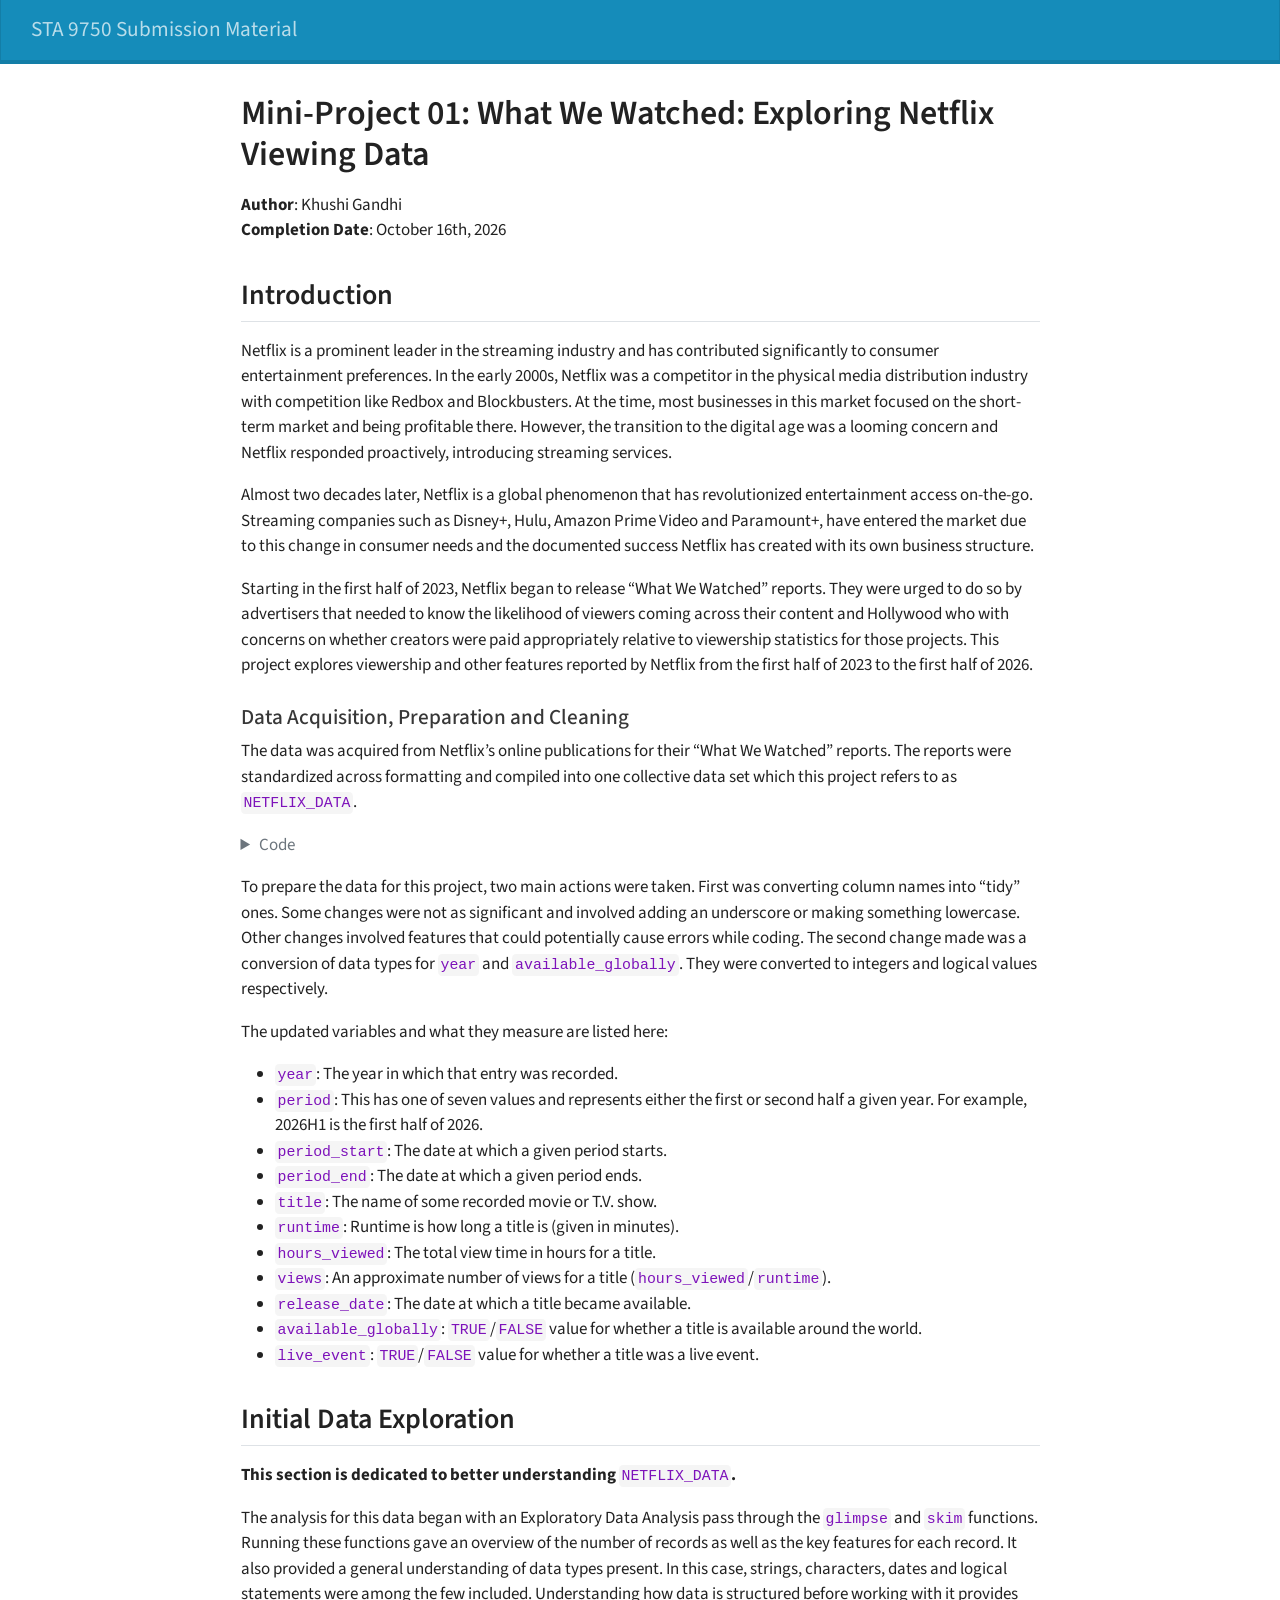
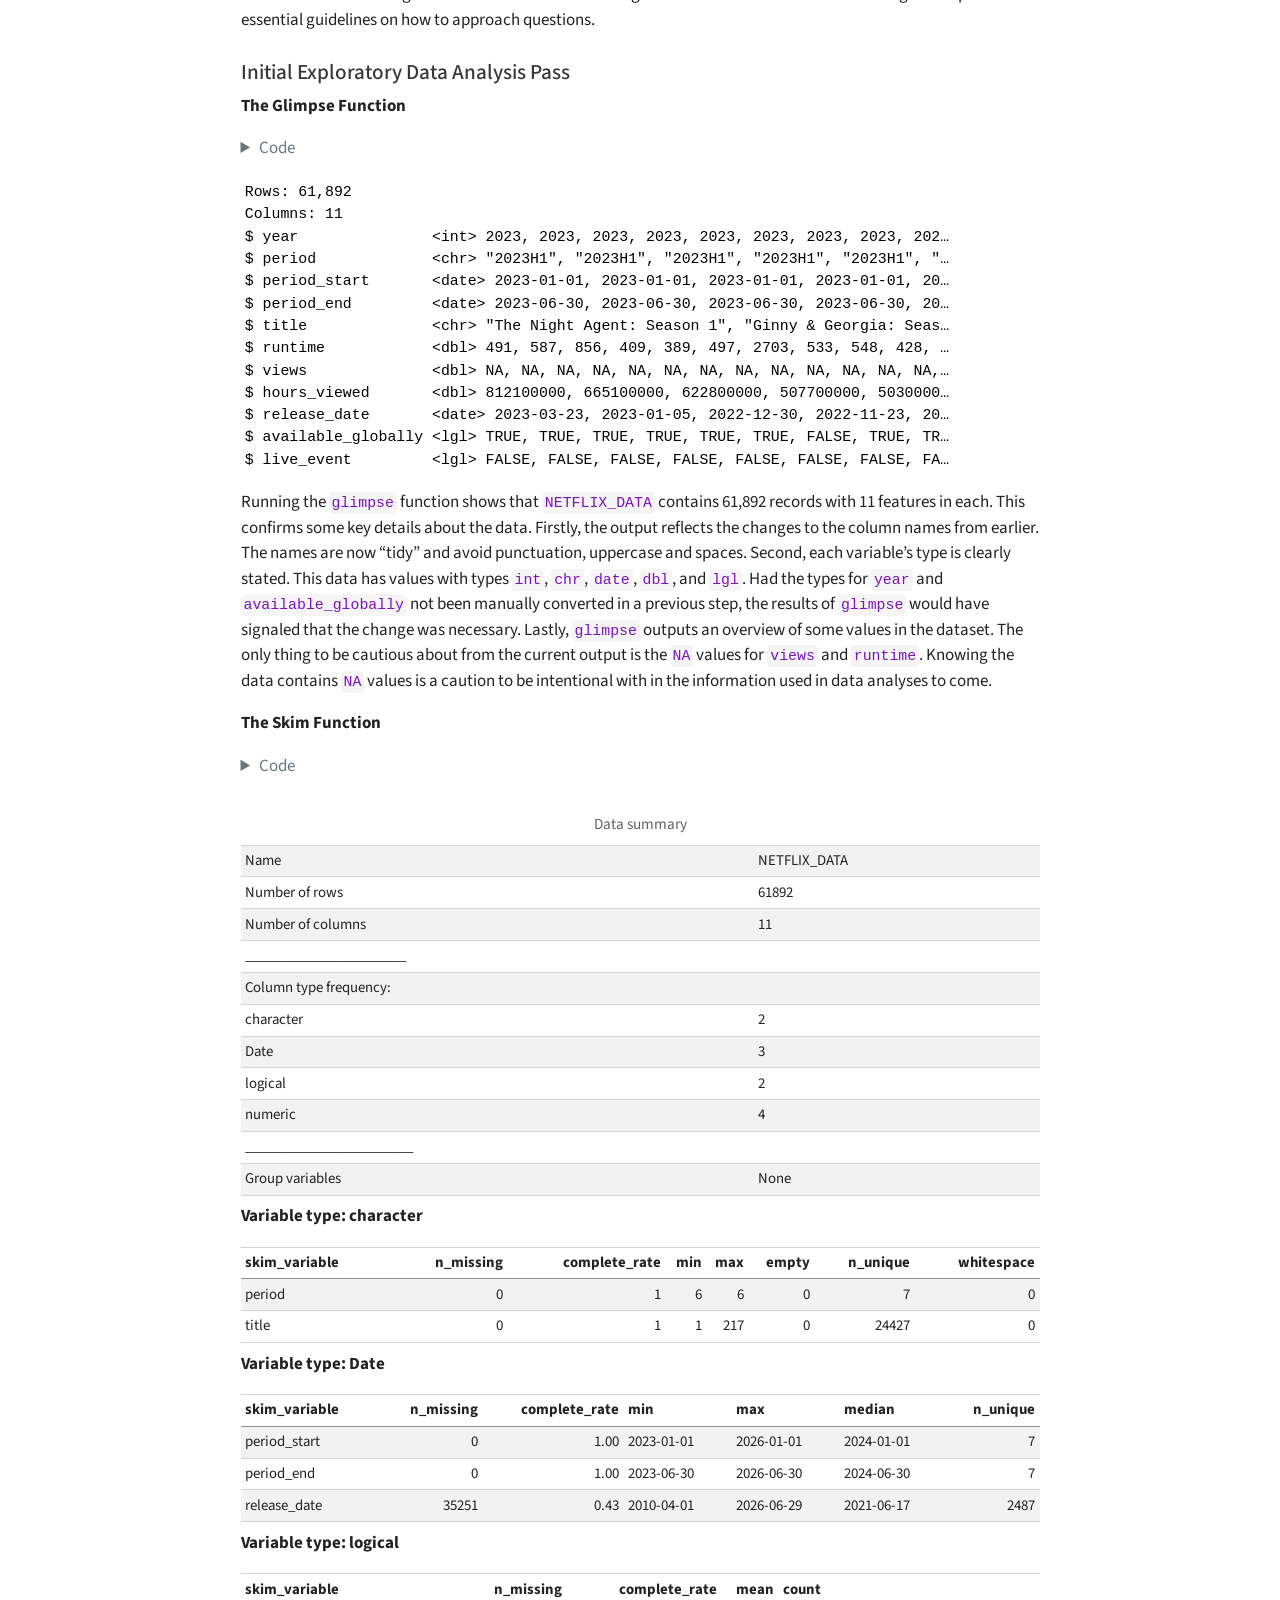
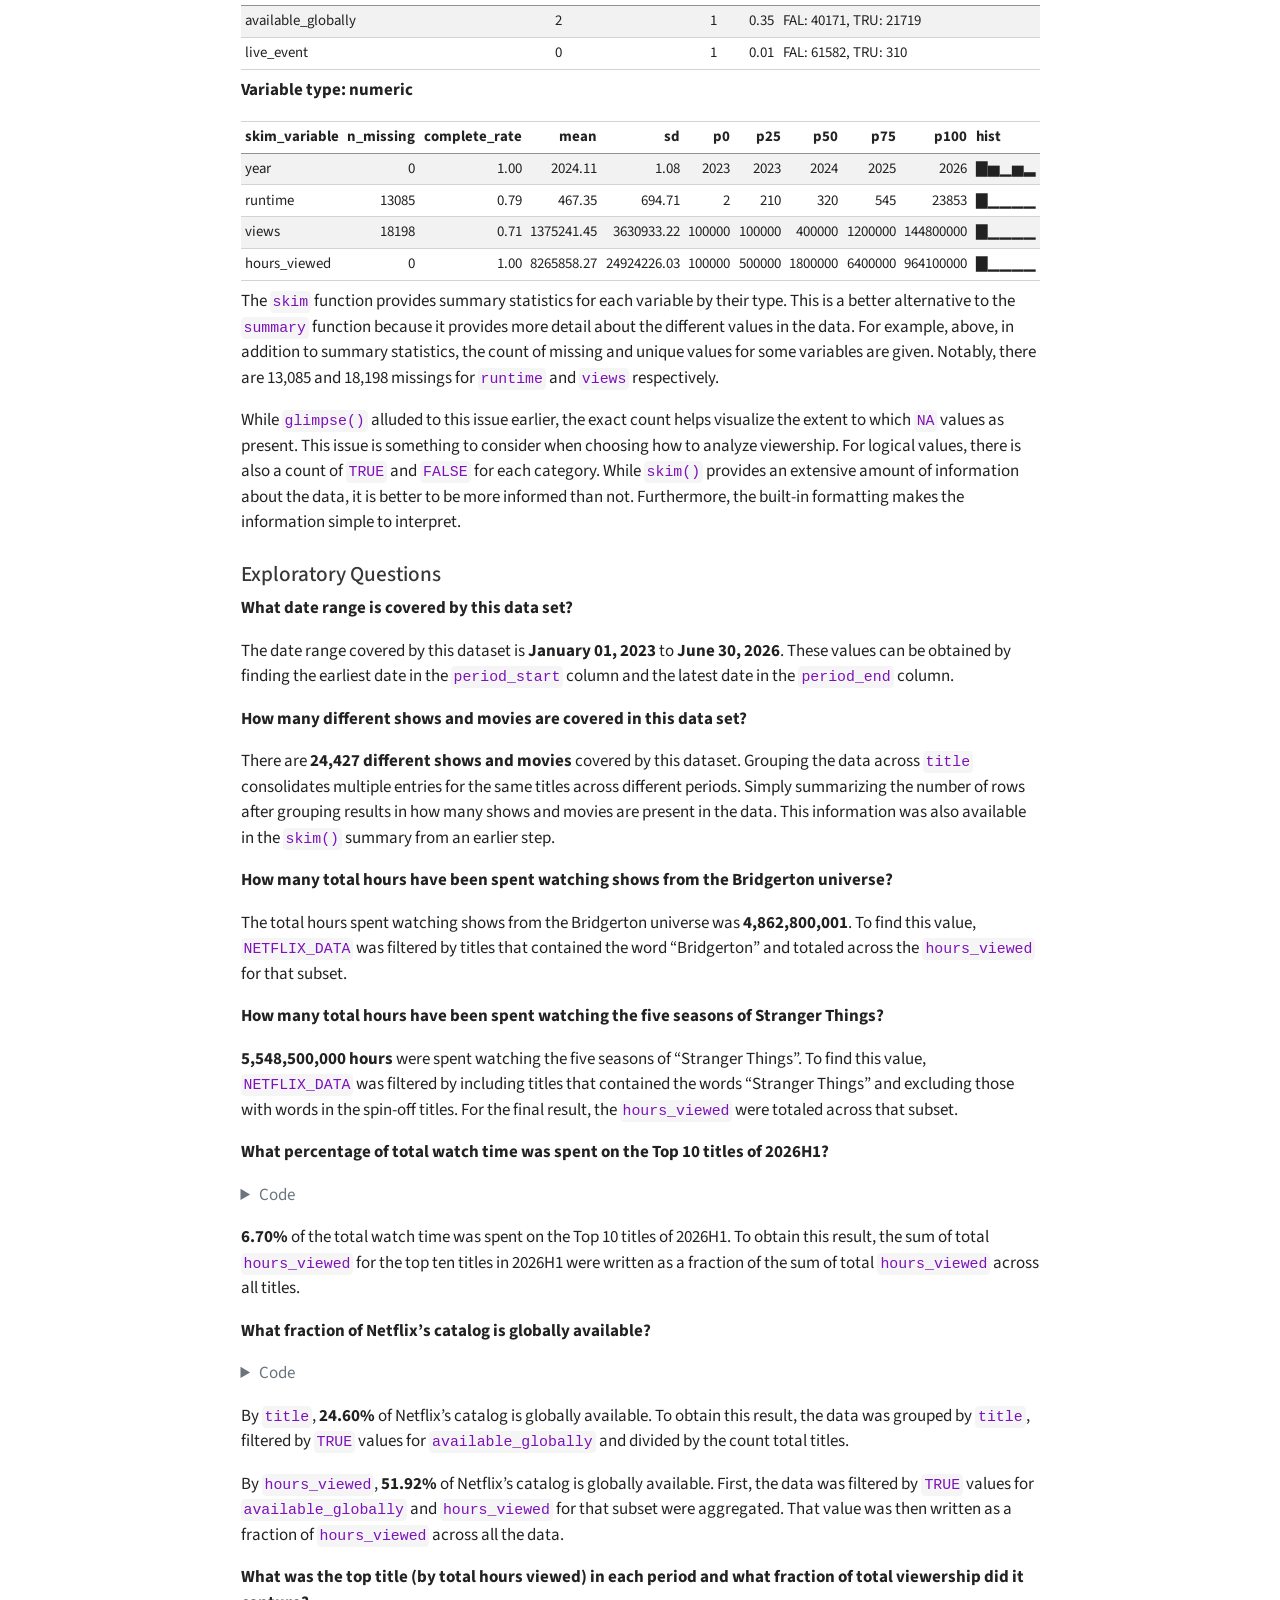
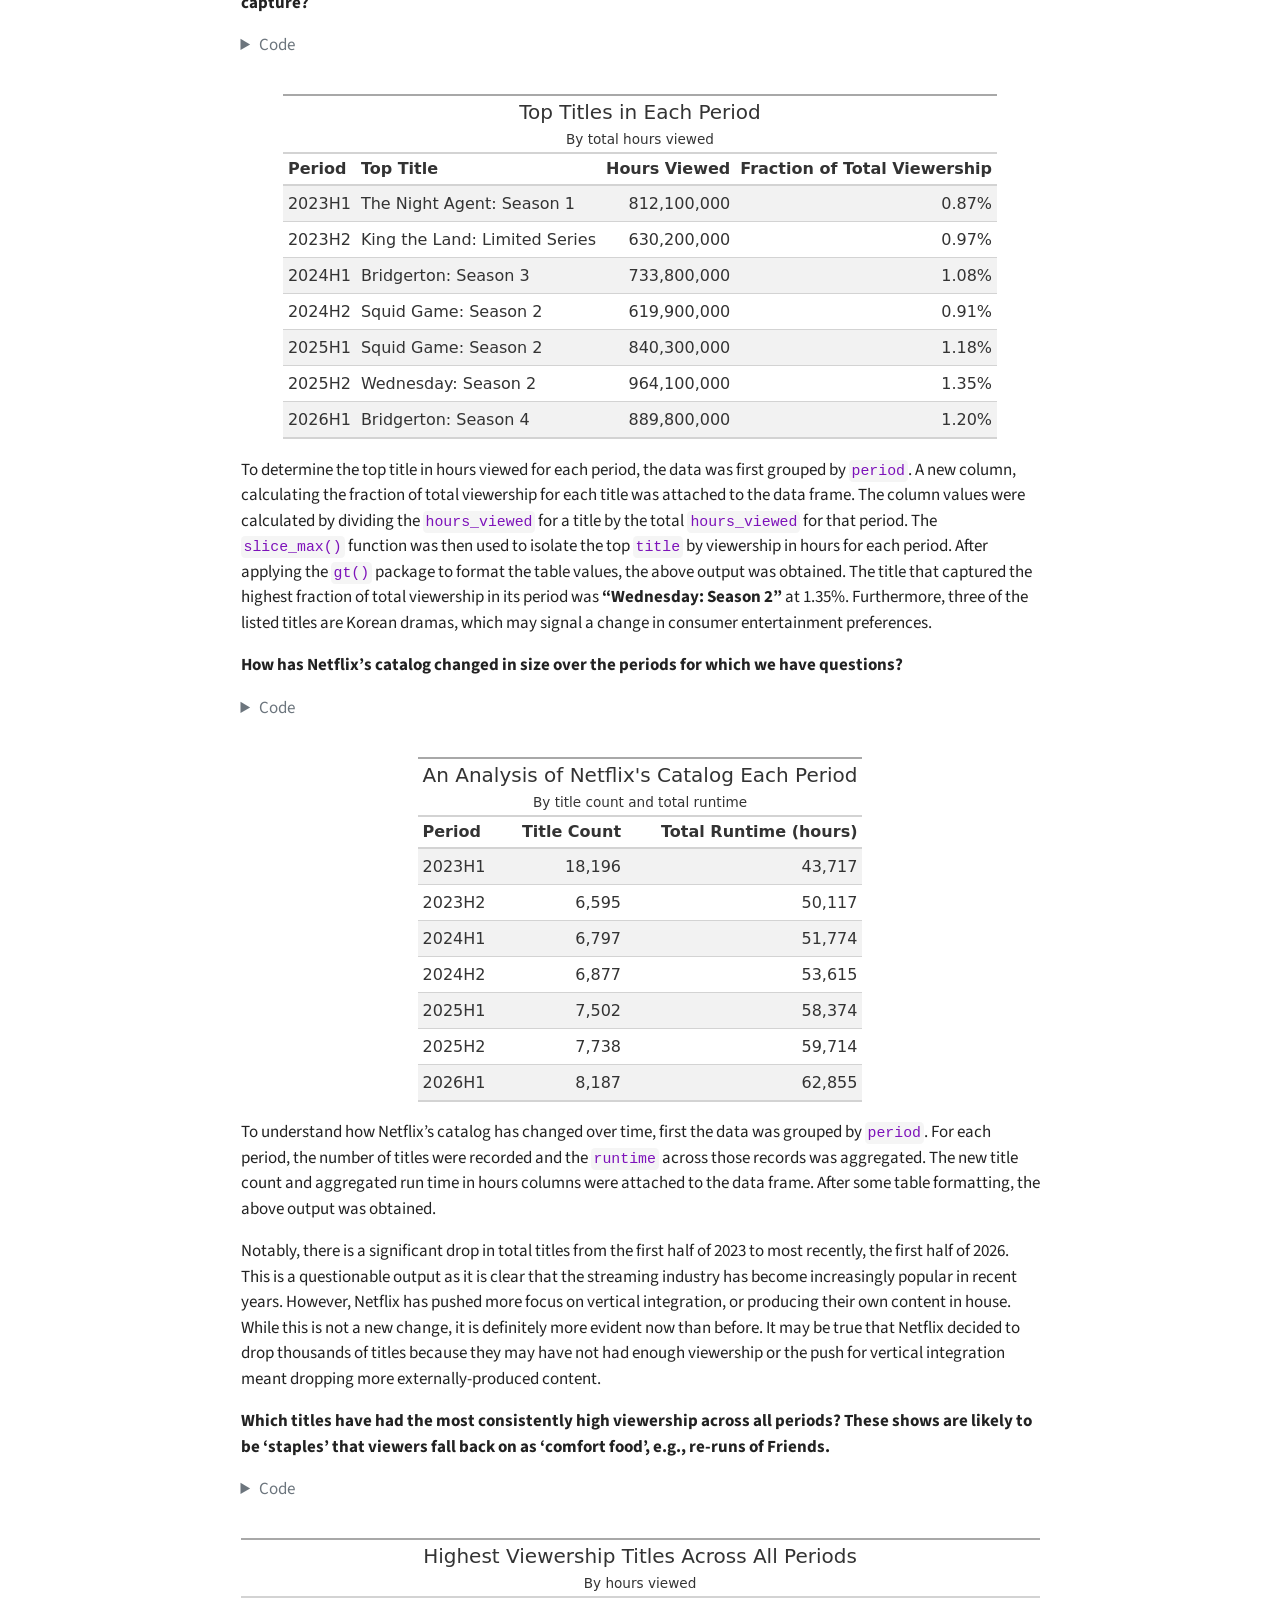
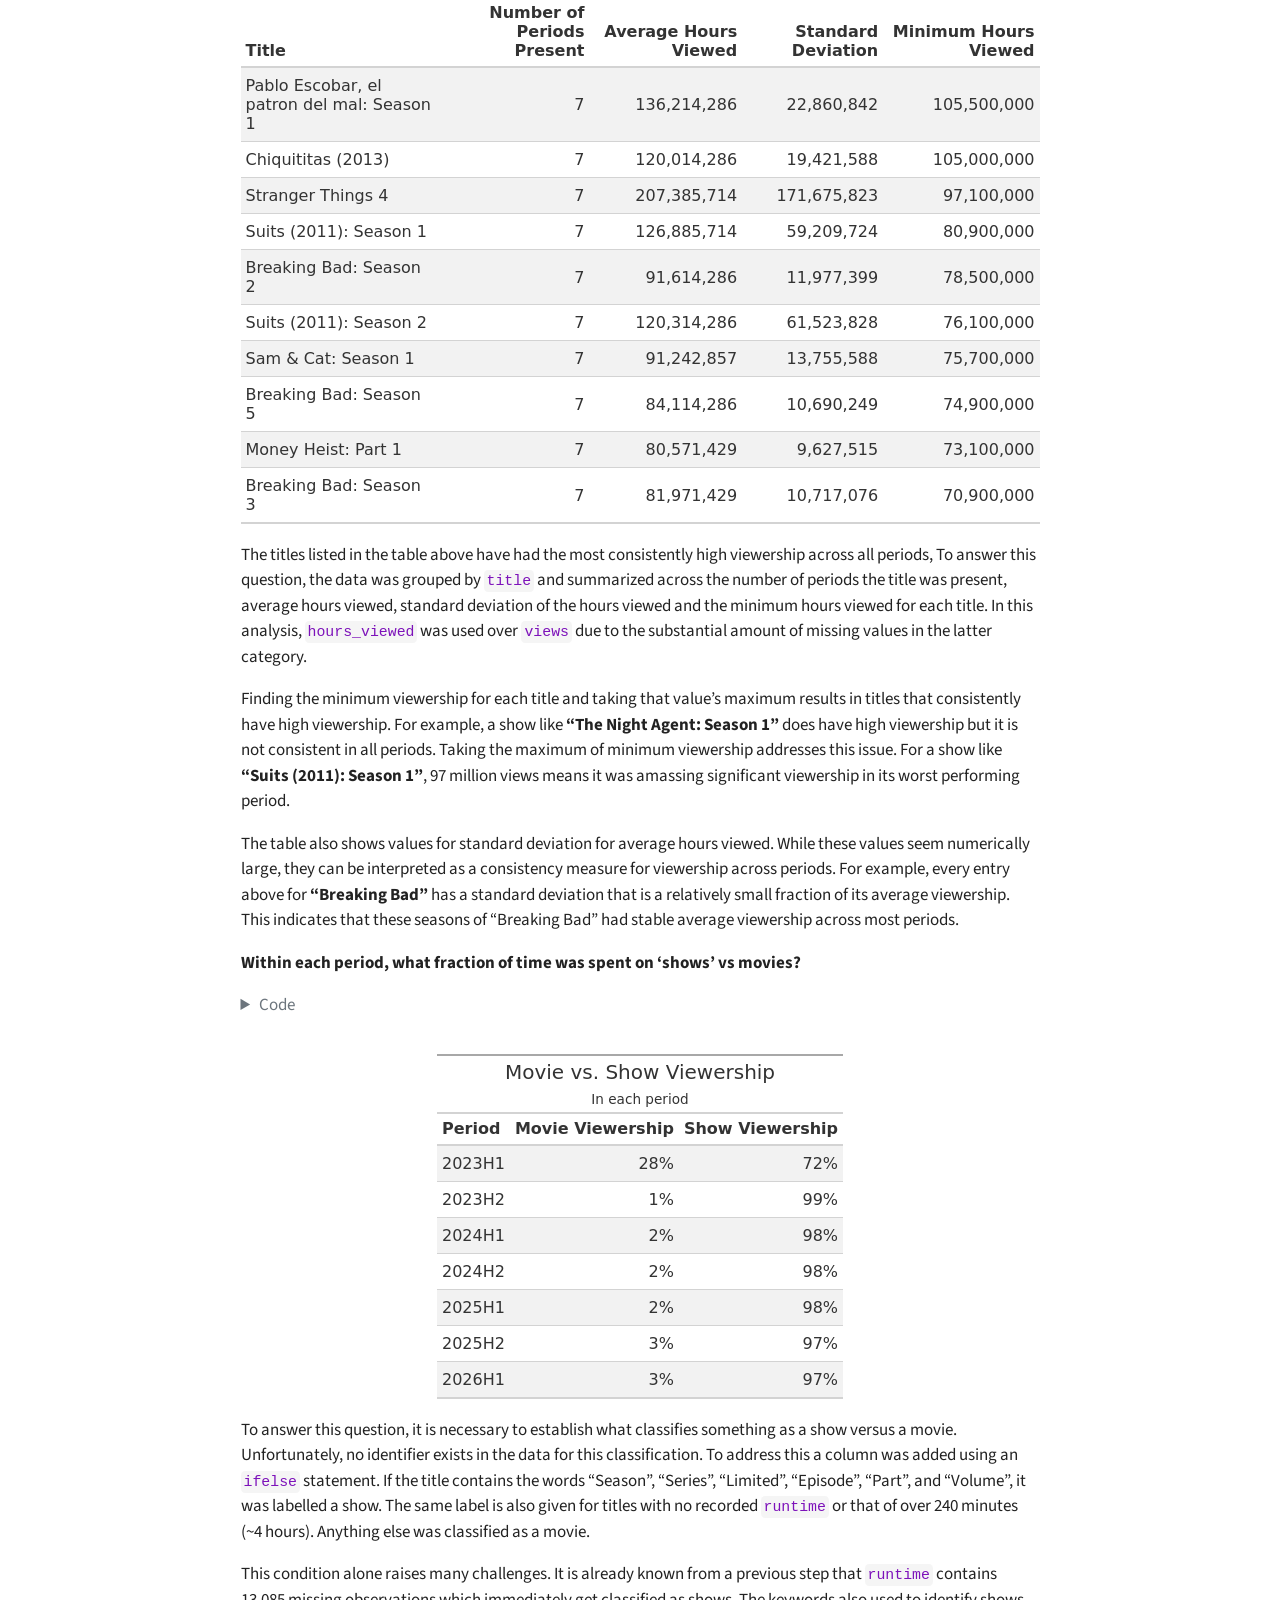
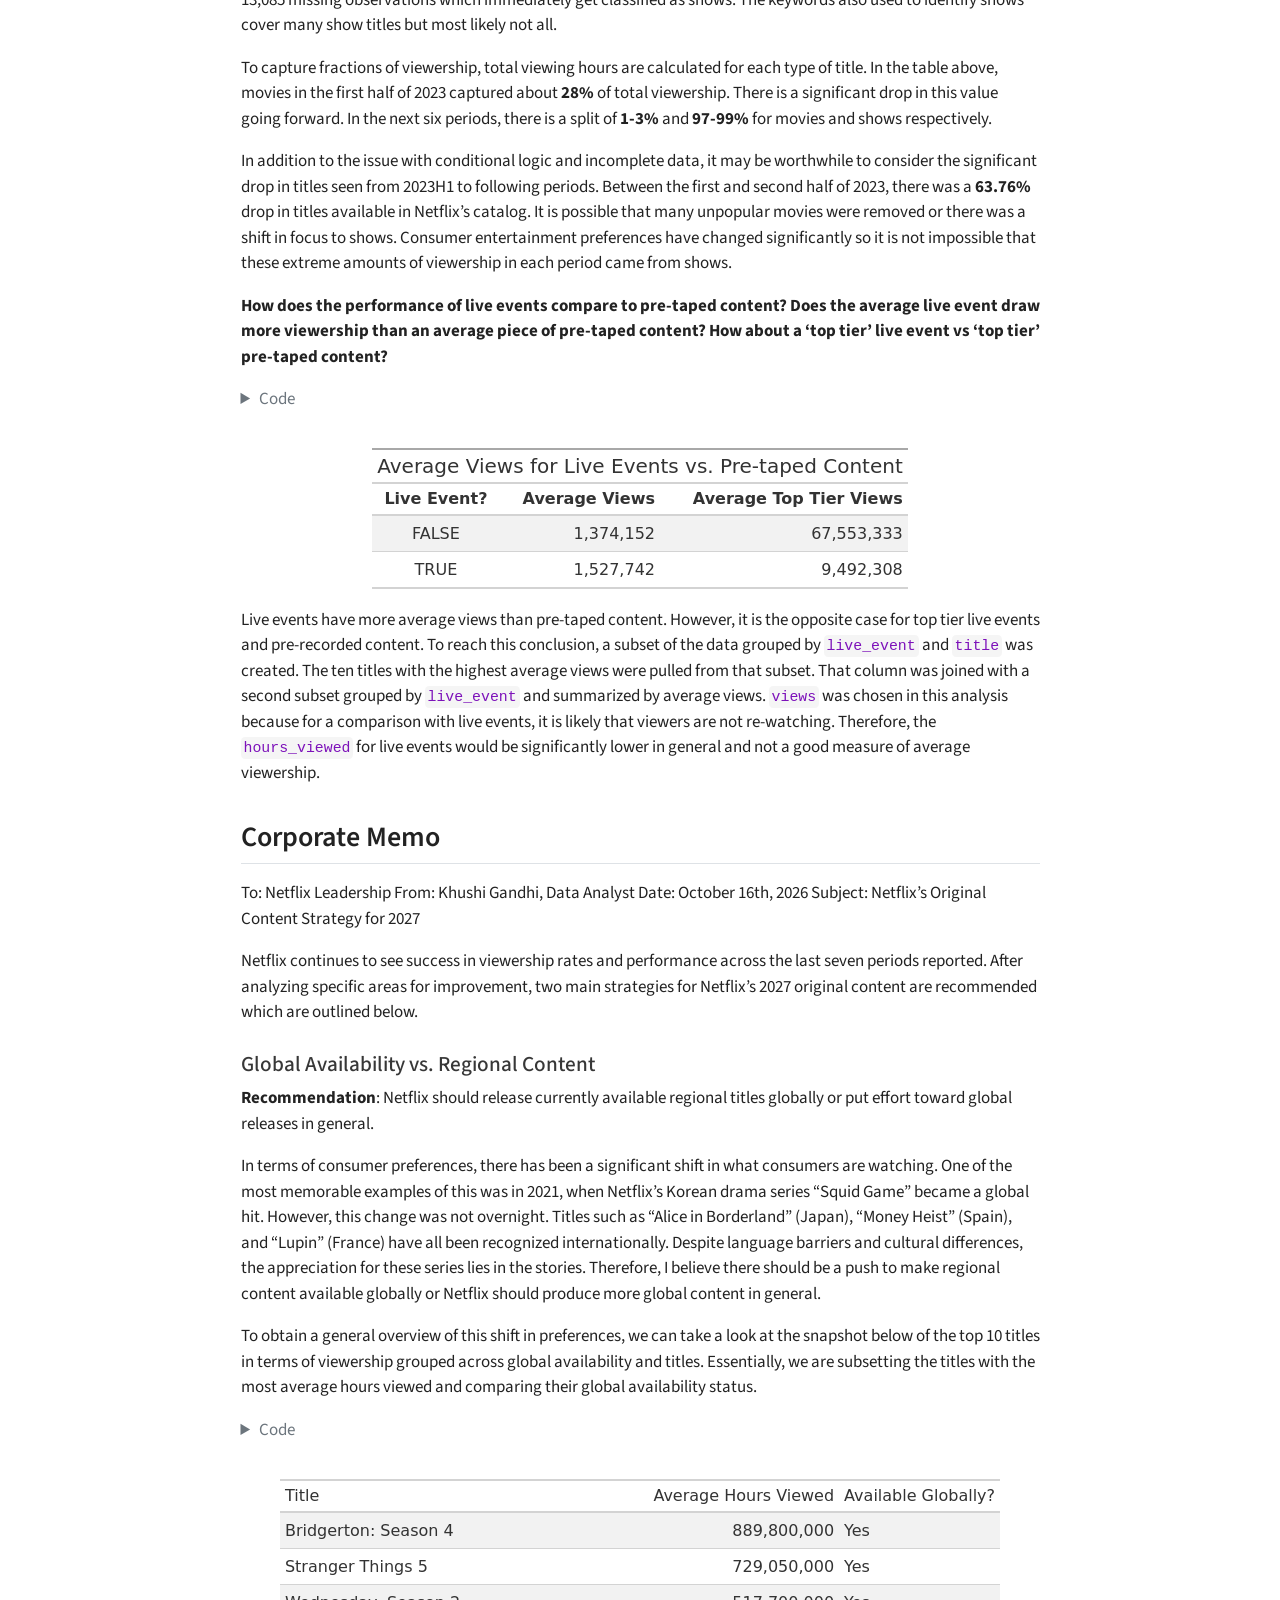
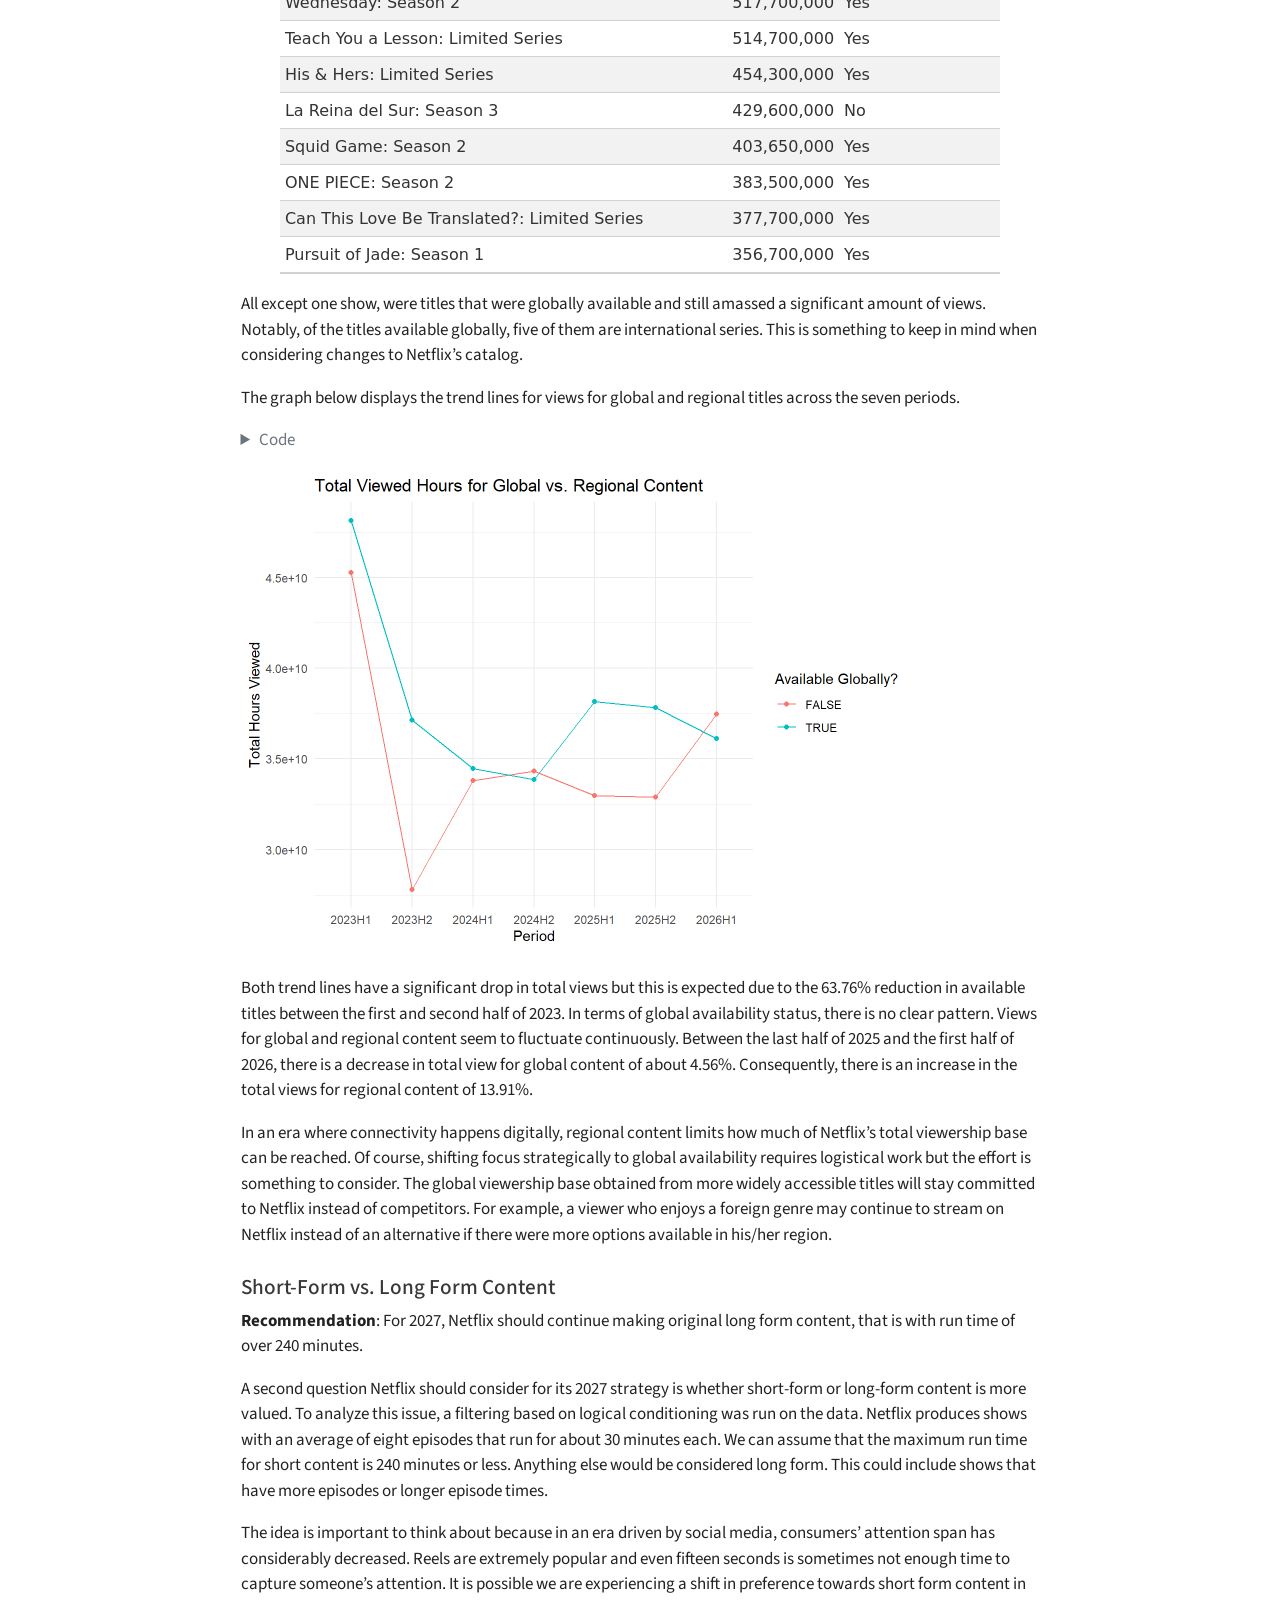
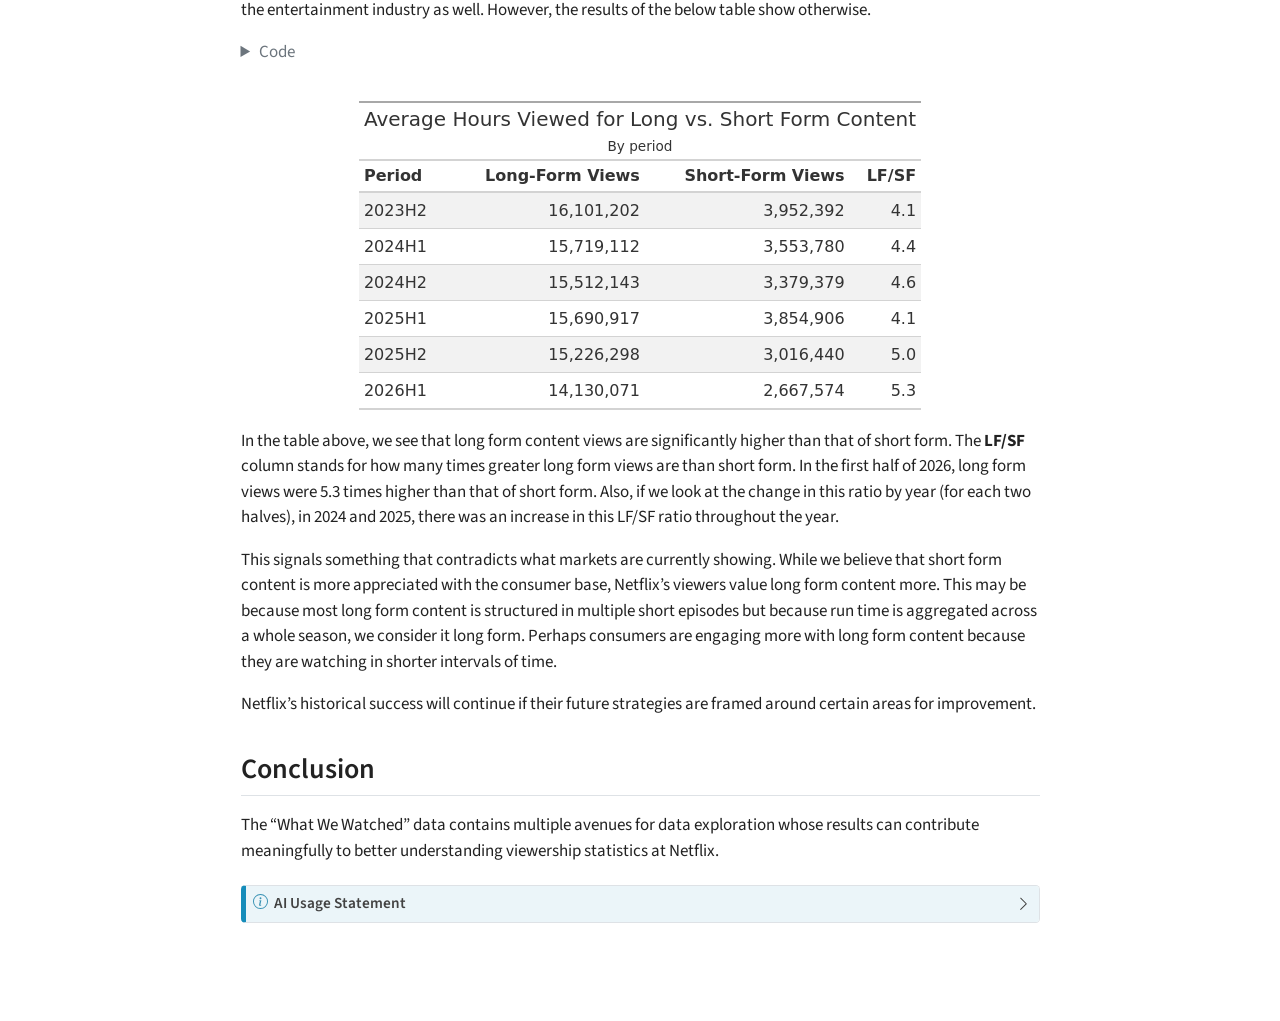
<file: docs/mp01.html>
<!DOCTYPE html>
<html xmlns="http://www.w3.org/1999/xhtml" lang="en" xml:lang="en"><head>

<meta charset="utf-8">
<meta name="generator" content="quarto-1.10.18">

<meta name="viewport" content="width=device-width, initial-scale=1.0, user-scalable=yes">


<title>Mini-Project 01: What We Watched: Exploring Netflix Viewing Data – STA 9750 Submission Material</title>
<style>
/* Default styles provided by pandoc.
** See https://pandoc.org/MANUAL.html#variables-for-html for config info.
*/
span.smallcaps{font-variant: small-caps;}
div.columns{display: flex; gap: 1.5em;}
div.column{flex: auto;}
@media screen {
div.columns{gap: min(4vw, 1.5em);}
div.column{overflow-x: auto;}
}
div.hanging-indent{margin-left: 1.5em; text-indent: -1.5em;}
ul.task-list{list-style: none;}
ul.task-list li input[type="checkbox"] {
  width: 0.8em;
  margin: 0 0.8em 0.2em -1em; /* quarto-specific, see https://github.com/quarto-dev/quarto-cli/issues/4556 */ 
  vertical-align: middle;
}
/* CSS for syntax highlighting */
html { -webkit-text-size-adjust: 100%; }
pre > code.sourceCode { white-space: pre; position: relative; }
pre > code.sourceCode > span { display: inline-block; line-height: 1.25; }
pre > code.sourceCode > span:empty { height: 1.2em; }
.sourceCode { overflow: visible; }
code.sourceCode > span { color: inherit; text-decoration: inherit; }
div.sourceCode { margin: 1em 0; }
pre.sourceCode { margin: 0; }
@media screen {
div.sourceCode { overflow: auto; }
}
@media print {
pre > code.sourceCode { white-space: pre-wrap; }
pre > code.sourceCode > span { text-indent: -5em; padding-left: 5em; }
}
pre.numberSource code
  { counter-reset: source-line 0; }
pre.numberSource code > span
  { position: relative; left: -4em; counter-increment: source-line; }
pre.numberSource code > span > a:first-child::before
  { content: counter(source-line);
    position: relative; left: -1em; text-align: right; vertical-align: baseline;
    border: none; display: inline-block;
    -webkit-touch-callout: none; -webkit-user-select: none;
    -khtml-user-select: none; -moz-user-select: none;
    -ms-user-select: none; user-select: none;
    padding: 0 4px; width: 4em;
  }
pre.numberSource { margin-left: 3em;  padding-left: 4px; }
div.sourceCode
  {   }
@media screen {
pre > code.sourceCode > span > a:first-child::before { text-decoration: underline; }
}
</style>


<script src="site_libs/quarto-nav/quarto-nav.js"></script>
<script src="site_libs/quarto-nav/headroom.min.js"></script>
<script src="site_libs/clipboard/clipboard.min.js"></script>
<script src="site_libs/quarto-search/autocomplete.umd.js"></script>
<script src="site_libs/quarto-search/fuse.min.js"></script>
<script src="site_libs/quarto-search/quarto-search.js"></script>
<meta name="quarto:offset" content="./">
<script src="site_libs/quarto-html/quarto.js" type="module"></script>
<script src="site_libs/quarto-html/tabsets/tabsets.js" type="module"></script>
<script src="site_libs/quarto-html/popper.min.js"></script>
<script src="site_libs/quarto-html/tippy.umd.min.js"></script>
<script src="site_libs/quarto-html/anchor.min.js"></script>
<link href="site_libs/quarto-html/tippy.css" rel="stylesheet">
<link href="site_libs/quarto-html/quarto-syntax-highlighting-64a204ab8560d761af7679ceaba22944.css" rel="stylesheet" id="quarto-text-highlighting-styles">
<script src="site_libs/bootstrap/bootstrap.min.js"></script>
<link href="site_libs/bootstrap/bootstrap-icons.css" rel="stylesheet">
<link href="site_libs/bootstrap/bootstrap-d8647612971f28d0d73e6323d349ddcf.min.css" rel="stylesheet" append-hash="true" id="quarto-bootstrap" data-mode="light">
<script id="quarto-search-options" type="application/json">{
  "location": "navbar",
  "copy-button": false,
  "collapse-after": 3,
  "panel-placement": "end",
  "type": "overlay",
  "limit": 50,
  "keyboard-shortcut": [
    "f",
    "/",
    "s"
  ],
  "show-item-context": false,
  "language": {
    "search-no-results-text": "No results",
    "search-matching-documents-text": "matching documents",
    "search-copy-link-title": "Copy link to search",
    "search-hide-matches-text": "Hide additional matches",
    "search-more-match-text": "more match in this document",
    "search-more-matches-text": "more matches in this document",
    "search-clear-button-title": "Clear",
    "search-text-placeholder": "",
    "search-detached-cancel-button-title": "Cancel",
    "search-submit-button-title": "Submit",
    "search-label": "Search"
  }
}</script>


</head>

<body class="nav-fixed fullcontent quarto-light">

<div id="quarto-search-results"></div>
  <header id="quarto-header" class="headroom fixed-top">
    <nav class="navbar navbar-expand-lg " data-bs-theme="dark">
      <div class="navbar-container container-fluid">
      <div class="navbar-brand-container mx-auto">
    <a class="navbar-brand" href="./index.html">
    <span class="navbar-title">STA 9750 Submission Material</span>
    </a>
  </div>
        <div class="quarto-navbar-tools tools-end">
</div>
      </div> <!-- /container-fluid -->
    </nav>
</header>
<!-- content -->
<div id="quarto-content" class="quarto-container page-columns page-rows-contents page-layout-article page-navbar">
<!-- sidebar -->
<!-- margin-sidebar -->
    
<!-- main -->
<main class="content" id="quarto-document-content">

<header id="title-block-header" class="quarto-title-block default">
<div class="quarto-title">
<h1 class="title">Mini-Project 01: What We Watched: Exploring Netflix Viewing Data</h1>
</div>



<div class="quarto-title-meta">

    
  
    
  </div>
  


</header>


<p><strong>Author</strong>: Khushi Gandhi<br>
<strong>Completion Date</strong>: October 16th, 2026</p>
<section id="introduction" class="level2">
<h2 class="anchored" data-anchor-id="introduction">Introduction</h2>
<p>Netflix is a prominent leader in the streaming industry and has contributed significantly to consumer entertainment preferences. In the early 2000s, Netflix was a competitor in the physical media distribution industry with competition like Redbox and Blockbusters. At the time, most businesses in this market focused on the short-term market and being profitable there. However, the transition to the digital age was a looming concern and Netflix responded proactively, introducing streaming services.</p>
<p>Almost two decades later, Netflix is a global phenomenon that has revolutionized entertainment access on-the-go. Streaming companies such as Disney+, Hulu, Amazon Prime Video and Paramount+, have entered the market due to this change in consumer needs and the documented success Netflix has created with its own business structure.</p>
<p>Starting in the first half of 2023, Netflix began to release “What We Watched” reports. They were urged to do so by advertisers that needed to know the likelihood of viewers coming across their content and Hollywood who with concerns on whether creators were paid appropriately relative to viewership statistics for those projects. This project explores viewership and other features reported by Netflix from the first half of 2023 to the first half of 2026.</p>
<section id="data-acquisition-preparation-and-cleaning" class="level4">
<h4 class="anchored" data-anchor-id="data-acquisition-preparation-and-cleaning">Data Acquisition, Preparation and Cleaning</h4>
<p>The data was acquired from Netflix’s online publications for their “What We Watched” reports. The reports were standardized across formatting and compiled into one collective data set which this project refers to as <code>NETFLIX_DATA</code>.</p>
<div class="cell">
<details class="code-fold">
<summary>Code</summary>
<div class="code-copy-outer-scaffold"><div class="sourceCode cell-code" id="cb1"><pre class="sourceCode r code-with-copy"><code class="sourceCode r"><span id="cb1-1"><a href="#cb1-1" aria-hidden="true" tabindex="-1"></a><span class="co">#' Acquire Netflix What We Watched Reports</span></span>
<span id="cb1-2"><a href="#cb1-2" aria-hidden="true" tabindex="-1"></a><span class="co">#' </span></span>
<span id="cb1-3"><a href="#cb1-3" aria-hidden="true" tabindex="-1"></a><span class="co">#' This function will acquire and standardize all data for MP#01</span></span>
<span id="cb1-4"><a href="#cb1-4" aria-hidden="true" tabindex="-1"></a><span class="co">#' from Netflix. Because Netflix hosts the data files behind a CDN, we</span></span>
<span id="cb1-5"><a href="#cb1-5" aria-hidden="true" tabindex="-1"></a><span class="co">#' are accessing the release pages and automatically extracting links to the</span></span>
<span id="cb1-6"><a href="#cb1-6" aria-hidden="true" tabindex="-1"></a><span class="co">#' relevant files (with CDN hash). </span></span>
<span id="cb1-7"><a href="#cb1-7" aria-hidden="true" tabindex="-1"></a><span class="co">#' </span></span>
<span id="cb1-8"><a href="#cb1-8" aria-hidden="true" tabindex="-1"></a><span class="co">#' After import, files are stacked vertically and some basic cleaning is</span></span>
<span id="cb1-9"><a href="#cb1-9" aria-hidden="true" tabindex="-1"></a><span class="co">#' performed. </span></span>
<span id="cb1-10"><a href="#cb1-10" aria-hidden="true" tabindex="-1"></a>load_netflix_data <span class="ot">&lt;-</span> <span class="cf">function</span>(){</span>
<span id="cb1-11"><a href="#cb1-11" aria-hidden="true" tabindex="-1"></a>  <span class="co"># Note to students: Make sure you have installed the tidyverse and fs packages</span></span>
<span id="cb1-12"><a href="#cb1-12" aria-hidden="true" tabindex="-1"></a>  <span class="co">#                   before beginning this assignment. If you aren't sure,</span></span>
<span id="cb1-13"><a href="#cb1-13" aria-hidden="true" tabindex="-1"></a>  <span class="co">#                   simply run `library(tidyverse)` at your R Console and, if</span></span>
<span id="cb1-14"><a href="#cb1-14" aria-hidden="true" tabindex="-1"></a>  <span class="co">#                   you don't see an error message, `tidyverse` has been </span></span>
<span id="cb1-15"><a href="#cb1-15" aria-hidden="true" tabindex="-1"></a>  <span class="co">#                   installed. (Same for `fs`) If you still need to install</span></span>
<span id="cb1-16"><a href="#cb1-16" aria-hidden="true" tabindex="-1"></a>  <span class="co">#                   either package, use the `install.packages` function as </span></span>
<span id="cb1-17"><a href="#cb1-17" aria-hidden="true" tabindex="-1"></a>  <span class="co">#                   demonstrated in class.</span></span>
<span id="cb1-18"><a href="#cb1-18" aria-hidden="true" tabindex="-1"></a>  <span class="fu">library</span>(tidyverse)</span>
<span id="cb1-19"><a href="#cb1-19" aria-hidden="true" tabindex="-1"></a>  <span class="fu">library</span>(rvest)</span>
<span id="cb1-20"><a href="#cb1-20" aria-hidden="true" tabindex="-1"></a>  <span class="fu">library</span>(readxl)</span>
<span id="cb1-21"><a href="#cb1-21" aria-hidden="true" tabindex="-1"></a>  <span class="fu">library</span>(fs)</span>
<span id="cb1-22"><a href="#cb1-22" aria-hidden="true" tabindex="-1"></a>  </span>
<span id="cb1-23"><a href="#cb1-23" aria-hidden="true" tabindex="-1"></a>  data_dir <span class="ot">&lt;-</span> <span class="fu">path</span>(<span class="st">"data"</span>, <span class="st">"mp01"</span>)</span>
<span id="cb1-24"><a href="#cb1-24" aria-hidden="true" tabindex="-1"></a>    </span>
<span id="cb1-25"><a href="#cb1-25" aria-hidden="true" tabindex="-1"></a>  <span class="cf">if</span>(<span class="sc">!</span><span class="fu">dir_exists</span>(data_dir)){</span>
<span id="cb1-26"><a href="#cb1-26" aria-hidden="true" tabindex="-1"></a>    <span class="fu">dir_create</span>(data_dir, <span class="at">showWarnings=</span><span class="cn">FALSE</span>, <span class="at">recurse=</span><span class="cn">TRUE</span>)</span>
<span id="cb1-27"><a href="#cb1-27" aria-hidden="true" tabindex="-1"></a>  }</span>
<span id="cb1-28"><a href="#cb1-28" aria-hidden="true" tabindex="-1"></a>  </span>
<span id="cb1-29"><a href="#cb1-29" aria-hidden="true" tabindex="-1"></a>  NETFLIX_URLS <span class="ot">&lt;-</span> <span class="fu">list</span>(</span>
<span id="cb1-30"><a href="#cb1-30" aria-hidden="true" tabindex="-1"></a>    <span class="st">`</span><span class="at">2023H1</span><span class="st">`</span> <span class="ot">=</span> <span class="st">"https://about.netflix.com/news/what-we-watched-a-netflix-engagement-report"</span>,</span>
<span id="cb1-31"><a href="#cb1-31" aria-hidden="true" tabindex="-1"></a>    <span class="st">`</span><span class="at">2023H2</span><span class="st">`</span> <span class="ot">=</span> <span class="st">"https://about.netflix.com/news/what-we-watched-the-second-half-of-2023"</span>,</span>
<span id="cb1-32"><a href="#cb1-32" aria-hidden="true" tabindex="-1"></a>    <span class="st">`</span><span class="at">2024H1</span><span class="st">`</span> <span class="ot">=</span> <span class="st">"https://about.netflix.com/news/what-we-watched-the-first-half-of-2024"</span>,</span>
<span id="cb1-33"><a href="#cb1-33" aria-hidden="true" tabindex="-1"></a>    <span class="st">`</span><span class="at">2024H2</span><span class="st">`</span> <span class="ot">=</span> <span class="st">"https://about.netflix.com/news/what-we-watched-the-second-half-of-2024"</span>,</span>
<span id="cb1-34"><a href="#cb1-34" aria-hidden="true" tabindex="-1"></a>    <span class="st">`</span><span class="at">2025H1</span><span class="st">`</span> <span class="ot">=</span> <span class="st">"https://about.netflix.com/news/what-we-watched-the-first-half-of-2025"</span>,</span>
<span id="cb1-35"><a href="#cb1-35" aria-hidden="true" tabindex="-1"></a>    <span class="st">`</span><span class="at">2025H2</span><span class="st">`</span> <span class="ot">=</span> <span class="st">"https://about.netflix.com/news/what-we-watched-the-second-half-of-2025"</span>,</span>
<span id="cb1-36"><a href="#cb1-36" aria-hidden="true" tabindex="-1"></a>    <span class="st">`</span><span class="at">2026H1</span><span class="st">`</span> <span class="ot">=</span> <span class="st">"https://about.netflix.com/news/what-we-watched-the-first-half-of-2026"</span></span>
<span id="cb1-37"><a href="#cb1-37" aria-hidden="true" tabindex="-1"></a>  )</span>
<span id="cb1-38"><a href="#cb1-38" aria-hidden="true" tabindex="-1"></a>  </span>
<span id="cb1-39"><a href="#cb1-39" aria-hidden="true" tabindex="-1"></a>  download_if_needed <span class="ot">&lt;-</span> <span class="cf">function</span>(url, local){</span>
<span id="cb1-40"><a href="#cb1-40" aria-hidden="true" tabindex="-1"></a>    <span class="cf">if</span>(<span class="sc">!</span><span class="fu">file_exists</span>(local)){</span>
<span id="cb1-41"><a href="#cb1-41" aria-hidden="true" tabindex="-1"></a>      <span class="fu">download.file</span>(url, local, <span class="at">quiet =</span> <span class="cn">TRUE</span>, <span class="at">mode =</span> <span class="st">"wb"</span>)</span>
<span id="cb1-42"><a href="#cb1-42" aria-hidden="true" tabindex="-1"></a>    }</span>
<span id="cb1-43"><a href="#cb1-43" aria-hidden="true" tabindex="-1"></a>    </span>
<span id="cb1-44"><a href="#cb1-44" aria-hidden="true" tabindex="-1"></a>    <span class="fu">return</span>(local)</span>
<span id="cb1-45"><a href="#cb1-45" aria-hidden="true" tabindex="-1"></a>  }</span>
<span id="cb1-46"><a href="#cb1-46" aria-hidden="true" tabindex="-1"></a>    </span>
<span id="cb1-47"><a href="#cb1-47" aria-hidden="true" tabindex="-1"></a>  NETFLIX_URLS <span class="sc">|&gt;</span> </span>
<span id="cb1-48"><a href="#cb1-48" aria-hidden="true" tabindex="-1"></a>    <span class="fu">map</span>(read_html) <span class="sc">|&gt;</span> </span>
<span id="cb1-49"><a href="#cb1-49" aria-hidden="true" tabindex="-1"></a>    <span class="fu">map</span>(html_element, <span class="at">xpath =</span> <span class="st">"//a[contains(@href, '.xlsx')]"</span>) <span class="sc">|&gt;</span> </span>
<span id="cb1-50"><a href="#cb1-50" aria-hidden="true" tabindex="-1"></a>    <span class="fu">map_chr</span>(html_attr, <span class="st">"href"</span>) <span class="sc">|&gt;</span> </span>
<span id="cb1-51"><a href="#cb1-51" aria-hidden="true" tabindex="-1"></a>    <span class="fu">enframe</span>(<span class="st">"period"</span>, <span class="st">"url"</span>) <span class="sc">|&gt;</span> </span>
<span id="cb1-52"><a href="#cb1-52" aria-hidden="true" tabindex="-1"></a>   <span class="fu">mutate</span>(<span class="at">path =</span> <span class="fu">path</span>(data_dir, <span class="fu">paste0</span>(period, <span class="st">".xlsx"</span>)), </span>
<span id="cb1-53"><a href="#cb1-53" aria-hidden="true" tabindex="-1"></a>          <span class="at">path =</span> <span class="fu">map2</span>(url, path, download_if_needed), </span>
<span id="cb1-54"><a href="#cb1-54" aria-hidden="true" tabindex="-1"></a>          <span class="at">data =</span> <span class="fu">map</span>(path, read_excel, <span class="at">skip=</span><span class="dv">3</span>, <span class="at">na=</span><span class="st">"*"</span>), </span>
<span id="cb1-55"><a href="#cb1-55" aria-hidden="true" tabindex="-1"></a>          <span class="at">data =</span> <span class="fu">map</span>(data, \(x) x <span class="sc">|&gt;</span> <span class="fu">mutate</span>(<span class="st">`</span><span class="at">Release Date</span><span class="st">`</span> <span class="ot">=</span> <span class="fu">as.Date</span>(<span class="st">`</span><span class="at">Release Date</span><span class="st">`</span>)))) <span class="sc">|&gt;</span></span>
<span id="cb1-56"><a href="#cb1-56" aria-hidden="true" tabindex="-1"></a>    <span class="fu">unnest</span>(data) <span class="sc">|&gt;</span> </span>
<span id="cb1-57"><a href="#cb1-57" aria-hidden="true" tabindex="-1"></a>    <span class="fu">select</span>(<span class="sc">-</span>url, <span class="sc">-</span>path) <span class="sc">|&gt;</span> </span>
<span id="cb1-58"><a href="#cb1-58" aria-hidden="true" tabindex="-1"></a>    <span class="fu">mutate</span>(<span class="at">year=</span><span class="fu">str_sub</span>(period, <span class="dv">1</span>, <span class="dv">4</span>), </span>
<span id="cb1-59"><a href="#cb1-59" aria-hidden="true" tabindex="-1"></a>           <span class="at">half=</span><span class="fu">str_sub</span>(period, <span class="at">start=</span><span class="dv">6</span>), </span>
<span id="cb1-60"><a href="#cb1-60" aria-hidden="true" tabindex="-1"></a>           <span class="at">period_start =</span> <span class="fu">make_date</span>(year, <span class="fu">if_else</span>(half<span class="sc">==</span><span class="dv">1</span>, <span class="dv">1</span>, <span class="dv">7</span>), <span class="dv">1</span>), </span>
<span id="cb1-61"><a href="#cb1-61" aria-hidden="true" tabindex="-1"></a>           <span class="at">period_end =</span> <span class="fu">make_date</span>(year, <span class="fu">if_else</span>(half<span class="sc">==</span><span class="dv">1</span>, <span class="dv">6</span>, <span class="dv">12</span>), <span class="fu">if_else</span>(half<span class="sc">==</span><span class="dv">1</span>, <span class="dv">30</span>, <span class="dv">31</span>))) <span class="sc">|&gt;</span> </span>
<span id="cb1-62"><a href="#cb1-62" aria-hidden="true" tabindex="-1"></a>    <span class="fu">filter</span>(<span class="sc">!</span><span class="fu">is.na</span>(<span class="st">`</span><span class="at">Hours Viewed</span><span class="st">`</span>)) <span class="sc">|&gt;</span> </span>
<span id="cb1-63"><a href="#cb1-63" aria-hidden="true" tabindex="-1"></a>    <span class="fu">mutate</span>(<span class="at">live_event =</span> <span class="sc">!</span><span class="fu">is.na</span>(Runtime) <span class="sc">&amp;</span> <span class="fu">str_detect</span>(Runtime, <span class="st">"</span><span class="sc">\\</span><span class="st">d+:</span><span class="sc">\\</span><span class="st">d+</span><span class="sc">\\</span><span class="st">*"</span>), </span>
<span id="cb1-64"><a href="#cb1-64" aria-hidden="true" tabindex="-1"></a>           <span class="at">clean_time =</span> <span class="fu">str_remove</span>(Runtime, <span class="fu">fixed</span>(<span class="st">"*"</span>)),</span>
<span id="cb1-65"><a href="#cb1-65" aria-hidden="true" tabindex="-1"></a>           <span class="at">Runtime =</span> <span class="dv">60</span> <span class="sc">*</span> <span class="fu">hour</span>(<span class="fu">hm</span>(clean_time)) <span class="sc">+</span> <span class="fu">minute</span>(<span class="fu">hm</span>(clean_time))) <span class="sc">|&gt;</span></span>
<span id="cb1-66"><a href="#cb1-66" aria-hidden="true" tabindex="-1"></a>    <span class="fu">select</span>(<span class="sc">-</span>clean_time) <span class="sc">|&gt;</span></span>
<span id="cb1-67"><a href="#cb1-67" aria-hidden="true" tabindex="-1"></a>    <span class="fu">mutate</span>(<span class="at">Runtime =</span> <span class="fu">coalesce</span>(Runtime, <span class="fu">mean</span>(Runtime, <span class="at">na.rm=</span><span class="cn">TRUE</span>)), </span>
<span id="cb1-68"><a href="#cb1-68" aria-hidden="true" tabindex="-1"></a>           <span class="at">.by=</span>Title, </span>
<span id="cb1-69"><a href="#cb1-69" aria-hidden="true" tabindex="-1"></a>           <span class="at">Title =</span> stringi<span class="sc">::</span><span class="fu">stri_trans_general</span>(Title, <span class="st">"Latin-ASCII"</span>),</span>
<span id="cb1-70"><a href="#cb1-70" aria-hidden="true" tabindex="-1"></a>           <span class="at">Title =</span> <span class="fu">str_remove</span>(Title, <span class="st">" // .*"</span>), </span>
<span id="cb1-71"><a href="#cb1-71" aria-hidden="true" tabindex="-1"></a>           <span class="at">Title =</span> <span class="fu">str_remove</span>(Title, <span class="st">"[^[:ascii:]].*"</span>), </span>
<span id="cb1-72"><a href="#cb1-72" aria-hidden="true" tabindex="-1"></a>           <span class="at">Title =</span> <span class="fu">str_trim</span>(Title)) <span class="sc">|&gt;</span></span>
<span id="cb1-73"><a href="#cb1-73" aria-hidden="true" tabindex="-1"></a>    <span class="fu">filter_out</span>(Title <span class="sc">==</span> <span class="st">""</span>) <span class="sc">|&gt;</span></span>
<span id="cb1-74"><a href="#cb1-74" aria-hidden="true" tabindex="-1"></a>    <span class="fu">select</span>(year, </span>
<span id="cb1-75"><a href="#cb1-75" aria-hidden="true" tabindex="-1"></a>           period, </span>
<span id="cb1-76"><a href="#cb1-76" aria-hidden="true" tabindex="-1"></a>           period_start, </span>
<span id="cb1-77"><a href="#cb1-77" aria-hidden="true" tabindex="-1"></a>           period_end, </span>
<span id="cb1-78"><a href="#cb1-78" aria-hidden="true" tabindex="-1"></a>           Title, </span>
<span id="cb1-79"><a href="#cb1-79" aria-hidden="true" tabindex="-1"></a>           <span class="sc">-</span>half, </span>
<span id="cb1-80"><a href="#cb1-80" aria-hidden="true" tabindex="-1"></a>           Runtime, </span>
<span id="cb1-81"><a href="#cb1-81" aria-hidden="true" tabindex="-1"></a>           Views, </span>
<span id="cb1-82"><a href="#cb1-82" aria-hidden="true" tabindex="-1"></a>           <span class="st">`</span><span class="at">Hours Viewed</span><span class="st">`</span>, </span>
<span id="cb1-83"><a href="#cb1-83" aria-hidden="true" tabindex="-1"></a>           <span class="st">`</span><span class="at">Release Date</span><span class="st">`</span>,</span>
<span id="cb1-84"><a href="#cb1-84" aria-hidden="true" tabindex="-1"></a>           <span class="st">`</span><span class="at">Available Globally?</span><span class="st">`</span>, </span>
<span id="cb1-85"><a href="#cb1-85" aria-hidden="true" tabindex="-1"></a>           live_event)</span>
<span id="cb1-86"><a href="#cb1-86" aria-hidden="true" tabindex="-1"></a>}</span>
<span id="cb1-87"><a href="#cb1-87" aria-hidden="true" tabindex="-1"></a></span>
<span id="cb1-88"><a href="#cb1-88" aria-hidden="true" tabindex="-1"></a>NETFLIX_DATA <span class="ot">&lt;-</span> <span class="fu">load_netflix_data</span>() <span class="sc">|&gt;</span> <span class="fu">rename</span>(<span class="at">title =</span> <span class="st">"Title"</span>, <span class="at">runtime =</span> <span class="st">"Runtime"</span>,</span>
<span id="cb1-89"><a href="#cb1-89" aria-hidden="true" tabindex="-1"></a>                                              <span class="at">views =</span> <span class="st">"Views"</span>, <span class="at">hours_viewed =</span> <span class="st">"Hours Viewed"</span>, <span class="at">release_date =</span> <span class="st">"Release Date"</span>, <span class="at">available_globally =</span> <span class="st">"Available Globally?"</span>) <span class="sc">|&gt;</span> <span class="fu">mutate</span>(<span class="at">year =</span> <span class="fu">as.integer</span>(year), <span class="at">available_globally =</span> available_globally <span class="sc">==</span> <span class="st">"Yes"</span>)</span></code></pre></div><button title="Copy to Clipboard" class="code-copy-button"><i class="bi"></i></button></div>
</details>
</div>
<p>To prepare the data for this project, two main actions were taken. First was converting column names into “tidy” ones. Some changes were not as significant and involved adding an underscore or making something lowercase. Other changes involved features that could potentially cause errors while coding. The second change made was a conversion of data types for <code>year</code> and <code>available_globally</code>. They were converted to integers and logical values respectively.</p>
<p>The updated variables and what they measure are listed here:</p>
<ul>
<li><code>year</code>: The year in which that entry was recorded.</li>
<li><code>period</code>: This has one of seven values and represents either the first or second half a given year. For example, 2026H1 is the first half of 2026.</li>
<li><code>period_start</code>: The date at which a given period starts.</li>
<li><code>period_end</code>: The date at which a given period ends.</li>
<li><code>title</code>: The name of some recorded movie or T.V. show.</li>
<li><code>runtime</code>: Runtime is how long a title is (given in minutes).</li>
<li><code>hours_viewed</code>: The total view time in hours for a title.</li>
<li><code>views</code>: An approximate number of views for a title (<code>hours_viewed</code>/<code>runtime</code>).</li>
<li><code>release_date</code>: The date at which a title became available.</li>
<li><code>available_globally</code>: <code>TRUE</code>/<code>FALSE</code> value for whether a title is available around the world.</li>
<li><code>live_event</code>: <code>TRUE</code>/<code>FALSE</code> value for whether a title was a live event.</li>
</ul>
</section>
</section>
<section id="initial-data-exploration" class="level2">
<h2 class="anchored" data-anchor-id="initial-data-exploration">Initial Data Exploration</h2>
<p><strong>This section is dedicated to better understanding <code>NETFLIX_DATA</code>.</strong></p>
<p>The analysis for this data began with an Exploratory Data Analysis pass through the <code>glimpse</code> and <code>skim</code> functions. Running these functions gave an overview of the number of records as well as the key features for each record. It also provided a general understanding of data types present. In this case, strings, characters, dates and logical statements were among the few included. Understanding how data is structured before working with it provides essential guidelines on how to approach questions.</p>
<section id="initial-exploratory-data-analysis-pass" class="level4">
<h4 class="anchored" data-anchor-id="initial-exploratory-data-analysis-pass">Initial Exploratory Data Analysis Pass</h4>
<p><strong>The Glimpse Function</strong></p>
<div class="cell">
<details class="code-fold">
<summary>Code</summary>
<div class="code-copy-outer-scaffold"><div class="sourceCode cell-code" id="cb2"><pre class="sourceCode r code-with-copy"><code class="sourceCode r"><span id="cb2-1"><a href="#cb2-1" aria-hidden="true" tabindex="-1"></a><span class="fu">glimpse</span>(NETFLIX_DATA)</span></code></pre></div><button title="Copy to Clipboard" class="code-copy-button"><i class="bi"></i></button></div>
</details>
<div class="cell-output cell-output-stdout">
<pre><code>Rows: 61,892
Columns: 11
$ year               &lt;int&gt; 2023, 2023, 2023, 2023, 2023, 2023, 2023, 2023, 202…
$ period             &lt;chr&gt; "2023H1", "2023H1", "2023H1", "2023H1", "2023H1", "…
$ period_start       &lt;date&gt; 2023-01-01, 2023-01-01, 2023-01-01, 2023-01-01, 20…
$ period_end         &lt;date&gt; 2023-06-30, 2023-06-30, 2023-06-30, 2023-06-30, 20…
$ title              &lt;chr&gt; "The Night Agent: Season 1", "Ginny &amp; Georgia: Seas…
$ runtime            &lt;dbl&gt; 491, 587, 856, 409, 389, 497, 2703, 533, 548, 428, …
$ views              &lt;dbl&gt; NA, NA, NA, NA, NA, NA, NA, NA, NA, NA, NA, NA, NA,…
$ hours_viewed       &lt;dbl&gt; 812100000, 665100000, 622800000, 507700000, 5030000…
$ release_date       &lt;date&gt; 2023-03-23, 2023-01-05, 2022-12-30, 2022-11-23, 20…
$ available_globally &lt;lgl&gt; TRUE, TRUE, TRUE, TRUE, TRUE, TRUE, FALSE, TRUE, TR…
$ live_event         &lt;lgl&gt; FALSE, FALSE, FALSE, FALSE, FALSE, FALSE, FALSE, FA…</code></pre>
</div>
</div>
<p>Running the <code>glimpse</code> function shows that <code>NETFLIX_DATA</code> contains 61,892 records with 11 features in each. This confirms some key details about the data. Firstly, the output reflects the changes to the column names from earlier. The names are now “tidy” and avoid punctuation, uppercase and spaces. Second, each variable’s type is clearly stated. This data has values with types <code>int</code>, <code>chr</code>, <code>date</code>, <code>dbl</code>, and <code>lgl</code>. Had the types for <code>year</code> and <code>available_globally</code> not been manually converted in a previous step, the results of <code>glimpse</code> would have signaled that the change was necessary. Lastly, <code>glimpse</code> outputs an overview of some values in the dataset. The only thing to be cautious about from the current output is the <code>NA</code> values for <code>views</code> and <code>runtime</code>. Knowing the data contains <code>NA</code> values is a caution to be intentional with in the information used in data analyses to come.</p>
<p><strong>The Skim Function</strong></p>
<div class="cell">
<details class="code-fold">
<summary>Code</summary>
<div class="code-copy-outer-scaffold"><div class="sourceCode cell-code" id="cb4"><pre class="sourceCode r code-with-copy"><code class="sourceCode r"><span id="cb4-1"><a href="#cb4-1" aria-hidden="true" tabindex="-1"></a><span class="fu">skim</span>(NETFLIX_DATA)</span></code></pre></div><button title="Copy to Clipboard" class="code-copy-button"><i class="bi"></i></button></div>
</details>
<div class="cell-output-display">
<table class="caption-top table table-sm table-striped small">
<caption>Data summary</caption>
<tbody>
<tr class="odd">
<td style="text-align: left;">Name</td>
<td style="text-align: left;">NETFLIX_DATA</td>
</tr>
<tr class="even">
<td style="text-align: left;">Number of rows</td>
<td style="text-align: left;">61892</td>
</tr>
<tr class="odd">
<td style="text-align: left;">Number of columns</td>
<td style="text-align: left;">11</td>
</tr>
<tr class="even">
<td style="text-align: left;">_______________________</td>
<td style="text-align: left;"></td>
</tr>
<tr class="odd">
<td style="text-align: left;">Column type frequency:</td>
<td style="text-align: left;"></td>
</tr>
<tr class="even">
<td style="text-align: left;">character</td>
<td style="text-align: left;">2</td>
</tr>
<tr class="odd">
<td style="text-align: left;">Date</td>
<td style="text-align: left;">3</td>
</tr>
<tr class="even">
<td style="text-align: left;">logical</td>
<td style="text-align: left;">2</td>
</tr>
<tr class="odd">
<td style="text-align: left;">numeric</td>
<td style="text-align: left;">4</td>
</tr>
<tr class="even">
<td style="text-align: left;">________________________</td>
<td style="text-align: left;"></td>
</tr>
<tr class="odd">
<td style="text-align: left;">Group variables</td>
<td style="text-align: left;">None</td>
</tr>
</tbody>
</table>
<p><strong>Variable type: character</strong></p>
<table class="caption-top table table-sm table-striped small">
<colgroup>
<col style="width: 19%">
<col style="width: 13%">
<col style="width: 19%">
<col style="width: 5%">
<col style="width: 5%">
<col style="width: 8%">
<col style="width: 12%">
<col style="width: 15%">
</colgroup>
<thead>
<tr class="header">
<th style="text-align: left;">skim_variable</th>
<th style="text-align: right;">n_missing</th>
<th style="text-align: right;">complete_rate</th>
<th style="text-align: right;">min</th>
<th style="text-align: right;">max</th>
<th style="text-align: right;">empty</th>
<th style="text-align: right;">n_unique</th>
<th style="text-align: right;">whitespace</th>
</tr>
</thead>
<tbody>
<tr class="odd">
<td style="text-align: left;">period</td>
<td style="text-align: right;">0</td>
<td style="text-align: right;">1</td>
<td style="text-align: right;">6</td>
<td style="text-align: right;">6</td>
<td style="text-align: right;">0</td>
<td style="text-align: right;">7</td>
<td style="text-align: right;">0</td>
</tr>
<tr class="even">
<td style="text-align: left;">title</td>
<td style="text-align: right;">0</td>
<td style="text-align: right;">1</td>
<td style="text-align: right;">1</td>
<td style="text-align: right;">217</td>
<td style="text-align: right;">0</td>
<td style="text-align: right;">24427</td>
<td style="text-align: right;">0</td>
</tr>
</tbody>
</table>
<p><strong>Variable type: Date</strong></p>
<table class="caption-top table table-sm table-striped small">
<colgroup>
<col style="width: 17%">
<col style="width: 12%">
<col style="width: 17%">
<col style="width: 13%">
<col style="width: 13%">
<col style="width: 13%">
<col style="width: 11%">
</colgroup>
<thead>
<tr class="header">
<th style="text-align: left;">skim_variable</th>
<th style="text-align: right;">n_missing</th>
<th style="text-align: right;">complete_rate</th>
<th style="text-align: left;">min</th>
<th style="text-align: left;">max</th>
<th style="text-align: left;">median</th>
<th style="text-align: right;">n_unique</th>
</tr>
</thead>
<tbody>
<tr class="odd">
<td style="text-align: left;">period_start</td>
<td style="text-align: right;">0</td>
<td style="text-align: right;">1.00</td>
<td style="text-align: left;">2023-01-01</td>
<td style="text-align: left;">2026-01-01</td>
<td style="text-align: left;">2024-01-01</td>
<td style="text-align: right;">7</td>
</tr>
<tr class="even">
<td style="text-align: left;">period_end</td>
<td style="text-align: right;">0</td>
<td style="text-align: right;">1.00</td>
<td style="text-align: left;">2023-06-30</td>
<td style="text-align: left;">2026-06-30</td>
<td style="text-align: left;">2024-06-30</td>
<td style="text-align: right;">7</td>
</tr>
<tr class="odd">
<td style="text-align: left;">release_date</td>
<td style="text-align: right;">35251</td>
<td style="text-align: right;">0.43</td>
<td style="text-align: left;">2010-04-01</td>
<td style="text-align: left;">2026-06-29</td>
<td style="text-align: left;">2021-06-17</td>
<td style="text-align: right;">2487</td>
</tr>
</tbody>
</table>
<p><strong>Variable type: logical</strong></p>
<table class="caption-top table table-sm table-striped small">
<colgroup>
<col style="width: 26%">
<col style="width: 14%">
<col style="width: 19%">
<col style="width: 7%">
<col style="width: 32%">
</colgroup>
<thead>
<tr class="header">
<th style="text-align: left;">skim_variable</th>
<th style="text-align: right;">n_missing</th>
<th style="text-align: right;">complete_rate</th>
<th style="text-align: right;">mean</th>
<th style="text-align: left;">count</th>
</tr>
</thead>
<tbody>
<tr class="odd">
<td style="text-align: left;">available_globally</td>
<td style="text-align: right;">2</td>
<td style="text-align: right;">1</td>
<td style="text-align: right;">0.35</td>
<td style="text-align: left;">FAL: 40171, TRU: 21719</td>
</tr>
<tr class="even">
<td style="text-align: left;">live_event</td>
<td style="text-align: right;">0</td>
<td style="text-align: right;">1</td>
<td style="text-align: right;">0.01</td>
<td style="text-align: left;">FAL: 61582, TRU: 310</td>
</tr>
</tbody>
</table>
<p><strong>Variable type: numeric</strong></p>
<table class="caption-top table table-sm table-striped small">
<colgroup>
<col style="width: 13%">
<col style="width: 9%">
<col style="width: 13%">
<col style="width: 10%">
<col style="width: 11%">
<col style="width: 6%">
<col style="width: 6%">
<col style="width: 7%">
<col style="width: 7%">
<col style="width: 9%">
<col style="width: 5%">
</colgroup>
<thead>
<tr class="header">
<th style="text-align: left;">skim_variable</th>
<th style="text-align: right;">n_missing</th>
<th style="text-align: right;">complete_rate</th>
<th style="text-align: right;">mean</th>
<th style="text-align: right;">sd</th>
<th style="text-align: right;">p0</th>
<th style="text-align: right;">p25</th>
<th style="text-align: right;">p50</th>
<th style="text-align: right;">p75</th>
<th style="text-align: right;">p100</th>
<th style="text-align: left;">hist</th>
</tr>
</thead>
<tbody>
<tr class="odd">
<td style="text-align: left;">year</td>
<td style="text-align: right;">0</td>
<td style="text-align: right;">1.00</td>
<td style="text-align: right;">2024.11</td>
<td style="text-align: right;">1.08</td>
<td style="text-align: right;">2023</td>
<td style="text-align: right;">2023</td>
<td style="text-align: right;">2024</td>
<td style="text-align: right;">2025</td>
<td style="text-align: right;">2026</td>
<td style="text-align: left;">▇▅▁▅▂</td>
</tr>
<tr class="even">
<td style="text-align: left;">runtime</td>
<td style="text-align: right;">13085</td>
<td style="text-align: right;">0.79</td>
<td style="text-align: right;">467.35</td>
<td style="text-align: right;">694.71</td>
<td style="text-align: right;">2</td>
<td style="text-align: right;">210</td>
<td style="text-align: right;">320</td>
<td style="text-align: right;">545</td>
<td style="text-align: right;">23853</td>
<td style="text-align: left;">▇▁▁▁▁</td>
</tr>
<tr class="odd">
<td style="text-align: left;">views</td>
<td style="text-align: right;">18198</td>
<td style="text-align: right;">0.71</td>
<td style="text-align: right;">1375241.45</td>
<td style="text-align: right;">3630933.22</td>
<td style="text-align: right;">100000</td>
<td style="text-align: right;">100000</td>
<td style="text-align: right;">400000</td>
<td style="text-align: right;">1200000</td>
<td style="text-align: right;">144800000</td>
<td style="text-align: left;">▇▁▁▁▁</td>
</tr>
<tr class="even">
<td style="text-align: left;">hours_viewed</td>
<td style="text-align: right;">0</td>
<td style="text-align: right;">1.00</td>
<td style="text-align: right;">8265858.27</td>
<td style="text-align: right;">24924226.03</td>
<td style="text-align: right;">100000</td>
<td style="text-align: right;">500000</td>
<td style="text-align: right;">1800000</td>
<td style="text-align: right;">6400000</td>
<td style="text-align: right;">964100000</td>
<td style="text-align: left;">▇▁▁▁▁</td>
</tr>
</tbody>
</table>
</div>
</div>
<p>The <code>skim</code> function provides summary statistics for each variable by their type. This is a better alternative to the <code>summary</code> function because it provides more detail about the different values in the data. For example, above, in addition to summary statistics, the count of missing and unique values for some variables are given. Notably, there are 13,085 and 18,198 missings for <code>runtime</code> and <code>views</code> respectively.</p>
<p>While <code>glimpse()</code> alluded to this issue earlier, the exact count helps visualize the extent to which <code>NA</code> values as present. This issue is something to consider when choosing how to analyze viewership. For logical values, there is also a count of <code>TRUE</code> and <code>FALSE</code> for each category. While <code>skim()</code> provides an extensive amount of information about the data, it is better to be more informed than not. Furthermore, the built-in formatting makes the information simple to interpret.</p>
</section>
<section id="exploratory-questions" class="level4">
<h4 class="anchored" data-anchor-id="exploratory-questions">Exploratory Questions</h4>
<p><strong>What date range is covered by this data set?</strong><br>
</p>
<p>The date range covered by this dataset is <strong>January 01, 2023</strong> to <strong>June 30, 2026</strong>. These values can be obtained by finding the earliest date in the <code>period_start</code> column and the latest date in the <code>period_end</code> column.</p>
<p><strong>How many different shows and movies are covered in this data set?</strong><br>
</p>
<p>There are <strong>24,427 different shows and movies</strong> covered by this dataset. Grouping the data across <code>title</code> consolidates multiple entries for the same titles across different periods. Simply summarizing the number of rows after grouping results in how many shows and movies are present in the data. This information was also available in the <code>skim()</code> summary from an earlier step.</p>
<p><strong>How many total hours have been spent watching shows from the Bridgerton universe?</strong><br>
</p>
<p>The total hours spent watching shows from the Bridgerton universe was <strong>4,862,800,001</strong>. To find this value, <code>NETFLIX_DATA</code> was filtered by titles that contained the word “Bridgerton” and totaled across the <code>hours_viewed</code> for that subset.</p>
<p><strong>How many total hours have been spent watching the five seasons of Stranger Things? </strong><br>
</p>
<p><strong>5,548,500,000 hours</strong> were spent watching the five seasons of “Stranger Things”. To find this value, <code>NETFLIX_DATA</code> was filtered by including titles that contained the words “Stranger Things” and excluding those with words in the spin-off titles. For the final result, the <code>hours_viewed</code> were totaled across that subset.</p>
<p><strong>What percentage of total watch time was spent on the Top 10 titles of 2026H1?</strong><br>
</p>
<div class="cell">
<details class="code-fold">
<summary>Code</summary>
<div class="code-copy-outer-scaffold"><div class="sourceCode cell-code" id="cb5"><pre class="sourceCode r code-with-copy"><code class="sourceCode r"><span id="cb5-1"><a href="#cb5-1" aria-hidden="true" tabindex="-1"></a>total <span class="ot">=</span> NETFLIX_DATA <span class="sc">|&gt;</span> <span class="fu">filter</span>(period <span class="sc">==</span>  <span class="st">"2026H1"</span>) <span class="sc">|&gt;</span> <span class="fu">summarise</span>(<span class="at">total_views =</span> <span class="fu">sum</span>(hours_viewed, <span class="at">na.rm =</span> <span class="cn">TRUE</span>)) <span class="sc">|&gt;</span> <span class="fu">pull</span>(total_views)</span>
<span id="cb5-2"><a href="#cb5-2" aria-hidden="true" tabindex="-1"></a></span>
<span id="cb5-3"><a href="#cb5-3" aria-hidden="true" tabindex="-1"></a>total_top_ten <span class="ot">=</span> NETFLIX_DATA <span class="sc">|&gt;</span> <span class="fu">filter</span>(period <span class="sc">==</span>  <span class="st">"2026H1"</span>) <span class="sc">|&gt;</span> <span class="fu">slice_max</span>(hours_viewed, <span class="at">n=</span><span class="dv">10</span>) <span class="sc">|&gt;</span> <span class="fu">summarise</span>(<span class="at">top_ten_total =</span> <span class="fu">sum</span>(hours_viewed, <span class="at">na.rm =</span> <span class="cn">TRUE</span>)) <span class="sc">|&gt;</span> <span class="fu">pull</span>(top_ten_total)</span>
<span id="cb5-4"><a href="#cb5-4" aria-hidden="true" tabindex="-1"></a></span>
<span id="cb5-5"><a href="#cb5-5" aria-hidden="true" tabindex="-1"></a>percent_top_ten <span class="ot">=</span> (total_top_ten<span class="sc">/</span>total)</span></code></pre></div><button title="Copy to Clipboard" class="code-copy-button"><i class="bi"></i></button></div>
</details>
</div>
<p><strong>6.70%</strong> of the total watch time was spent on the Top 10 titles of 2026H1. To obtain this result, the sum of total <code>hours_viewed</code> for the top ten titles in 2026H1 were written as a fraction of the sum of total <code>hours_viewed</code> across all titles.</p>
<p><strong>What fraction of Netflix’s catalog is globally available?</strong><br>
</p>
<div class="cell">
<details class="code-fold">
<summary>Code</summary>
<div class="code-copy-outer-scaffold"><div class="sourceCode cell-code" id="cb6"><pre class="sourceCode r code-with-copy"><code class="sourceCode r"><span id="cb6-1"><a href="#cb6-1" aria-hidden="true" tabindex="-1"></a><span class="do">## by title</span></span>
<span id="cb6-2"><a href="#cb6-2" aria-hidden="true" tabindex="-1"></a>titles_global <span class="ot">=</span> NETFLIX_DATA <span class="sc">|&gt;</span> </span>
<span id="cb6-3"><a href="#cb6-3" aria-hidden="true" tabindex="-1"></a>  <span class="fu">filter</span>(available_globally <span class="sc">==</span> <span class="cn">TRUE</span>) <span class="sc">|&gt;</span> </span>
<span id="cb6-4"><a href="#cb6-4" aria-hidden="true" tabindex="-1"></a>  <span class="fu">group_by</span>(title) <span class="sc">|&gt;</span> </span>
<span id="cb6-5"><a href="#cb6-5" aria-hidden="true" tabindex="-1"></a>  <span class="fu">summarise</span>() <span class="sc">|&gt;</span> </span>
<span id="cb6-6"><a href="#cb6-6" aria-hidden="true" tabindex="-1"></a>  <span class="fu">nrow</span>()</span>
<span id="cb6-7"><a href="#cb6-7" aria-hidden="true" tabindex="-1"></a>total_titles <span class="ot">=</span> NETFLIX_DATA <span class="sc">|&gt;</span> <span class="fu">group_by</span>(title) <span class="sc">|&gt;</span> <span class="fu">summarise</span>() <span class="sc">|&gt;</span> <span class="fu">nrow</span>()</span>
<span id="cb6-8"><a href="#cb6-8" aria-hidden="true" tabindex="-1"></a>catalog_global_title <span class="ot">=</span> titles_global<span class="sc">/</span>total_titles</span>
<span id="cb6-9"><a href="#cb6-9" aria-hidden="true" tabindex="-1"></a></span>
<span id="cb6-10"><a href="#cb6-10" aria-hidden="true" tabindex="-1"></a><span class="do">## by weighted hours viewed</span></span>
<span id="cb6-11"><a href="#cb6-11" aria-hidden="true" tabindex="-1"></a>hours_global <span class="ot">=</span> NETFLIX_DATA <span class="sc">|&gt;</span> </span>
<span id="cb6-12"><a href="#cb6-12" aria-hidden="true" tabindex="-1"></a>  <span class="fu">filter</span>(available_globally <span class="sc">==</span> <span class="cn">TRUE</span>) <span class="sc">|&gt;</span> </span>
<span id="cb6-13"><a href="#cb6-13" aria-hidden="true" tabindex="-1"></a>  <span class="fu">summarise</span>(<span class="at">total_views =</span> <span class="fu">sum</span>(hours_viewed, <span class="at">na.rm =</span> <span class="cn">TRUE</span>)) <span class="sc">|&gt;</span> </span>
<span id="cb6-14"><a href="#cb6-14" aria-hidden="true" tabindex="-1"></a>  <span class="fu">pull</span>(total_views)</span>
<span id="cb6-15"><a href="#cb6-15" aria-hidden="true" tabindex="-1"></a></span>
<span id="cb6-16"><a href="#cb6-16" aria-hidden="true" tabindex="-1"></a>total_hours <span class="ot">=</span> NETFLIX_DATA <span class="sc">|&gt;</span> <span class="fu">summarise</span>(<span class="at">total_views =</span> <span class="fu">sum</span>(hours_viewed, <span class="at">na.rm =</span> <span class="cn">TRUE</span>)) <span class="sc">|&gt;</span> <span class="fu">pull</span>(total_views)</span>
<span id="cb6-17"><a href="#cb6-17" aria-hidden="true" tabindex="-1"></a>catalog_global_hours <span class="ot">=</span> hours_global<span class="sc">/</span>total_hours</span></code></pre></div><button title="Copy to Clipboard" class="code-copy-button"><i class="bi"></i></button></div>
</details>
</div>
<p>By <code>title</code>, <strong>24.60%</strong> of Netflix’s catalog is globally available. To obtain this result, the data was grouped by <code>title</code>, filtered by <code>TRUE</code> values for <code>available_globally</code> and divided by the count total titles.</p>
<p>By <code>hours_viewed</code>, <strong>51.92%</strong> of Netflix’s catalog is globally available. First, the data was filtered by <code>TRUE</code> values for <code>available_globally</code> and <code>hours_viewed</code> for that subset were aggregated. That value was then written as a fraction of <code>hours_viewed</code> across all the data.</p>
<p><strong>What was the top title (by total hours viewed) in each period and what fraction of total viewership did it capture?</strong><br>
</p>
<div class="cell">
<details class="code-fold">
<summary>Code</summary>
<div class="code-copy-outer-scaffold"><div class="sourceCode cell-code" id="cb7"><pre class="sourceCode r code-with-copy"><code class="sourceCode r"><span id="cb7-1"><a href="#cb7-1" aria-hidden="true" tabindex="-1"></a>NETFLIX_DATA <span class="sc">|&gt;</span> <span class="fu">group_by</span>(period) <span class="sc">|&gt;</span> </span>
<span id="cb7-2"><a href="#cb7-2" aria-hidden="true" tabindex="-1"></a>  <span class="fu">mutate</span>(<span class="at">frac_viewership =</span> <span class="fu">percent</span>(hours_viewed<span class="sc">/</span><span class="fu">sum</span>(hours_viewed, <span class="at">na.rm =</span> <span class="cn">TRUE</span>), <span class="at">accuracy =</span> <span class="fl">0.01</span>)) <span class="sc">|&gt;</span> </span>
<span id="cb7-3"><a href="#cb7-3" aria-hidden="true" tabindex="-1"></a>  <span class="fu">slice_max</span>(hours_viewed) <span class="sc">|&gt;</span> </span>
<span id="cb7-4"><a href="#cb7-4" aria-hidden="true" tabindex="-1"></a>  <span class="fu">select</span>(<span class="fu">c</span>(<span class="st">"period"</span>, <span class="st">"title"</span>, <span class="st">"hours_viewed"</span>, <span class="st">"frac_viewership"</span>)) <span class="sc">|&gt;</span> </span>
<span id="cb7-5"><a href="#cb7-5" aria-hidden="true" tabindex="-1"></a>  <span class="fu">ungroup</span>() <span class="sc">|&gt;</span> <span class="fu">mutate</span>(<span class="at">hours_viewed =</span> <span class="fu">comma</span>(hours_viewed)) <span class="sc">|&gt;</span> <span class="fu">gt</span>() <span class="sc">|&gt;</span></span>
<span id="cb7-6"><a href="#cb7-6" aria-hidden="true" tabindex="-1"></a>    <span class="fu">cols_label</span>(<span class="at">period=</span><span class="fu">md</span>(<span class="st">"**Period**"</span>), </span>
<span id="cb7-7"><a href="#cb7-7" aria-hidden="true" tabindex="-1"></a>               <span class="at">title =</span> <span class="fu">md</span>(<span class="st">"**Top Title**"</span>), </span>
<span id="cb7-8"><a href="#cb7-8" aria-hidden="true" tabindex="-1"></a>               <span class="at">hours_viewed =</span> <span class="fu">md</span>(<span class="st">"**Hours Viewed**"</span>),</span>
<span id="cb7-9"><a href="#cb7-9" aria-hidden="true" tabindex="-1"></a>               <span class="at">frac_viewership =</span> <span class="fu">md</span>(<span class="st">"**Fraction of Total Viewership**"</span>)) <span class="sc">|&gt;</span> <span class="fu">tab_header</span>(<span class="at">title=</span><span class="st">"Top Titles in Each Period"</span>, </span>
<span id="cb7-10"><a href="#cb7-10" aria-hidden="true" tabindex="-1"></a>               <span class="at">subtitle=</span><span class="st">"By total hours viewed"</span>)</span></code></pre></div><button title="Copy to Clipboard" class="code-copy-button"><i class="bi"></i></button></div>
</details>
<div class="cell-output-display">
<div id="tedxvelnyb" style="padding-left:0px;padding-right:0px;padding-top:10px;padding-bottom:10px;overflow-x:auto;overflow-y:auto;width:auto;height:auto;">
<style>#tedxvelnyb table {
  font-family: system-ui, 'Segoe UI', Roboto, Helvetica, Arial, sans-serif, 'Apple Color Emoji', 'Segoe UI Emoji', 'Segoe UI Symbol', 'Noto Color Emoji';
  -webkit-font-smoothing: antialiased;
  -moz-osx-font-smoothing: grayscale;
}

#tedxvelnyb thead, #tedxvelnyb tbody, #tedxvelnyb tfoot, #tedxvelnyb tr, #tedxvelnyb td, #tedxvelnyb th {
  border-style: none;
}

#tedxvelnyb p {
  margin: 0;
  padding: 0;
}

#tedxvelnyb .gt_table {
  display: table;
  border-collapse: collapse;
  line-height: normal;
  margin-left: auto;
  margin-right: auto;
  color: #333333;
  font-size: 16px;
  font-weight: normal;
  font-style: normal;
  background-color: #FFFFFF;
  width: auto;
  border-top-style: solid;
  border-top-width: 2px;
  border-top-color: #A8A8A8;
  border-right-style: none;
  border-right-width: 2px;
  border-right-color: #D3D3D3;
  border-bottom-style: solid;
  border-bottom-width: 2px;
  border-bottom-color: #A8A8A8;
  border-left-style: none;
  border-left-width: 2px;
  border-left-color: #D3D3D3;
}

#tedxvelnyb .gt_caption {
  padding-top: 4px;
  padding-bottom: 4px;
}

#tedxvelnyb .gt_title {
  color: #333333;
  font-size: 125%;
  font-weight: initial;
  padding-top: 4px;
  padding-bottom: 4px;
  padding-left: 5px;
  padding-right: 5px;
  border-bottom-color: #FFFFFF;
  border-bottom-width: 0;
}

#tedxvelnyb .gt_subtitle {
  color: #333333;
  font-size: 85%;
  font-weight: initial;
  padding-top: 3px;
  padding-bottom: 5px;
  padding-left: 5px;
  padding-right: 5px;
  border-top-color: #FFFFFF;
  border-top-width: 0;
}

#tedxvelnyb .gt_heading {
  background-color: #FFFFFF;
  text-align: center;
  border-bottom-color: #FFFFFF;
  border-left-style: none;
  border-left-width: 1px;
  border-left-color: #D3D3D3;
  border-right-style: none;
  border-right-width: 1px;
  border-right-color: #D3D3D3;
}

#tedxvelnyb .gt_bottom_border {
  border-bottom-style: solid;
  border-bottom-width: 2px;
  border-bottom-color: #D3D3D3;
}

#tedxvelnyb .gt_col_headings {
  border-top-style: solid;
  border-top-width: 2px;
  border-top-color: #D3D3D3;
  border-bottom-style: solid;
  border-bottom-width: 2px;
  border-bottom-color: #D3D3D3;
  border-left-style: none;
  border-left-width: 1px;
  border-left-color: #D3D3D3;
  border-right-style: none;
  border-right-width: 1px;
  border-right-color: #D3D3D3;
}

#tedxvelnyb .gt_col_heading {
  color: #333333;
  background-color: #FFFFFF;
  font-size: 100%;
  font-weight: normal;
  text-transform: inherit;
  border-left-style: none;
  border-left-width: 1px;
  border-left-color: #D3D3D3;
  border-right-style: none;
  border-right-width: 1px;
  border-right-color: #D3D3D3;
  vertical-align: bottom;
  padding-top: 5px;
  padding-bottom: 6px;
  padding-left: 5px;
  padding-right: 5px;
  overflow-x: hidden;
}

#tedxvelnyb .gt_column_spanner_outer {
  color: #333333;
  background-color: #FFFFFF;
  font-size: 100%;
  font-weight: normal;
  text-transform: inherit;
  padding-top: 0;
  padding-bottom: 0;
  padding-left: 4px;
  padding-right: 4px;
}

#tedxvelnyb .gt_column_spanner_outer:first-child {
  padding-left: 0;
}

#tedxvelnyb .gt_column_spanner_outer:last-child {
  padding-right: 0;
}

#tedxvelnyb .gt_column_spanner {
  border-bottom-style: solid;
  border-bottom-width: 2px;
  border-bottom-color: #D3D3D3;
  vertical-align: bottom;
  padding-top: 5px;
  padding-bottom: 5px;
  overflow-x: hidden;
  display: inline-block;
  width: 100%;
}

#tedxvelnyb .gt_spanner_row {
  border-bottom-style: hidden;
}

#tedxvelnyb .gt_group_heading {
  padding-top: 8px;
  padding-bottom: 8px;
  padding-left: 5px;
  padding-right: 5px;
  color: #333333;
  background-color: #FFFFFF;
  font-size: 100%;
  font-weight: initial;
  text-transform: inherit;
  border-top-style: solid;
  border-top-width: 2px;
  border-top-color: #D3D3D3;
  border-bottom-style: solid;
  border-bottom-width: 2px;
  border-bottom-color: #D3D3D3;
  border-left-style: none;
  border-left-width: 1px;
  border-left-color: #D3D3D3;
  border-right-style: none;
  border-right-width: 1px;
  border-right-color: #D3D3D3;
  vertical-align: middle;
  text-align: left;
}

#tedxvelnyb .gt_empty_group_heading {
  padding: 0.5px;
  color: #333333;
  background-color: #FFFFFF;
  font-size: 100%;
  font-weight: initial;
  border-top-style: solid;
  border-top-width: 2px;
  border-top-color: #D3D3D3;
  border-bottom-style: solid;
  border-bottom-width: 2px;
  border-bottom-color: #D3D3D3;
  vertical-align: middle;
}

#tedxvelnyb .gt_from_md > :first-child {
  margin-top: 0;
}

#tedxvelnyb .gt_from_md > :last-child {
  margin-bottom: 0;
}

#tedxvelnyb .gt_row {
  padding-top: 8px;
  padding-bottom: 8px;
  padding-left: 5px;
  padding-right: 5px;
  margin: 10px;
  border-top-style: solid;
  border-top-width: 1px;
  border-top-color: #D3D3D3;
  border-left-style: none;
  border-left-width: 1px;
  border-left-color: #D3D3D3;
  border-right-style: none;
  border-right-width: 1px;
  border-right-color: #D3D3D3;
  vertical-align: middle;
  overflow-x: hidden;
}

#tedxvelnyb .gt_stub {
  color: #333333;
  background-color: #FFFFFF;
  font-size: 100%;
  font-weight: initial;
  text-transform: inherit;
  border-right-style: solid;
  border-right-width: 2px;
  border-right-color: #D3D3D3;
  padding-left: 5px;
  padding-right: 5px;
}

#tedxvelnyb .gt_stub_row_group {
  color: #333333;
  background-color: #FFFFFF;
  font-size: 100%;
  font-weight: initial;
  text-transform: inherit;
  border-right-style: solid;
  border-right-width: 2px;
  border-right-color: #D3D3D3;
  padding-left: 5px;
  padding-right: 5px;
  vertical-align: top;
}

#tedxvelnyb .gt_row_group_first td {
  border-top-width: 2px;
}

#tedxvelnyb .gt_row_group_first th {
  border-top-width: 2px;
}

#tedxvelnyb .gt_summary_row {
  color: #333333;
  background-color: #FFFFFF;
  text-transform: inherit;
  padding-top: 8px;
  padding-bottom: 8px;
  padding-left: 5px;
  padding-right: 5px;
}

#tedxvelnyb .gt_first_summary_row {
  border-top-style: solid;
  border-top-color: #D3D3D3;
}

#tedxvelnyb .gt_first_summary_row.thick {
  border-top-width: 2px;
}

#tedxvelnyb .gt_last_summary_row {
  padding-top: 8px;
  padding-bottom: 8px;
  padding-left: 5px;
  padding-right: 5px;
  border-bottom-style: solid;
  border-bottom-width: 2px;
  border-bottom-color: #D3D3D3;
}

#tedxvelnyb .gt_grand_summary_row {
  color: #333333;
  background-color: #FFFFFF;
  text-transform: inherit;
  padding-top: 8px;
  padding-bottom: 8px;
  padding-left: 5px;
  padding-right: 5px;
}

#tedxvelnyb .gt_first_grand_summary_row {
  padding-top: 8px;
  padding-bottom: 8px;
  padding-left: 5px;
  padding-right: 5px;
  border-top-style: double;
  border-top-width: 6px;
  border-top-color: #D3D3D3;
}

#tedxvelnyb .gt_last_grand_summary_row_top {
  padding-top: 8px;
  padding-bottom: 8px;
  padding-left: 5px;
  padding-right: 5px;
  border-bottom-style: double;
  border-bottom-width: 6px;
  border-bottom-color: #D3D3D3;
}

#tedxvelnyb .gt_striped {
  background-color: rgba(128, 128, 128, 0.05);
}

#tedxvelnyb .gt_table_body {
  border-top-style: solid;
  border-top-width: 2px;
  border-top-color: #D3D3D3;
  border-bottom-style: solid;
  border-bottom-width: 2px;
  border-bottom-color: #D3D3D3;
}

#tedxvelnyb .gt_footnotes {
  color: #333333;
  background-color: #FFFFFF;
  border-bottom-style: none;
  border-bottom-width: 2px;
  border-bottom-color: #D3D3D3;
  border-left-style: none;
  border-left-width: 2px;
  border-left-color: #D3D3D3;
  border-right-style: none;
  border-right-width: 2px;
  border-right-color: #D3D3D3;
}

#tedxvelnyb .gt_footnote {
  margin: 0px;
  font-size: 90%;
  padding-top: 4px;
  padding-bottom: 4px;
  padding-left: 5px;
  padding-right: 5px;
}

#tedxvelnyb .gt_sourcenotes {
  color: #333333;
  background-color: #FFFFFF;
  border-bottom-style: none;
  border-bottom-width: 2px;
  border-bottom-color: #D3D3D3;
  border-left-style: none;
  border-left-width: 2px;
  border-left-color: #D3D3D3;
  border-right-style: none;
  border-right-width: 2px;
  border-right-color: #D3D3D3;
}

#tedxvelnyb .gt_sourcenote {
  font-size: 90%;
  padding-top: 4px;
  padding-bottom: 4px;
  padding-left: 5px;
  padding-right: 5px;
}

#tedxvelnyb .gt_left {
  text-align: left;
}

#tedxvelnyb .gt_center {
  text-align: center;
}

#tedxvelnyb .gt_right {
  text-align: right;
  font-variant-numeric: tabular-nums;
}

#tedxvelnyb .gt_font_normal {
  font-weight: normal;
}

#tedxvelnyb .gt_font_bold {
  font-weight: bold;
}

#tedxvelnyb .gt_font_italic {
  font-style: italic;
}

#tedxvelnyb .gt_super {
  font-size: 65%;
}

#tedxvelnyb .gt_footnote_marks {
  font-size: 75%;
  vertical-align: 0.4em;
  position: initial;
}

#tedxvelnyb .gt_asterisk {
  font-size: 100%;
  vertical-align: 0;
}

#tedxvelnyb .gt_indent_1 {
  text-indent: 5px;
}

#tedxvelnyb .gt_indent_2 {
  text-indent: 10px;
}

#tedxvelnyb .gt_indent_3 {
  text-indent: 15px;
}

#tedxvelnyb .gt_indent_4 {
  text-indent: 20px;
}

#tedxvelnyb .gt_indent_5 {
  text-indent: 25px;
}

#tedxvelnyb .katex-display {
  display: inline-flex !important;
  margin-bottom: 0.75em !important;
}

#tedxvelnyb div.Reactable > div.rt-table > div.rt-thead > div.rt-tr.rt-tr-group-header > div.rt-th-group:after {
  height: 0px !important;
}
</style>

<table class="gt_table caption-top table table-sm table-striped small" data-quarto-bootstrap="false">
<thead>
<tr class="gt_heading header">
<td colspan="4" class="gt_heading gt_title gt_font_normal">Top Titles in Each Period</td>
</tr>
<tr class="gt_heading even">
<td colspan="4" class="gt_heading gt_subtitle gt_font_normal gt_bottom_border">By total hours viewed</td>
</tr>
<tr class="gt_col_headings header">
<th id="period" class="gt_col_heading gt_columns_bottom_border gt_left" data-quarto-table-cell-role="th" scope="col"><strong>Period</strong></th>
<th id="title" class="gt_col_heading gt_columns_bottom_border gt_left" data-quarto-table-cell-role="th" scope="col"><strong>Top Title</strong></th>
<th id="hours_viewed" class="gt_col_heading gt_columns_bottom_border gt_right" data-quarto-table-cell-role="th" scope="col"><strong>Hours Viewed</strong></th>
<th id="frac_viewership" class="gt_col_heading gt_columns_bottom_border gt_right" data-quarto-table-cell-role="th" scope="col"><strong>Fraction of Total Viewership</strong></th>
</tr>
</thead>
<tbody class="gt_table_body">
<tr class="odd">
<td class="gt_row gt_left" headers="period">2023H1</td>
<td class="gt_row gt_left" headers="title">The Night Agent: Season 1</td>
<td class="gt_row gt_right" headers="hours_viewed">812,100,000</td>
<td class="gt_row gt_right" headers="frac_viewership">0.87%</td>
</tr>
<tr class="even">
<td class="gt_row gt_left" headers="period">2023H2</td>
<td class="gt_row gt_left" headers="title">King the Land: Limited Series</td>
<td class="gt_row gt_right" headers="hours_viewed">630,200,000</td>
<td class="gt_row gt_right" headers="frac_viewership">0.97%</td>
</tr>
<tr class="odd">
<td class="gt_row gt_left" headers="period">2024H1</td>
<td class="gt_row gt_left" headers="title">Bridgerton: Season 3</td>
<td class="gt_row gt_right" headers="hours_viewed">733,800,000</td>
<td class="gt_row gt_right" headers="frac_viewership">1.08%</td>
</tr>
<tr class="even">
<td class="gt_row gt_left" headers="period">2024H2</td>
<td class="gt_row gt_left" headers="title">Squid Game: Season 2</td>
<td class="gt_row gt_right" headers="hours_viewed">619,900,000</td>
<td class="gt_row gt_right" headers="frac_viewership">0.91%</td>
</tr>
<tr class="odd">
<td class="gt_row gt_left" headers="period">2025H1</td>
<td class="gt_row gt_left" headers="title">Squid Game: Season 2</td>
<td class="gt_row gt_right" headers="hours_viewed">840,300,000</td>
<td class="gt_row gt_right" headers="frac_viewership">1.18%</td>
</tr>
<tr class="even">
<td class="gt_row gt_left" headers="period">2025H2</td>
<td class="gt_row gt_left" headers="title">Wednesday: Season 2</td>
<td class="gt_row gt_right" headers="hours_viewed">964,100,000</td>
<td class="gt_row gt_right" headers="frac_viewership">1.35%</td>
</tr>
<tr class="odd">
<td class="gt_row gt_left" headers="period">2026H1</td>
<td class="gt_row gt_left" headers="title">Bridgerton: Season 4</td>
<td class="gt_row gt_right" headers="hours_viewed">889,800,000</td>
<td class="gt_row gt_right" headers="frac_viewership">1.20%</td>
</tr>
</tbody>
</table>

</div>
</div>
</div>
<p>To determine the top title in hours viewed for each period, the data was first grouped by <code>period</code>. A new column, calculating the fraction of total viewership for each title was attached to the data frame. The column values were calculated by dividing the <code>hours_viewed</code> for a title by the total <code>hours_viewed</code> for that period. The <code>slice_max()</code> function was then used to isolate the top <code>title</code> by viewership in hours for each period. After applying the <code>gt()</code> package to format the table values, the above output was obtained. The title that captured the highest fraction of total viewership in its period was <strong>“Wednesday: Season 2”</strong> at 1.35%. Furthermore, three of the listed titles are Korean dramas, which may signal a change in consumer entertainment preferences.</p>
<p><strong>How has Netflix’s catalog changed in size over the periods for which we have questions?</strong></p>
<div class="cell">
<details class="code-fold">
<summary>Code</summary>
<div class="code-copy-outer-scaffold"><div class="sourceCode cell-code" id="cb8"><pre class="sourceCode r code-with-copy"><code class="sourceCode r"><span id="cb8-1"><a href="#cb8-1" aria-hidden="true" tabindex="-1"></a>NETFLIX_DATA <span class="sc">|&gt;</span> <span class="fu">group_by</span>(period) <span class="sc">|&gt;</span> </span>
<span id="cb8-2"><a href="#cb8-2" aria-hidden="true" tabindex="-1"></a>  <span class="fu">summarise</span>(<span class="at">title_count =</span> <span class="fu">n</span>(), <span class="at">sum_runtime =</span> <span class="fu">sum</span>(runtime, <span class="at">na.rm =</span> <span class="cn">TRUE</span>)) <span class="sc">|&gt;</span> </span>
<span id="cb8-3"><a href="#cb8-3" aria-hidden="true" tabindex="-1"></a>  <span class="fu">mutate</span>(<span class="at">title_count =</span> <span class="fu">comma</span>(title_count), <span class="at">sum_runtime =</span> <span class="fu">comma</span>(<span class="fu">round</span>(sum_runtime<span class="sc">/</span><span class="dv">60</span>, <span class="dv">0</span>))) <span class="sc">|&gt;</span> </span>
<span id="cb8-4"><a href="#cb8-4" aria-hidden="true" tabindex="-1"></a>  <span class="fu">select</span>(<span class="fu">c</span>(<span class="st">"period"</span>, <span class="st">"title_count"</span>, <span class="st">"sum_runtime"</span>)) <span class="sc">|&gt;</span> </span>
<span id="cb8-5"><a href="#cb8-5" aria-hidden="true" tabindex="-1"></a>  <span class="fu">ungroup</span>() <span class="sc">|&gt;</span> <span class="fu">gt</span>() <span class="sc">|&gt;</span></span>
<span id="cb8-6"><a href="#cb8-6" aria-hidden="true" tabindex="-1"></a>    <span class="fu">cols_label</span>(<span class="at">period=</span><span class="fu">md</span>(<span class="st">"**Period**"</span>), </span>
<span id="cb8-7"><a href="#cb8-7" aria-hidden="true" tabindex="-1"></a>               <span class="at">title_count =</span> <span class="fu">md</span>(<span class="st">"**Title Count**"</span>), </span>
<span id="cb8-8"><a href="#cb8-8" aria-hidden="true" tabindex="-1"></a>               <span class="at">sum_runtime =</span> <span class="fu">md</span>(<span class="st">"**Total Runtime (hours)**"</span>)) <span class="sc">|&gt;</span> <span class="fu">tab_header</span>(<span class="at">title=</span><span class="st">"An Analysis of Netflix's Catalog Each Period"</span>, </span>
<span id="cb8-9"><a href="#cb8-9" aria-hidden="true" tabindex="-1"></a>               <span class="at">subtitle=</span><span class="st">"By title count and total runtime"</span>)</span></code></pre></div><button title="Copy to Clipboard" class="code-copy-button"><i class="bi"></i></button></div>
</details>
<div class="cell-output-display">
<div id="iaqfhabbvc" style="padding-left:0px;padding-right:0px;padding-top:10px;padding-bottom:10px;overflow-x:auto;overflow-y:auto;width:auto;height:auto;">
<style>#iaqfhabbvc table {
  font-family: system-ui, 'Segoe UI', Roboto, Helvetica, Arial, sans-serif, 'Apple Color Emoji', 'Segoe UI Emoji', 'Segoe UI Symbol', 'Noto Color Emoji';
  -webkit-font-smoothing: antialiased;
  -moz-osx-font-smoothing: grayscale;
}

#iaqfhabbvc thead, #iaqfhabbvc tbody, #iaqfhabbvc tfoot, #iaqfhabbvc tr, #iaqfhabbvc td, #iaqfhabbvc th {
  border-style: none;
}

#iaqfhabbvc p {
  margin: 0;
  padding: 0;
}

#iaqfhabbvc .gt_table {
  display: table;
  border-collapse: collapse;
  line-height: normal;
  margin-left: auto;
  margin-right: auto;
  color: #333333;
  font-size: 16px;
  font-weight: normal;
  font-style: normal;
  background-color: #FFFFFF;
  width: auto;
  border-top-style: solid;
  border-top-width: 2px;
  border-top-color: #A8A8A8;
  border-right-style: none;
  border-right-width: 2px;
  border-right-color: #D3D3D3;
  border-bottom-style: solid;
  border-bottom-width: 2px;
  border-bottom-color: #A8A8A8;
  border-left-style: none;
  border-left-width: 2px;
  border-left-color: #D3D3D3;
}

#iaqfhabbvc .gt_caption {
  padding-top: 4px;
  padding-bottom: 4px;
}

#iaqfhabbvc .gt_title {
  color: #333333;
  font-size: 125%;
  font-weight: initial;
  padding-top: 4px;
  padding-bottom: 4px;
  padding-left: 5px;
  padding-right: 5px;
  border-bottom-color: #FFFFFF;
  border-bottom-width: 0;
}

#iaqfhabbvc .gt_subtitle {
  color: #333333;
  font-size: 85%;
  font-weight: initial;
  padding-top: 3px;
  padding-bottom: 5px;
  padding-left: 5px;
  padding-right: 5px;
  border-top-color: #FFFFFF;
  border-top-width: 0;
}

#iaqfhabbvc .gt_heading {
  background-color: #FFFFFF;
  text-align: center;
  border-bottom-color: #FFFFFF;
  border-left-style: none;
  border-left-width: 1px;
  border-left-color: #D3D3D3;
  border-right-style: none;
  border-right-width: 1px;
  border-right-color: #D3D3D3;
}

#iaqfhabbvc .gt_bottom_border {
  border-bottom-style: solid;
  border-bottom-width: 2px;
  border-bottom-color: #D3D3D3;
}

#iaqfhabbvc .gt_col_headings {
  border-top-style: solid;
  border-top-width: 2px;
  border-top-color: #D3D3D3;
  border-bottom-style: solid;
  border-bottom-width: 2px;
  border-bottom-color: #D3D3D3;
  border-left-style: none;
  border-left-width: 1px;
  border-left-color: #D3D3D3;
  border-right-style: none;
  border-right-width: 1px;
  border-right-color: #D3D3D3;
}

#iaqfhabbvc .gt_col_heading {
  color: #333333;
  background-color: #FFFFFF;
  font-size: 100%;
  font-weight: normal;
  text-transform: inherit;
  border-left-style: none;
  border-left-width: 1px;
  border-left-color: #D3D3D3;
  border-right-style: none;
  border-right-width: 1px;
  border-right-color: #D3D3D3;
  vertical-align: bottom;
  padding-top: 5px;
  padding-bottom: 6px;
  padding-left: 5px;
  padding-right: 5px;
  overflow-x: hidden;
}

#iaqfhabbvc .gt_column_spanner_outer {
  color: #333333;
  background-color: #FFFFFF;
  font-size: 100%;
  font-weight: normal;
  text-transform: inherit;
  padding-top: 0;
  padding-bottom: 0;
  padding-left: 4px;
  padding-right: 4px;
}

#iaqfhabbvc .gt_column_spanner_outer:first-child {
  padding-left: 0;
}

#iaqfhabbvc .gt_column_spanner_outer:last-child {
  padding-right: 0;
}

#iaqfhabbvc .gt_column_spanner {
  border-bottom-style: solid;
  border-bottom-width: 2px;
  border-bottom-color: #D3D3D3;
  vertical-align: bottom;
  padding-top: 5px;
  padding-bottom: 5px;
  overflow-x: hidden;
  display: inline-block;
  width: 100%;
}

#iaqfhabbvc .gt_spanner_row {
  border-bottom-style: hidden;
}

#iaqfhabbvc .gt_group_heading {
  padding-top: 8px;
  padding-bottom: 8px;
  padding-left: 5px;
  padding-right: 5px;
  color: #333333;
  background-color: #FFFFFF;
  font-size: 100%;
  font-weight: initial;
  text-transform: inherit;
  border-top-style: solid;
  border-top-width: 2px;
  border-top-color: #D3D3D3;
  border-bottom-style: solid;
  border-bottom-width: 2px;
  border-bottom-color: #D3D3D3;
  border-left-style: none;
  border-left-width: 1px;
  border-left-color: #D3D3D3;
  border-right-style: none;
  border-right-width: 1px;
  border-right-color: #D3D3D3;
  vertical-align: middle;
  text-align: left;
}

#iaqfhabbvc .gt_empty_group_heading {
  padding: 0.5px;
  color: #333333;
  background-color: #FFFFFF;
  font-size: 100%;
  font-weight: initial;
  border-top-style: solid;
  border-top-width: 2px;
  border-top-color: #D3D3D3;
  border-bottom-style: solid;
  border-bottom-width: 2px;
  border-bottom-color: #D3D3D3;
  vertical-align: middle;
}

#iaqfhabbvc .gt_from_md > :first-child {
  margin-top: 0;
}

#iaqfhabbvc .gt_from_md > :last-child {
  margin-bottom: 0;
}

#iaqfhabbvc .gt_row {
  padding-top: 8px;
  padding-bottom: 8px;
  padding-left: 5px;
  padding-right: 5px;
  margin: 10px;
  border-top-style: solid;
  border-top-width: 1px;
  border-top-color: #D3D3D3;
  border-left-style: none;
  border-left-width: 1px;
  border-left-color: #D3D3D3;
  border-right-style: none;
  border-right-width: 1px;
  border-right-color: #D3D3D3;
  vertical-align: middle;
  overflow-x: hidden;
}

#iaqfhabbvc .gt_stub {
  color: #333333;
  background-color: #FFFFFF;
  font-size: 100%;
  font-weight: initial;
  text-transform: inherit;
  border-right-style: solid;
  border-right-width: 2px;
  border-right-color: #D3D3D3;
  padding-left: 5px;
  padding-right: 5px;
}

#iaqfhabbvc .gt_stub_row_group {
  color: #333333;
  background-color: #FFFFFF;
  font-size: 100%;
  font-weight: initial;
  text-transform: inherit;
  border-right-style: solid;
  border-right-width: 2px;
  border-right-color: #D3D3D3;
  padding-left: 5px;
  padding-right: 5px;
  vertical-align: top;
}

#iaqfhabbvc .gt_row_group_first td {
  border-top-width: 2px;
}

#iaqfhabbvc .gt_row_group_first th {
  border-top-width: 2px;
}

#iaqfhabbvc .gt_summary_row {
  color: #333333;
  background-color: #FFFFFF;
  text-transform: inherit;
  padding-top: 8px;
  padding-bottom: 8px;
  padding-left: 5px;
  padding-right: 5px;
}

#iaqfhabbvc .gt_first_summary_row {
  border-top-style: solid;
  border-top-color: #D3D3D3;
}

#iaqfhabbvc .gt_first_summary_row.thick {
  border-top-width: 2px;
}

#iaqfhabbvc .gt_last_summary_row {
  padding-top: 8px;
  padding-bottom: 8px;
  padding-left: 5px;
  padding-right: 5px;
  border-bottom-style: solid;
  border-bottom-width: 2px;
  border-bottom-color: #D3D3D3;
}

#iaqfhabbvc .gt_grand_summary_row {
  color: #333333;
  background-color: #FFFFFF;
  text-transform: inherit;
  padding-top: 8px;
  padding-bottom: 8px;
  padding-left: 5px;
  padding-right: 5px;
}

#iaqfhabbvc .gt_first_grand_summary_row {
  padding-top: 8px;
  padding-bottom: 8px;
  padding-left: 5px;
  padding-right: 5px;
  border-top-style: double;
  border-top-width: 6px;
  border-top-color: #D3D3D3;
}

#iaqfhabbvc .gt_last_grand_summary_row_top {
  padding-top: 8px;
  padding-bottom: 8px;
  padding-left: 5px;
  padding-right: 5px;
  border-bottom-style: double;
  border-bottom-width: 6px;
  border-bottom-color: #D3D3D3;
}

#iaqfhabbvc .gt_striped {
  background-color: rgba(128, 128, 128, 0.05);
}

#iaqfhabbvc .gt_table_body {
  border-top-style: solid;
  border-top-width: 2px;
  border-top-color: #D3D3D3;
  border-bottom-style: solid;
  border-bottom-width: 2px;
  border-bottom-color: #D3D3D3;
}

#iaqfhabbvc .gt_footnotes {
  color: #333333;
  background-color: #FFFFFF;
  border-bottom-style: none;
  border-bottom-width: 2px;
  border-bottom-color: #D3D3D3;
  border-left-style: none;
  border-left-width: 2px;
  border-left-color: #D3D3D3;
  border-right-style: none;
  border-right-width: 2px;
  border-right-color: #D3D3D3;
}

#iaqfhabbvc .gt_footnote {
  margin: 0px;
  font-size: 90%;
  padding-top: 4px;
  padding-bottom: 4px;
  padding-left: 5px;
  padding-right: 5px;
}

#iaqfhabbvc .gt_sourcenotes {
  color: #333333;
  background-color: #FFFFFF;
  border-bottom-style: none;
  border-bottom-width: 2px;
  border-bottom-color: #D3D3D3;
  border-left-style: none;
  border-left-width: 2px;
  border-left-color: #D3D3D3;
  border-right-style: none;
  border-right-width: 2px;
  border-right-color: #D3D3D3;
}

#iaqfhabbvc .gt_sourcenote {
  font-size: 90%;
  padding-top: 4px;
  padding-bottom: 4px;
  padding-left: 5px;
  padding-right: 5px;
}

#iaqfhabbvc .gt_left {
  text-align: left;
}

#iaqfhabbvc .gt_center {
  text-align: center;
}

#iaqfhabbvc .gt_right {
  text-align: right;
  font-variant-numeric: tabular-nums;
}

#iaqfhabbvc .gt_font_normal {
  font-weight: normal;
}

#iaqfhabbvc .gt_font_bold {
  font-weight: bold;
}

#iaqfhabbvc .gt_font_italic {
  font-style: italic;
}

#iaqfhabbvc .gt_super {
  font-size: 65%;
}

#iaqfhabbvc .gt_footnote_marks {
  font-size: 75%;
  vertical-align: 0.4em;
  position: initial;
}

#iaqfhabbvc .gt_asterisk {
  font-size: 100%;
  vertical-align: 0;
}

#iaqfhabbvc .gt_indent_1 {
  text-indent: 5px;
}

#iaqfhabbvc .gt_indent_2 {
  text-indent: 10px;
}

#iaqfhabbvc .gt_indent_3 {
  text-indent: 15px;
}

#iaqfhabbvc .gt_indent_4 {
  text-indent: 20px;
}

#iaqfhabbvc .gt_indent_5 {
  text-indent: 25px;
}

#iaqfhabbvc .katex-display {
  display: inline-flex !important;
  margin-bottom: 0.75em !important;
}

#iaqfhabbvc div.Reactable > div.rt-table > div.rt-thead > div.rt-tr.rt-tr-group-header > div.rt-th-group:after {
  height: 0px !important;
}
</style>

<table class="gt_table caption-top table table-sm table-striped small" data-quarto-bootstrap="false">
<thead>
<tr class="gt_heading header">
<td colspan="3" class="gt_heading gt_title gt_font_normal">An Analysis of Netflix's Catalog Each Period</td>
</tr>
<tr class="gt_heading even">
<td colspan="3" class="gt_heading gt_subtitle gt_font_normal gt_bottom_border">By title count and total runtime</td>
</tr>
<tr class="gt_col_headings header">
<th id="period" class="gt_col_heading gt_columns_bottom_border gt_left" data-quarto-table-cell-role="th" scope="col"><strong>Period</strong></th>
<th id="title_count" class="gt_col_heading gt_columns_bottom_border gt_right" data-quarto-table-cell-role="th" scope="col"><strong>Title Count</strong></th>
<th id="sum_runtime" class="gt_col_heading gt_columns_bottom_border gt_right" data-quarto-table-cell-role="th" scope="col"><strong>Total Runtime (hours)</strong></th>
</tr>
</thead>
<tbody class="gt_table_body">
<tr class="odd">
<td class="gt_row gt_left" headers="period">2023H1</td>
<td class="gt_row gt_right" headers="title_count">18,196</td>
<td class="gt_row gt_right" headers="sum_runtime">43,717</td>
</tr>
<tr class="even">
<td class="gt_row gt_left" headers="period">2023H2</td>
<td class="gt_row gt_right" headers="title_count">6,595</td>
<td class="gt_row gt_right" headers="sum_runtime">50,117</td>
</tr>
<tr class="odd">
<td class="gt_row gt_left" headers="period">2024H1</td>
<td class="gt_row gt_right" headers="title_count">6,797</td>
<td class="gt_row gt_right" headers="sum_runtime">51,774</td>
</tr>
<tr class="even">
<td class="gt_row gt_left" headers="period">2024H2</td>
<td class="gt_row gt_right" headers="title_count">6,877</td>
<td class="gt_row gt_right" headers="sum_runtime">53,615</td>
</tr>
<tr class="odd">
<td class="gt_row gt_left" headers="period">2025H1</td>
<td class="gt_row gt_right" headers="title_count">7,502</td>
<td class="gt_row gt_right" headers="sum_runtime">58,374</td>
</tr>
<tr class="even">
<td class="gt_row gt_left" headers="period">2025H2</td>
<td class="gt_row gt_right" headers="title_count">7,738</td>
<td class="gt_row gt_right" headers="sum_runtime">59,714</td>
</tr>
<tr class="odd">
<td class="gt_row gt_left" headers="period">2026H1</td>
<td class="gt_row gt_right" headers="title_count">8,187</td>
<td class="gt_row gt_right" headers="sum_runtime">62,855</td>
</tr>
</tbody>
</table>

</div>
</div>
</div>
<p>To understand how Netflix’s catalog has changed over time, first the data was grouped by <code>period</code>. For each period, the number of titles were recorded and the <code>runtime</code> across those records was aggregated. The new title count and aggregated run time in hours columns were attached to the data frame. After some table formatting, the above output was obtained.<br>
</p>
<p>Notably, there is a significant drop in total titles from the first half of 2023 to most recently, the first half of 2026. This is a questionable output as it is clear that the streaming industry has become increasingly popular in recent years. However, Netflix has pushed more focus on vertical integration, or producing their own content in house. While this is not a new change, it is definitely more evident now than before. It may be true that Netflix decided to drop thousands of titles because they may have not had enough viewership or the push for vertical integration meant dropping more externally-produced content.</p>
<p><strong>Which titles have had the most consistently high viewership across all periods? These shows are likely to be ‘staples’ that viewers fall back on as ‘comfort food’, e.g., re-runs of Friends.</strong><br>
</p>
<div class="cell">
<details class="code-fold">
<summary>Code</summary>
<div class="code-copy-outer-scaffold"><div class="sourceCode cell-code" id="cb9"><pre class="sourceCode r code-with-copy"><code class="sourceCode r"><span id="cb9-1"><a href="#cb9-1" aria-hidden="true" tabindex="-1"></a>NETFLIX_DATA <span class="sc">|&gt;</span> <span class="fu">group_by</span>(title) <span class="sc">|&gt;</span> </span>
<span id="cb9-2"><a href="#cb9-2" aria-hidden="true" tabindex="-1"></a>  <span class="fu">summarise</span>(<span class="at">num_period =</span> <span class="fu">n</span>(), <span class="at">avg_hrs_viewed =</span> <span class="fu">mean</span>(hours_viewed, <span class="at">na.rm =</span> <span class="cn">TRUE</span>), <span class="at">sd_hrsview =</span> <span class="fu">sd</span>(hours_viewed, <span class="at">na.rm =</span> <span class="cn">TRUE</span>), <span class="at">min_hrsview =</span> <span class="fu">min</span>(hours_viewed, <span class="at">na.rm =</span> <span class="cn">TRUE</span>)) <span class="sc">|&gt;</span> </span>
<span id="cb9-3"><a href="#cb9-3" aria-hidden="true" tabindex="-1"></a>  <span class="fu">filter</span>(num_period <span class="sc">==</span> <span class="dv">7</span>) <span class="sc">|&gt;</span> </span>
<span id="cb9-4"><a href="#cb9-4" aria-hidden="true" tabindex="-1"></a>  <span class="fu">slice_max</span>(min_hrsview, <span class="at">n=</span><span class="dv">10</span>) <span class="sc">|&gt;</span> <span class="fu">ungroup</span>() <span class="sc">|&gt;</span> </span>
<span id="cb9-5"><a href="#cb9-5" aria-hidden="true" tabindex="-1"></a>  <span class="fu">select</span>(<span class="fu">c</span>(<span class="st">"title"</span>, <span class="st">"num_period"</span>, <span class="st">"avg_hrs_viewed"</span>, <span class="st">"sd_hrsview"</span>, <span class="st">"min_hrsview"</span>)) <span class="sc">|&gt;</span> </span>
<span id="cb9-6"><a href="#cb9-6" aria-hidden="true" tabindex="-1"></a>  <span class="fu">mutate</span>(<span class="at">avg_hrs_viewed =</span> <span class="fu">comma</span>(avg_hrs_viewed)) <span class="sc">|&gt;</span> <span class="fu">gt</span>() <span class="sc">|&gt;</span></span>
<span id="cb9-7"><a href="#cb9-7" aria-hidden="true" tabindex="-1"></a>    <span class="fu">cols_label</span>(<span class="at">title=</span><span class="fu">md</span>(<span class="st">"**Title**"</span>), </span>
<span id="cb9-8"><a href="#cb9-8" aria-hidden="true" tabindex="-1"></a>               <span class="at">num_period=</span> <span class="fu">md</span>(<span class="st">"**Number of Periods Present**"</span>), </span>
<span id="cb9-9"><a href="#cb9-9" aria-hidden="true" tabindex="-1"></a>               <span class="at">avg_hrs_viewed =</span> <span class="fu">md</span>(<span class="st">"**Average Hours Viewed**"</span>),</span>
<span id="cb9-10"><a href="#cb9-10" aria-hidden="true" tabindex="-1"></a>               <span class="at">sd_hrsview =</span> <span class="fu">md</span>(<span class="st">"**Standard Deviation**"</span>),</span>
<span id="cb9-11"><a href="#cb9-11" aria-hidden="true" tabindex="-1"></a>               <span class="at">min_hrsview =</span> <span class="fu">md</span>(<span class="st">"**Minimum Hours Viewed**"</span>)) <span class="sc">|&gt;</span> <span class="fu">tab_header</span>(<span class="at">title=</span><span class="st">"Highest Viewership Titles Across All Periods"</span>, </span>
<span id="cb9-12"><a href="#cb9-12" aria-hidden="true" tabindex="-1"></a>               <span class="at">subtitle=</span><span class="st">"By hours viewed"</span>)<span class="sc">|&gt;</span><span class="fu">fmt_number</span>(<span class="at">decimals =</span> <span class="dv">0</span>)</span></code></pre></div><button title="Copy to Clipboard" class="code-copy-button"><i class="bi"></i></button></div>
</details>
<div class="cell-output-display">
<div id="fedwgdxcpc" style="padding-left:0px;padding-right:0px;padding-top:10px;padding-bottom:10px;overflow-x:auto;overflow-y:auto;width:auto;height:auto;">
<style>#fedwgdxcpc table {
  font-family: system-ui, 'Segoe UI', Roboto, Helvetica, Arial, sans-serif, 'Apple Color Emoji', 'Segoe UI Emoji', 'Segoe UI Symbol', 'Noto Color Emoji';
  -webkit-font-smoothing: antialiased;
  -moz-osx-font-smoothing: grayscale;
}

#fedwgdxcpc thead, #fedwgdxcpc tbody, #fedwgdxcpc tfoot, #fedwgdxcpc tr, #fedwgdxcpc td, #fedwgdxcpc th {
  border-style: none;
}

#fedwgdxcpc p {
  margin: 0;
  padding: 0;
}

#fedwgdxcpc .gt_table {
  display: table;
  border-collapse: collapse;
  line-height: normal;
  margin-left: auto;
  margin-right: auto;
  color: #333333;
  font-size: 16px;
  font-weight: normal;
  font-style: normal;
  background-color: #FFFFFF;
  width: auto;
  border-top-style: solid;
  border-top-width: 2px;
  border-top-color: #A8A8A8;
  border-right-style: none;
  border-right-width: 2px;
  border-right-color: #D3D3D3;
  border-bottom-style: solid;
  border-bottom-width: 2px;
  border-bottom-color: #A8A8A8;
  border-left-style: none;
  border-left-width: 2px;
  border-left-color: #D3D3D3;
}

#fedwgdxcpc .gt_caption {
  padding-top: 4px;
  padding-bottom: 4px;
}

#fedwgdxcpc .gt_title {
  color: #333333;
  font-size: 125%;
  font-weight: initial;
  padding-top: 4px;
  padding-bottom: 4px;
  padding-left: 5px;
  padding-right: 5px;
  border-bottom-color: #FFFFFF;
  border-bottom-width: 0;
}

#fedwgdxcpc .gt_subtitle {
  color: #333333;
  font-size: 85%;
  font-weight: initial;
  padding-top: 3px;
  padding-bottom: 5px;
  padding-left: 5px;
  padding-right: 5px;
  border-top-color: #FFFFFF;
  border-top-width: 0;
}

#fedwgdxcpc .gt_heading {
  background-color: #FFFFFF;
  text-align: center;
  border-bottom-color: #FFFFFF;
  border-left-style: none;
  border-left-width: 1px;
  border-left-color: #D3D3D3;
  border-right-style: none;
  border-right-width: 1px;
  border-right-color: #D3D3D3;
}

#fedwgdxcpc .gt_bottom_border {
  border-bottom-style: solid;
  border-bottom-width: 2px;
  border-bottom-color: #D3D3D3;
}

#fedwgdxcpc .gt_col_headings {
  border-top-style: solid;
  border-top-width: 2px;
  border-top-color: #D3D3D3;
  border-bottom-style: solid;
  border-bottom-width: 2px;
  border-bottom-color: #D3D3D3;
  border-left-style: none;
  border-left-width: 1px;
  border-left-color: #D3D3D3;
  border-right-style: none;
  border-right-width: 1px;
  border-right-color: #D3D3D3;
}

#fedwgdxcpc .gt_col_heading {
  color: #333333;
  background-color: #FFFFFF;
  font-size: 100%;
  font-weight: normal;
  text-transform: inherit;
  border-left-style: none;
  border-left-width: 1px;
  border-left-color: #D3D3D3;
  border-right-style: none;
  border-right-width: 1px;
  border-right-color: #D3D3D3;
  vertical-align: bottom;
  padding-top: 5px;
  padding-bottom: 6px;
  padding-left: 5px;
  padding-right: 5px;
  overflow-x: hidden;
}

#fedwgdxcpc .gt_column_spanner_outer {
  color: #333333;
  background-color: #FFFFFF;
  font-size: 100%;
  font-weight: normal;
  text-transform: inherit;
  padding-top: 0;
  padding-bottom: 0;
  padding-left: 4px;
  padding-right: 4px;
}

#fedwgdxcpc .gt_column_spanner_outer:first-child {
  padding-left: 0;
}

#fedwgdxcpc .gt_column_spanner_outer:last-child {
  padding-right: 0;
}

#fedwgdxcpc .gt_column_spanner {
  border-bottom-style: solid;
  border-bottom-width: 2px;
  border-bottom-color: #D3D3D3;
  vertical-align: bottom;
  padding-top: 5px;
  padding-bottom: 5px;
  overflow-x: hidden;
  display: inline-block;
  width: 100%;
}

#fedwgdxcpc .gt_spanner_row {
  border-bottom-style: hidden;
}

#fedwgdxcpc .gt_group_heading {
  padding-top: 8px;
  padding-bottom: 8px;
  padding-left: 5px;
  padding-right: 5px;
  color: #333333;
  background-color: #FFFFFF;
  font-size: 100%;
  font-weight: initial;
  text-transform: inherit;
  border-top-style: solid;
  border-top-width: 2px;
  border-top-color: #D3D3D3;
  border-bottom-style: solid;
  border-bottom-width: 2px;
  border-bottom-color: #D3D3D3;
  border-left-style: none;
  border-left-width: 1px;
  border-left-color: #D3D3D3;
  border-right-style: none;
  border-right-width: 1px;
  border-right-color: #D3D3D3;
  vertical-align: middle;
  text-align: left;
}

#fedwgdxcpc .gt_empty_group_heading {
  padding: 0.5px;
  color: #333333;
  background-color: #FFFFFF;
  font-size: 100%;
  font-weight: initial;
  border-top-style: solid;
  border-top-width: 2px;
  border-top-color: #D3D3D3;
  border-bottom-style: solid;
  border-bottom-width: 2px;
  border-bottom-color: #D3D3D3;
  vertical-align: middle;
}

#fedwgdxcpc .gt_from_md > :first-child {
  margin-top: 0;
}

#fedwgdxcpc .gt_from_md > :last-child {
  margin-bottom: 0;
}

#fedwgdxcpc .gt_row {
  padding-top: 8px;
  padding-bottom: 8px;
  padding-left: 5px;
  padding-right: 5px;
  margin: 10px;
  border-top-style: solid;
  border-top-width: 1px;
  border-top-color: #D3D3D3;
  border-left-style: none;
  border-left-width: 1px;
  border-left-color: #D3D3D3;
  border-right-style: none;
  border-right-width: 1px;
  border-right-color: #D3D3D3;
  vertical-align: middle;
  overflow-x: hidden;
}

#fedwgdxcpc .gt_stub {
  color: #333333;
  background-color: #FFFFFF;
  font-size: 100%;
  font-weight: initial;
  text-transform: inherit;
  border-right-style: solid;
  border-right-width: 2px;
  border-right-color: #D3D3D3;
  padding-left: 5px;
  padding-right: 5px;
}

#fedwgdxcpc .gt_stub_row_group {
  color: #333333;
  background-color: #FFFFFF;
  font-size: 100%;
  font-weight: initial;
  text-transform: inherit;
  border-right-style: solid;
  border-right-width: 2px;
  border-right-color: #D3D3D3;
  padding-left: 5px;
  padding-right: 5px;
  vertical-align: top;
}

#fedwgdxcpc .gt_row_group_first td {
  border-top-width: 2px;
}

#fedwgdxcpc .gt_row_group_first th {
  border-top-width: 2px;
}

#fedwgdxcpc .gt_summary_row {
  color: #333333;
  background-color: #FFFFFF;
  text-transform: inherit;
  padding-top: 8px;
  padding-bottom: 8px;
  padding-left: 5px;
  padding-right: 5px;
}

#fedwgdxcpc .gt_first_summary_row {
  border-top-style: solid;
  border-top-color: #D3D3D3;
}

#fedwgdxcpc .gt_first_summary_row.thick {
  border-top-width: 2px;
}

#fedwgdxcpc .gt_last_summary_row {
  padding-top: 8px;
  padding-bottom: 8px;
  padding-left: 5px;
  padding-right: 5px;
  border-bottom-style: solid;
  border-bottom-width: 2px;
  border-bottom-color: #D3D3D3;
}

#fedwgdxcpc .gt_grand_summary_row {
  color: #333333;
  background-color: #FFFFFF;
  text-transform: inherit;
  padding-top: 8px;
  padding-bottom: 8px;
  padding-left: 5px;
  padding-right: 5px;
}

#fedwgdxcpc .gt_first_grand_summary_row {
  padding-top: 8px;
  padding-bottom: 8px;
  padding-left: 5px;
  padding-right: 5px;
  border-top-style: double;
  border-top-width: 6px;
  border-top-color: #D3D3D3;
}

#fedwgdxcpc .gt_last_grand_summary_row_top {
  padding-top: 8px;
  padding-bottom: 8px;
  padding-left: 5px;
  padding-right: 5px;
  border-bottom-style: double;
  border-bottom-width: 6px;
  border-bottom-color: #D3D3D3;
}

#fedwgdxcpc .gt_striped {
  background-color: rgba(128, 128, 128, 0.05);
}

#fedwgdxcpc .gt_table_body {
  border-top-style: solid;
  border-top-width: 2px;
  border-top-color: #D3D3D3;
  border-bottom-style: solid;
  border-bottom-width: 2px;
  border-bottom-color: #D3D3D3;
}

#fedwgdxcpc .gt_footnotes {
  color: #333333;
  background-color: #FFFFFF;
  border-bottom-style: none;
  border-bottom-width: 2px;
  border-bottom-color: #D3D3D3;
  border-left-style: none;
  border-left-width: 2px;
  border-left-color: #D3D3D3;
  border-right-style: none;
  border-right-width: 2px;
  border-right-color: #D3D3D3;
}

#fedwgdxcpc .gt_footnote {
  margin: 0px;
  font-size: 90%;
  padding-top: 4px;
  padding-bottom: 4px;
  padding-left: 5px;
  padding-right: 5px;
}

#fedwgdxcpc .gt_sourcenotes {
  color: #333333;
  background-color: #FFFFFF;
  border-bottom-style: none;
  border-bottom-width: 2px;
  border-bottom-color: #D3D3D3;
  border-left-style: none;
  border-left-width: 2px;
  border-left-color: #D3D3D3;
  border-right-style: none;
  border-right-width: 2px;
  border-right-color: #D3D3D3;
}

#fedwgdxcpc .gt_sourcenote {
  font-size: 90%;
  padding-top: 4px;
  padding-bottom: 4px;
  padding-left: 5px;
  padding-right: 5px;
}

#fedwgdxcpc .gt_left {
  text-align: left;
}

#fedwgdxcpc .gt_center {
  text-align: center;
}

#fedwgdxcpc .gt_right {
  text-align: right;
  font-variant-numeric: tabular-nums;
}

#fedwgdxcpc .gt_font_normal {
  font-weight: normal;
}

#fedwgdxcpc .gt_font_bold {
  font-weight: bold;
}

#fedwgdxcpc .gt_font_italic {
  font-style: italic;
}

#fedwgdxcpc .gt_super {
  font-size: 65%;
}

#fedwgdxcpc .gt_footnote_marks {
  font-size: 75%;
  vertical-align: 0.4em;
  position: initial;
}

#fedwgdxcpc .gt_asterisk {
  font-size: 100%;
  vertical-align: 0;
}

#fedwgdxcpc .gt_indent_1 {
  text-indent: 5px;
}

#fedwgdxcpc .gt_indent_2 {
  text-indent: 10px;
}

#fedwgdxcpc .gt_indent_3 {
  text-indent: 15px;
}

#fedwgdxcpc .gt_indent_4 {
  text-indent: 20px;
}

#fedwgdxcpc .gt_indent_5 {
  text-indent: 25px;
}

#fedwgdxcpc .katex-display {
  display: inline-flex !important;
  margin-bottom: 0.75em !important;
}

#fedwgdxcpc div.Reactable > div.rt-table > div.rt-thead > div.rt-tr.rt-tr-group-header > div.rt-th-group:after {
  height: 0px !important;
}
</style>

<table class="gt_table caption-top table table-sm table-striped small" data-quarto-bootstrap="false">
<thead>
<tr class="gt_heading header">
<td colspan="5" class="gt_heading gt_title gt_font_normal">Highest Viewership Titles Across All Periods</td>
</tr>
<tr class="gt_heading even">
<td colspan="5" class="gt_heading gt_subtitle gt_font_normal gt_bottom_border">By hours viewed</td>
</tr>
<tr class="gt_col_headings header">
<th id="title" class="gt_col_heading gt_columns_bottom_border gt_left" data-quarto-table-cell-role="th" scope="col"><strong>Title</strong></th>
<th id="num_period" class="gt_col_heading gt_columns_bottom_border gt_right" data-quarto-table-cell-role="th" scope="col"><strong>Number of Periods Present</strong></th>
<th id="avg_hrs_viewed" class="gt_col_heading gt_columns_bottom_border gt_right" data-quarto-table-cell-role="th" scope="col"><strong>Average Hours Viewed</strong></th>
<th id="sd_hrsview" class="gt_col_heading gt_columns_bottom_border gt_right" data-quarto-table-cell-role="th" scope="col"><strong>Standard Deviation</strong></th>
<th id="min_hrsview" class="gt_col_heading gt_columns_bottom_border gt_right" data-quarto-table-cell-role="th" scope="col"><strong>Minimum Hours Viewed</strong></th>
</tr>
</thead>
<tbody class="gt_table_body">
<tr class="odd">
<td class="gt_row gt_left" headers="title">Pablo Escobar, el patron del mal: Season 1</td>
<td class="gt_row gt_right" headers="num_period">7</td>
<td class="gt_row gt_right" headers="avg_hrs_viewed">136,214,286</td>
<td class="gt_row gt_right" headers="sd_hrsview">22,860,842</td>
<td class="gt_row gt_right" headers="min_hrsview">105,500,000</td>
</tr>
<tr class="even">
<td class="gt_row gt_left" headers="title">Chiquititas (2013)</td>
<td class="gt_row gt_right" headers="num_period">7</td>
<td class="gt_row gt_right" headers="avg_hrs_viewed">120,014,286</td>
<td class="gt_row gt_right" headers="sd_hrsview">19,421,588</td>
<td class="gt_row gt_right" headers="min_hrsview">105,000,000</td>
</tr>
<tr class="odd">
<td class="gt_row gt_left" headers="title">Stranger Things 4</td>
<td class="gt_row gt_right" headers="num_period">7</td>
<td class="gt_row gt_right" headers="avg_hrs_viewed">207,385,714</td>
<td class="gt_row gt_right" headers="sd_hrsview">171,675,823</td>
<td class="gt_row gt_right" headers="min_hrsview">97,100,000</td>
</tr>
<tr class="even">
<td class="gt_row gt_left" headers="title">Suits (2011): Season 1</td>
<td class="gt_row gt_right" headers="num_period">7</td>
<td class="gt_row gt_right" headers="avg_hrs_viewed">126,885,714</td>
<td class="gt_row gt_right" headers="sd_hrsview">59,209,724</td>
<td class="gt_row gt_right" headers="min_hrsview">80,900,000</td>
</tr>
<tr class="odd">
<td class="gt_row gt_left" headers="title">Breaking Bad: Season 2</td>
<td class="gt_row gt_right" headers="num_period">7</td>
<td class="gt_row gt_right" headers="avg_hrs_viewed">91,614,286</td>
<td class="gt_row gt_right" headers="sd_hrsview">11,977,399</td>
<td class="gt_row gt_right" headers="min_hrsview">78,500,000</td>
</tr>
<tr class="even">
<td class="gt_row gt_left" headers="title">Suits (2011): Season 2</td>
<td class="gt_row gt_right" headers="num_period">7</td>
<td class="gt_row gt_right" headers="avg_hrs_viewed">120,314,286</td>
<td class="gt_row gt_right" headers="sd_hrsview">61,523,828</td>
<td class="gt_row gt_right" headers="min_hrsview">76,100,000</td>
</tr>
<tr class="odd">
<td class="gt_row gt_left" headers="title">Sam &amp; Cat: Season 1</td>
<td class="gt_row gt_right" headers="num_period">7</td>
<td class="gt_row gt_right" headers="avg_hrs_viewed">91,242,857</td>
<td class="gt_row gt_right" headers="sd_hrsview">13,755,588</td>
<td class="gt_row gt_right" headers="min_hrsview">75,700,000</td>
</tr>
<tr class="even">
<td class="gt_row gt_left" headers="title">Breaking Bad: Season 5</td>
<td class="gt_row gt_right" headers="num_period">7</td>
<td class="gt_row gt_right" headers="avg_hrs_viewed">84,114,286</td>
<td class="gt_row gt_right" headers="sd_hrsview">10,690,249</td>
<td class="gt_row gt_right" headers="min_hrsview">74,900,000</td>
</tr>
<tr class="odd">
<td class="gt_row gt_left" headers="title">Money Heist: Part 1</td>
<td class="gt_row gt_right" headers="num_period">7</td>
<td class="gt_row gt_right" headers="avg_hrs_viewed">80,571,429</td>
<td class="gt_row gt_right" headers="sd_hrsview">9,627,515</td>
<td class="gt_row gt_right" headers="min_hrsview">73,100,000</td>
</tr>
<tr class="even">
<td class="gt_row gt_left" headers="title">Breaking Bad: Season 3</td>
<td class="gt_row gt_right" headers="num_period">7</td>
<td class="gt_row gt_right" headers="avg_hrs_viewed">81,971,429</td>
<td class="gt_row gt_right" headers="sd_hrsview">10,717,076</td>
<td class="gt_row gt_right" headers="min_hrsview">70,900,000</td>
</tr>
</tbody>
</table>

</div>
</div>
</div>
<p>The titles listed in the table above have had the most consistently high viewership across all periods, To answer this question, the data was grouped by <code>title</code> and summarized across the number of periods the title was present, average hours viewed, standard deviation of the hours viewed and the minimum hours viewed for each title. In this analysis, <code>hours_viewed</code> was used over <code>views</code> due to the substantial amount of missing values in the latter category.</p>
<p>Finding the minimum viewership for each title and taking that value’s maximum results in titles that consistently have high viewership. For example, a show like <strong>“The Night Agent: Season 1”</strong> does have high viewership but it is not consistent in all periods. Taking the maximum of minimum viewership addresses this issue. For a show like <strong>“Suits (2011): Season 1”</strong>, 97 million views means it was amassing significant viewership in its worst performing period.</p>
<p>The table also shows values for standard deviation for average hours viewed. While these values seem numerically large, they can be interpreted as a consistency measure for viewership across periods. For example, every entry above for <strong>“Breaking Bad”</strong> has a standard deviation that is a relatively small fraction of its average viewership. This indicates that these seasons of “Breaking Bad” had stable average viewership across most periods.</p>
<p><strong>Within each period, what fraction of time was spent on ‘shows’ vs movies?</strong><br>
</p>
<div class="cell">
<details class="code-fold">
<summary>Code</summary>
<div class="code-copy-outer-scaffold"><div class="sourceCode cell-code" id="cb10"><pre class="sourceCode r code-with-copy"><code class="sourceCode r"><span id="cb10-1"><a href="#cb10-1" aria-hidden="true" tabindex="-1"></a>NETFLIX_DATA <span class="sc">|&gt;</span> <span class="fu">mutate</span>(<span class="at">type=</span> <span class="fu">ifelse</span>(<span class="fu">str_detect</span>(title, <span class="st">"Season|Series|Limited|Episode|Part|Volume"</span>) <span class="sc">|</span> (<span class="sc">!</span><span class="fu">is.na</span>(runtime) <span class="sc">&amp;</span> runtime <span class="sc">&gt;</span> (<span class="dv">60</span><span class="sc">*</span><span class="dv">4</span>)), <span class="st">"Show"</span>, <span class="st">"Movie"</span>)) <span class="sc">|&gt;</span> </span>
<span id="cb10-2"><a href="#cb10-2" aria-hidden="true" tabindex="-1"></a>  <span class="fu">group_by</span>(period, type) <span class="sc">|&gt;</span> </span>
<span id="cb10-3"><a href="#cb10-3" aria-hidden="true" tabindex="-1"></a>  <span class="fu">summarise</span>(<span class="at">total_hours =</span> <span class="fu">sum</span>(hours_viewed, <span class="at">na.rm =</span> <span class="cn">TRUE</span>), <span class="at">.groups =</span> <span class="st">"drop_last"</span>) <span class="sc">|&gt;</span> </span>
<span id="cb10-4"><a href="#cb10-4" aria-hidden="true" tabindex="-1"></a>  <span class="fu">mutate</span>(<span class="at">frac_viewership =</span> <span class="fu">percent</span>(total_hours<span class="sc">/</span><span class="fu">sum</span>(total_hours))) <span class="sc">|&gt;</span> </span>
<span id="cb10-5"><a href="#cb10-5" aria-hidden="true" tabindex="-1"></a>  <span class="fu">pivot_wider</span>(<span class="at">names_from =</span> type, <span class="at">values_from =</span> <span class="fu">c</span>(total_hours, frac_viewership)) <span class="sc">|&gt;</span> <span class="fu">select</span>(<span class="sc">-</span><span class="fu">c</span>(total_hours_Movie, total_hours_Show)) <span class="sc">|&gt;</span> </span>
<span id="cb10-6"><a href="#cb10-6" aria-hidden="true" tabindex="-1"></a>  <span class="fu">ungroup</span>() <span class="sc">|&gt;</span> <span class="fu">gt</span>() <span class="sc">|&gt;</span></span>
<span id="cb10-7"><a href="#cb10-7" aria-hidden="true" tabindex="-1"></a>    <span class="fu">cols_label</span>(<span class="at">period=</span><span class="fu">md</span>(<span class="st">"**Period**"</span>), </span>
<span id="cb10-8"><a href="#cb10-8" aria-hidden="true" tabindex="-1"></a>               <span class="at">frac_viewership_Movie =</span> <span class="fu">md</span>(<span class="st">"**Movie Viewership**"</span>), </span>
<span id="cb10-9"><a href="#cb10-9" aria-hidden="true" tabindex="-1"></a>               <span class="at">frac_viewership_Show =</span> <span class="fu">md</span>(<span class="st">"**Show Viewership**"</span>)) <span class="sc">|&gt;</span> <span class="fu">tab_header</span>(<span class="at">title=</span><span class="st">"Movie vs. Show Viewership"</span>, </span>
<span id="cb10-10"><a href="#cb10-10" aria-hidden="true" tabindex="-1"></a>               <span class="at">subtitle=</span><span class="st">"In each period"</span>)</span></code></pre></div><button title="Copy to Clipboard" class="code-copy-button"><i class="bi"></i></button></div>
</details>
<div class="cell-output-display">
<div id="xbjtrzkrdu" style="padding-left:0px;padding-right:0px;padding-top:10px;padding-bottom:10px;overflow-x:auto;overflow-y:auto;width:auto;height:auto;">
<style>#xbjtrzkrdu table {
  font-family: system-ui, 'Segoe UI', Roboto, Helvetica, Arial, sans-serif, 'Apple Color Emoji', 'Segoe UI Emoji', 'Segoe UI Symbol', 'Noto Color Emoji';
  -webkit-font-smoothing: antialiased;
  -moz-osx-font-smoothing: grayscale;
}

#xbjtrzkrdu thead, #xbjtrzkrdu tbody, #xbjtrzkrdu tfoot, #xbjtrzkrdu tr, #xbjtrzkrdu td, #xbjtrzkrdu th {
  border-style: none;
}

#xbjtrzkrdu p {
  margin: 0;
  padding: 0;
}

#xbjtrzkrdu .gt_table {
  display: table;
  border-collapse: collapse;
  line-height: normal;
  margin-left: auto;
  margin-right: auto;
  color: #333333;
  font-size: 16px;
  font-weight: normal;
  font-style: normal;
  background-color: #FFFFFF;
  width: auto;
  border-top-style: solid;
  border-top-width: 2px;
  border-top-color: #A8A8A8;
  border-right-style: none;
  border-right-width: 2px;
  border-right-color: #D3D3D3;
  border-bottom-style: solid;
  border-bottom-width: 2px;
  border-bottom-color: #A8A8A8;
  border-left-style: none;
  border-left-width: 2px;
  border-left-color: #D3D3D3;
}

#xbjtrzkrdu .gt_caption {
  padding-top: 4px;
  padding-bottom: 4px;
}

#xbjtrzkrdu .gt_title {
  color: #333333;
  font-size: 125%;
  font-weight: initial;
  padding-top: 4px;
  padding-bottom: 4px;
  padding-left: 5px;
  padding-right: 5px;
  border-bottom-color: #FFFFFF;
  border-bottom-width: 0;
}

#xbjtrzkrdu .gt_subtitle {
  color: #333333;
  font-size: 85%;
  font-weight: initial;
  padding-top: 3px;
  padding-bottom: 5px;
  padding-left: 5px;
  padding-right: 5px;
  border-top-color: #FFFFFF;
  border-top-width: 0;
}

#xbjtrzkrdu .gt_heading {
  background-color: #FFFFFF;
  text-align: center;
  border-bottom-color: #FFFFFF;
  border-left-style: none;
  border-left-width: 1px;
  border-left-color: #D3D3D3;
  border-right-style: none;
  border-right-width: 1px;
  border-right-color: #D3D3D3;
}

#xbjtrzkrdu .gt_bottom_border {
  border-bottom-style: solid;
  border-bottom-width: 2px;
  border-bottom-color: #D3D3D3;
}

#xbjtrzkrdu .gt_col_headings {
  border-top-style: solid;
  border-top-width: 2px;
  border-top-color: #D3D3D3;
  border-bottom-style: solid;
  border-bottom-width: 2px;
  border-bottom-color: #D3D3D3;
  border-left-style: none;
  border-left-width: 1px;
  border-left-color: #D3D3D3;
  border-right-style: none;
  border-right-width: 1px;
  border-right-color: #D3D3D3;
}

#xbjtrzkrdu .gt_col_heading {
  color: #333333;
  background-color: #FFFFFF;
  font-size: 100%;
  font-weight: normal;
  text-transform: inherit;
  border-left-style: none;
  border-left-width: 1px;
  border-left-color: #D3D3D3;
  border-right-style: none;
  border-right-width: 1px;
  border-right-color: #D3D3D3;
  vertical-align: bottom;
  padding-top: 5px;
  padding-bottom: 6px;
  padding-left: 5px;
  padding-right: 5px;
  overflow-x: hidden;
}

#xbjtrzkrdu .gt_column_spanner_outer {
  color: #333333;
  background-color: #FFFFFF;
  font-size: 100%;
  font-weight: normal;
  text-transform: inherit;
  padding-top: 0;
  padding-bottom: 0;
  padding-left: 4px;
  padding-right: 4px;
}

#xbjtrzkrdu .gt_column_spanner_outer:first-child {
  padding-left: 0;
}

#xbjtrzkrdu .gt_column_spanner_outer:last-child {
  padding-right: 0;
}

#xbjtrzkrdu .gt_column_spanner {
  border-bottom-style: solid;
  border-bottom-width: 2px;
  border-bottom-color: #D3D3D3;
  vertical-align: bottom;
  padding-top: 5px;
  padding-bottom: 5px;
  overflow-x: hidden;
  display: inline-block;
  width: 100%;
}

#xbjtrzkrdu .gt_spanner_row {
  border-bottom-style: hidden;
}

#xbjtrzkrdu .gt_group_heading {
  padding-top: 8px;
  padding-bottom: 8px;
  padding-left: 5px;
  padding-right: 5px;
  color: #333333;
  background-color: #FFFFFF;
  font-size: 100%;
  font-weight: initial;
  text-transform: inherit;
  border-top-style: solid;
  border-top-width: 2px;
  border-top-color: #D3D3D3;
  border-bottom-style: solid;
  border-bottom-width: 2px;
  border-bottom-color: #D3D3D3;
  border-left-style: none;
  border-left-width: 1px;
  border-left-color: #D3D3D3;
  border-right-style: none;
  border-right-width: 1px;
  border-right-color: #D3D3D3;
  vertical-align: middle;
  text-align: left;
}

#xbjtrzkrdu .gt_empty_group_heading {
  padding: 0.5px;
  color: #333333;
  background-color: #FFFFFF;
  font-size: 100%;
  font-weight: initial;
  border-top-style: solid;
  border-top-width: 2px;
  border-top-color: #D3D3D3;
  border-bottom-style: solid;
  border-bottom-width: 2px;
  border-bottom-color: #D3D3D3;
  vertical-align: middle;
}

#xbjtrzkrdu .gt_from_md > :first-child {
  margin-top: 0;
}

#xbjtrzkrdu .gt_from_md > :last-child {
  margin-bottom: 0;
}

#xbjtrzkrdu .gt_row {
  padding-top: 8px;
  padding-bottom: 8px;
  padding-left: 5px;
  padding-right: 5px;
  margin: 10px;
  border-top-style: solid;
  border-top-width: 1px;
  border-top-color: #D3D3D3;
  border-left-style: none;
  border-left-width: 1px;
  border-left-color: #D3D3D3;
  border-right-style: none;
  border-right-width: 1px;
  border-right-color: #D3D3D3;
  vertical-align: middle;
  overflow-x: hidden;
}

#xbjtrzkrdu .gt_stub {
  color: #333333;
  background-color: #FFFFFF;
  font-size: 100%;
  font-weight: initial;
  text-transform: inherit;
  border-right-style: solid;
  border-right-width: 2px;
  border-right-color: #D3D3D3;
  padding-left: 5px;
  padding-right: 5px;
}

#xbjtrzkrdu .gt_stub_row_group {
  color: #333333;
  background-color: #FFFFFF;
  font-size: 100%;
  font-weight: initial;
  text-transform: inherit;
  border-right-style: solid;
  border-right-width: 2px;
  border-right-color: #D3D3D3;
  padding-left: 5px;
  padding-right: 5px;
  vertical-align: top;
}

#xbjtrzkrdu .gt_row_group_first td {
  border-top-width: 2px;
}

#xbjtrzkrdu .gt_row_group_first th {
  border-top-width: 2px;
}

#xbjtrzkrdu .gt_summary_row {
  color: #333333;
  background-color: #FFFFFF;
  text-transform: inherit;
  padding-top: 8px;
  padding-bottom: 8px;
  padding-left: 5px;
  padding-right: 5px;
}

#xbjtrzkrdu .gt_first_summary_row {
  border-top-style: solid;
  border-top-color: #D3D3D3;
}

#xbjtrzkrdu .gt_first_summary_row.thick {
  border-top-width: 2px;
}

#xbjtrzkrdu .gt_last_summary_row {
  padding-top: 8px;
  padding-bottom: 8px;
  padding-left: 5px;
  padding-right: 5px;
  border-bottom-style: solid;
  border-bottom-width: 2px;
  border-bottom-color: #D3D3D3;
}

#xbjtrzkrdu .gt_grand_summary_row {
  color: #333333;
  background-color: #FFFFFF;
  text-transform: inherit;
  padding-top: 8px;
  padding-bottom: 8px;
  padding-left: 5px;
  padding-right: 5px;
}

#xbjtrzkrdu .gt_first_grand_summary_row {
  padding-top: 8px;
  padding-bottom: 8px;
  padding-left: 5px;
  padding-right: 5px;
  border-top-style: double;
  border-top-width: 6px;
  border-top-color: #D3D3D3;
}

#xbjtrzkrdu .gt_last_grand_summary_row_top {
  padding-top: 8px;
  padding-bottom: 8px;
  padding-left: 5px;
  padding-right: 5px;
  border-bottom-style: double;
  border-bottom-width: 6px;
  border-bottom-color: #D3D3D3;
}

#xbjtrzkrdu .gt_striped {
  background-color: rgba(128, 128, 128, 0.05);
}

#xbjtrzkrdu .gt_table_body {
  border-top-style: solid;
  border-top-width: 2px;
  border-top-color: #D3D3D3;
  border-bottom-style: solid;
  border-bottom-width: 2px;
  border-bottom-color: #D3D3D3;
}

#xbjtrzkrdu .gt_footnotes {
  color: #333333;
  background-color: #FFFFFF;
  border-bottom-style: none;
  border-bottom-width: 2px;
  border-bottom-color: #D3D3D3;
  border-left-style: none;
  border-left-width: 2px;
  border-left-color: #D3D3D3;
  border-right-style: none;
  border-right-width: 2px;
  border-right-color: #D3D3D3;
}

#xbjtrzkrdu .gt_footnote {
  margin: 0px;
  font-size: 90%;
  padding-top: 4px;
  padding-bottom: 4px;
  padding-left: 5px;
  padding-right: 5px;
}

#xbjtrzkrdu .gt_sourcenotes {
  color: #333333;
  background-color: #FFFFFF;
  border-bottom-style: none;
  border-bottom-width: 2px;
  border-bottom-color: #D3D3D3;
  border-left-style: none;
  border-left-width: 2px;
  border-left-color: #D3D3D3;
  border-right-style: none;
  border-right-width: 2px;
  border-right-color: #D3D3D3;
}

#xbjtrzkrdu .gt_sourcenote {
  font-size: 90%;
  padding-top: 4px;
  padding-bottom: 4px;
  padding-left: 5px;
  padding-right: 5px;
}

#xbjtrzkrdu .gt_left {
  text-align: left;
}

#xbjtrzkrdu .gt_center {
  text-align: center;
}

#xbjtrzkrdu .gt_right {
  text-align: right;
  font-variant-numeric: tabular-nums;
}

#xbjtrzkrdu .gt_font_normal {
  font-weight: normal;
}

#xbjtrzkrdu .gt_font_bold {
  font-weight: bold;
}

#xbjtrzkrdu .gt_font_italic {
  font-style: italic;
}

#xbjtrzkrdu .gt_super {
  font-size: 65%;
}

#xbjtrzkrdu .gt_footnote_marks {
  font-size: 75%;
  vertical-align: 0.4em;
  position: initial;
}

#xbjtrzkrdu .gt_asterisk {
  font-size: 100%;
  vertical-align: 0;
}

#xbjtrzkrdu .gt_indent_1 {
  text-indent: 5px;
}

#xbjtrzkrdu .gt_indent_2 {
  text-indent: 10px;
}

#xbjtrzkrdu .gt_indent_3 {
  text-indent: 15px;
}

#xbjtrzkrdu .gt_indent_4 {
  text-indent: 20px;
}

#xbjtrzkrdu .gt_indent_5 {
  text-indent: 25px;
}

#xbjtrzkrdu .katex-display {
  display: inline-flex !important;
  margin-bottom: 0.75em !important;
}

#xbjtrzkrdu div.Reactable > div.rt-table > div.rt-thead > div.rt-tr.rt-tr-group-header > div.rt-th-group:after {
  height: 0px !important;
}
</style>

<table class="gt_table caption-top table table-sm table-striped small" data-quarto-bootstrap="false">
<thead>
<tr class="gt_heading header">
<td colspan="3" class="gt_heading gt_title gt_font_normal">Movie vs. Show Viewership</td>
</tr>
<tr class="gt_heading even">
<td colspan="3" class="gt_heading gt_subtitle gt_font_normal gt_bottom_border">In each period</td>
</tr>
<tr class="gt_col_headings header">
<th id="period" class="gt_col_heading gt_columns_bottom_border gt_left" data-quarto-table-cell-role="th" scope="col"><strong>Period</strong></th>
<th id="frac_viewership_Movie" class="gt_col_heading gt_columns_bottom_border gt_right" data-quarto-table-cell-role="th" scope="col"><strong>Movie Viewership</strong></th>
<th id="frac_viewership_Show" class="gt_col_heading gt_columns_bottom_border gt_right" data-quarto-table-cell-role="th" scope="col"><strong>Show Viewership</strong></th>
</tr>
</thead>
<tbody class="gt_table_body">
<tr class="odd">
<td class="gt_row gt_left" headers="period">2023H1</td>
<td class="gt_row gt_right" headers="frac_viewership_Movie">28%</td>
<td class="gt_row gt_right" headers="frac_viewership_Show">72%</td>
</tr>
<tr class="even">
<td class="gt_row gt_left" headers="period">2023H2</td>
<td class="gt_row gt_right" headers="frac_viewership_Movie">1%</td>
<td class="gt_row gt_right" headers="frac_viewership_Show">99%</td>
</tr>
<tr class="odd">
<td class="gt_row gt_left" headers="period">2024H1</td>
<td class="gt_row gt_right" headers="frac_viewership_Movie">2%</td>
<td class="gt_row gt_right" headers="frac_viewership_Show">98%</td>
</tr>
<tr class="even">
<td class="gt_row gt_left" headers="period">2024H2</td>
<td class="gt_row gt_right" headers="frac_viewership_Movie">2%</td>
<td class="gt_row gt_right" headers="frac_viewership_Show">98%</td>
</tr>
<tr class="odd">
<td class="gt_row gt_left" headers="period">2025H1</td>
<td class="gt_row gt_right" headers="frac_viewership_Movie">2%</td>
<td class="gt_row gt_right" headers="frac_viewership_Show">98%</td>
</tr>
<tr class="even">
<td class="gt_row gt_left" headers="period">2025H2</td>
<td class="gt_row gt_right" headers="frac_viewership_Movie">3%</td>
<td class="gt_row gt_right" headers="frac_viewership_Show">97%</td>
</tr>
<tr class="odd">
<td class="gt_row gt_left" headers="period">2026H1</td>
<td class="gt_row gt_right" headers="frac_viewership_Movie">3%</td>
<td class="gt_row gt_right" headers="frac_viewership_Show">97%</td>
</tr>
</tbody>
</table>

</div>
</div>
</div>
<p>To answer this question, it is necessary to establish what classifies something as a show versus a movie. Unfortunately, no identifier exists in the data for this classification. To address this a column was added using an <code>ifelse</code> statement. If the title contains the words “Season”, “Series”, “Limited”, “Episode”, “Part”, and “Volume”, it was labelled a show. The same label is also given for titles with no recorded <code>runtime</code> or that of over 240 minutes (~4 hours). Anything else was classified as a movie.</p>
<p>This condition alone raises many challenges. It is already known from a previous step that <code>runtime</code> contains 13,085 missing observations which immediately get classified as shows. The keywords also used to identify shows cover many show titles but most likely not all.</p>
<p>To capture fractions of viewership, total viewing hours are calculated for each type of title. In the table above, movies in the first half of 2023 captured about <strong>28%</strong> of total viewership. There is a significant drop in this value going forward. In the next six periods, there is a split of <strong>1-3%</strong> and <strong>97-99%</strong> for movies and shows respectively.</p>
<p>In addition to the issue with conditional logic and incomplete data, it may be worthwhile to consider the significant drop in titles seen from 2023H1 to following periods. Between the first and second half of 2023, there was a <strong>63.76%</strong> drop in titles available in Netflix’s catalog. It is possible that many unpopular movies were removed or there was a shift in focus to shows. Consumer entertainment preferences have changed significantly so it is not impossible that these extreme amounts of viewership in each period came from shows.</p>
<p><strong>How does the performance of live events compare to pre-taped content? Does the average live event draw more viewership than an average piece of pre-taped content? How about a ‘top tier’ live event vs ‘top tier’ pre-taped content?</strong></p>
<div class="cell">
<details class="code-fold">
<summary>Code</summary>
<div class="code-copy-outer-scaffold"><div class="sourceCode cell-code" id="cb11"><pre class="sourceCode r code-with-copy"><code class="sourceCode r"><span id="cb11-1"><a href="#cb11-1" aria-hidden="true" tabindex="-1"></a>top10views <span class="ot">=</span> NETFLIX_DATA <span class="sc">|&gt;</span> <span class="fu">group_by</span>(live_event, title)<span class="sc">|&gt;</span> <span class="fu">summarise</span>(<span class="at">avg_views=</span> <span class="fu">mean</span>(views, <span class="at">na.rm =</span> <span class="cn">TRUE</span>), <span class="at">.groups =</span> <span class="st">"drop_last"</span>) <span class="sc">|&gt;</span> <span class="fu">slice_max</span>(avg_views, <span class="at">n =</span> <span class="dv">10</span>) <span class="sc">|&gt;</span> <span class="fu">summarise</span>(<span class="at">avg_top10 =</span> <span class="fu">mean</span>(avg_views))</span>
<span id="cb11-2"><a href="#cb11-2" aria-hidden="true" tabindex="-1"></a></span>
<span id="cb11-3"><a href="#cb11-3" aria-hidden="true" tabindex="-1"></a>NETFLIX_DATA <span class="sc">|&gt;</span> <span class="fu">group_by</span>(live_event) <span class="sc">|&gt;</span> <span class="fu">summarise</span>(<span class="at">avg_view=</span> <span class="fu">mean</span>(views, <span class="at">na.rm =</span> <span class="cn">TRUE</span>)) <span class="sc">|&gt;</span> <span class="fu">left_join</span>(top10views, <span class="at">by =</span> <span class="st">"live_event"</span>) <span class="sc">|&gt;</span> <span class="fu">gt</span>() <span class="sc">|&gt;</span> <span class="fu">cols_label</span>(<span class="at">live_event=</span><span class="fu">md</span>(<span class="st">"**Live Event?**"</span>), </span>
<span id="cb11-4"><a href="#cb11-4" aria-hidden="true" tabindex="-1"></a>               <span class="at">avg_view =</span> <span class="fu">md</span>(<span class="st">"**Average Views**"</span>), </span>
<span id="cb11-5"><a href="#cb11-5" aria-hidden="true" tabindex="-1"></a>               <span class="at">avg_top10 =</span> <span class="fu">md</span>(<span class="st">"**Average Top Tier Views**"</span>)) <span class="sc">|&gt;</span> <span class="fu">tab_header</span>(<span class="at">title=</span><span class="st">"Average Views for Live Events vs. Pre-taped Content"</span>) <span class="sc">|&gt;</span> <span class="fu">fmt_number</span>(<span class="at">decimals =</span> <span class="dv">0</span>)</span></code></pre></div><button title="Copy to Clipboard" class="code-copy-button"><i class="bi"></i></button></div>
</details>
<div class="cell-output-display">
<div id="aceequjwfw" style="padding-left:0px;padding-right:0px;padding-top:10px;padding-bottom:10px;overflow-x:auto;overflow-y:auto;width:auto;height:auto;">
<style>#aceequjwfw table {
  font-family: system-ui, 'Segoe UI', Roboto, Helvetica, Arial, sans-serif, 'Apple Color Emoji', 'Segoe UI Emoji', 'Segoe UI Symbol', 'Noto Color Emoji';
  -webkit-font-smoothing: antialiased;
  -moz-osx-font-smoothing: grayscale;
}

#aceequjwfw thead, #aceequjwfw tbody, #aceequjwfw tfoot, #aceequjwfw tr, #aceequjwfw td, #aceequjwfw th {
  border-style: none;
}

#aceequjwfw p {
  margin: 0;
  padding: 0;
}

#aceequjwfw .gt_table {
  display: table;
  border-collapse: collapse;
  line-height: normal;
  margin-left: auto;
  margin-right: auto;
  color: #333333;
  font-size: 16px;
  font-weight: normal;
  font-style: normal;
  background-color: #FFFFFF;
  width: auto;
  border-top-style: solid;
  border-top-width: 2px;
  border-top-color: #A8A8A8;
  border-right-style: none;
  border-right-width: 2px;
  border-right-color: #D3D3D3;
  border-bottom-style: solid;
  border-bottom-width: 2px;
  border-bottom-color: #A8A8A8;
  border-left-style: none;
  border-left-width: 2px;
  border-left-color: #D3D3D3;
}

#aceequjwfw .gt_caption {
  padding-top: 4px;
  padding-bottom: 4px;
}

#aceequjwfw .gt_title {
  color: #333333;
  font-size: 125%;
  font-weight: initial;
  padding-top: 4px;
  padding-bottom: 4px;
  padding-left: 5px;
  padding-right: 5px;
  border-bottom-color: #FFFFFF;
  border-bottom-width: 0;
}

#aceequjwfw .gt_subtitle {
  color: #333333;
  font-size: 85%;
  font-weight: initial;
  padding-top: 3px;
  padding-bottom: 5px;
  padding-left: 5px;
  padding-right: 5px;
  border-top-color: #FFFFFF;
  border-top-width: 0;
}

#aceequjwfw .gt_heading {
  background-color: #FFFFFF;
  text-align: center;
  border-bottom-color: #FFFFFF;
  border-left-style: none;
  border-left-width: 1px;
  border-left-color: #D3D3D3;
  border-right-style: none;
  border-right-width: 1px;
  border-right-color: #D3D3D3;
}

#aceequjwfw .gt_bottom_border {
  border-bottom-style: solid;
  border-bottom-width: 2px;
  border-bottom-color: #D3D3D3;
}

#aceequjwfw .gt_col_headings {
  border-top-style: solid;
  border-top-width: 2px;
  border-top-color: #D3D3D3;
  border-bottom-style: solid;
  border-bottom-width: 2px;
  border-bottom-color: #D3D3D3;
  border-left-style: none;
  border-left-width: 1px;
  border-left-color: #D3D3D3;
  border-right-style: none;
  border-right-width: 1px;
  border-right-color: #D3D3D3;
}

#aceequjwfw .gt_col_heading {
  color: #333333;
  background-color: #FFFFFF;
  font-size: 100%;
  font-weight: normal;
  text-transform: inherit;
  border-left-style: none;
  border-left-width: 1px;
  border-left-color: #D3D3D3;
  border-right-style: none;
  border-right-width: 1px;
  border-right-color: #D3D3D3;
  vertical-align: bottom;
  padding-top: 5px;
  padding-bottom: 6px;
  padding-left: 5px;
  padding-right: 5px;
  overflow-x: hidden;
}

#aceequjwfw .gt_column_spanner_outer {
  color: #333333;
  background-color: #FFFFFF;
  font-size: 100%;
  font-weight: normal;
  text-transform: inherit;
  padding-top: 0;
  padding-bottom: 0;
  padding-left: 4px;
  padding-right: 4px;
}

#aceequjwfw .gt_column_spanner_outer:first-child {
  padding-left: 0;
}

#aceequjwfw .gt_column_spanner_outer:last-child {
  padding-right: 0;
}

#aceequjwfw .gt_column_spanner {
  border-bottom-style: solid;
  border-bottom-width: 2px;
  border-bottom-color: #D3D3D3;
  vertical-align: bottom;
  padding-top: 5px;
  padding-bottom: 5px;
  overflow-x: hidden;
  display: inline-block;
  width: 100%;
}

#aceequjwfw .gt_spanner_row {
  border-bottom-style: hidden;
}

#aceequjwfw .gt_group_heading {
  padding-top: 8px;
  padding-bottom: 8px;
  padding-left: 5px;
  padding-right: 5px;
  color: #333333;
  background-color: #FFFFFF;
  font-size: 100%;
  font-weight: initial;
  text-transform: inherit;
  border-top-style: solid;
  border-top-width: 2px;
  border-top-color: #D3D3D3;
  border-bottom-style: solid;
  border-bottom-width: 2px;
  border-bottom-color: #D3D3D3;
  border-left-style: none;
  border-left-width: 1px;
  border-left-color: #D3D3D3;
  border-right-style: none;
  border-right-width: 1px;
  border-right-color: #D3D3D3;
  vertical-align: middle;
  text-align: left;
}

#aceequjwfw .gt_empty_group_heading {
  padding: 0.5px;
  color: #333333;
  background-color: #FFFFFF;
  font-size: 100%;
  font-weight: initial;
  border-top-style: solid;
  border-top-width: 2px;
  border-top-color: #D3D3D3;
  border-bottom-style: solid;
  border-bottom-width: 2px;
  border-bottom-color: #D3D3D3;
  vertical-align: middle;
}

#aceequjwfw .gt_from_md > :first-child {
  margin-top: 0;
}

#aceequjwfw .gt_from_md > :last-child {
  margin-bottom: 0;
}

#aceequjwfw .gt_row {
  padding-top: 8px;
  padding-bottom: 8px;
  padding-left: 5px;
  padding-right: 5px;
  margin: 10px;
  border-top-style: solid;
  border-top-width: 1px;
  border-top-color: #D3D3D3;
  border-left-style: none;
  border-left-width: 1px;
  border-left-color: #D3D3D3;
  border-right-style: none;
  border-right-width: 1px;
  border-right-color: #D3D3D3;
  vertical-align: middle;
  overflow-x: hidden;
}

#aceequjwfw .gt_stub {
  color: #333333;
  background-color: #FFFFFF;
  font-size: 100%;
  font-weight: initial;
  text-transform: inherit;
  border-right-style: solid;
  border-right-width: 2px;
  border-right-color: #D3D3D3;
  padding-left: 5px;
  padding-right: 5px;
}

#aceequjwfw .gt_stub_row_group {
  color: #333333;
  background-color: #FFFFFF;
  font-size: 100%;
  font-weight: initial;
  text-transform: inherit;
  border-right-style: solid;
  border-right-width: 2px;
  border-right-color: #D3D3D3;
  padding-left: 5px;
  padding-right: 5px;
  vertical-align: top;
}

#aceequjwfw .gt_row_group_first td {
  border-top-width: 2px;
}

#aceequjwfw .gt_row_group_first th {
  border-top-width: 2px;
}

#aceequjwfw .gt_summary_row {
  color: #333333;
  background-color: #FFFFFF;
  text-transform: inherit;
  padding-top: 8px;
  padding-bottom: 8px;
  padding-left: 5px;
  padding-right: 5px;
}

#aceequjwfw .gt_first_summary_row {
  border-top-style: solid;
  border-top-color: #D3D3D3;
}

#aceequjwfw .gt_first_summary_row.thick {
  border-top-width: 2px;
}

#aceequjwfw .gt_last_summary_row {
  padding-top: 8px;
  padding-bottom: 8px;
  padding-left: 5px;
  padding-right: 5px;
  border-bottom-style: solid;
  border-bottom-width: 2px;
  border-bottom-color: #D3D3D3;
}

#aceequjwfw .gt_grand_summary_row {
  color: #333333;
  background-color: #FFFFFF;
  text-transform: inherit;
  padding-top: 8px;
  padding-bottom: 8px;
  padding-left: 5px;
  padding-right: 5px;
}

#aceequjwfw .gt_first_grand_summary_row {
  padding-top: 8px;
  padding-bottom: 8px;
  padding-left: 5px;
  padding-right: 5px;
  border-top-style: double;
  border-top-width: 6px;
  border-top-color: #D3D3D3;
}

#aceequjwfw .gt_last_grand_summary_row_top {
  padding-top: 8px;
  padding-bottom: 8px;
  padding-left: 5px;
  padding-right: 5px;
  border-bottom-style: double;
  border-bottom-width: 6px;
  border-bottom-color: #D3D3D3;
}

#aceequjwfw .gt_striped {
  background-color: rgba(128, 128, 128, 0.05);
}

#aceequjwfw .gt_table_body {
  border-top-style: solid;
  border-top-width: 2px;
  border-top-color: #D3D3D3;
  border-bottom-style: solid;
  border-bottom-width: 2px;
  border-bottom-color: #D3D3D3;
}

#aceequjwfw .gt_footnotes {
  color: #333333;
  background-color: #FFFFFF;
  border-bottom-style: none;
  border-bottom-width: 2px;
  border-bottom-color: #D3D3D3;
  border-left-style: none;
  border-left-width: 2px;
  border-left-color: #D3D3D3;
  border-right-style: none;
  border-right-width: 2px;
  border-right-color: #D3D3D3;
}

#aceequjwfw .gt_footnote {
  margin: 0px;
  font-size: 90%;
  padding-top: 4px;
  padding-bottom: 4px;
  padding-left: 5px;
  padding-right: 5px;
}

#aceequjwfw .gt_sourcenotes {
  color: #333333;
  background-color: #FFFFFF;
  border-bottom-style: none;
  border-bottom-width: 2px;
  border-bottom-color: #D3D3D3;
  border-left-style: none;
  border-left-width: 2px;
  border-left-color: #D3D3D3;
  border-right-style: none;
  border-right-width: 2px;
  border-right-color: #D3D3D3;
}

#aceequjwfw .gt_sourcenote {
  font-size: 90%;
  padding-top: 4px;
  padding-bottom: 4px;
  padding-left: 5px;
  padding-right: 5px;
}

#aceequjwfw .gt_left {
  text-align: left;
}

#aceequjwfw .gt_center {
  text-align: center;
}

#aceequjwfw .gt_right {
  text-align: right;
  font-variant-numeric: tabular-nums;
}

#aceequjwfw .gt_font_normal {
  font-weight: normal;
}

#aceequjwfw .gt_font_bold {
  font-weight: bold;
}

#aceequjwfw .gt_font_italic {
  font-style: italic;
}

#aceequjwfw .gt_super {
  font-size: 65%;
}

#aceequjwfw .gt_footnote_marks {
  font-size: 75%;
  vertical-align: 0.4em;
  position: initial;
}

#aceequjwfw .gt_asterisk {
  font-size: 100%;
  vertical-align: 0;
}

#aceequjwfw .gt_indent_1 {
  text-indent: 5px;
}

#aceequjwfw .gt_indent_2 {
  text-indent: 10px;
}

#aceequjwfw .gt_indent_3 {
  text-indent: 15px;
}

#aceequjwfw .gt_indent_4 {
  text-indent: 20px;
}

#aceequjwfw .gt_indent_5 {
  text-indent: 25px;
}

#aceequjwfw .katex-display {
  display: inline-flex !important;
  margin-bottom: 0.75em !important;
}

#aceequjwfw div.Reactable > div.rt-table > div.rt-thead > div.rt-tr.rt-tr-group-header > div.rt-th-group:after {
  height: 0px !important;
}
</style>

<table class="gt_table caption-top table table-sm table-striped small" data-quarto-bootstrap="false">
<thead>
<tr class="gt_heading header">
<td colspan="3" class="gt_heading gt_title gt_font_normal gt_bottom_border">Average Views for Live Events vs. Pre-taped Content</td>
</tr>
<tr class="gt_col_headings even">
<th id="live_event" class="gt_col_heading gt_columns_bottom_border gt_center" data-quarto-table-cell-role="th" scope="col"><strong>Live Event?</strong></th>
<th id="avg_view" class="gt_col_heading gt_columns_bottom_border gt_right" data-quarto-table-cell-role="th" scope="col"><strong>Average Views</strong></th>
<th id="avg_top10" class="gt_col_heading gt_columns_bottom_border gt_right" data-quarto-table-cell-role="th" scope="col"><strong>Average Top Tier Views</strong></th>
</tr>
</thead>
<tbody class="gt_table_body">
<tr class="odd">
<td class="gt_row gt_center" headers="live_event">FALSE</td>
<td class="gt_row gt_right" headers="avg_view">1,374,152</td>
<td class="gt_row gt_right" headers="avg_top10">67,553,333</td>
</tr>
<tr class="even">
<td class="gt_row gt_center" headers="live_event">TRUE</td>
<td class="gt_row gt_right" headers="avg_view">1,527,742</td>
<td class="gt_row gt_right" headers="avg_top10">9,492,308</td>
</tr>
</tbody>
</table>

</div>
</div>
</div>
<p>Live events have more average views than pre-taped content. However, it is the opposite case for top tier live events and pre-recorded content. To reach this conclusion, a subset of the data grouped by <code>live_event</code> and <code>title</code> was created. The ten titles with the highest average views were pulled from that subset. That column was joined with a second subset grouped by <code>live_event</code> and summarized by average views. <code>views</code> was chosen in this analysis because for a comparison with live events, it is likely that viewers are not re-watching. Therefore, the <code>hours_viewed</code> for live events would be significantly lower in general and not a good measure of average viewership.</p>
</section>
</section>
<section id="corporate-memo" class="level2">
<h2 class="anchored" data-anchor-id="corporate-memo">Corporate Memo</h2>
<p>To: Netflix Leadership From: Khushi Gandhi, Data Analyst Date: October 16th, 2026 Subject: Netflix’s Original Content Strategy for 2027</p>
<p>Netflix continues to see success in viewership rates and performance across the last seven periods reported. After analyzing specific areas for improvement, two main strategies for Netflix’s 2027 original content are recommended which are outlined below.</p>
<section id="global-availability-vs.-regional-content" class="level4">
<h4 class="anchored" data-anchor-id="global-availability-vs.-regional-content">Global Availability vs.&nbsp;Regional Content</h4>
<p><strong>Recommendation</strong>: Netflix should release currently available regional titles globally or put effort toward global releases in general.</p>
<p>In terms of consumer preferences, there has been a significant shift in what consumers are watching. One of the most memorable examples of this was in 2021, when Netflix’s Korean drama series “Squid Game” became a global hit. However, this change was not overnight. Titles such as “Alice in Borderland” (Japan), “Money Heist” (Spain), and “Lupin” (France) have all been recognized internationally. Despite language barriers and cultural differences, the appreciation for these series lies in the stories. Therefore, I believe there should be a push to make regional content available globally or Netflix should produce more global content in general.</p>
<p>To obtain a general overview of this shift in preferences, we can take a look at the snapshot below of the top 10 titles in terms of viewership grouped across global availability and titles. Essentially, we are subsetting the titles with the most average hours viewed and comparing their global availability status.</p>
<div class="cell">
<details class="code-fold">
<summary>Code</summary>
<div class="code-copy-outer-scaffold"><div class="sourceCode cell-code" id="cb12"><pre class="sourceCode r code-with-copy"><code class="sourceCode r"><span id="cb12-1"><a href="#cb12-1" aria-hidden="true" tabindex="-1"></a>NETFLIX_DATA<span class="sc">|&gt;</span> <span class="fu">group_by</span>(available_globally, title) <span class="sc">|&gt;</span> </span>
<span id="cb12-2"><a href="#cb12-2" aria-hidden="true" tabindex="-1"></a>  <span class="fu">summarise</span>(<span class="at">avg_hr_view =</span> <span class="fu">mean</span>(hours_viewed), <span class="at">.groups =</span> <span class="st">"drop"</span>) <span class="sc">|&gt;</span> </span>
<span id="cb12-3"><a href="#cb12-3" aria-hidden="true" tabindex="-1"></a>  <span class="fu">slice_max</span>(avg_hr_view, <span class="at">n=</span><span class="dv">11</span>) <span class="sc">|&gt;</span> <span class="fu">drop_na</span>() <span class="sc">|&gt;</span> </span>
<span id="cb12-4"><a href="#cb12-4" aria-hidden="true" tabindex="-1"></a>  <span class="fu">mutate</span>(<span class="at">available_globally =</span> <span class="fu">ifelse</span>(available_globally <span class="sc">==</span> <span class="cn">TRUE</span>, <span class="st">"Yes"</span>, <span class="st">"No"</span>))<span class="sc">|&gt;</span> </span>
<span id="cb12-5"><a href="#cb12-5" aria-hidden="true" tabindex="-1"></a>  <span class="fu">select</span>(<span class="fu">c</span>(title,avg_hr_view, available_globally)) <span class="sc">|&gt;</span> <span class="fu">gt</span>() <span class="sc">|&gt;</span> </span>
<span id="cb12-6"><a href="#cb12-6" aria-hidden="true" tabindex="-1"></a>  <span class="fu">cols_label</span>(<span class="at">title =</span> <span class="st">"Title"</span>,<span class="at">avg_hr_view =</span> <span class="st">"Average Hours Viewed"</span>, <span class="at">available_globally =</span> <span class="st">"Available Globally?"</span>) <span class="sc">|&gt;</span> </span>
<span id="cb12-7"><a href="#cb12-7" aria-hidden="true" tabindex="-1"></a>  <span class="fu">fmt_number</span>(<span class="at">decimals =</span> <span class="dv">0</span>)</span></code></pre></div><button title="Copy to Clipboard" class="code-copy-button"><i class="bi"></i></button></div>
</details>
<div class="cell-output-display">
<div id="wbeoqvkoaq" style="padding-left:0px;padding-right:0px;padding-top:10px;padding-bottom:10px;overflow-x:auto;overflow-y:auto;width:auto;height:auto;">
<style>#wbeoqvkoaq table {
  font-family: system-ui, 'Segoe UI', Roboto, Helvetica, Arial, sans-serif, 'Apple Color Emoji', 'Segoe UI Emoji', 'Segoe UI Symbol', 'Noto Color Emoji';
  -webkit-font-smoothing: antialiased;
  -moz-osx-font-smoothing: grayscale;
}

#wbeoqvkoaq thead, #wbeoqvkoaq tbody, #wbeoqvkoaq tfoot, #wbeoqvkoaq tr, #wbeoqvkoaq td, #wbeoqvkoaq th {
  border-style: none;
}

#wbeoqvkoaq p {
  margin: 0;
  padding: 0;
}

#wbeoqvkoaq .gt_table {
  display: table;
  border-collapse: collapse;
  line-height: normal;
  margin-left: auto;
  margin-right: auto;
  color: #333333;
  font-size: 16px;
  font-weight: normal;
  font-style: normal;
  background-color: #FFFFFF;
  width: auto;
  border-top-style: solid;
  border-top-width: 2px;
  border-top-color: #A8A8A8;
  border-right-style: none;
  border-right-width: 2px;
  border-right-color: #D3D3D3;
  border-bottom-style: solid;
  border-bottom-width: 2px;
  border-bottom-color: #A8A8A8;
  border-left-style: none;
  border-left-width: 2px;
  border-left-color: #D3D3D3;
}

#wbeoqvkoaq .gt_caption {
  padding-top: 4px;
  padding-bottom: 4px;
}

#wbeoqvkoaq .gt_title {
  color: #333333;
  font-size: 125%;
  font-weight: initial;
  padding-top: 4px;
  padding-bottom: 4px;
  padding-left: 5px;
  padding-right: 5px;
  border-bottom-color: #FFFFFF;
  border-bottom-width: 0;
}

#wbeoqvkoaq .gt_subtitle {
  color: #333333;
  font-size: 85%;
  font-weight: initial;
  padding-top: 3px;
  padding-bottom: 5px;
  padding-left: 5px;
  padding-right: 5px;
  border-top-color: #FFFFFF;
  border-top-width: 0;
}

#wbeoqvkoaq .gt_heading {
  background-color: #FFFFFF;
  text-align: center;
  border-bottom-color: #FFFFFF;
  border-left-style: none;
  border-left-width: 1px;
  border-left-color: #D3D3D3;
  border-right-style: none;
  border-right-width: 1px;
  border-right-color: #D3D3D3;
}

#wbeoqvkoaq .gt_bottom_border {
  border-bottom-style: solid;
  border-bottom-width: 2px;
  border-bottom-color: #D3D3D3;
}

#wbeoqvkoaq .gt_col_headings {
  border-top-style: solid;
  border-top-width: 2px;
  border-top-color: #D3D3D3;
  border-bottom-style: solid;
  border-bottom-width: 2px;
  border-bottom-color: #D3D3D3;
  border-left-style: none;
  border-left-width: 1px;
  border-left-color: #D3D3D3;
  border-right-style: none;
  border-right-width: 1px;
  border-right-color: #D3D3D3;
}

#wbeoqvkoaq .gt_col_heading {
  color: #333333;
  background-color: #FFFFFF;
  font-size: 100%;
  font-weight: normal;
  text-transform: inherit;
  border-left-style: none;
  border-left-width: 1px;
  border-left-color: #D3D3D3;
  border-right-style: none;
  border-right-width: 1px;
  border-right-color: #D3D3D3;
  vertical-align: bottom;
  padding-top: 5px;
  padding-bottom: 6px;
  padding-left: 5px;
  padding-right: 5px;
  overflow-x: hidden;
}

#wbeoqvkoaq .gt_column_spanner_outer {
  color: #333333;
  background-color: #FFFFFF;
  font-size: 100%;
  font-weight: normal;
  text-transform: inherit;
  padding-top: 0;
  padding-bottom: 0;
  padding-left: 4px;
  padding-right: 4px;
}

#wbeoqvkoaq .gt_column_spanner_outer:first-child {
  padding-left: 0;
}

#wbeoqvkoaq .gt_column_spanner_outer:last-child {
  padding-right: 0;
}

#wbeoqvkoaq .gt_column_spanner {
  border-bottom-style: solid;
  border-bottom-width: 2px;
  border-bottom-color: #D3D3D3;
  vertical-align: bottom;
  padding-top: 5px;
  padding-bottom: 5px;
  overflow-x: hidden;
  display: inline-block;
  width: 100%;
}

#wbeoqvkoaq .gt_spanner_row {
  border-bottom-style: hidden;
}

#wbeoqvkoaq .gt_group_heading {
  padding-top: 8px;
  padding-bottom: 8px;
  padding-left: 5px;
  padding-right: 5px;
  color: #333333;
  background-color: #FFFFFF;
  font-size: 100%;
  font-weight: initial;
  text-transform: inherit;
  border-top-style: solid;
  border-top-width: 2px;
  border-top-color: #D3D3D3;
  border-bottom-style: solid;
  border-bottom-width: 2px;
  border-bottom-color: #D3D3D3;
  border-left-style: none;
  border-left-width: 1px;
  border-left-color: #D3D3D3;
  border-right-style: none;
  border-right-width: 1px;
  border-right-color: #D3D3D3;
  vertical-align: middle;
  text-align: left;
}

#wbeoqvkoaq .gt_empty_group_heading {
  padding: 0.5px;
  color: #333333;
  background-color: #FFFFFF;
  font-size: 100%;
  font-weight: initial;
  border-top-style: solid;
  border-top-width: 2px;
  border-top-color: #D3D3D3;
  border-bottom-style: solid;
  border-bottom-width: 2px;
  border-bottom-color: #D3D3D3;
  vertical-align: middle;
}

#wbeoqvkoaq .gt_from_md > :first-child {
  margin-top: 0;
}

#wbeoqvkoaq .gt_from_md > :last-child {
  margin-bottom: 0;
}

#wbeoqvkoaq .gt_row {
  padding-top: 8px;
  padding-bottom: 8px;
  padding-left: 5px;
  padding-right: 5px;
  margin: 10px;
  border-top-style: solid;
  border-top-width: 1px;
  border-top-color: #D3D3D3;
  border-left-style: none;
  border-left-width: 1px;
  border-left-color: #D3D3D3;
  border-right-style: none;
  border-right-width: 1px;
  border-right-color: #D3D3D3;
  vertical-align: middle;
  overflow-x: hidden;
}

#wbeoqvkoaq .gt_stub {
  color: #333333;
  background-color: #FFFFFF;
  font-size: 100%;
  font-weight: initial;
  text-transform: inherit;
  border-right-style: solid;
  border-right-width: 2px;
  border-right-color: #D3D3D3;
  padding-left: 5px;
  padding-right: 5px;
}

#wbeoqvkoaq .gt_stub_row_group {
  color: #333333;
  background-color: #FFFFFF;
  font-size: 100%;
  font-weight: initial;
  text-transform: inherit;
  border-right-style: solid;
  border-right-width: 2px;
  border-right-color: #D3D3D3;
  padding-left: 5px;
  padding-right: 5px;
  vertical-align: top;
}

#wbeoqvkoaq .gt_row_group_first td {
  border-top-width: 2px;
}

#wbeoqvkoaq .gt_row_group_first th {
  border-top-width: 2px;
}

#wbeoqvkoaq .gt_summary_row {
  color: #333333;
  background-color: #FFFFFF;
  text-transform: inherit;
  padding-top: 8px;
  padding-bottom: 8px;
  padding-left: 5px;
  padding-right: 5px;
}

#wbeoqvkoaq .gt_first_summary_row {
  border-top-style: solid;
  border-top-color: #D3D3D3;
}

#wbeoqvkoaq .gt_first_summary_row.thick {
  border-top-width: 2px;
}

#wbeoqvkoaq .gt_last_summary_row {
  padding-top: 8px;
  padding-bottom: 8px;
  padding-left: 5px;
  padding-right: 5px;
  border-bottom-style: solid;
  border-bottom-width: 2px;
  border-bottom-color: #D3D3D3;
}

#wbeoqvkoaq .gt_grand_summary_row {
  color: #333333;
  background-color: #FFFFFF;
  text-transform: inherit;
  padding-top: 8px;
  padding-bottom: 8px;
  padding-left: 5px;
  padding-right: 5px;
}

#wbeoqvkoaq .gt_first_grand_summary_row {
  padding-top: 8px;
  padding-bottom: 8px;
  padding-left: 5px;
  padding-right: 5px;
  border-top-style: double;
  border-top-width: 6px;
  border-top-color: #D3D3D3;
}

#wbeoqvkoaq .gt_last_grand_summary_row_top {
  padding-top: 8px;
  padding-bottom: 8px;
  padding-left: 5px;
  padding-right: 5px;
  border-bottom-style: double;
  border-bottom-width: 6px;
  border-bottom-color: #D3D3D3;
}

#wbeoqvkoaq .gt_striped {
  background-color: rgba(128, 128, 128, 0.05);
}

#wbeoqvkoaq .gt_table_body {
  border-top-style: solid;
  border-top-width: 2px;
  border-top-color: #D3D3D3;
  border-bottom-style: solid;
  border-bottom-width: 2px;
  border-bottom-color: #D3D3D3;
}

#wbeoqvkoaq .gt_footnotes {
  color: #333333;
  background-color: #FFFFFF;
  border-bottom-style: none;
  border-bottom-width: 2px;
  border-bottom-color: #D3D3D3;
  border-left-style: none;
  border-left-width: 2px;
  border-left-color: #D3D3D3;
  border-right-style: none;
  border-right-width: 2px;
  border-right-color: #D3D3D3;
}

#wbeoqvkoaq .gt_footnote {
  margin: 0px;
  font-size: 90%;
  padding-top: 4px;
  padding-bottom: 4px;
  padding-left: 5px;
  padding-right: 5px;
}

#wbeoqvkoaq .gt_sourcenotes {
  color: #333333;
  background-color: #FFFFFF;
  border-bottom-style: none;
  border-bottom-width: 2px;
  border-bottom-color: #D3D3D3;
  border-left-style: none;
  border-left-width: 2px;
  border-left-color: #D3D3D3;
  border-right-style: none;
  border-right-width: 2px;
  border-right-color: #D3D3D3;
}

#wbeoqvkoaq .gt_sourcenote {
  font-size: 90%;
  padding-top: 4px;
  padding-bottom: 4px;
  padding-left: 5px;
  padding-right: 5px;
}

#wbeoqvkoaq .gt_left {
  text-align: left;
}

#wbeoqvkoaq .gt_center {
  text-align: center;
}

#wbeoqvkoaq .gt_right {
  text-align: right;
  font-variant-numeric: tabular-nums;
}

#wbeoqvkoaq .gt_font_normal {
  font-weight: normal;
}

#wbeoqvkoaq .gt_font_bold {
  font-weight: bold;
}

#wbeoqvkoaq .gt_font_italic {
  font-style: italic;
}

#wbeoqvkoaq .gt_super {
  font-size: 65%;
}

#wbeoqvkoaq .gt_footnote_marks {
  font-size: 75%;
  vertical-align: 0.4em;
  position: initial;
}

#wbeoqvkoaq .gt_asterisk {
  font-size: 100%;
  vertical-align: 0;
}

#wbeoqvkoaq .gt_indent_1 {
  text-indent: 5px;
}

#wbeoqvkoaq .gt_indent_2 {
  text-indent: 10px;
}

#wbeoqvkoaq .gt_indent_3 {
  text-indent: 15px;
}

#wbeoqvkoaq .gt_indent_4 {
  text-indent: 20px;
}

#wbeoqvkoaq .gt_indent_5 {
  text-indent: 25px;
}

#wbeoqvkoaq .katex-display {
  display: inline-flex !important;
  margin-bottom: 0.75em !important;
}

#wbeoqvkoaq div.Reactable > div.rt-table > div.rt-thead > div.rt-tr.rt-tr-group-header > div.rt-th-group:after {
  height: 0px !important;
}
</style>

<table class="gt_table caption-top table table-sm table-striped small" data-quarto-bootstrap="false">
<thead>
<tr class="gt_col_headings header">
<th id="title" class="gt_col_heading gt_columns_bottom_border gt_left" data-quarto-table-cell-role="th" scope="col">Title</th>
<th id="avg_hr_view" class="gt_col_heading gt_columns_bottom_border gt_right" data-quarto-table-cell-role="th" scope="col">Average Hours Viewed</th>
<th id="available_globally" class="gt_col_heading gt_columns_bottom_border gt_left" data-quarto-table-cell-role="th" scope="col">Available Globally?</th>
</tr>
</thead>
<tbody class="gt_table_body">
<tr class="odd">
<td class="gt_row gt_left" headers="title">Bridgerton: Season 4</td>
<td class="gt_row gt_right" headers="avg_hr_view">889,800,000</td>
<td class="gt_row gt_left" headers="available_globally">Yes</td>
</tr>
<tr class="even">
<td class="gt_row gt_left" headers="title">Stranger Things 5</td>
<td class="gt_row gt_right" headers="avg_hr_view">729,050,000</td>
<td class="gt_row gt_left" headers="available_globally">Yes</td>
</tr>
<tr class="odd">
<td class="gt_row gt_left" headers="title">Wednesday: Season 2</td>
<td class="gt_row gt_right" headers="avg_hr_view">517,700,000</td>
<td class="gt_row gt_left" headers="available_globally">Yes</td>
</tr>
<tr class="even">
<td class="gt_row gt_left" headers="title">Teach You a Lesson: Limited Series</td>
<td class="gt_row gt_right" headers="avg_hr_view">514,700,000</td>
<td class="gt_row gt_left" headers="available_globally">Yes</td>
</tr>
<tr class="odd">
<td class="gt_row gt_left" headers="title">His &amp; Hers: Limited Series</td>
<td class="gt_row gt_right" headers="avg_hr_view">454,300,000</td>
<td class="gt_row gt_left" headers="available_globally">Yes</td>
</tr>
<tr class="even">
<td class="gt_row gt_left" headers="title">La Reina del Sur: Season 3</td>
<td class="gt_row gt_right" headers="avg_hr_view">429,600,000</td>
<td class="gt_row gt_left" headers="available_globally">No</td>
</tr>
<tr class="odd">
<td class="gt_row gt_left" headers="title">Squid Game: Season 2</td>
<td class="gt_row gt_right" headers="avg_hr_view">403,650,000</td>
<td class="gt_row gt_left" headers="available_globally">Yes</td>
</tr>
<tr class="even">
<td class="gt_row gt_left" headers="title">ONE PIECE: Season 2</td>
<td class="gt_row gt_right" headers="avg_hr_view">383,500,000</td>
<td class="gt_row gt_left" headers="available_globally">Yes</td>
</tr>
<tr class="odd">
<td class="gt_row gt_left" headers="title">Can This Love Be Translated?: Limited Series</td>
<td class="gt_row gt_right" headers="avg_hr_view">377,700,000</td>
<td class="gt_row gt_left" headers="available_globally">Yes</td>
</tr>
<tr class="even">
<td class="gt_row gt_left" headers="title">Pursuit of Jade: Season 1</td>
<td class="gt_row gt_right" headers="avg_hr_view">356,700,000</td>
<td class="gt_row gt_left" headers="available_globally">Yes</td>
</tr>
</tbody>
</table>

</div>
</div>
</div>
<p>All except one show, were titles that were globally available and still amassed a significant amount of views. Notably, of the titles available globally, five of them are international series. This is something to keep in mind when considering changes to Netflix’s catalog.</p>
<p>The graph below displays the trend lines for views for global and regional titles across the seven periods.</p>
<div class="cell">
<details class="code-fold">
<summary>Code</summary>
<div class="code-copy-outer-scaffold"><div class="sourceCode cell-code" id="cb13"><pre class="sourceCode r code-with-copy"><code class="sourceCode r"><span id="cb13-1"><a href="#cb13-1" aria-hidden="true" tabindex="-1"></a>global_stats <span class="ot">=</span> NETFLIX_DATA <span class="sc">|&gt;</span> <span class="fu">group_by</span>(available_globally, period) <span class="sc">|&gt;</span> <span class="fu">summarise</span>(<span class="at">sum_hr_view =</span> <span class="fu">sum</span>(hours_viewed, <span class="at">na.rm =</span> <span class="cn">TRUE</span>), <span class="at">.groups =</span> <span class="st">"drop"</span>) <span class="sc">|&gt;</span> <span class="fu">drop_na</span>()</span>
<span id="cb13-2"><a href="#cb13-2" aria-hidden="true" tabindex="-1"></a></span>
<span id="cb13-3"><a href="#cb13-3" aria-hidden="true" tabindex="-1"></a>NETFLIX_DATA<span class="sc">|&gt;</span> <span class="fu">group_by</span>(available_globally, period) <span class="sc">|&gt;</span> </span>
<span id="cb13-4"><a href="#cb13-4" aria-hidden="true" tabindex="-1"></a>  <span class="fu">summarise</span>(<span class="at">sum_hr_view =</span> <span class="fu">sum</span>(hours_viewed, <span class="at">na.rm =</span> <span class="cn">TRUE</span>), <span class="at">.groups =</span> <span class="st">"drop"</span>) <span class="sc">|&gt;</span> </span>
<span id="cb13-5"><a href="#cb13-5" aria-hidden="true" tabindex="-1"></a>  <span class="fu">drop_na</span>()<span class="sc">|&gt;</span> <span class="fu">ggplot</span>(<span class="fu">aes</span>(period, sum_hr_view, <span class="at">group =</span> available_globally, <span class="at">color =</span> available_globally)) <span class="sc">+</span> <span class="fu">geom_point</span>() <span class="sc">+</span> <span class="fu">geom_line</span>() <span class="sc">+</span> </span>
<span id="cb13-6"><a href="#cb13-6" aria-hidden="true" tabindex="-1"></a>  <span class="fu">labs</span>(<span class="at">x =</span> <span class="st">"Period"</span>, <span class="at">y =</span> <span class="st">"Total Hours Viewed"</span>, <span class="at">color =</span> <span class="st">"Available Globally?"</span>, <span class="at">title =</span> <span class="st">"Total Viewed Hours for Global vs. Regional Content"</span>) <span class="sc">+</span> <span class="fu">theme_minimal</span>()</span></code></pre></div><button title="Copy to Clipboard" class="code-copy-button"><i class="bi"></i></button></div>
</details>
<div class="cell-output-display">
<div>
<figure class="figure">
<p><img src="mp01_files/figure-html/unnamed-chunk-13-1.png" class="img-fluid figure-img" width="672"></p>
</figure>
</div>
</div>
</div>
<p>Both trend lines have a significant drop in total views but this is expected due to the 63.76% reduction in available titles between the first and second half of 2023. In terms of global availability status, there is no clear pattern. Views for global and regional content seem to fluctuate continuously. Between the last half of 2025 and the first half of 2026, there is a decrease in total view for global content of about 4.56%. Consequently, there is an increase in the total views for regional content of 13.91%.</p>
<p>In an era where connectivity happens digitally, regional content limits how much of Netflix’s total viewership base can be reached. Of course, shifting focus strategically to global availability requires logistical work but the effort is something to consider. The global viewership base obtained from more widely accessible titles will stay committed to Netflix instead of competitors. For example, a viewer who enjoys a foreign genre may continue to stream on Netflix instead of an alternative if there were more options available in his/her region.</p>
</section>
<section id="short-form-vs.-long-form-content" class="level4">
<h4 class="anchored" data-anchor-id="short-form-vs.-long-form-content">Short-Form vs.&nbsp;Long Form Content</h4>
<p><strong>Recommendation</strong>: For 2027, Netflix should continue making original long form content, that is with run time of over 240 minutes.</p>
<p>A second question Netflix should consider for its 2027 strategy is whether short-form or long-form content is more valued. To analyze this issue, a filtering based on logical conditioning was run on the data. Netflix produces shows with an average of eight episodes that run for about 30 minutes each. We can assume that the maximum run time for short content is 240 minutes or less. Anything else would be considered long form. This could include shows that have more episodes or longer episode times.</p>
<p>The idea is important to think about because in an era driven by social media, consumers’ attention span has considerably decreased. Reels are extremely popular and even fifteen seconds is sometimes not enough time to capture someone’s attention. It is possible we are experiencing a shift in preference towards short form content in the entertainment industry as well. However, the results of the below table show otherwise.</p>
<div class="cell">
<details class="code-fold">
<summary>Code</summary>
<div class="code-copy-outer-scaffold"><div class="sourceCode cell-code" id="cb14"><pre class="sourceCode r code-with-copy"><code class="sourceCode r"><span id="cb14-1"><a href="#cb14-1" aria-hidden="true" tabindex="-1"></a>NETFLIX_DATA <span class="sc">|&gt;</span> <span class="fu">mutate</span>(<span class="at">len =</span> <span class="fu">ifelse</span>(runtime <span class="sc">&lt;=</span> <span class="dv">240</span>, <span class="st">"short_form"</span>, <span class="st">"long_form"</span>)) <span class="sc">|&gt;</span> <span class="fu">group_by</span>(len, period) <span class="sc">|&gt;</span> <span class="fu">drop_na</span>() <span class="sc">|&gt;</span> <span class="fu">summarise</span>(<span class="at">avg_hrs_viewed =</span> <span class="fu">mean</span>(hours_viewed), <span class="at">.groups =</span> <span class="st">"drop_last"</span>) <span class="sc">|&gt;</span> <span class="fu">pivot_wider</span>(<span class="at">names_from =</span> len, <span class="at">values_from =</span> avg_hrs_viewed) <span class="sc">|&gt;</span> <span class="fu">mutate</span>(<span class="at">rate =</span> long_form<span class="sc">/</span>short_form)<span class="sc">|&gt;</span> <span class="fu">gt</span>()<span class="sc">|&gt;</span></span>
<span id="cb14-2"><a href="#cb14-2" aria-hidden="true" tabindex="-1"></a>  <span class="fu">cols_label</span>(<span class="at">period =</span> <span class="fu">md</span>(<span class="st">"**Period**"</span>),</span>
<span id="cb14-3"><a href="#cb14-3" aria-hidden="true" tabindex="-1"></a>             <span class="at">long_form =</span> <span class="fu">md</span>(<span class="st">"**Long-Form Views**"</span>),</span>
<span id="cb14-4"><a href="#cb14-4" aria-hidden="true" tabindex="-1"></a>             <span class="at">short_form =</span> <span class="fu">md</span>(<span class="st">"**Short-Form Views**"</span>),</span>
<span id="cb14-5"><a href="#cb14-5" aria-hidden="true" tabindex="-1"></a>             <span class="at">rate =</span> <span class="fu">md</span>(<span class="st">"**LF/SF**"</span>)) <span class="sc">|&gt;</span></span>
<span id="cb14-6"><a href="#cb14-6" aria-hidden="true" tabindex="-1"></a>  <span class="fu">fmt_number</span>(<span class="at">decimals =</span> <span class="dv">0</span>) <span class="sc">|&gt;</span></span>
<span id="cb14-7"><a href="#cb14-7" aria-hidden="true" tabindex="-1"></a>  <span class="fu">fmt_number</span>(<span class="at">columns =</span> rate, <span class="at">decimals =</span> <span class="dv">1</span>) <span class="sc">|&gt;</span> <span class="fu">tab_header</span>(<span class="at">title =</span> <span class="st">"Average Hours Viewed for Long vs. Short Form Content"</span>, <span class="at">subtitle =</span><span class="st">"By period"</span>)</span></code></pre></div><button title="Copy to Clipboard" class="code-copy-button"><i class="bi"></i></button></div>
</details>
<div class="cell-output-display">
<div id="hdggopcegw" style="padding-left:0px;padding-right:0px;padding-top:10px;padding-bottom:10px;overflow-x:auto;overflow-y:auto;width:auto;height:auto;">
<style>#hdggopcegw table {
  font-family: system-ui, 'Segoe UI', Roboto, Helvetica, Arial, sans-serif, 'Apple Color Emoji', 'Segoe UI Emoji', 'Segoe UI Symbol', 'Noto Color Emoji';
  -webkit-font-smoothing: antialiased;
  -moz-osx-font-smoothing: grayscale;
}

#hdggopcegw thead, #hdggopcegw tbody, #hdggopcegw tfoot, #hdggopcegw tr, #hdggopcegw td, #hdggopcegw th {
  border-style: none;
}

#hdggopcegw p {
  margin: 0;
  padding: 0;
}

#hdggopcegw .gt_table {
  display: table;
  border-collapse: collapse;
  line-height: normal;
  margin-left: auto;
  margin-right: auto;
  color: #333333;
  font-size: 16px;
  font-weight: normal;
  font-style: normal;
  background-color: #FFFFFF;
  width: auto;
  border-top-style: solid;
  border-top-width: 2px;
  border-top-color: #A8A8A8;
  border-right-style: none;
  border-right-width: 2px;
  border-right-color: #D3D3D3;
  border-bottom-style: solid;
  border-bottom-width: 2px;
  border-bottom-color: #A8A8A8;
  border-left-style: none;
  border-left-width: 2px;
  border-left-color: #D3D3D3;
}

#hdggopcegw .gt_caption {
  padding-top: 4px;
  padding-bottom: 4px;
}

#hdggopcegw .gt_title {
  color: #333333;
  font-size: 125%;
  font-weight: initial;
  padding-top: 4px;
  padding-bottom: 4px;
  padding-left: 5px;
  padding-right: 5px;
  border-bottom-color: #FFFFFF;
  border-bottom-width: 0;
}

#hdggopcegw .gt_subtitle {
  color: #333333;
  font-size: 85%;
  font-weight: initial;
  padding-top: 3px;
  padding-bottom: 5px;
  padding-left: 5px;
  padding-right: 5px;
  border-top-color: #FFFFFF;
  border-top-width: 0;
}

#hdggopcegw .gt_heading {
  background-color: #FFFFFF;
  text-align: center;
  border-bottom-color: #FFFFFF;
  border-left-style: none;
  border-left-width: 1px;
  border-left-color: #D3D3D3;
  border-right-style: none;
  border-right-width: 1px;
  border-right-color: #D3D3D3;
}

#hdggopcegw .gt_bottom_border {
  border-bottom-style: solid;
  border-bottom-width: 2px;
  border-bottom-color: #D3D3D3;
}

#hdggopcegw .gt_col_headings {
  border-top-style: solid;
  border-top-width: 2px;
  border-top-color: #D3D3D3;
  border-bottom-style: solid;
  border-bottom-width: 2px;
  border-bottom-color: #D3D3D3;
  border-left-style: none;
  border-left-width: 1px;
  border-left-color: #D3D3D3;
  border-right-style: none;
  border-right-width: 1px;
  border-right-color: #D3D3D3;
}

#hdggopcegw .gt_col_heading {
  color: #333333;
  background-color: #FFFFFF;
  font-size: 100%;
  font-weight: normal;
  text-transform: inherit;
  border-left-style: none;
  border-left-width: 1px;
  border-left-color: #D3D3D3;
  border-right-style: none;
  border-right-width: 1px;
  border-right-color: #D3D3D3;
  vertical-align: bottom;
  padding-top: 5px;
  padding-bottom: 6px;
  padding-left: 5px;
  padding-right: 5px;
  overflow-x: hidden;
}

#hdggopcegw .gt_column_spanner_outer {
  color: #333333;
  background-color: #FFFFFF;
  font-size: 100%;
  font-weight: normal;
  text-transform: inherit;
  padding-top: 0;
  padding-bottom: 0;
  padding-left: 4px;
  padding-right: 4px;
}

#hdggopcegw .gt_column_spanner_outer:first-child {
  padding-left: 0;
}

#hdggopcegw .gt_column_spanner_outer:last-child {
  padding-right: 0;
}

#hdggopcegw .gt_column_spanner {
  border-bottom-style: solid;
  border-bottom-width: 2px;
  border-bottom-color: #D3D3D3;
  vertical-align: bottom;
  padding-top: 5px;
  padding-bottom: 5px;
  overflow-x: hidden;
  display: inline-block;
  width: 100%;
}

#hdggopcegw .gt_spanner_row {
  border-bottom-style: hidden;
}

#hdggopcegw .gt_group_heading {
  padding-top: 8px;
  padding-bottom: 8px;
  padding-left: 5px;
  padding-right: 5px;
  color: #333333;
  background-color: #FFFFFF;
  font-size: 100%;
  font-weight: initial;
  text-transform: inherit;
  border-top-style: solid;
  border-top-width: 2px;
  border-top-color: #D3D3D3;
  border-bottom-style: solid;
  border-bottom-width: 2px;
  border-bottom-color: #D3D3D3;
  border-left-style: none;
  border-left-width: 1px;
  border-left-color: #D3D3D3;
  border-right-style: none;
  border-right-width: 1px;
  border-right-color: #D3D3D3;
  vertical-align: middle;
  text-align: left;
}

#hdggopcegw .gt_empty_group_heading {
  padding: 0.5px;
  color: #333333;
  background-color: #FFFFFF;
  font-size: 100%;
  font-weight: initial;
  border-top-style: solid;
  border-top-width: 2px;
  border-top-color: #D3D3D3;
  border-bottom-style: solid;
  border-bottom-width: 2px;
  border-bottom-color: #D3D3D3;
  vertical-align: middle;
}

#hdggopcegw .gt_from_md > :first-child {
  margin-top: 0;
}

#hdggopcegw .gt_from_md > :last-child {
  margin-bottom: 0;
}

#hdggopcegw .gt_row {
  padding-top: 8px;
  padding-bottom: 8px;
  padding-left: 5px;
  padding-right: 5px;
  margin: 10px;
  border-top-style: solid;
  border-top-width: 1px;
  border-top-color: #D3D3D3;
  border-left-style: none;
  border-left-width: 1px;
  border-left-color: #D3D3D3;
  border-right-style: none;
  border-right-width: 1px;
  border-right-color: #D3D3D3;
  vertical-align: middle;
  overflow-x: hidden;
}

#hdggopcegw .gt_stub {
  color: #333333;
  background-color: #FFFFFF;
  font-size: 100%;
  font-weight: initial;
  text-transform: inherit;
  border-right-style: solid;
  border-right-width: 2px;
  border-right-color: #D3D3D3;
  padding-left: 5px;
  padding-right: 5px;
}

#hdggopcegw .gt_stub_row_group {
  color: #333333;
  background-color: #FFFFFF;
  font-size: 100%;
  font-weight: initial;
  text-transform: inherit;
  border-right-style: solid;
  border-right-width: 2px;
  border-right-color: #D3D3D3;
  padding-left: 5px;
  padding-right: 5px;
  vertical-align: top;
}

#hdggopcegw .gt_row_group_first td {
  border-top-width: 2px;
}

#hdggopcegw .gt_row_group_first th {
  border-top-width: 2px;
}

#hdggopcegw .gt_summary_row {
  color: #333333;
  background-color: #FFFFFF;
  text-transform: inherit;
  padding-top: 8px;
  padding-bottom: 8px;
  padding-left: 5px;
  padding-right: 5px;
}

#hdggopcegw .gt_first_summary_row {
  border-top-style: solid;
  border-top-color: #D3D3D3;
}

#hdggopcegw .gt_first_summary_row.thick {
  border-top-width: 2px;
}

#hdggopcegw .gt_last_summary_row {
  padding-top: 8px;
  padding-bottom: 8px;
  padding-left: 5px;
  padding-right: 5px;
  border-bottom-style: solid;
  border-bottom-width: 2px;
  border-bottom-color: #D3D3D3;
}

#hdggopcegw .gt_grand_summary_row {
  color: #333333;
  background-color: #FFFFFF;
  text-transform: inherit;
  padding-top: 8px;
  padding-bottom: 8px;
  padding-left: 5px;
  padding-right: 5px;
}

#hdggopcegw .gt_first_grand_summary_row {
  padding-top: 8px;
  padding-bottom: 8px;
  padding-left: 5px;
  padding-right: 5px;
  border-top-style: double;
  border-top-width: 6px;
  border-top-color: #D3D3D3;
}

#hdggopcegw .gt_last_grand_summary_row_top {
  padding-top: 8px;
  padding-bottom: 8px;
  padding-left: 5px;
  padding-right: 5px;
  border-bottom-style: double;
  border-bottom-width: 6px;
  border-bottom-color: #D3D3D3;
}

#hdggopcegw .gt_striped {
  background-color: rgba(128, 128, 128, 0.05);
}

#hdggopcegw .gt_table_body {
  border-top-style: solid;
  border-top-width: 2px;
  border-top-color: #D3D3D3;
  border-bottom-style: solid;
  border-bottom-width: 2px;
  border-bottom-color: #D3D3D3;
}

#hdggopcegw .gt_footnotes {
  color: #333333;
  background-color: #FFFFFF;
  border-bottom-style: none;
  border-bottom-width: 2px;
  border-bottom-color: #D3D3D3;
  border-left-style: none;
  border-left-width: 2px;
  border-left-color: #D3D3D3;
  border-right-style: none;
  border-right-width: 2px;
  border-right-color: #D3D3D3;
}

#hdggopcegw .gt_footnote {
  margin: 0px;
  font-size: 90%;
  padding-top: 4px;
  padding-bottom: 4px;
  padding-left: 5px;
  padding-right: 5px;
}

#hdggopcegw .gt_sourcenotes {
  color: #333333;
  background-color: #FFFFFF;
  border-bottom-style: none;
  border-bottom-width: 2px;
  border-bottom-color: #D3D3D3;
  border-left-style: none;
  border-left-width: 2px;
  border-left-color: #D3D3D3;
  border-right-style: none;
  border-right-width: 2px;
  border-right-color: #D3D3D3;
}

#hdggopcegw .gt_sourcenote {
  font-size: 90%;
  padding-top: 4px;
  padding-bottom: 4px;
  padding-left: 5px;
  padding-right: 5px;
}

#hdggopcegw .gt_left {
  text-align: left;
}

#hdggopcegw .gt_center {
  text-align: center;
}

#hdggopcegw .gt_right {
  text-align: right;
  font-variant-numeric: tabular-nums;
}

#hdggopcegw .gt_font_normal {
  font-weight: normal;
}

#hdggopcegw .gt_font_bold {
  font-weight: bold;
}

#hdggopcegw .gt_font_italic {
  font-style: italic;
}

#hdggopcegw .gt_super {
  font-size: 65%;
}

#hdggopcegw .gt_footnote_marks {
  font-size: 75%;
  vertical-align: 0.4em;
  position: initial;
}

#hdggopcegw .gt_asterisk {
  font-size: 100%;
  vertical-align: 0;
}

#hdggopcegw .gt_indent_1 {
  text-indent: 5px;
}

#hdggopcegw .gt_indent_2 {
  text-indent: 10px;
}

#hdggopcegw .gt_indent_3 {
  text-indent: 15px;
}

#hdggopcegw .gt_indent_4 {
  text-indent: 20px;
}

#hdggopcegw .gt_indent_5 {
  text-indent: 25px;
}

#hdggopcegw .katex-display {
  display: inline-flex !important;
  margin-bottom: 0.75em !important;
}

#hdggopcegw div.Reactable > div.rt-table > div.rt-thead > div.rt-tr.rt-tr-group-header > div.rt-th-group:after {
  height: 0px !important;
}
</style>

<table class="gt_table caption-top table table-sm table-striped small" data-quarto-bootstrap="false">
<thead>
<tr class="gt_heading header">
<td colspan="4" class="gt_heading gt_title gt_font_normal">Average Hours Viewed for Long vs. Short Form Content</td>
</tr>
<tr class="gt_heading even">
<td colspan="4" class="gt_heading gt_subtitle gt_font_normal gt_bottom_border">By period</td>
</tr>
<tr class="gt_col_headings header">
<th id="period" class="gt_col_heading gt_columns_bottom_border gt_left" data-quarto-table-cell-role="th" scope="col"><strong>Period</strong></th>
<th id="long_form" class="gt_col_heading gt_columns_bottom_border gt_right" data-quarto-table-cell-role="th" scope="col"><strong>Long-Form Views</strong></th>
<th id="short_form" class="gt_col_heading gt_columns_bottom_border gt_right" data-quarto-table-cell-role="th" scope="col"><strong>Short-Form Views</strong></th>
<th id="rate" class="gt_col_heading gt_columns_bottom_border gt_right" data-quarto-table-cell-role="th" scope="col"><strong>LF/SF</strong></th>
</tr>
</thead>
<tbody class="gt_table_body">
<tr class="odd">
<td class="gt_row gt_left" headers="period">2023H2</td>
<td class="gt_row gt_right" headers="long_form">16,101,202</td>
<td class="gt_row gt_right" headers="short_form">3,952,392</td>
<td class="gt_row gt_right" headers="rate">4.1</td>
</tr>
<tr class="even">
<td class="gt_row gt_left" headers="period">2024H1</td>
<td class="gt_row gt_right" headers="long_form">15,719,112</td>
<td class="gt_row gt_right" headers="short_form">3,553,780</td>
<td class="gt_row gt_right" headers="rate">4.4</td>
</tr>
<tr class="odd">
<td class="gt_row gt_left" headers="period">2024H2</td>
<td class="gt_row gt_right" headers="long_form">15,512,143</td>
<td class="gt_row gt_right" headers="short_form">3,379,379</td>
<td class="gt_row gt_right" headers="rate">4.6</td>
</tr>
<tr class="even">
<td class="gt_row gt_left" headers="period">2025H1</td>
<td class="gt_row gt_right" headers="long_form">15,690,917</td>
<td class="gt_row gt_right" headers="short_form">3,854,906</td>
<td class="gt_row gt_right" headers="rate">4.1</td>
</tr>
<tr class="odd">
<td class="gt_row gt_left" headers="period">2025H2</td>
<td class="gt_row gt_right" headers="long_form">15,226,298</td>
<td class="gt_row gt_right" headers="short_form">3,016,440</td>
<td class="gt_row gt_right" headers="rate">5.0</td>
</tr>
<tr class="even">
<td class="gt_row gt_left" headers="period">2026H1</td>
<td class="gt_row gt_right" headers="long_form">14,130,071</td>
<td class="gt_row gt_right" headers="short_form">2,667,574</td>
<td class="gt_row gt_right" headers="rate">5.3</td>
</tr>
</tbody>
</table>

</div>
</div>
</div>
<p>In the table above, we see that long form content views are significantly higher than that of short form. The <strong>LF/SF</strong> column stands for how many times greater long form views are than short form. In the first half of 2026, long form views were 5.3 times higher than that of short form. Also, if we look at the change in this ratio by year (for each two halves), in 2024 and 2025, there was an increase in this LF/SF ratio throughout the year.</p>
<p>This signals something that contradicts what markets are currently showing. While we believe that short form content is more appreciated with the consumer base, Netflix’s viewers value long form content more. This may be because most long form content is structured in multiple short episodes but because run time is aggregated across a whole season, we consider it long form. Perhaps consumers are engaging more with long form content because they are watching in shorter intervals of time.</p>
<p>Netflix’s historical success will continue if their future strategies are framed around certain areas for improvement.</p>
</section>
</section>
<section id="conclusion" class="level2">
<h2 class="anchored" data-anchor-id="conclusion">Conclusion</h2>
<p>The “What We Watched” data contains multiple avenues for data exploration whose results can contribute meaningfully to better understanding viewership statistics at Netflix.</p>
<div class="callout callout-style-default callout-note callout-titled" title="AI Usage Statement">
<div class="callout-header d-flex align-content-center collapsed" data-bs-toggle="collapse" data-bs-target=".callout-1-contents" aria-controls="callout-1" aria-expanded="false" aria-label="Toggle callout">
<div class="callout-icon-container">
<i class="callout-icon"></i>
</div>
<div class="callout-title-container flex-fill">
<span class="screen-reader-only">Note</span>AI Usage Statement
</div>
<div class="callout-btn-toggle d-inline-block border-0 py-1 ps-1 pe-0 float-end"><i class="callout-toggle"></i></div>
</div>
<div id="callout-1" class="callout-1-contents callout-collapse collapse">
<div class="callout-body-container callout-body">
<p>Gemini was used to help edit the code in this project, but all non-code text was generated wthout the use of any Generative AI tools.</p>
</div>
</div>
</div>


</section>

</main> <!-- /main -->
<script id="quarto-html-after-body" type="application/javascript">
  window.document.addEventListener("DOMContentLoaded", function (event) {
    const icon = "";
    const anchorJS = new window.AnchorJS();
    anchorJS.options = {
      placement: 'right',
      icon: icon
    };
    anchorJS.add('.anchored');
    const isCodeAnnotation = (el) => {
      for (const clz of el.classList) {
        if (clz.startsWith('code-annotation-')) {                     
          return true;
        }
      }
      return false;
    }
    const onCopySuccess = function(e) {
      // button target
      const button = e.trigger;
      // don't keep focus
      button.blur();
      // flash "checked"
      button.classList.add('code-copy-button-checked');
      var currentTitle = button.getAttribute("title");
      button.setAttribute("title", "Copied!");
      let tooltip;
      if (window.bootstrap) {
        button.setAttribute("data-bs-toggle", "tooltip");
        button.setAttribute("data-bs-placement", "left");
        button.setAttribute("data-bs-title", "Copied!");
        tooltip = new bootstrap.Tooltip(button, 
          { trigger: "manual", 
            customClass: "code-copy-button-tooltip",
            offset: [0, -8]});
        tooltip.show();    
      }
      setTimeout(function() {
        if (tooltip) {
          tooltip.hide();
          button.removeAttribute("data-bs-title");
          button.removeAttribute("data-bs-toggle");
          button.removeAttribute("data-bs-placement");
        }
        button.setAttribute("title", currentTitle);
        button.classList.remove('code-copy-button-checked');
      }, 1000);
      // clear code selection
      e.clearSelection();
    }
    const getTextToCopy = function(trigger) {
      const outerScaffold = trigger.parentElement.cloneNode(true);
      const codeEl = outerScaffold.querySelector('code');
      for (const childEl of codeEl.children) {
        if (isCodeAnnotation(childEl)) {
          childEl.remove();
        }
      }
      return codeEl.innerText;
    }
    const clipboard = new window.ClipboardJS('.code-copy-button:not([data-in-quarto-modal])', {
      text: getTextToCopy
    });
    clipboard.on('success', onCopySuccess);
    if (window.document.getElementById('quarto-embedded-source-code-modal')) {
      const clipboardModal = new window.ClipboardJS('.code-copy-button[data-in-quarto-modal]', {
        text: getTextToCopy,
        container: window.document.getElementById('quarto-embedded-source-code-modal')
      });
      clipboardModal.on('success', onCopySuccess);
    }
      var localhostRegex = new RegExp(/^(?:http|https):\/\/localhost\:?[0-9]*\//);
      var mailtoRegex = new RegExp(/^mailto:/);
        var filterRegex = new RegExp("https:\/\/khushibgandhi\.github\.io\/STA9750-2026-FALL\/");
      var isInternal = (href) => {
          return filterRegex.test(href) || localhostRegex.test(href) || mailtoRegex.test(href);
      }
      // Inspect non-navigation links and adorn them if external
     var links = window.document.querySelectorAll('a[href]:not(.nav-link):not(.navbar-brand):not(.toc-action):not(.sidebar-link):not(.sidebar-item-toggle):not(.pagination-link):not(.no-external):not([aria-hidden]):not(.dropdown-item):not(.quarto-navigation-tool):not(.about-link)');
      for (var i=0; i<links.length; i++) {
        const link = links[i];
        if (!isInternal(link.href)) {
          // undo the damage that might have been done by quarto-nav.js in the case of
          // links that we want to consider external
          if (link.dataset.originalHref !== undefined) {
            link.href = link.dataset.originalHref;
          }
        }
      }
    function tippyHover(el, contentFn, onTriggerFn, onUntriggerFn) {
      const config = {
        allowHTML: true,
        maxWidth: 500,
        delay: 100,
        arrow: false,
        appendTo: function(el) {
            return el.parentElement;
        },
        interactive: true,
        interactiveBorder: 10,
        theme: 'quarto',
        placement: 'bottom-start',
      };
      if (contentFn) {
        config.content = contentFn;
      }
      if (onTriggerFn) {
        config.onTrigger = onTriggerFn;
      }
      if (onUntriggerFn) {
        config.onUntrigger = onUntriggerFn;
      }
      window.tippy(el, config); 
    }
    const noterefs = window.document.querySelectorAll('a[role="doc-noteref"]');
    for (var i=0; i<noterefs.length; i++) {
      const ref = noterefs[i];
      tippyHover(ref, function() {
        // use id or data attribute instead here
        let href = ref.getAttribute('data-footnote-href') || ref.getAttribute('href');
        try { href = new URL(href).hash; } catch {}
        const id = href.replace(/^#\/?/, "");
        const note = window.document.getElementById(id);
        if (note) {
          return note.innerHTML;
        } else {
          return "";
        }
      });
    }
    const xrefs = window.document.querySelectorAll('a.quarto-xref');
    const processXRef = (id, note) => {
      // Strip column container classes
      const stripColumnClz = (el) => {
        el.classList.remove("page-full", "page-columns");
        if (el.children) {
          for (const child of el.children) {
            stripColumnClz(child);
          }
        }
      }
      stripColumnClz(note)
      if (id === null || id.startsWith('sec-')) {
        // Special case sections, only their first couple elements
        const container = document.createElement("div");
        if (note.children && note.children.length > 2) {
          container.appendChild(note.children[0].cloneNode(true));
          for (let i = 1; i < note.children.length; i++) {
            const child = note.children[i];
            if (child.tagName === "P" && child.innerText === "") {
              continue;
            } else {
              container.appendChild(child.cloneNode(true));
              break;
            }
          }
          if (window.Quarto?.typesetMath) {
            window.Quarto.typesetMath(container);
          }
          return container.innerHTML
        } else {
          if (window.Quarto?.typesetMath) {
            window.Quarto.typesetMath(note);
          }
          return note.innerHTML;
        }
      } else {
        // Remove any anchor links if they are present
        const anchorLink = note.querySelector('a.anchorjs-link');
        if (anchorLink) {
          anchorLink.remove();
        }
        if (window.Quarto?.typesetMath) {
          window.Quarto.typesetMath(note);
        }
        if (note.classList.contains("callout")) {
          return note.outerHTML;
        } else {
          return note.innerHTML;
        }
      }
    }
    for (var i=0; i<xrefs.length; i++) {
      const xref = xrefs[i];
      tippyHover(xref, undefined, function(instance) {
        instance.disable();
        let url = xref.getAttribute('href');
        let hash = undefined; 
        if (url.startsWith('#')) {
          hash = url;
        } else {
          try { hash = new URL(url).hash; } catch {}
        }
        if (hash) {
          const id = hash.replace(/^#\/?/, "");
          const note = window.document.getElementById(id);
          if (note !== null) {
            try {
              const html = processXRef(id, note.cloneNode(true));
              instance.setContent(html);
            } finally {
              instance.enable();
              instance.show();
            }
          } else {
            // See if we can fetch this
            fetch(url.split('#')[0])
            .then(res => res.text())
            .then(html => {
              const parser = new DOMParser();
              const htmlDoc = parser.parseFromString(html, "text/html");
              const note = htmlDoc.getElementById(id);
              if (note !== null) {
                const html = processXRef(id, note);
                instance.setContent(html);
              } 
            }).finally(() => {
              instance.enable();
              instance.show();
            });
          }
        } else {
          // See if we can fetch a full url (with no hash to target)
          // This is a special case and we should probably do some content thinning / targeting
          fetch(url)
          .then(res => res.text())
          .then(html => {
            const parser = new DOMParser();
            const htmlDoc = parser.parseFromString(html, "text/html");
            const note = htmlDoc.querySelector('main.content');
            if (note !== null) {
              // This should only happen for chapter cross references
              // (since there is no id in the URL)
              // remove the first header
              if (note.children.length > 0 && note.children[0].tagName === "HEADER") {
                note.children[0].remove();
              }
              const html = processXRef(null, note);
              instance.setContent(html);
            } 
          }).finally(() => {
            instance.enable();
            instance.show();
          });
        }
      }, function(instance) {
      });
    }
        let selectedAnnoteEl;
        const selectorForAnnotation = ( cell, annotation) => {
          let cellAttr = 'data-code-cell="' + cell + '"';
          let lineAttr = 'data-code-annotation="' +  annotation + '"';
          const selector = 'span[' + cellAttr + '][' + lineAttr + ']';
          return selector;
        }
        const selectCodeLines = (annoteEl) => {
          const doc = window.document;
          const targetCell = annoteEl.getAttribute("data-target-cell");
          const targetAnnotation = annoteEl.getAttribute("data-target-annotation");
          const annoteSpan = window.document.querySelector(selectorForAnnotation(targetCell, targetAnnotation));
          const lines = annoteSpan.getAttribute("data-code-lines").split(",");
          const lineIds = lines.map((line) => {
            return targetCell + "-" + line;
          })
          let top = null;
          let height = null;
          let parent = null;
          if (lineIds.length > 0) {
              //compute the position of the single el (top and bottom and make a div)
              const el = window.document.getElementById(lineIds[0]);
              top = el.offsetTop;
              height = el.offsetHeight;
              parent = el.parentElement.parentElement;
            if (lineIds.length > 1) {
              const lastEl = window.document.getElementById(lineIds[lineIds.length - 1]);
              const bottom = lastEl.offsetTop + lastEl.offsetHeight;
              height = bottom - top;
            }
            if (top !== null && height !== null && parent !== null) {
              // cook up a div (if necessary) and position it 
              let div = window.document.getElementById("code-annotation-line-highlight");
              if (div === null) {
                div = window.document.createElement("div");
                div.setAttribute("id", "code-annotation-line-highlight");
                div.style.position = 'absolute';
                parent.appendChild(div);
              }
              div.style.top = top - 2 + "px";
              div.style.height = height + 4 + "px";
              div.style.left = 0;
              let gutterDiv = window.document.getElementById("code-annotation-line-highlight-gutter");
              if (gutterDiv === null) {
                gutterDiv = window.document.createElement("div");
                gutterDiv.setAttribute("id", "code-annotation-line-highlight-gutter");
                gutterDiv.style.position = 'absolute';
                const codeCell = window.document.getElementById(targetCell);
                const gutter = codeCell.querySelector('.code-annotation-gutter');
                gutter.appendChild(gutterDiv);
              }
              gutterDiv.style.top = top - 2 + "px";
              gutterDiv.style.height = height + 4 + "px";
            }
            selectedAnnoteEl = annoteEl;
          }
        };
        const unselectCodeLines = () => {
          const elementsIds = ["code-annotation-line-highlight", "code-annotation-line-highlight-gutter"];
          elementsIds.forEach((elId) => {
            const div = window.document.getElementById(elId);
            if (div) {
              div.remove();
            }
          });
          selectedAnnoteEl = undefined;
        };
          // Handle positioning of the toggle
      window.addEventListener(
        "resize",
        throttle(() => {
          elRect = undefined;
          if (selectedAnnoteEl) {
            selectCodeLines(selectedAnnoteEl);
          }
        }, 10)
      );
      function throttle(fn, ms) {
      let throttle = false;
      let timer;
        return (...args) => {
          if(!throttle) { // first call gets through
              fn.apply(this, args);
              throttle = true;
          } else { // all the others get throttled
              if(timer) clearTimeout(timer); // cancel #2
              timer = setTimeout(() => {
                fn.apply(this, args);
                timer = throttle = false;
              }, ms);
          }
        };
      }
        // Attach click handler to the DT
        const annoteDls = window.document.querySelectorAll('dt[data-target-cell]');
        for (const annoteDlNode of annoteDls) {
          annoteDlNode.addEventListener('click', (event) => {
            const clickedEl = event.target;
            if (clickedEl !== selectedAnnoteEl) {
              unselectCodeLines();
              const activeEl = window.document.querySelector('dt[data-target-cell].code-annotation-active');
              if (activeEl) {
                activeEl.classList.remove('code-annotation-active');
              }
              selectCodeLines(clickedEl);
              clickedEl.classList.add('code-annotation-active');
            } else {
              // Unselect the line
              unselectCodeLines();
              clickedEl.classList.remove('code-annotation-active');
            }
          });
        }
    const findCites = (el) => {
      const parentEl = el.parentElement;
      if (parentEl) {
        const cites = parentEl.dataset.cites;
        if (cites) {
          return {
            el,
            cites: cites.split(' ')
          };
        } else {
          return findCites(el.parentElement)
        }
      } else {
        return undefined;
      }
    };
    var bibliorefs = window.document.querySelectorAll('a[role="doc-biblioref"]');
    for (var i=0; i<bibliorefs.length; i++) {
      const ref = bibliorefs[i];
      const citeInfo = findCites(ref);
      if (citeInfo) {
        tippyHover(citeInfo.el, function() {
          var popup = window.document.createElement('div');
          citeInfo.cites.forEach(function(cite) {
            var citeDiv = window.document.createElement('div');
            citeDiv.classList.add('hanging-indent');
            citeDiv.classList.add('csl-entry');
            var biblioDiv = window.document.getElementById('ref-' + cite);
            if (biblioDiv) {
              citeDiv.innerHTML = biblioDiv.innerHTML;
            }
            popup.appendChild(citeDiv);
          });
          return popup.innerHTML;
        });
      }
    }
  });
  </script>
</div> <!-- /content -->




</body></html>
</file>
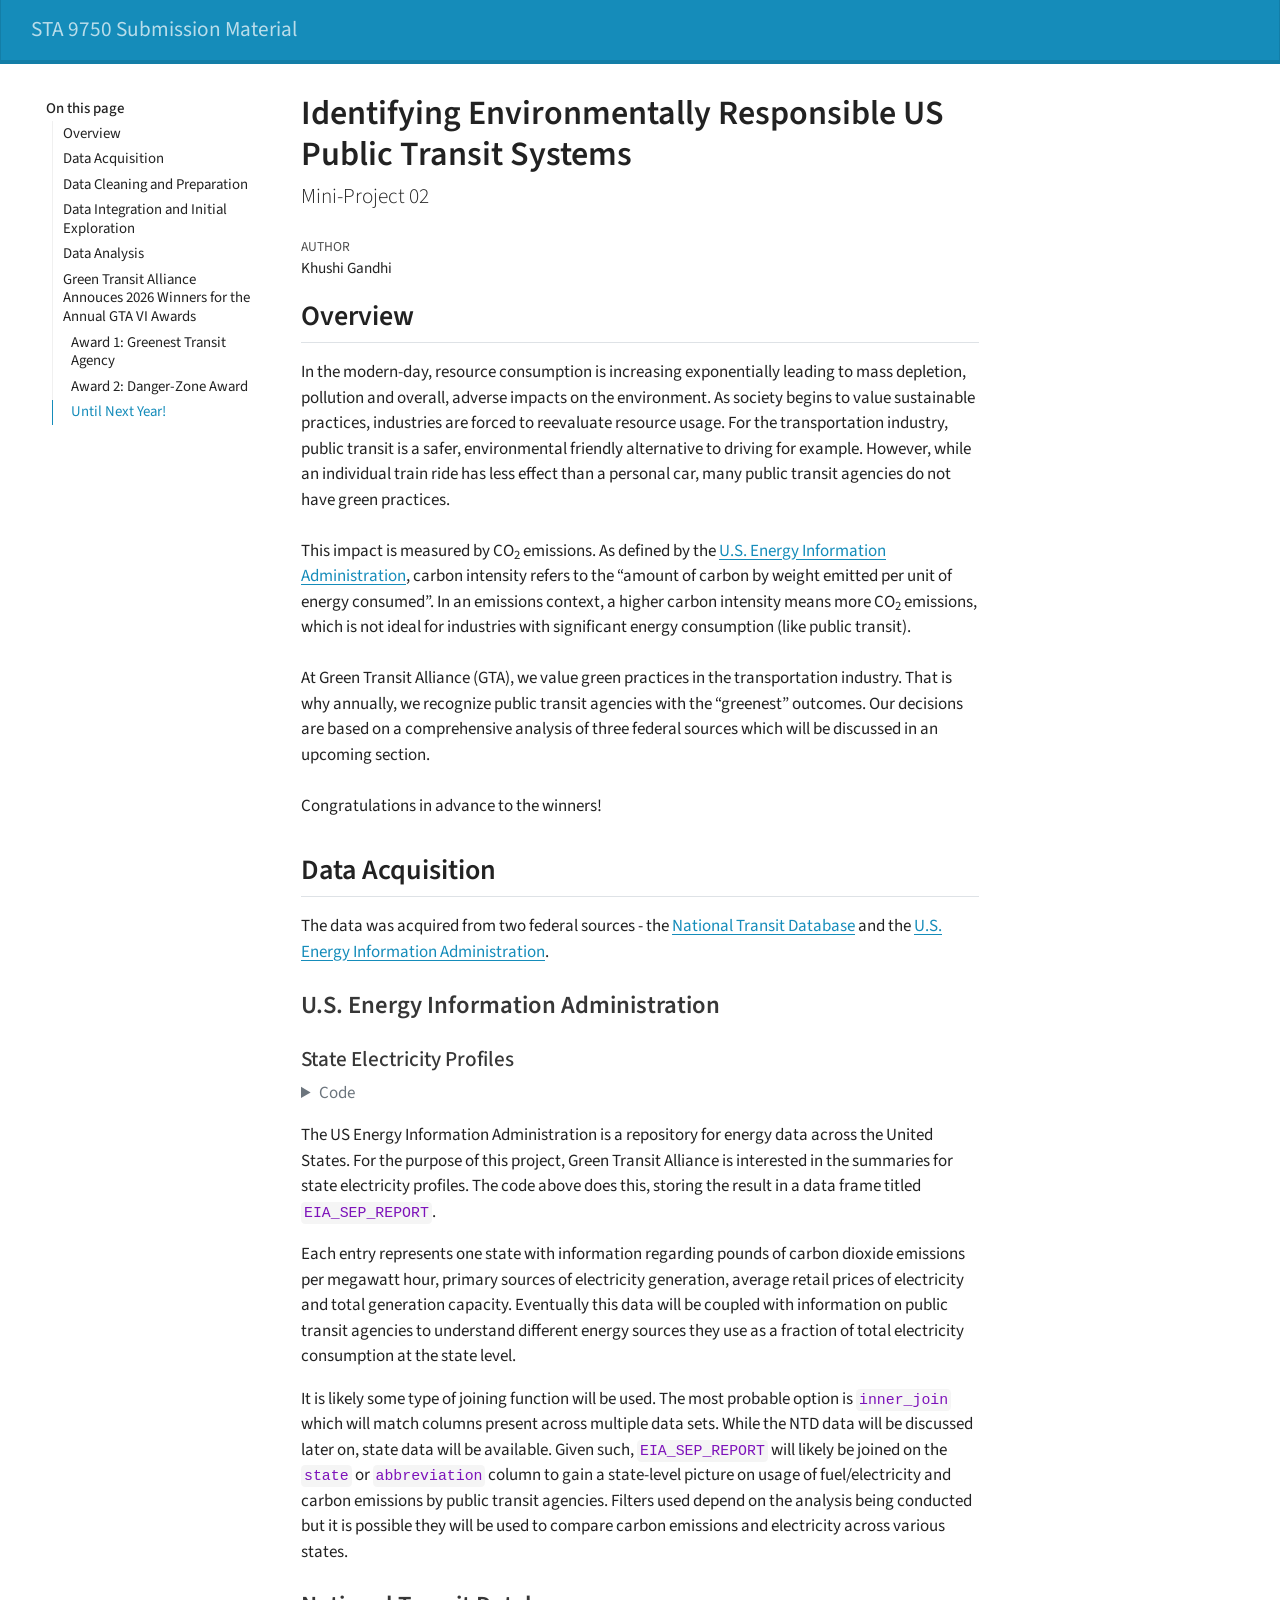
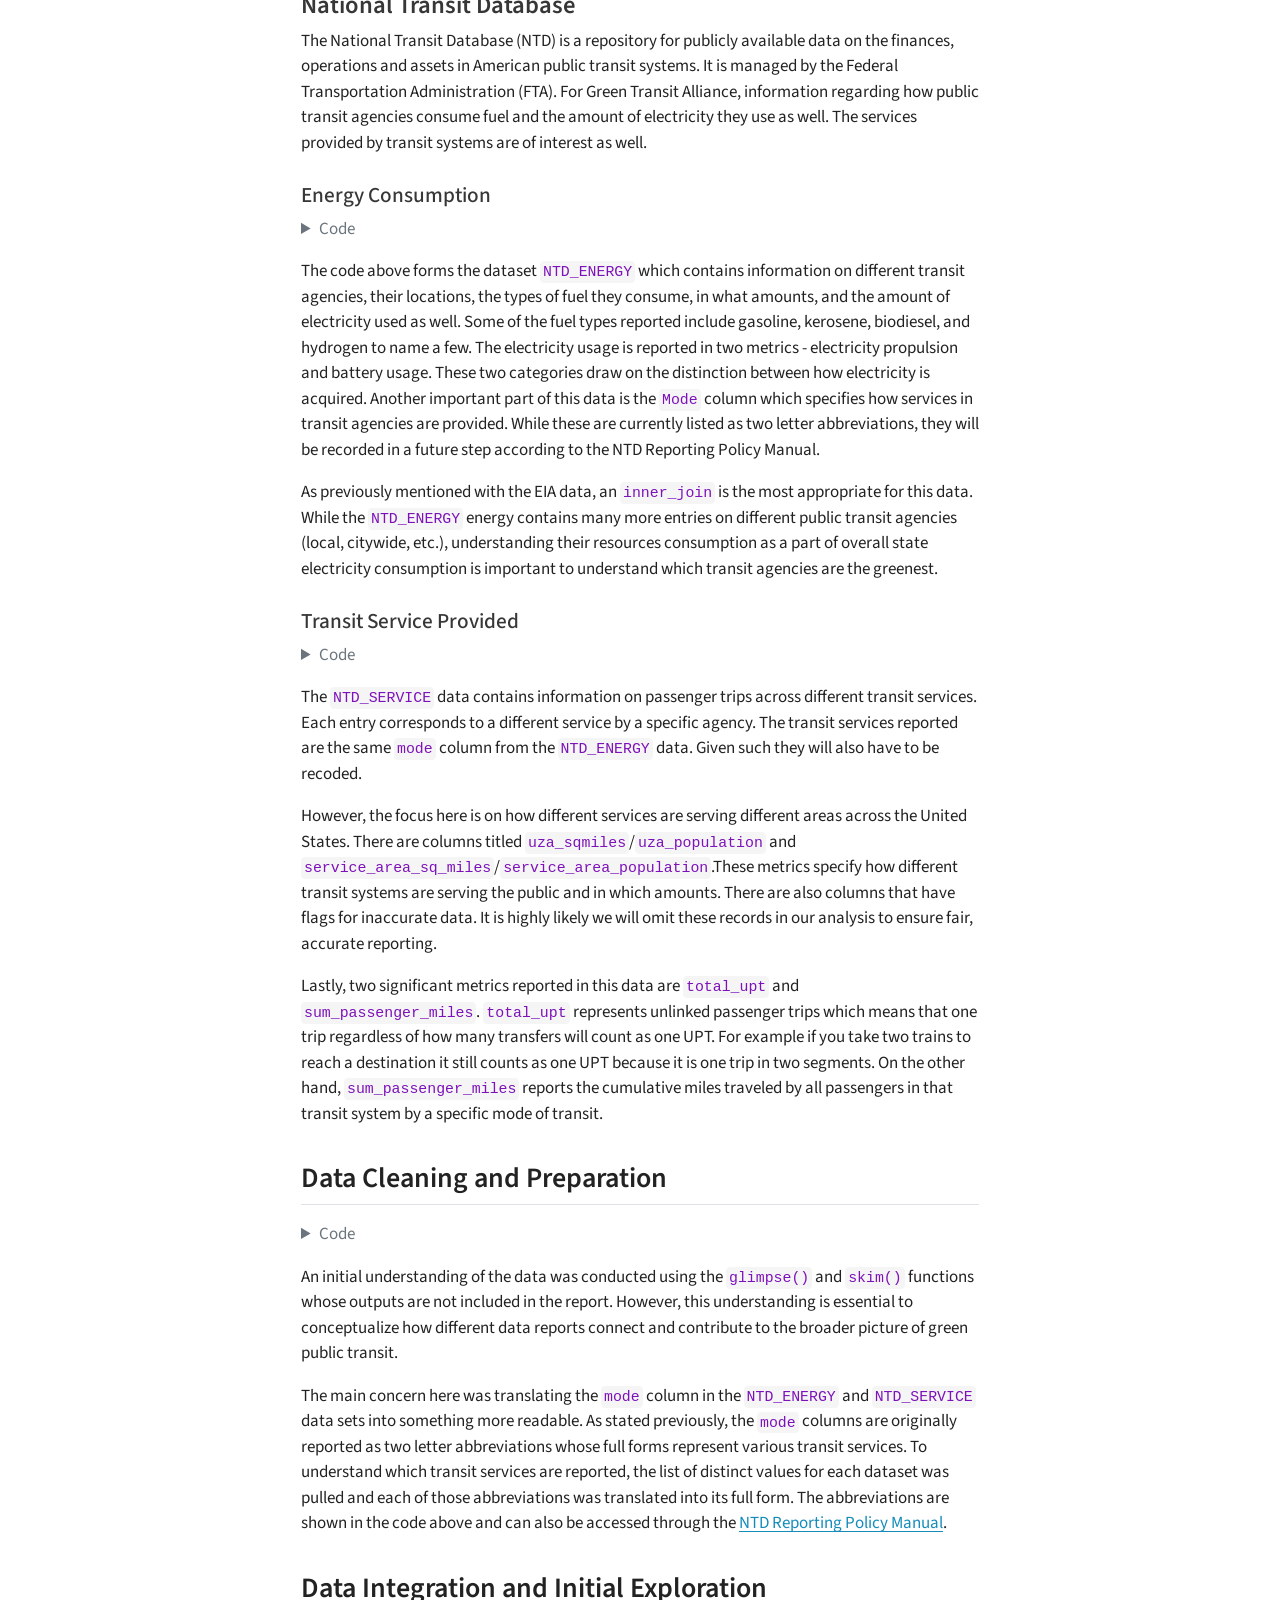
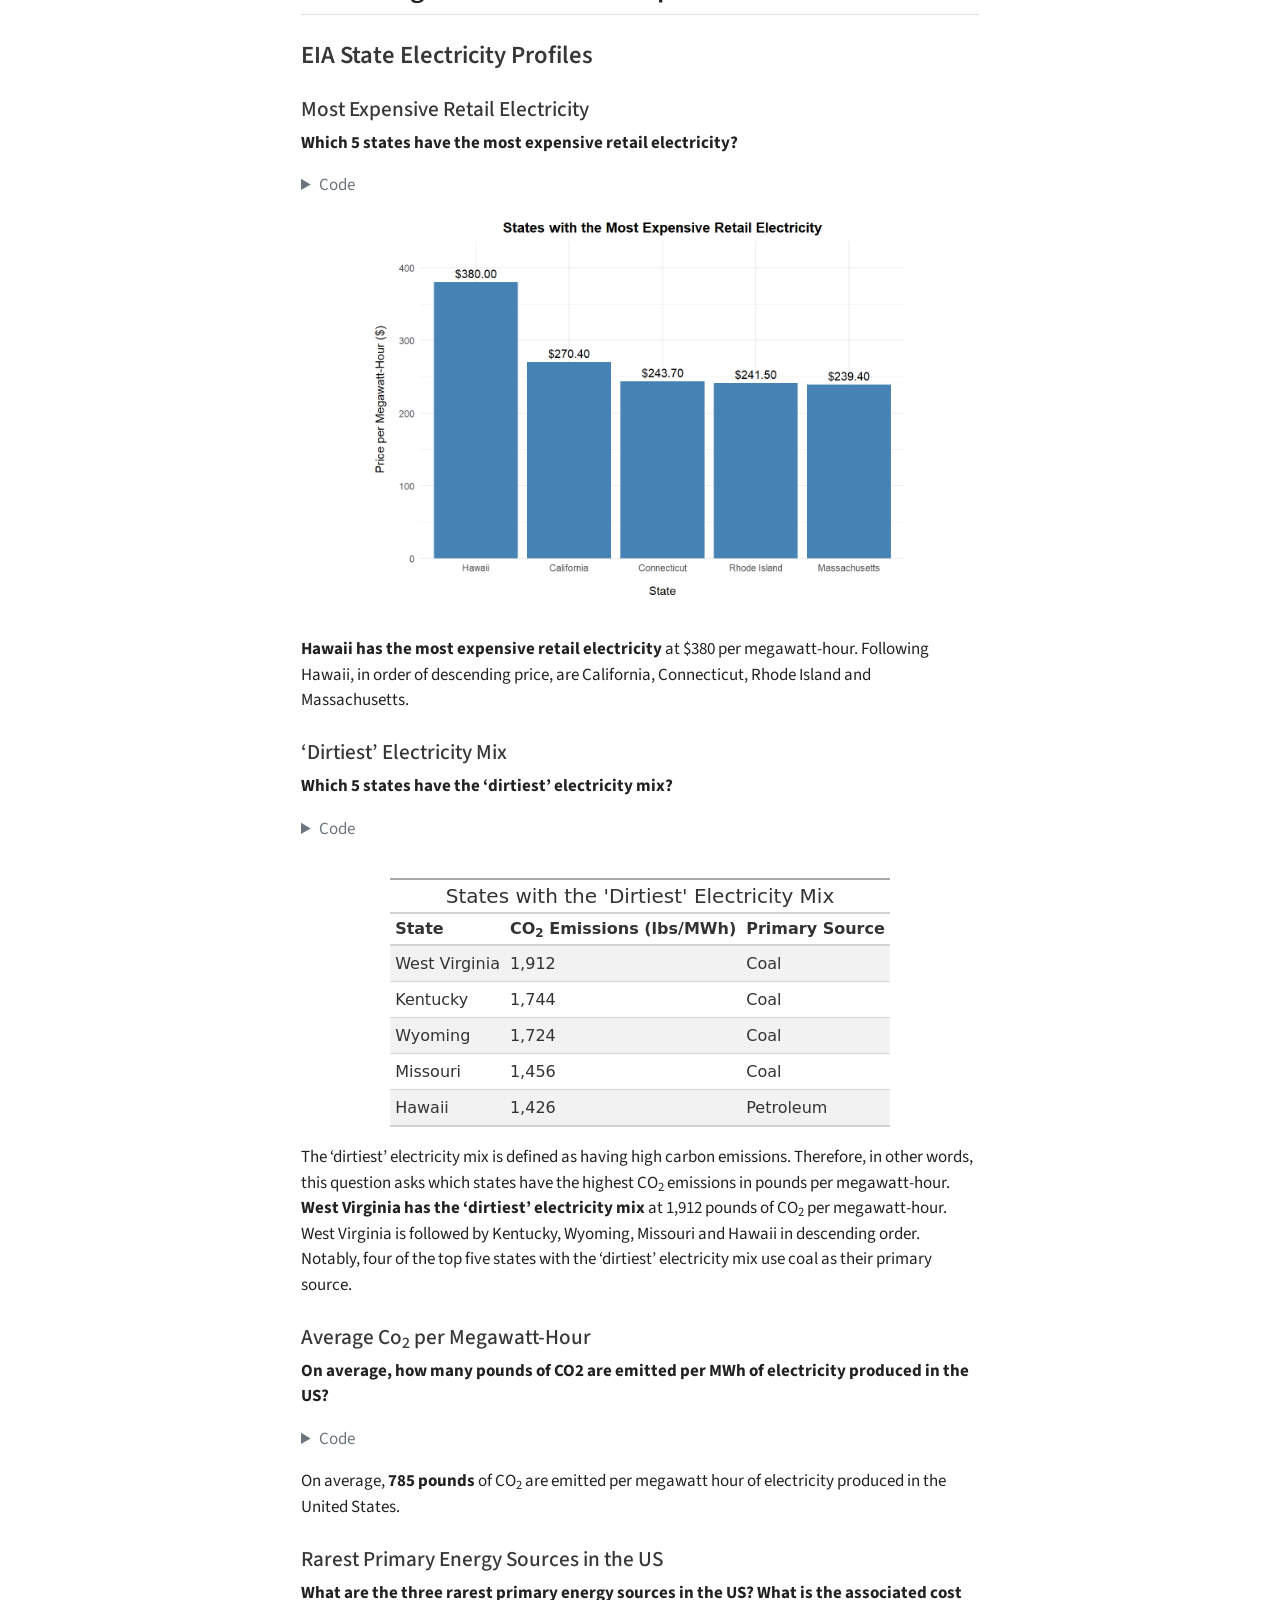
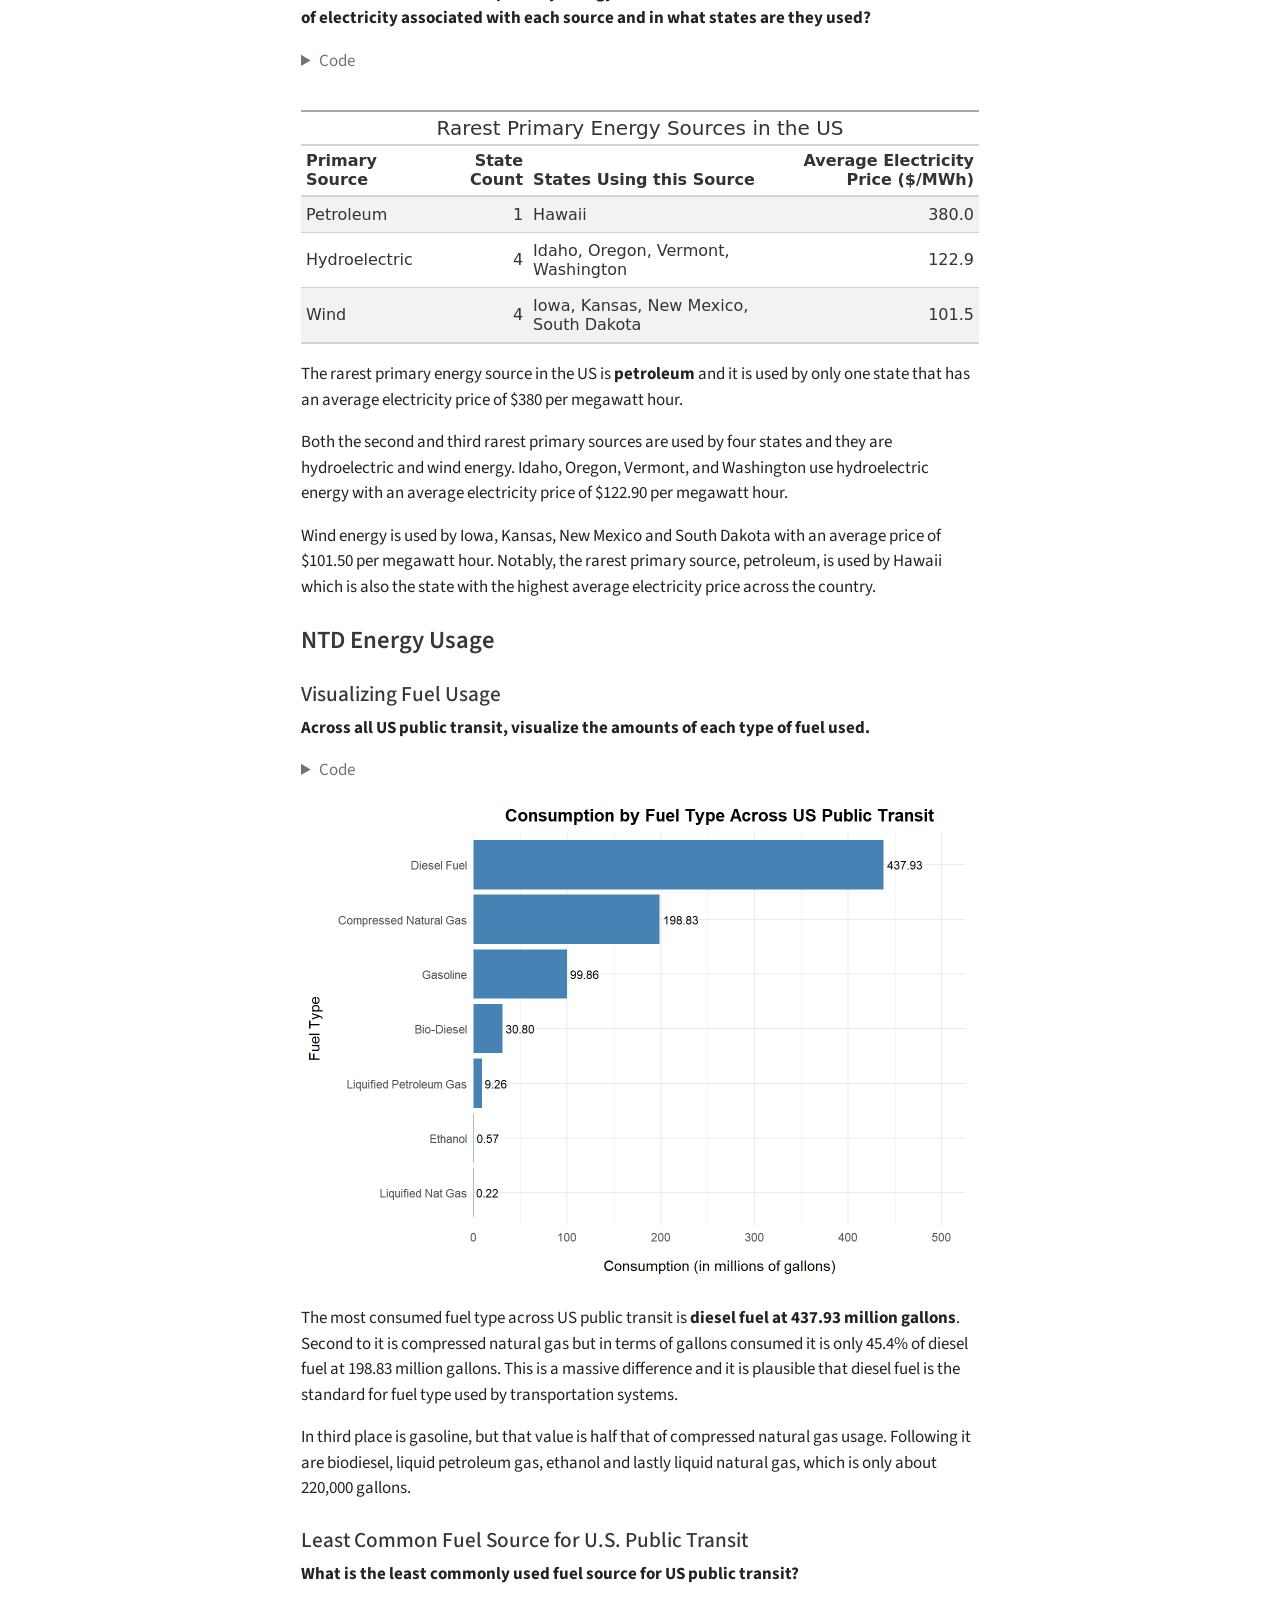
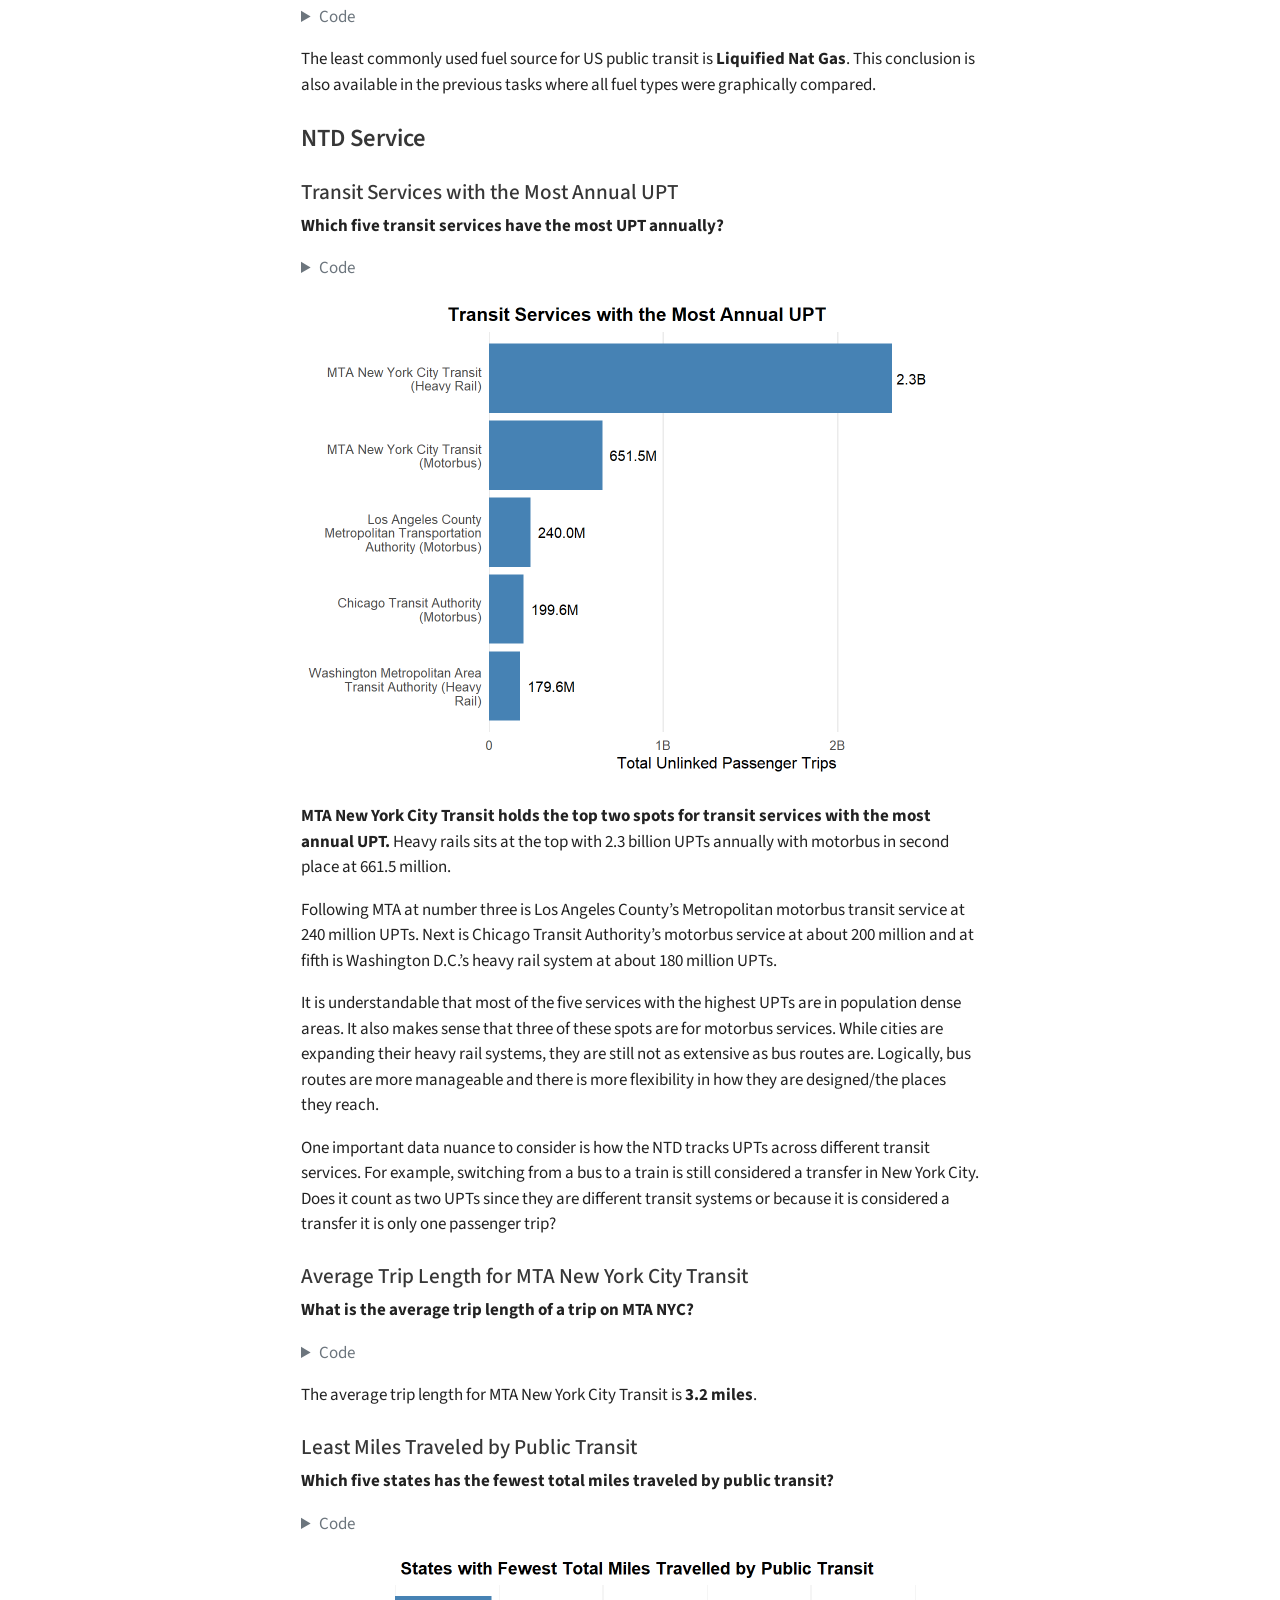
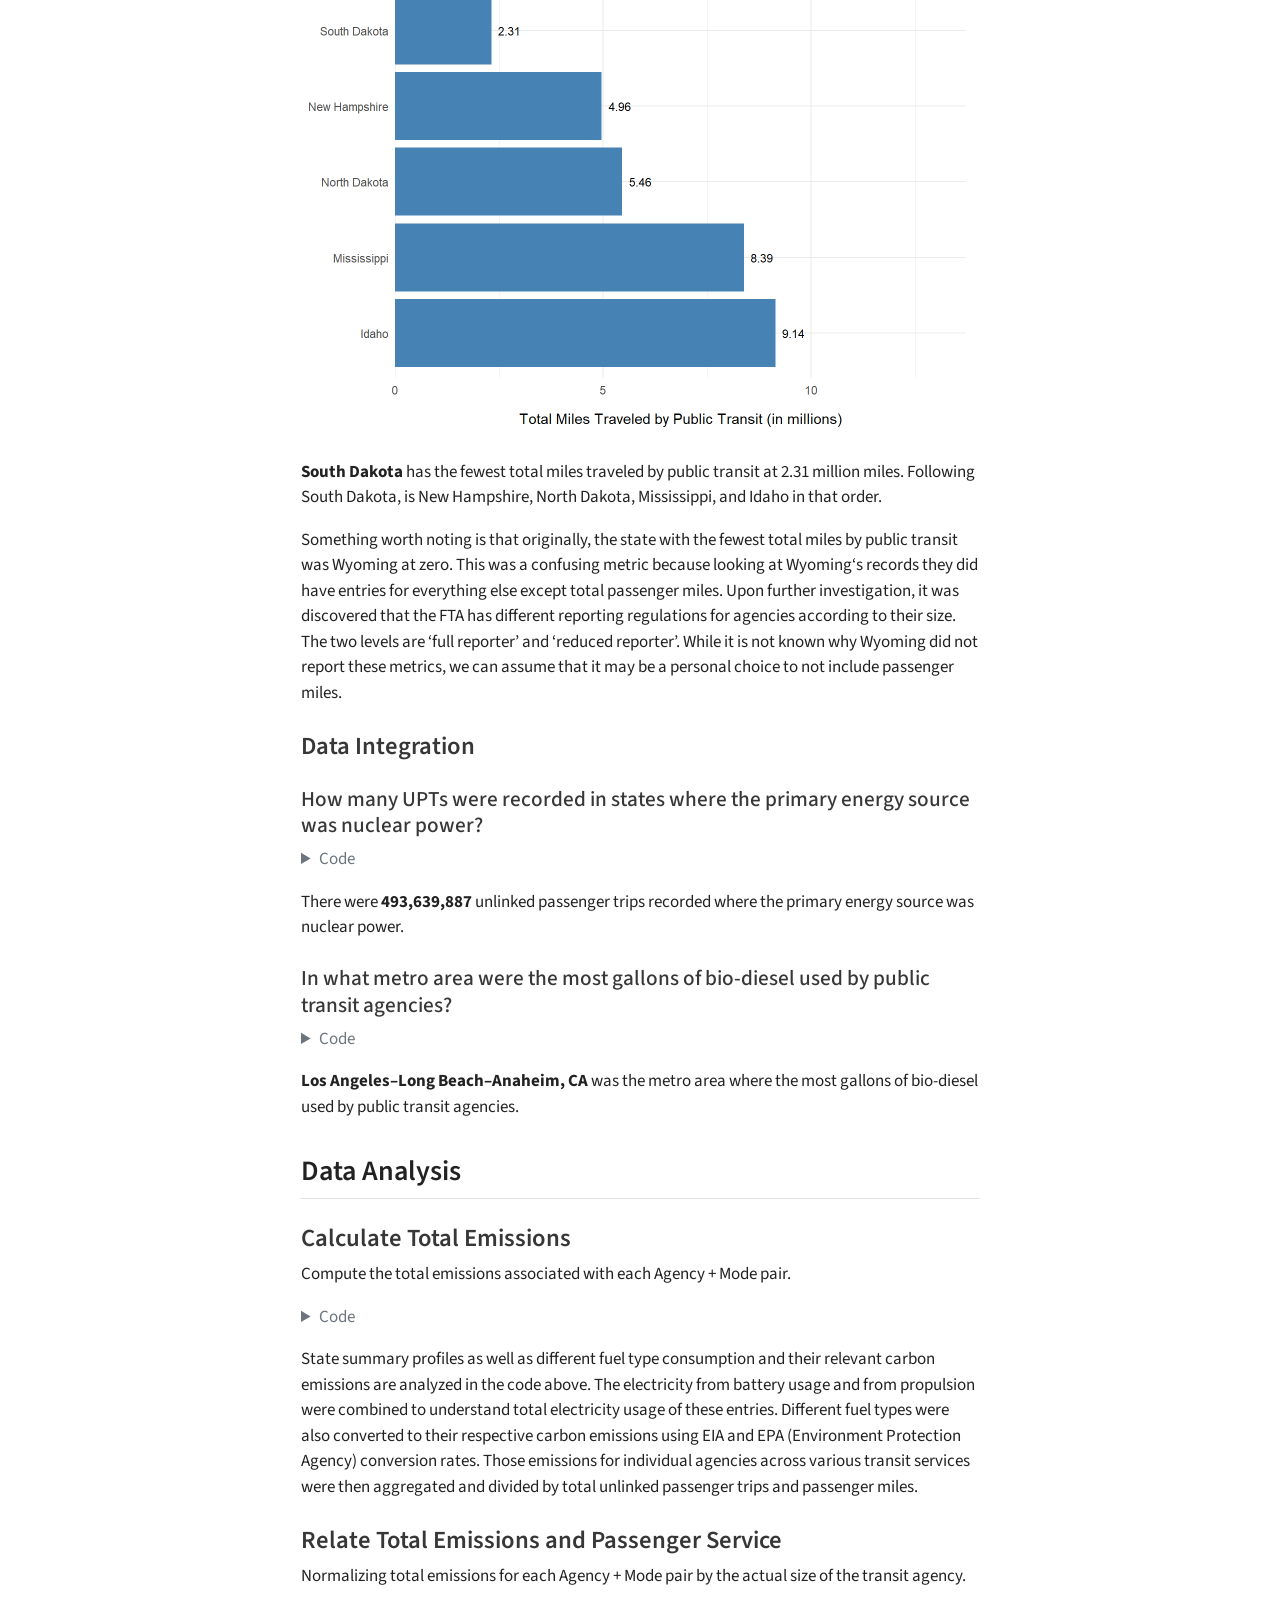
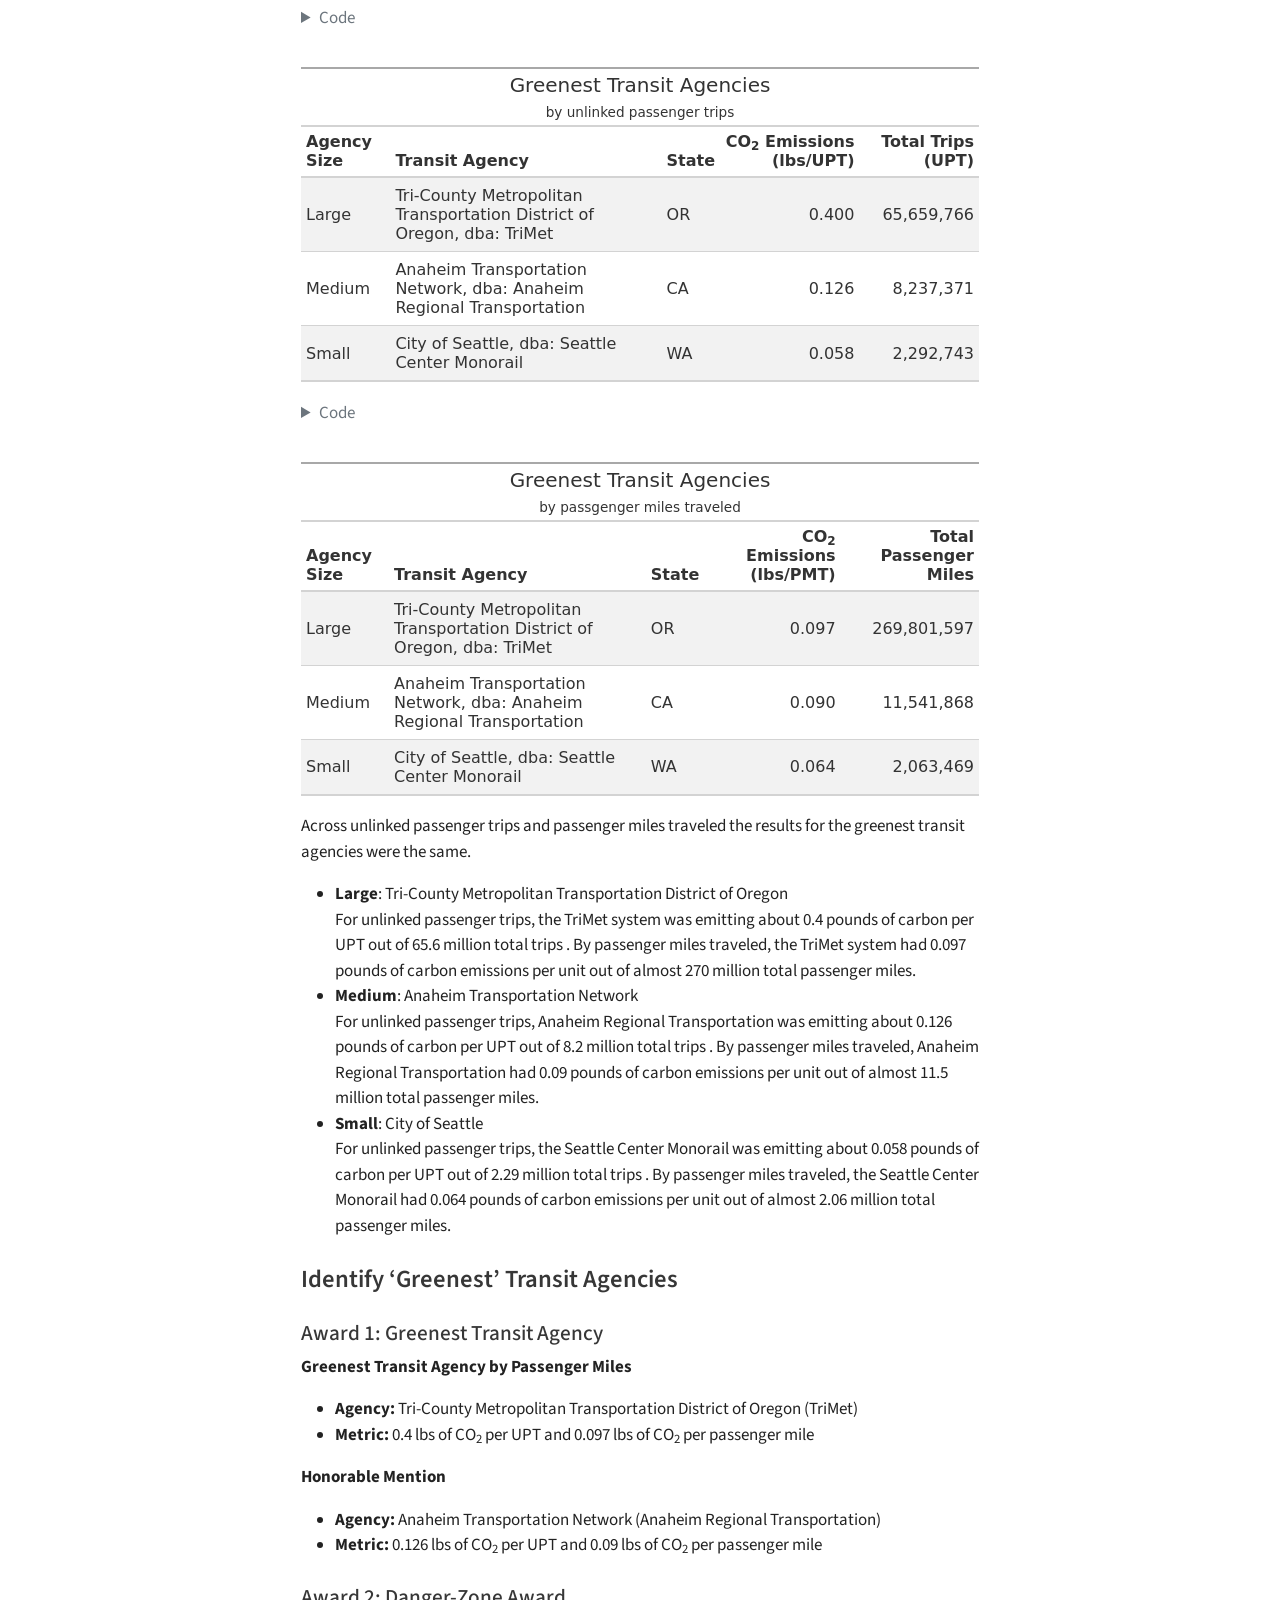
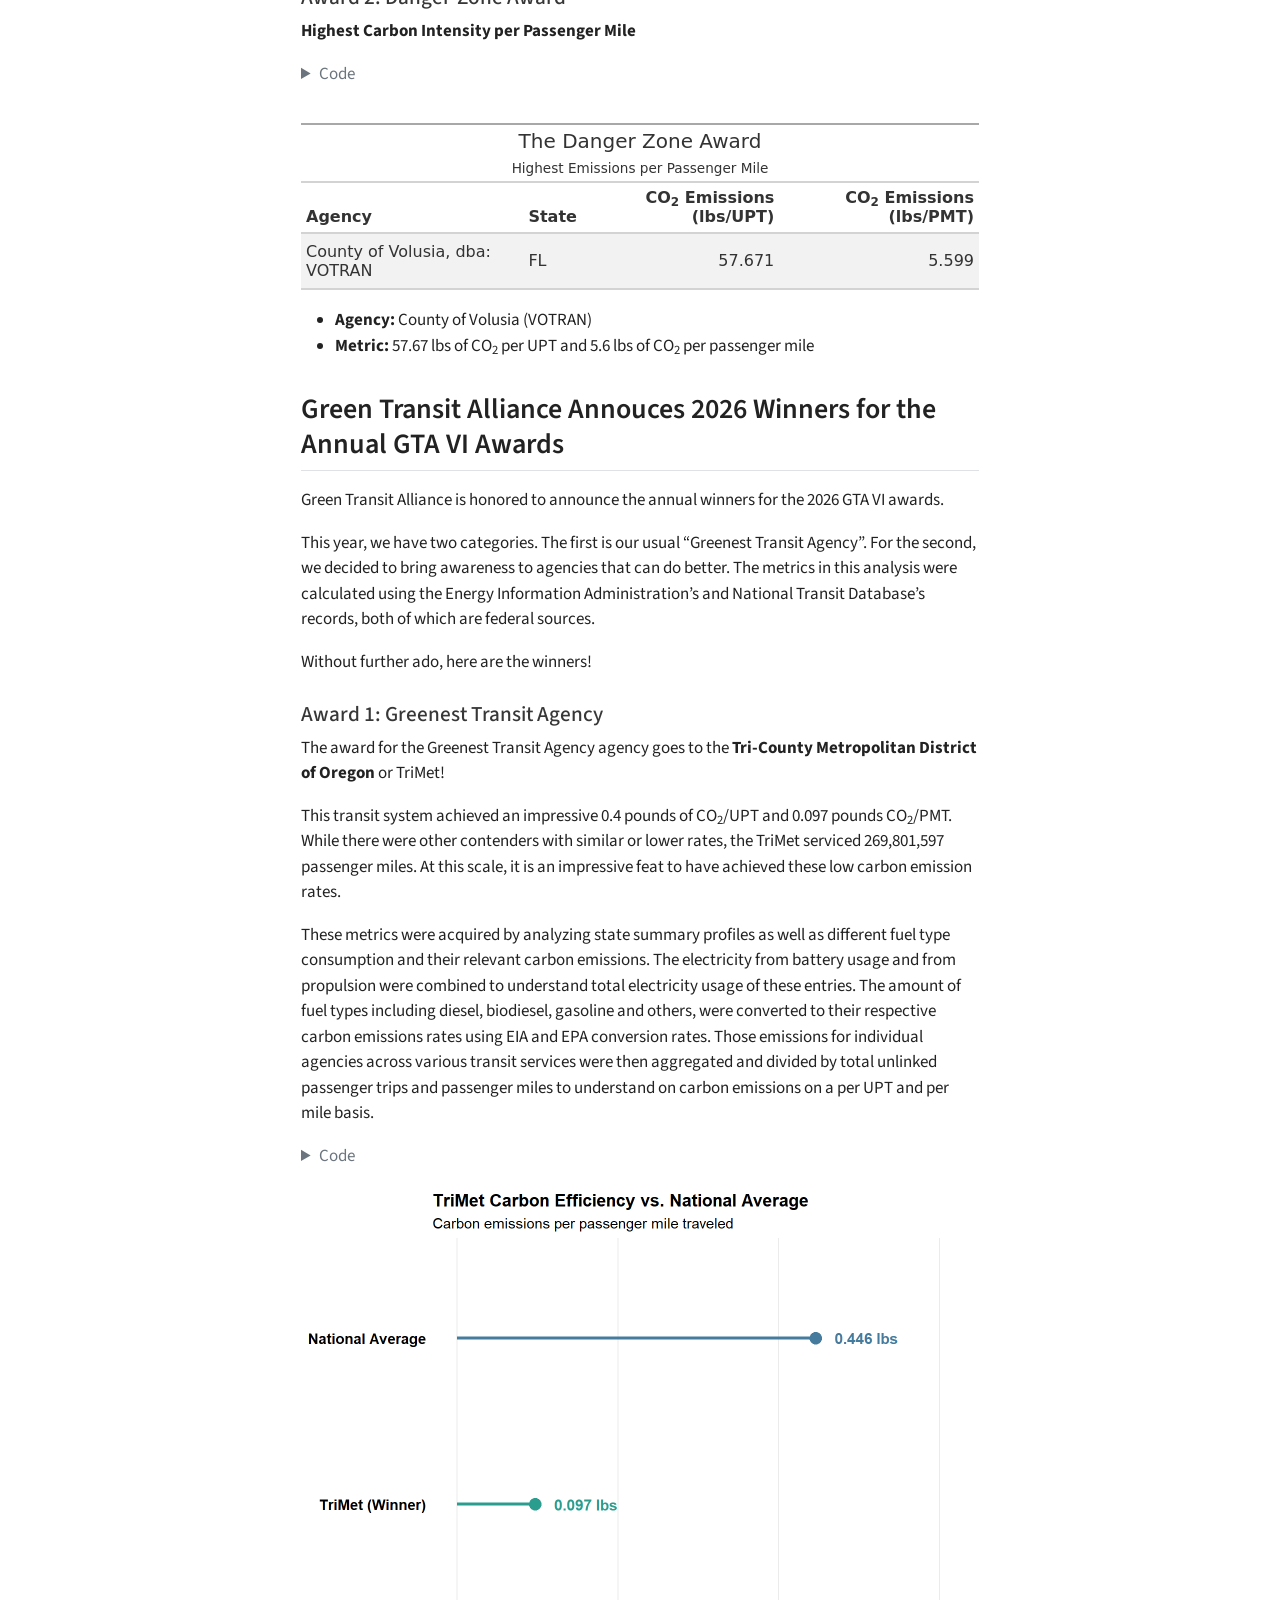
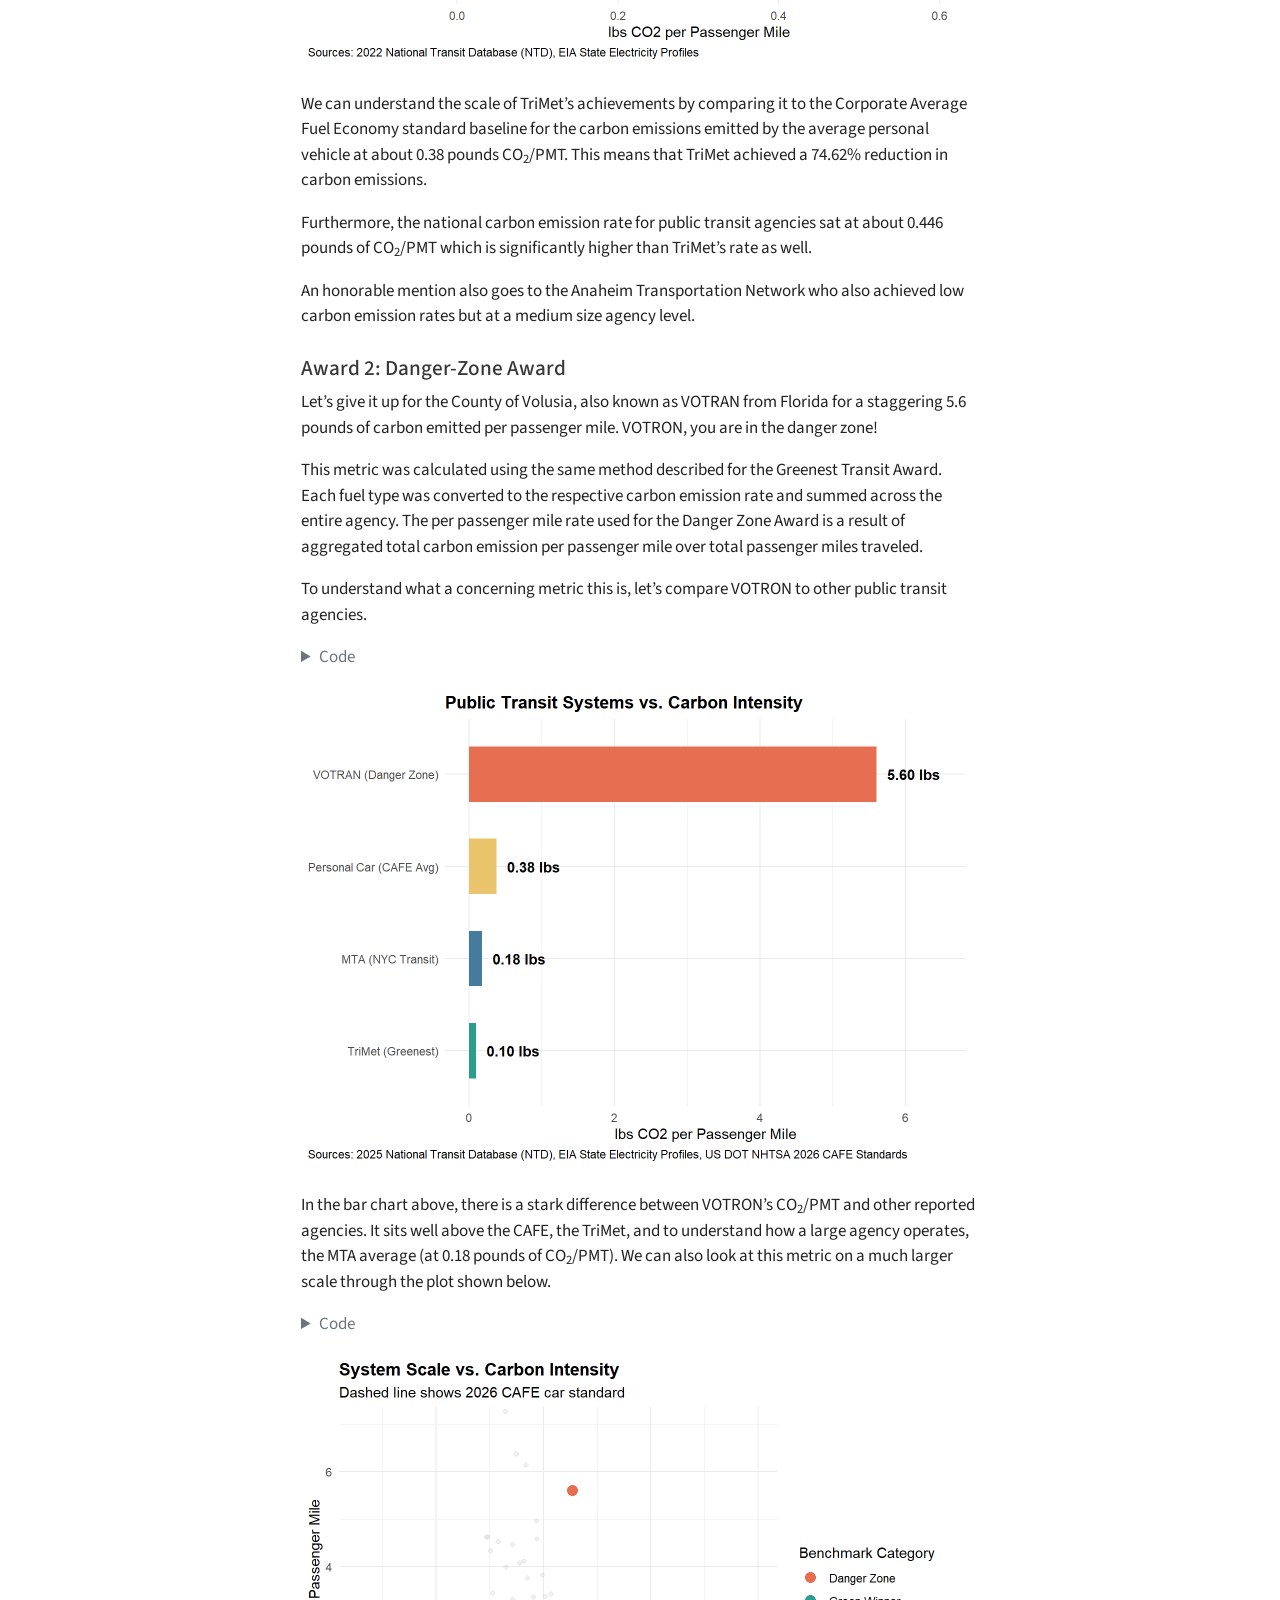
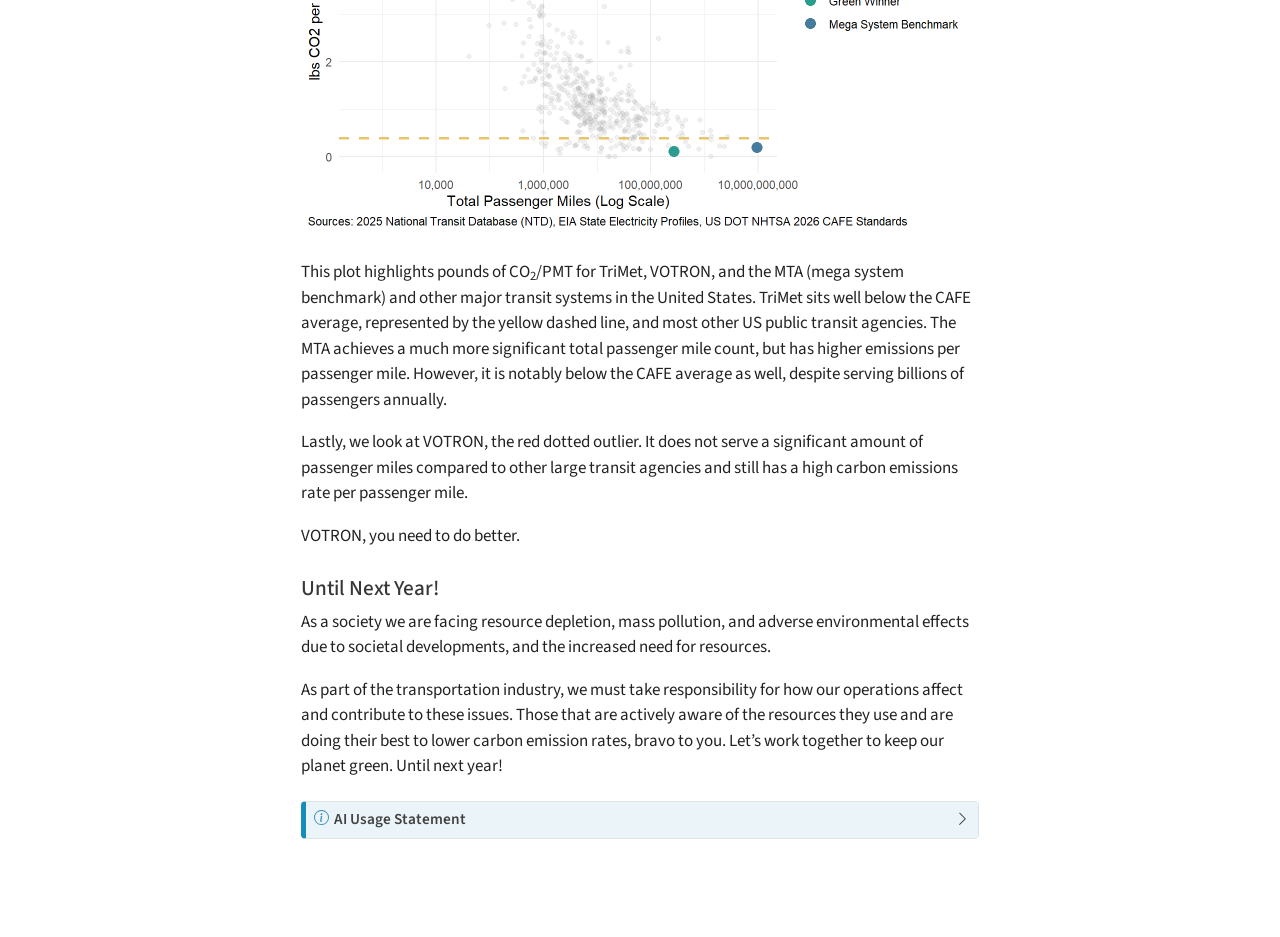
<file: docs/mp02.html>
<!DOCTYPE html>
<html xmlns="http://www.w3.org/1999/xhtml" lang="en" xml:lang="en"><head>

<meta charset="utf-8">
<meta name="generator" content="quarto-1.10.18">

<meta name="viewport" content="width=device-width, initial-scale=1.0, user-scalable=yes">

<meta name="author" content="Khushi Gandhi">

<title>Identifying Environmentally Responsible US Public Transit Systems – STA 9750 Submission Material</title>
<style>
/* Default styles provided by pandoc.
** See https://pandoc.org/MANUAL.html#variables-for-html for config info.
*/
span.smallcaps{font-variant: small-caps;}
div.columns{display: flex; gap: 1.5em;}
div.column{flex: auto;}
@media screen {
div.columns{gap: min(4vw, 1.5em);}
div.column{overflow-x: auto;}
}
div.hanging-indent{margin-left: 1.5em; text-indent: -1.5em;}
ul.task-list{list-style: none;}
ul.task-list li input[type="checkbox"] {
  width: 0.8em;
  margin: 0 0.8em 0.2em -1em; /* quarto-specific, see https://github.com/quarto-dev/quarto-cli/issues/4556 */ 
  vertical-align: middle;
}
/* CSS for syntax highlighting */
html { -webkit-text-size-adjust: 100%; }
pre > code.sourceCode { white-space: pre; position: relative; }
pre > code.sourceCode > span { display: inline-block; line-height: 1.25; }
pre > code.sourceCode > span:empty { height: 1.2em; }
.sourceCode { overflow: visible; }
code.sourceCode > span { color: inherit; text-decoration: inherit; }
div.sourceCode { margin: 1em 0; }
pre.sourceCode { margin: 0; }
@media screen {
div.sourceCode { overflow: auto; }
}
@media print {
pre > code.sourceCode { white-space: pre-wrap; }
pre > code.sourceCode > span { text-indent: -5em; padding-left: 5em; }
}
pre.numberSource code
  { counter-reset: source-line 0; }
pre.numberSource code > span
  { position: relative; left: -4em; counter-increment: source-line; }
pre.numberSource code > span > a:first-child::before
  { content: counter(source-line);
    position: relative; left: -1em; text-align: right; vertical-align: baseline;
    border: none; display: inline-block;
    -webkit-touch-callout: none; -webkit-user-select: none;
    -khtml-user-select: none; -moz-user-select: none;
    -ms-user-select: none; user-select: none;
    padding: 0 4px; width: 4em;
  }
pre.numberSource { margin-left: 3em;  padding-left: 4px; }
div.sourceCode
  {   }
@media screen {
pre > code.sourceCode > span > a:first-child::before { text-decoration: underline; }
}
</style>


<script src="site_libs/quarto-nav/quarto-nav.js"></script>
<script src="site_libs/quarto-nav/headroom.min.js"></script>
<script src="site_libs/clipboard/clipboard.min.js"></script>
<script src="site_libs/quarto-search/autocomplete.umd.js"></script>
<script src="site_libs/quarto-search/fuse.min.js"></script>
<script src="site_libs/quarto-search/quarto-search.js"></script>
<meta name="quarto:offset" content="./">
<script src="site_libs/quarto-html/quarto.js" type="module"></script>
<script src="site_libs/quarto-html/tabsets/tabsets.js" type="module"></script>
<script src="site_libs/quarto-html/popper.min.js"></script>
<script src="site_libs/quarto-html/tippy.umd.min.js"></script>
<script src="site_libs/quarto-html/anchor.min.js"></script>
<link href="site_libs/quarto-html/tippy.css" rel="stylesheet">
<link href="site_libs/quarto-html/quarto-syntax-highlighting-64a204ab8560d761af7679ceaba22944.css" rel="stylesheet" id="quarto-text-highlighting-styles">
<script src="site_libs/bootstrap/bootstrap.min.js"></script>
<link href="site_libs/bootstrap/bootstrap-icons.css" rel="stylesheet">
<link href="site_libs/bootstrap/bootstrap-d8647612971f28d0d73e6323d349ddcf.min.css" rel="stylesheet" append-hash="true" id="quarto-bootstrap" data-mode="light">
<script id="quarto-search-options" type="application/json">{
  "location": "navbar",
  "copy-button": false,
  "collapse-after": 3,
  "panel-placement": "end",
  "type": "overlay",
  "limit": 50,
  "keyboard-shortcut": [
    "f",
    "/",
    "s"
  ],
  "show-item-context": false,
  "language": {
    "search-no-results-text": "No results",
    "search-matching-documents-text": "matching documents",
    "search-copy-link-title": "Copy link to search",
    "search-hide-matches-text": "Hide additional matches",
    "search-more-match-text": "more match in this document",
    "search-more-matches-text": "more matches in this document",
    "search-clear-button-title": "Clear",
    "search-text-placeholder": "",
    "search-detached-cancel-button-title": "Cancel",
    "search-submit-button-title": "Submit",
    "search-label": "Search"
  }
}</script>


</head>

<body class="floating nav-fixed quarto-light">

<div id="quarto-search-results"></div>
  <header id="quarto-header" class="headroom fixed-top">
    <nav class="navbar navbar-expand-lg " data-bs-theme="dark">
      <div class="navbar-container container-fluid">
      <div class="navbar-brand-container mx-auto">
    <a class="navbar-brand" href="./index.html">
    <span class="navbar-title">STA 9750 Submission Material</span>
    </a>
  </div>
        <div class="quarto-navbar-tools tools-end">
</div>
      </div> <!-- /container-fluid -->
    </nav>
</header>
<!-- content -->
<div id="quarto-content" class="quarto-container page-columns page-rows-contents page-layout-article page-navbar">
<!-- sidebar -->
  <nav id="quarto-sidebar" class="sidebar collapse collapse-horizontal quarto-sidebar-collapse-item sidebar-navigation floating overflow-auto">
    <nav id="TOC" role="doc-toc" class="toc-active">
    <h2 id="toc-title">On this page</h2>
   
  <ul>
  <li><a href="#overview" id="toc-overview" class="nav-link active" data-scroll-target="#overview">Overview</a></li>
  <li><a href="#data-acquisition" id="toc-data-acquisition" class="nav-link" data-scroll-target="#data-acquisition">Data Acquisition</a>
  <ul>
  <li><a href="#u.s.-energy-information-administration" id="toc-u.s.-energy-information-administration" class="nav-link" data-scroll-target="#u.s.-energy-information-administration">U.S. Energy Information Administration</a>
  <ul class="collapse">
  <li><a href="#state-electricity-profiles" id="toc-state-electricity-profiles" class="nav-link" data-scroll-target="#state-electricity-profiles">State Electricity Profiles</a></li>
  </ul></li>
  <li><a href="#national-transit-database" id="toc-national-transit-database" class="nav-link" data-scroll-target="#national-transit-database">National Transit Database</a>
  <ul class="collapse">
  <li><a href="#energy-consumption" id="toc-energy-consumption" class="nav-link" data-scroll-target="#energy-consumption">Energy Consumption</a></li>
  <li><a href="#transit-service-provided" id="toc-transit-service-provided" class="nav-link" data-scroll-target="#transit-service-provided">Transit Service Provided</a></li>
  </ul></li>
  </ul></li>
  <li><a href="#data-cleaning-and-preparation" id="toc-data-cleaning-and-preparation" class="nav-link" data-scroll-target="#data-cleaning-and-preparation">Data Cleaning and Preparation</a></li>
  <li><a href="#data-integration-and-initial-exploration" id="toc-data-integration-and-initial-exploration" class="nav-link" data-scroll-target="#data-integration-and-initial-exploration">Data Integration and Initial Exploration</a>
  <ul>
  <li><a href="#eia-state-electricity-profiles" id="toc-eia-state-electricity-profiles" class="nav-link" data-scroll-target="#eia-state-electricity-profiles">EIA State Electricity Profiles</a>
  <ul class="collapse">
  <li><a href="#most-expensive-retail-electricity" id="toc-most-expensive-retail-electricity" class="nav-link" data-scroll-target="#most-expensive-retail-electricity">Most Expensive Retail Electricity</a></li>
  <li><a href="#dirtiest-electricity-mix" id="toc-dirtiest-electricity-mix" class="nav-link" data-scroll-target="#dirtiest-electricity-mix">‘Dirtiest’ Electricity Mix</a></li>
  <li><a href="#average-co2-per-megawatt-hour" id="toc-average-co2-per-megawatt-hour" class="nav-link" data-scroll-target="#average-co2-per-megawatt-hour">Average Co<sub>2</sub> per Megawatt-Hour</a></li>
  <li><a href="#rarest-primary-energy-sources-in-the-us" id="toc-rarest-primary-energy-sources-in-the-us" class="nav-link" data-scroll-target="#rarest-primary-energy-sources-in-the-us">Rarest Primary Energy Sources in the US</a></li>
  </ul></li>
  <li><a href="#ntd-energy-usage" id="toc-ntd-energy-usage" class="nav-link" data-scroll-target="#ntd-energy-usage">NTD Energy Usage</a>
  <ul class="collapse">
  <li><a href="#visualizing-fuel-usage" id="toc-visualizing-fuel-usage" class="nav-link" data-scroll-target="#visualizing-fuel-usage">Visualizing Fuel Usage</a></li>
  <li><a href="#least-common-fuel-source-for-u.s.-public-transit" id="toc-least-common-fuel-source-for-u.s.-public-transit" class="nav-link" data-scroll-target="#least-common-fuel-source-for-u.s.-public-transit">Least Common Fuel Source for U.S. Public Transit</a></li>
  </ul></li>
  <li><a href="#ntd-service" id="toc-ntd-service" class="nav-link" data-scroll-target="#ntd-service">NTD Service</a>
  <ul class="collapse">
  <li><a href="#transit-services-with-the-most-annual-upt" id="toc-transit-services-with-the-most-annual-upt" class="nav-link" data-scroll-target="#transit-services-with-the-most-annual-upt">Transit Services with the Most Annual UPT</a></li>
  <li><a href="#average-trip-length-for-mta-new-york-city-transit" id="toc-average-trip-length-for-mta-new-york-city-transit" class="nav-link" data-scroll-target="#average-trip-length-for-mta-new-york-city-transit">Average Trip Length for MTA New York City Transit</a></li>
  <li><a href="#least-miles-traveled-by-public-transit" id="toc-least-miles-traveled-by-public-transit" class="nav-link" data-scroll-target="#least-miles-traveled-by-public-transit">Least Miles Traveled by Public Transit</a></li>
  </ul></li>
  <li><a href="#data-integration" id="toc-data-integration" class="nav-link" data-scroll-target="#data-integration">Data Integration</a>
  <ul class="collapse">
  <li><a href="#how-many-upts-were-recorded-in-states-where-the-primary-energy-source-was-nuclear-power" id="toc-how-many-upts-were-recorded-in-states-where-the-primary-energy-source-was-nuclear-power" class="nav-link" data-scroll-target="#how-many-upts-were-recorded-in-states-where-the-primary-energy-source-was-nuclear-power">How many UPTs were recorded in states where the primary energy source was nuclear power?</a></li>
  <li><a href="#in-what-metro-area-were-the-most-gallons-of-bio-diesel-used-by-public-transit-agencies" id="toc-in-what-metro-area-were-the-most-gallons-of-bio-diesel-used-by-public-transit-agencies" class="nav-link" data-scroll-target="#in-what-metro-area-were-the-most-gallons-of-bio-diesel-used-by-public-transit-agencies">In what metro area were the most gallons of bio-diesel used by public transit agencies?</a></li>
  </ul></li>
  </ul></li>
  <li><a href="#data-analysis" id="toc-data-analysis" class="nav-link" data-scroll-target="#data-analysis">Data Analysis</a>
  <ul>
  <li><a href="#calculate-total-emissions" id="toc-calculate-total-emissions" class="nav-link" data-scroll-target="#calculate-total-emissions">Calculate Total Emissions</a></li>
  <li><a href="#relate-total-emissions-and-passenger-service" id="toc-relate-total-emissions-and-passenger-service" class="nav-link" data-scroll-target="#relate-total-emissions-and-passenger-service">Relate Total Emissions and Passenger Service</a></li>
  <li><a href="#identify-greenest-transit-agencies" id="toc-identify-greenest-transit-agencies" class="nav-link" data-scroll-target="#identify-greenest-transit-agencies">Identify ‘Greenest’ Transit Agencies</a>
  <ul class="collapse">
  <li><a href="#award-1-greenest-transit-agency" id="toc-award-1-greenest-transit-agency" class="nav-link" data-scroll-target="#award-1-greenest-transit-agency">Award 1: Greenest Transit Agency</a></li>
  <li><a href="#award-2-danger-zone-award" id="toc-award-2-danger-zone-award" class="nav-link" data-scroll-target="#award-2-danger-zone-award">Award 2: Danger-Zone Award</a></li>
  </ul></li>
  </ul></li>
  <li><a href="#green-transit-alliance-annouces-2026-winners-for-the-annual-gta-vi-awards" id="toc-green-transit-alliance-annouces-2026-winners-for-the-annual-gta-vi-awards" class="nav-link" data-scroll-target="#green-transit-alliance-annouces-2026-winners-for-the-annual-gta-vi-awards">Green Transit Alliance Annouces 2026 Winners for the Annual GTA VI Awards</a>
  <ul>
  <li><a href="#award-1-greenest-transit-agency-1" id="toc-award-1-greenest-transit-agency-1" class="nav-link" data-scroll-target="#award-1-greenest-transit-agency-1">Award 1: Greenest Transit Agency</a></li>
  <li><a href="#award-2-danger-zone-award-1" id="toc-award-2-danger-zone-award-1" class="nav-link" data-scroll-target="#award-2-danger-zone-award-1">Award 2: Danger-Zone Award</a></li>
  <li><a href="#until-next-year" id="toc-until-next-year" class="nav-link" data-scroll-target="#until-next-year">Until Next Year!</a></li>
  </ul></li>
  </ul>
</nav>
</nav>
<div id="quarto-sidebar-glass" class="quarto-sidebar-collapse-item" data-bs-toggle="collapse" data-bs-target=".quarto-sidebar-collapse-item"></div>
<!-- margin-sidebar -->
    <div id="quarto-margin-sidebar" class="sidebar margin-sidebar zindex-bottom">
    </div>
<!-- main -->
<main class="content" id="quarto-document-content">

<header id="title-block-header" class="quarto-title-block default">
<div class="quarto-title">
<h1 class="title">Identifying Environmentally Responsible US Public Transit Systems</h1>
<p class="subtitle lead">Mini-Project 02</p>
</div>



<div class="quarto-title-meta">

    <div>
    <div class="quarto-title-meta-heading">Author</div>
    <div class="quarto-title-meta-contents">
             <p>Khushi Gandhi </p>
          </div>
  </div>
    
  
    
  </div>
  


</header>


<section id="overview" class="level2">
<h2 class="anchored" data-anchor-id="overview">Overview</h2>
<p>In the modern-day, resource consumption is increasing exponentially leading to mass depletion, pollution and overall, adverse impacts on the environment. As society begins to value sustainable practices, industries are forced to reevaluate resource usage. For the transportation industry, public transit is a safer, environmental friendly alternative to driving for example. However, while an individual train ride has less effect than a personal car, many public transit agencies do not have green practices.<br>
<br>
This impact is measured by CO<sub>2</sub> emissions. As defined by the <a href="https://www.eia.gov/tools/glossary/index.php?id=carbon%20intensity">U.S. Energy Information Administration</a>, carbon intensity refers to the “amount of carbon by weight emitted per unit of energy consumed”. In an emissions context, a higher carbon intensity means more CO<sub>2</sub> emissions, which is not ideal for industries with significant energy consumption (like public transit).<br>
<br>
At Green Transit Alliance (GTA), we value green practices in the transportation industry. That is why annually, we recognize public transit agencies with the “greenest” outcomes. Our decisions are based on a comprehensive analysis of three federal sources which will be discussed in an upcoming section.<br>
<br>
Congratulations in advance to the winners!</p>
</section>
<section id="data-acquisition" class="level2">
<h2 class="anchored" data-anchor-id="data-acquisition">Data Acquisition</h2>
<p>The data was acquired from two federal sources - the <a href="https://www.transit.dot.gov/ntd">National Transit Database</a> and the <a href="https://www.eia.gov/">U.S. Energy Information Administration</a>.</p>
<section id="u.s.-energy-information-administration" class="level3">
<h3 class="anchored" data-anchor-id="u.s.-energy-information-administration">U.S. Energy Information Administration</h3>
<section id="state-electricity-profiles" class="level4">
<h4 class="anchored" data-anchor-id="state-electricity-profiles">State Electricity Profiles</h4>
<div class="cell">
<details class="code-fold">
<summary>Code</summary>
<div class="code-copy-outer-scaffold"><div class="sourceCode cell-code" id="cb1"><pre class="sourceCode r code-with-copy"><code class="sourceCode r"><span id="cb1-1"><a href="#cb1-1" aria-hidden="true" tabindex="-1"></a>get_eia_sep <span class="ot">&lt;-</span> <span class="cf">function</span>(state, abbr){</span>
<span id="cb1-2"><a href="#cb1-2" aria-hidden="true" tabindex="-1"></a>    <span class="fu">library</span>(tidyverse)</span>
<span id="cb1-3"><a href="#cb1-3" aria-hidden="true" tabindex="-1"></a>    <span class="fu">library</span>(stringr)</span>
<span id="cb1-4"><a href="#cb1-4" aria-hidden="true" tabindex="-1"></a>    <span class="fu">library</span>(httr2)</span>
<span id="cb1-5"><a href="#cb1-5" aria-hidden="true" tabindex="-1"></a>    <span class="fu">library</span>(rvest)</span>
<span id="cb1-6"><a href="#cb1-6" aria-hidden="true" tabindex="-1"></a>    <span class="fu">library</span>(fs)</span>
<span id="cb1-7"><a href="#cb1-7" aria-hidden="true" tabindex="-1"></a>  </span>
<span id="cb1-8"><a href="#cb1-8" aria-hidden="true" tabindex="-1"></a>    state_formatted <span class="ot">&lt;-</span> <span class="fu">str_to_lower</span>(state) <span class="sc">|&gt;</span> <span class="fu">str_replace_all</span>(<span class="st">"</span><span class="sc">\\</span><span class="st">s"</span>, <span class="st">""</span>)</span>
<span id="cb1-9"><a href="#cb1-9" aria-hidden="true" tabindex="-1"></a>    </span>
<span id="cb1-10"><a href="#cb1-10" aria-hidden="true" tabindex="-1"></a>    dir_name <span class="ot">&lt;-</span> fs<span class="sc">::</span><span class="fu">path</span>(<span class="st">"data"</span>, <span class="st">"mp02"</span>)</span>
<span id="cb1-11"><a href="#cb1-11" aria-hidden="true" tabindex="-1"></a>    file_name <span class="ot">&lt;-</span> fs<span class="sc">::</span><span class="fu">path</span>(dir_name, state_formatted)</span>
<span id="cb1-12"><a href="#cb1-12" aria-hidden="true" tabindex="-1"></a>    </span>
<span id="cb1-13"><a href="#cb1-13" aria-hidden="true" tabindex="-1"></a>    fs<span class="sc">::</span><span class="fu">dir_create</span>(dir_name, <span class="at">recurse=</span><span class="cn">TRUE</span>)</span>
<span id="cb1-14"><a href="#cb1-14" aria-hidden="true" tabindex="-1"></a>    </span>
<span id="cb1-15"><a href="#cb1-15" aria-hidden="true" tabindex="-1"></a>    <span class="cf">if</span>(<span class="sc">!</span>fs<span class="sc">::</span><span class="fu">file_exists</span>(file_name)){</span>
<span id="cb1-16"><a href="#cb1-16" aria-hidden="true" tabindex="-1"></a>        BASE_URL <span class="ot">&lt;-</span> <span class="st">"https://www.eia.gov"</span></span>
<span id="cb1-17"><a href="#cb1-17" aria-hidden="true" tabindex="-1"></a>        RESPONSE <span class="ot">&lt;-</span> <span class="fu">request</span>(BASE_URL) <span class="sc">|&gt;</span> </span>
<span id="cb1-18"><a href="#cb1-18" aria-hidden="true" tabindex="-1"></a>          <span class="fu">req_url_path</span>(<span class="st">"electricity"</span>, </span>
<span id="cb1-19"><a href="#cb1-19" aria-hidden="true" tabindex="-1"></a>                       <span class="st">"state"</span>, </span>
<span id="cb1-20"><a href="#cb1-20" aria-hidden="true" tabindex="-1"></a>                       state_formatted) <span class="sc">|&gt;</span></span>
<span id="cb1-21"><a href="#cb1-21" aria-hidden="true" tabindex="-1"></a>          <span class="fu">req_headers</span>(</span>
<span id="cb1-22"><a href="#cb1-22" aria-hidden="true" tabindex="-1"></a>            <span class="st">`</span><span class="at">User-Agent</span><span class="st">`</span> <span class="ot">=</span> <span class="st">"Mozilla/5.0 (Macintosh; Intel Mac OS X 10.15; rv:149.0) Gecko/20100101 Firefox/149.0"</span></span>
<span id="cb1-23"><a href="#cb1-23" aria-hidden="true" tabindex="-1"></a>            ) <span class="sc">|&gt;</span>   </span>
<span id="cb1-24"><a href="#cb1-24" aria-hidden="true" tabindex="-1"></a>          <span class="fu">req_retry</span>(</span>
<span id="cb1-25"><a href="#cb1-25" aria-hidden="true" tabindex="-1"></a>                <span class="at">max_tries =</span> <span class="dv">4</span>, </span>
<span id="cb1-26"><a href="#cb1-26" aria-hidden="true" tabindex="-1"></a>          ) <span class="sc">|&gt;</span></span>
<span id="cb1-27"><a href="#cb1-27" aria-hidden="true" tabindex="-1"></a>          <span class="fu">req_perform</span>(file_name)</span>
<span id="cb1-28"><a href="#cb1-28" aria-hidden="true" tabindex="-1"></a>    </span>
<span id="cb1-29"><a href="#cb1-29" aria-hidden="true" tabindex="-1"></a>        <span class="fu">resp_check_status</span>(RESPONSE)</span>
<span id="cb1-30"><a href="#cb1-30" aria-hidden="true" tabindex="-1"></a>    }</span>
<span id="cb1-31"><a href="#cb1-31" aria-hidden="true" tabindex="-1"></a>    </span>
<span id="cb1-32"><a href="#cb1-32" aria-hidden="true" tabindex="-1"></a>    TABLE <span class="ot">&lt;-</span> <span class="fu">read_html</span>(file_name) <span class="sc">|&gt;</span> </span>
<span id="cb1-33"><a href="#cb1-33" aria-hidden="true" tabindex="-1"></a>        <span class="fu">html_element</span>(<span class="st">"table"</span>) <span class="sc">|&gt;</span> </span>
<span id="cb1-34"><a href="#cb1-34" aria-hidden="true" tabindex="-1"></a>        <span class="fu">html_table</span>() <span class="sc">|&gt;</span></span>
<span id="cb1-35"><a href="#cb1-35" aria-hidden="true" tabindex="-1"></a>        <span class="fu">mutate</span>(<span class="at">Item =</span> <span class="fu">str_to_lower</span>(Item))</span>
<span id="cb1-36"><a href="#cb1-36" aria-hidden="true" tabindex="-1"></a>    </span>
<span id="cb1-37"><a href="#cb1-37" aria-hidden="true" tabindex="-1"></a>    <span class="cf">if</span>(<span class="st">"U.S. rank"</span> <span class="sc">%in%</span> <span class="fu">colnames</span>(TABLE)){</span>
<span id="cb1-38"><a href="#cb1-38" aria-hidden="true" tabindex="-1"></a>        TABLE <span class="ot">&lt;-</span> TABLE <span class="sc">|&gt;</span> <span class="fu">rename</span>(<span class="at">Rank =</span> <span class="st">`</span><span class="at">U.S. rank</span><span class="st">`</span>)</span>
<span id="cb1-39"><a href="#cb1-39" aria-hidden="true" tabindex="-1"></a>    }</span>
<span id="cb1-40"><a href="#cb1-40" aria-hidden="true" tabindex="-1"></a>    </span>
<span id="cb1-41"><a href="#cb1-41" aria-hidden="true" tabindex="-1"></a>    CO2_MWh <span class="ot">&lt;-</span> TABLE <span class="sc">|&gt;</span> </span>
<span id="cb1-42"><a href="#cb1-42" aria-hidden="true" tabindex="-1"></a>        <span class="fu">filter</span>(Item <span class="sc">==</span> <span class="st">"carbon dioxide (lbs/mwh)"</span>) <span class="sc">|&gt;</span></span>
<span id="cb1-43"><a href="#cb1-43" aria-hidden="true" tabindex="-1"></a>        <span class="fu">pull</span>(Value) <span class="sc">|&gt;</span> </span>
<span id="cb1-44"><a href="#cb1-44" aria-hidden="true" tabindex="-1"></a>        <span class="fu">str_replace_all</span>(<span class="st">","</span>, <span class="st">""</span>) <span class="sc">|&gt;</span></span>
<span id="cb1-45"><a href="#cb1-45" aria-hidden="true" tabindex="-1"></a>        <span class="fu">as.numeric</span>()</span>
<span id="cb1-46"><a href="#cb1-46" aria-hidden="true" tabindex="-1"></a>    </span>
<span id="cb1-47"><a href="#cb1-47" aria-hidden="true" tabindex="-1"></a>    PRIMARY <span class="ot">&lt;-</span> TABLE <span class="sc">|&gt;</span> </span>
<span id="cb1-48"><a href="#cb1-48" aria-hidden="true" tabindex="-1"></a>        <span class="fu">filter</span>(Item <span class="sc">==</span> <span class="st">"primary energy source"</span>) <span class="sc">|&gt;</span> </span>
<span id="cb1-49"><a href="#cb1-49" aria-hidden="true" tabindex="-1"></a>        <span class="fu">pull</span>(Rank)</span>
<span id="cb1-50"><a href="#cb1-50" aria-hidden="true" tabindex="-1"></a>    </span>
<span id="cb1-51"><a href="#cb1-51" aria-hidden="true" tabindex="-1"></a>    RATE <span class="ot">&lt;-</span> TABLE <span class="sc">|&gt;</span></span>
<span id="cb1-52"><a href="#cb1-52" aria-hidden="true" tabindex="-1"></a>        <span class="fu">filter</span>(Item <span class="sc">==</span> <span class="st">"average retail price (cents/kwh)"</span>) <span class="sc">|&gt;</span></span>
<span id="cb1-53"><a href="#cb1-53" aria-hidden="true" tabindex="-1"></a>        <span class="fu">pull</span>(Value) <span class="sc">|&gt;</span></span>
<span id="cb1-54"><a href="#cb1-54" aria-hidden="true" tabindex="-1"></a>        <span class="fu">as.numeric</span>()</span>
<span id="cb1-55"><a href="#cb1-55" aria-hidden="true" tabindex="-1"></a>    </span>
<span id="cb1-56"><a href="#cb1-56" aria-hidden="true" tabindex="-1"></a>    GENERATION_MWh <span class="ot">&lt;-</span> TABLE <span class="sc">|&gt;</span></span>
<span id="cb1-57"><a href="#cb1-57" aria-hidden="true" tabindex="-1"></a>        <span class="fu">filter</span>(Item <span class="sc">==</span> <span class="st">"net generation (megawatthours)"</span>) <span class="sc">|&gt;</span></span>
<span id="cb1-58"><a href="#cb1-58" aria-hidden="true" tabindex="-1"></a>        <span class="fu">pull</span>(Value) <span class="sc">|&gt;</span></span>
<span id="cb1-59"><a href="#cb1-59" aria-hidden="true" tabindex="-1"></a>        <span class="fu">str_replace_all</span>(<span class="st">","</span>, <span class="st">""</span>) <span class="sc">|&gt;</span></span>
<span id="cb1-60"><a href="#cb1-60" aria-hidden="true" tabindex="-1"></a>        <span class="fu">as.numeric</span>()</span>
<span id="cb1-61"><a href="#cb1-61" aria-hidden="true" tabindex="-1"></a>    </span>
<span id="cb1-62"><a href="#cb1-62" aria-hidden="true" tabindex="-1"></a>    <span class="fu">data.frame</span>(<span class="at">CO2_MWh               =</span> CO2_MWh, </span>
<span id="cb1-63"><a href="#cb1-63" aria-hidden="true" tabindex="-1"></a>               <span class="at">primary_source        =</span> PRIMARY,</span>
<span id="cb1-64"><a href="#cb1-64" aria-hidden="true" tabindex="-1"></a>               <span class="at">electricity_price_MWh =</span> RATE <span class="sc">*</span> <span class="dv">10</span>, <span class="co"># / 100 cents to dollars &amp;</span></span>
<span id="cb1-65"><a href="#cb1-65" aria-hidden="true" tabindex="-1"></a>               <span class="co"># * 1000 kWh to MWH </span></span>
<span id="cb1-66"><a href="#cb1-66" aria-hidden="true" tabindex="-1"></a>               <span class="at">generation_MWh        =</span> GENERATION_MWh, </span>
<span id="cb1-67"><a href="#cb1-67" aria-hidden="true" tabindex="-1"></a>               <span class="at">state                 =</span> state, </span>
<span id="cb1-68"><a href="#cb1-68" aria-hidden="true" tabindex="-1"></a>               <span class="at">abbreviation          =</span> abbr</span>
<span id="cb1-69"><a href="#cb1-69" aria-hidden="true" tabindex="-1"></a>    )</span>
<span id="cb1-70"><a href="#cb1-70" aria-hidden="true" tabindex="-1"></a>}</span>
<span id="cb1-71"><a href="#cb1-71" aria-hidden="true" tabindex="-1"></a></span>
<span id="cb1-72"><a href="#cb1-72" aria-hidden="true" tabindex="-1"></a>EIA_SEP_REPORT <span class="ot">&lt;-</span> <span class="fu">map2</span>(state.name, state.abb, get_eia_sep) <span class="sc">|&gt;</span> <span class="fu">list_rbind</span>()</span></code></pre></div><button title="Copy to Clipboard" class="code-copy-button"><i class="bi"></i></button></div>
</details>
</div>
<p>The US Energy Information Administration is a repository for energy data across the United States. For the purpose of this project, Green Transit Alliance is interested in the summaries for state electricity profiles. The code above does this, storing the result in a data frame titled <code>EIA_SEP_REPORT</code>.</p>
<p>Each entry represents one state with information regarding pounds of carbon dioxide emissions per megawatt hour, primary sources of electricity generation, average retail prices of electricity and total generation capacity. Eventually this data will be coupled with information on public transit agencies to understand different energy sources they use as a fraction of total electricity consumption at the state level.</p>
<p>It is likely some type of joining function will be used. The most probable option is <code>inner_join</code> which will match columns present across multiple data sets. While the NTD data will be discussed later on, state data will be available. Given such, <code>EIA_SEP_REPORT</code> will likely be joined on the <code>state</code> or <code>abbreviation</code> column to gain a state-level picture on usage of fuel/electricity and carbon emissions by public transit agencies. Filters used depend on the analysis being conducted but it is possible they will be used to compare carbon emissions and electricity across various states.</p>
</section>
</section>
<section id="national-transit-database" class="level3">
<h3 class="anchored" data-anchor-id="national-transit-database">National Transit Database</h3>
<p>The National Transit Database (NTD) is a repository for publicly available data on the finances, operations and assets in American public transit systems. It is managed by the Federal Transportation Administration (FTA). For Green Transit Alliance, information regarding how public transit agencies consume fuel and the amount of electricity they use as well. The services provided by transit systems are of interest as well.</p>
<section id="energy-consumption" class="level4">
<h4 class="anchored" data-anchor-id="energy-consumption">Energy Consumption</h4>
<div class="cell">
<details class="code-fold">
<summary>Code</summary>
<div class="code-copy-outer-scaffold"><div class="sourceCode cell-code" id="cb2"><pre class="sourceCode r code-with-copy"><code class="sourceCode r"><span id="cb2-1"><a href="#cb2-1" aria-hidden="true" tabindex="-1"></a>load_ntd_energy <span class="ot">&lt;-</span> <span class="cf">function</span>(){</span>
<span id="cb2-2"><a href="#cb2-2" aria-hidden="true" tabindex="-1"></a>  <span class="fu">library</span>(readxl)</span>
<span id="cb2-3"><a href="#cb2-3" aria-hidden="true" tabindex="-1"></a>  <span class="fu">library</span>(httr2)</span>
<span id="cb2-4"><a href="#cb2-4" aria-hidden="true" tabindex="-1"></a>  <span class="fu">library</span>(tidyverse)</span>
<span id="cb2-5"><a href="#cb2-5" aria-hidden="true" tabindex="-1"></a>  <span class="fu">library</span>(fs)</span>
<span id="cb2-6"><a href="#cb2-6" aria-hidden="true" tabindex="-1"></a>  </span>
<span id="cb2-7"><a href="#cb2-7" aria-hidden="true" tabindex="-1"></a>  <span class="co"># Create 'data/mp02' directory if not already present</span></span>
<span id="cb2-8"><a href="#cb2-8" aria-hidden="true" tabindex="-1"></a>  DATA_DIR <span class="ot">&lt;-</span> fs<span class="sc">::</span><span class="fu">path</span>(<span class="st">"data"</span>, <span class="st">"mp02"</span>)</span>
<span id="cb2-9"><a href="#cb2-9" aria-hidden="true" tabindex="-1"></a>  fs<span class="sc">::</span><span class="fu">dir_create</span>(DATA_DIR, <span class="at">recurse=</span><span class="cn">TRUE</span>)</span>
<span id="cb2-10"><a href="#cb2-10" aria-hidden="true" tabindex="-1"></a></span>
<span id="cb2-11"><a href="#cb2-11" aria-hidden="true" tabindex="-1"></a>  NTD_ENERGY_FILE <span class="ot">&lt;-</span> fs<span class="sc">::</span><span class="fu">path</span>(DATA_DIR, <span class="st">"2025_ntd_energy.xlsx"</span>)</span>
<span id="cb2-12"><a href="#cb2-12" aria-hidden="true" tabindex="-1"></a></span>
<span id="cb2-13"><a href="#cb2-13" aria-hidden="true" tabindex="-1"></a>  <span class="cf">if</span>(<span class="sc">!</span>fs<span class="sc">::</span><span class="fu">file_exists</span>(NTD_ENERGY_FILE)){</span>
<span id="cb2-14"><a href="#cb2-14" aria-hidden="true" tabindex="-1"></a>    <span class="fu">library</span>(httr2)</span>
<span id="cb2-15"><a href="#cb2-15" aria-hidden="true" tabindex="-1"></a>  </span>
<span id="cb2-16"><a href="#cb2-16" aria-hidden="true" tabindex="-1"></a>    <span class="fu">request</span>(<span class="st">"https://www.transit.dot.gov/"</span>) <span class="sc">|&gt;</span></span>
<span id="cb2-17"><a href="#cb2-17" aria-hidden="true" tabindex="-1"></a>      <span class="fu">req_url_path</span>(<span class="st">"sites"</span>,</span>
<span id="cb2-18"><a href="#cb2-18" aria-hidden="true" tabindex="-1"></a>                   <span class="st">"fta.dot.gov"</span>,</span>
<span id="cb2-19"><a href="#cb2-19" aria-hidden="true" tabindex="-1"></a>                   <span class="st">"files"</span>,</span>
<span id="cb2-20"><a href="#cb2-20" aria-hidden="true" tabindex="-1"></a>                   <span class="st">"2026-09"</span>,</span>
<span id="cb2-21"><a href="#cb2-21" aria-hidden="true" tabindex="-1"></a>                   <span class="st">"2025 Energy Consumption_260806.xlsx"</span>) <span class="sc">|&gt;</span> </span>
<span id="cb2-22"><a href="#cb2-22" aria-hidden="true" tabindex="-1"></a>      <span class="fu">req_headers</span>(</span>
<span id="cb2-23"><a href="#cb2-23" aria-hidden="true" tabindex="-1"></a>        <span class="st">`</span><span class="at">User-Agent</span><span class="st">`</span> <span class="ot">=</span> <span class="st">"Mozilla/5.0 (Macintosh; Intel Mac OS X 10.15; rv:149.0) Gecko/20100101 Firefox/149.0"</span>) <span class="sc">|&gt;</span> </span>
<span id="cb2-24"><a href="#cb2-24" aria-hidden="true" tabindex="-1"></a>      <span class="fu">req_perform</span>(NTD_ENERGY_FILE)</span>
<span id="cb2-25"><a href="#cb2-25" aria-hidden="true" tabindex="-1"></a>  }</span>
<span id="cb2-26"><a href="#cb2-26" aria-hidden="true" tabindex="-1"></a>  </span>
<span id="cb2-27"><a href="#cb2-27" aria-hidden="true" tabindex="-1"></a>  <span class="cf">if</span>(<span class="fu">file.info</span>(NTD_ENERGY_FILE)<span class="sc">$</span>size <span class="sc">&lt;</span> <span class="fl">1e4</span>){</span>
<span id="cb2-28"><a href="#cb2-28" aria-hidden="true" tabindex="-1"></a>        <span class="fu">cat</span>(<span class="st">"I was unable to download the NTD Energy File. Please try again.</span><span class="sc">\n</span><span class="st">"</span>)</span>
<span id="cb2-29"><a href="#cb2-29" aria-hidden="true" tabindex="-1"></a>        <span class="fu">stop</span>(<span class="st">"Download failed. Please delete the corrupted file by running `unlink('data/mp02/2025_ntd_energy.xlsx')` and try again."</span>)</span>
<span id="cb2-30"><a href="#cb2-30" aria-hidden="true" tabindex="-1"></a>    }</span>
<span id="cb2-31"><a href="#cb2-31" aria-hidden="true" tabindex="-1"></a></span>
<span id="cb2-32"><a href="#cb2-32" aria-hidden="true" tabindex="-1"></a>  to_numeric_fill_0 <span class="ot">&lt;-</span> <span class="cf">function</span>(x){</span>
<span id="cb2-33"><a href="#cb2-33" aria-hidden="true" tabindex="-1"></a>    x <span class="ot">&lt;-</span> <span class="fu">if_else</span>(x <span class="sc">==</span> <span class="st">"-"</span>, <span class="cn">NA</span>, x)</span>
<span id="cb2-34"><a href="#cb2-34" aria-hidden="true" tabindex="-1"></a>    <span class="fu">replace_na</span>(<span class="fu">as.numeric</span>(x), <span class="dv">0</span>)</span>
<span id="cb2-35"><a href="#cb2-35" aria-hidden="true" tabindex="-1"></a>  }</span>
<span id="cb2-36"><a href="#cb2-36" aria-hidden="true" tabindex="-1"></a></span>
<span id="cb2-37"><a href="#cb2-37" aria-hidden="true" tabindex="-1"></a>  <span class="fu">read_excel</span>(NTD_ENERGY_FILE) <span class="sc">|&gt;</span> </span>
<span id="cb2-38"><a href="#cb2-38" aria-hidden="true" tabindex="-1"></a>    <span class="fu">select</span>(<span class="sc">-</span><span class="fu">c</span>(<span class="st">`</span><span class="at">Reporter Type</span><span class="st">`</span>, </span>
<span id="cb2-39"><a href="#cb2-39" aria-hidden="true" tabindex="-1"></a>              <span class="st">`</span><span class="at">Reporting Module</span><span class="st">`</span>, </span>
<span id="cb2-40"><a href="#cb2-40" aria-hidden="true" tabindex="-1"></a>              <span class="st">`</span><span class="at">Gallons of Other Fuel</span><span class="st">`</span>, </span>
<span id="cb2-41"><a href="#cb2-41" aria-hidden="true" tabindex="-1"></a>              <span class="st">`</span><span class="at">Other Fuel Description</span><span class="st">`</span>)) <span class="sc">|&gt;</span></span>
<span id="cb2-42"><a href="#cb2-42" aria-hidden="true" tabindex="-1"></a>    <span class="fu">mutate</span>(<span class="fu">across</span>(<span class="sc">-</span><span class="fu">c</span>(<span class="st">`</span><span class="at">Agency Name</span><span class="st">`</span>, </span>
<span id="cb2-43"><a href="#cb2-43" aria-hidden="true" tabindex="-1"></a>                     <span class="st">`</span><span class="at">Mode</span><span class="st">`</span>,</span>
<span id="cb2-44"><a href="#cb2-44" aria-hidden="true" tabindex="-1"></a>                     <span class="st">`</span><span class="at">TOS</span><span class="st">`</span>), </span>
<span id="cb2-45"><a href="#cb2-45" aria-hidden="true" tabindex="-1"></a>                  to_numeric_fill_0)) <span class="sc">|&gt;</span></span>
<span id="cb2-46"><a href="#cb2-46" aria-hidden="true" tabindex="-1"></a>    <span class="fu">group_by</span>(<span class="st">`</span><span class="at">NTD ID</span><span class="st">`</span>, <span class="st">`</span><span class="at">Mode</span><span class="st">`</span>, <span class="st">`</span><span class="at">Agency Name</span><span class="st">`</span>) <span class="sc">|&gt;</span></span>
<span id="cb2-47"><a href="#cb2-47" aria-hidden="true" tabindex="-1"></a>    <span class="fu">summarize</span>(<span class="fu">across</span>(<span class="fu">where</span>(is.numeric), sum), </span>
<span id="cb2-48"><a href="#cb2-48" aria-hidden="true" tabindex="-1"></a>              <span class="at">.groups =</span> <span class="st">"keep"</span>) <span class="sc">|&gt;</span></span>
<span id="cb2-49"><a href="#cb2-49" aria-hidden="true" tabindex="-1"></a>    <span class="fu">mutate</span>(<span class="at">ENERGY =</span> <span class="fu">sum</span>(<span class="fu">c_across</span>(<span class="fu">c</span>(<span class="fu">where</span>(is.numeric))))) <span class="sc">|&gt;</span></span>
<span id="cb2-50"><a href="#cb2-50" aria-hidden="true" tabindex="-1"></a>    <span class="fu">filter</span>(ENERGY <span class="sc">&gt;</span> <span class="dv">0</span>) <span class="sc">|&gt;</span></span>
<span id="cb2-51"><a href="#cb2-51" aria-hidden="true" tabindex="-1"></a>    <span class="fu">select</span>(<span class="sc">-</span>ENERGY) <span class="sc">|&gt;</span></span>
<span id="cb2-52"><a href="#cb2-52" aria-hidden="true" tabindex="-1"></a>    <span class="fu">ungroup</span>()</span>
<span id="cb2-53"><a href="#cb2-53" aria-hidden="true" tabindex="-1"></a>}</span>
<span id="cb2-54"><a href="#cb2-54" aria-hidden="true" tabindex="-1"></a></span>
<span id="cb2-55"><a href="#cb2-55" aria-hidden="true" tabindex="-1"></a>NTD_ENERGY <span class="ot">&lt;-</span> <span class="fu">load_ntd_energy</span>()</span></code></pre></div><button title="Copy to Clipboard" class="code-copy-button"><i class="bi"></i></button></div>
</details>
</div>
<p>The code above forms the dataset <code>NTD_ENERGY</code> which contains information on different transit agencies, their locations, the types of fuel they consume, in what amounts, and the amount of electricity used as well. Some of the fuel types reported include gasoline, kerosene, biodiesel, and hydrogen to name a few. The electricity usage is reported in two metrics - electricity propulsion and battery usage. These two categories draw on the distinction between how electricity is acquired. Another important part of this data is the <code>Mode</code> column which specifies how services in transit agencies are provided. While these are currently listed as two letter abbreviations, they will be recorded in a future step according to the NTD Reporting Policy Manual.</p>
<p>As previously mentioned with the EIA data, an <code>inner_join</code> is the most appropriate for this data. While the <code>NTD_ENERGY</code> energy contains many more entries on different public transit agencies (local, citywide, etc.), understanding their resources consumption as a part of overall state electricity consumption is important to understand which transit agencies are the greenest.</p>
</section>
<section id="transit-service-provided" class="level4">
<h4 class="anchored" data-anchor-id="transit-service-provided">Transit Service Provided</h4>
<div class="cell">
<details class="code-fold">
<summary>Code</summary>
<div class="code-copy-outer-scaffold"><div class="sourceCode cell-code" id="cb3"><pre class="sourceCode r code-with-copy"><code class="sourceCode r"><span id="cb3-1"><a href="#cb3-1" aria-hidden="true" tabindex="-1"></a>load_ntd_service <span class="ot">&lt;-</span> <span class="cf">function</span>(){</span>
<span id="cb3-2"><a href="#cb3-2" aria-hidden="true" tabindex="-1"></a>  <span class="fu">library</span>(httr2)</span>
<span id="cb3-3"><a href="#cb3-3" aria-hidden="true" tabindex="-1"></a>  <span class="fu">library</span>(tidyverse)</span>
<span id="cb3-4"><a href="#cb3-4" aria-hidden="true" tabindex="-1"></a>  <span class="fu">library</span>(fs)</span>
<span id="cb3-5"><a href="#cb3-5" aria-hidden="true" tabindex="-1"></a>  </span>
<span id="cb3-6"><a href="#cb3-6" aria-hidden="true" tabindex="-1"></a>  <span class="co"># Create 'data/mp02' directory if not already present</span></span>
<span id="cb3-7"><a href="#cb3-7" aria-hidden="true" tabindex="-1"></a>  DATA_DIR <span class="ot">&lt;-</span> fs<span class="sc">::</span><span class="fu">path</span>(<span class="st">"data"</span>, <span class="st">"mp02"</span>)</span>
<span id="cb3-8"><a href="#cb3-8" aria-hidden="true" tabindex="-1"></a>  fs<span class="sc">::</span><span class="fu">dir_create</span>(DATA_DIR, <span class="at">recurse=</span><span class="cn">TRUE</span>)</span>
<span id="cb3-9"><a href="#cb3-9" aria-hidden="true" tabindex="-1"></a></span>
<span id="cb3-10"><a href="#cb3-10" aria-hidden="true" tabindex="-1"></a>  NTD_SERVICE_FILE <span class="ot">&lt;-</span> fs<span class="sc">::</span><span class="fu">path</span>(DATA_DIR, <span class="st">"2025_ntd_service.csv"</span>)</span>
<span id="cb3-11"><a href="#cb3-11" aria-hidden="true" tabindex="-1"></a></span>
<span id="cb3-12"><a href="#cb3-12" aria-hidden="true" tabindex="-1"></a>  <span class="cf">if</span>(<span class="sc">!</span>fs<span class="sc">::</span><span class="fu">file_exists</span>(NTD_SERVICE_FILE)){</span>
<span id="cb3-13"><a href="#cb3-13" aria-hidden="true" tabindex="-1"></a>    <span class="fu">library</span>(httr2)</span>
<span id="cb3-14"><a href="#cb3-14" aria-hidden="true" tabindex="-1"></a>  </span>
<span id="cb3-15"><a href="#cb3-15" aria-hidden="true" tabindex="-1"></a>    <span class="fu">request</span>(<span class="st">"https://data.transportation.gov/resource/4fir-qbim.csv"</span>) <span class="sc">|&gt;</span></span>
<span id="cb3-16"><a href="#cb3-16" aria-hidden="true" tabindex="-1"></a>      <span class="fu">req_url_query</span>(<span class="st">`</span><span class="at">$query</span><span class="st">`</span><span class="ot">=</span><span class="fu">paste</span>(</span>
<span id="cb3-17"><a href="#cb3-17" aria-hidden="true" tabindex="-1"></a>        <span class="st">"SELECT  `_5_digit_ntd_id` AS `NTD_ID`"</span>, </span>
<span id="cb3-18"><a href="#cb3-18" aria-hidden="true" tabindex="-1"></a>        <span class="st">"`max_agency` AS `AGENCY`"</span>,</span>
<span id="cb3-19"><a href="#cb3-19" aria-hidden="true" tabindex="-1"></a>        <span class="st">"`max_reporter_type` AS `reporter_type`"</span>,</span>
<span id="cb3-20"><a href="#cb3-20" aria-hidden="true" tabindex="-1"></a>        <span class="st">"`max_organization_type` AS `organization_type`"</span>,</span>
<span id="cb3-21"><a href="#cb3-21" aria-hidden="true" tabindex="-1"></a>        <span class="st">"`max_city` AS `city`"</span>,</span>
<span id="cb3-22"><a href="#cb3-22" aria-hidden="true" tabindex="-1"></a>        <span class="st">"`max_state` AS `state`"</span>,</span>
<span id="cb3-23"><a href="#cb3-23" aria-hidden="true" tabindex="-1"></a>        <span class="st">"`mode`"</span>,</span>
<span id="cb3-24"><a href="#cb3-24" aria-hidden="true" tabindex="-1"></a>        <span class="st">"`type_of_service`"</span>,</span>
<span id="cb3-25"><a href="#cb3-25" aria-hidden="true" tabindex="-1"></a>        <span class="st">"`max_primary_uza_code` as `uza_code`"</span>,</span>
<span id="cb3-26"><a href="#cb3-26" aria-hidden="true" tabindex="-1"></a>        <span class="st">"`max_primary_uza_name` as `uza_name`"</span>,</span>
<span id="cb3-27"><a href="#cb3-27" aria-hidden="true" tabindex="-1"></a>        <span class="st">"`max_primary_uza_area_sq_miles` as `uza_sq_miles`"</span>,</span>
<span id="cb3-28"><a href="#cb3-28" aria-hidden="true" tabindex="-1"></a>        <span class="st">"`max_primary_uza_population` as `uza_population`"</span>,</span>
<span id="cb3-29"><a href="#cb3-29" aria-hidden="true" tabindex="-1"></a>        <span class="st">"`max_service_area_sq_miles` as `service_area_sq_miles`"</span>,</span>
<span id="cb3-30"><a href="#cb3-30" aria-hidden="true" tabindex="-1"></a>        <span class="st">"`max_service_area_population` as `service_area_population`"</span>,</span>
<span id="cb3-31"><a href="#cb3-31" aria-hidden="true" tabindex="-1"></a>        <span class="st">"`questionable_record` as `flagged_likely_inaccurate`"</span>,</span>
<span id="cb3-32"><a href="#cb3-32" aria-hidden="true" tabindex="-1"></a>        <span class="st">"`sum_unlinked_passenger_trips_upt` as `total_upt`"</span>,</span>
<span id="cb3-33"><a href="#cb3-33" aria-hidden="true" tabindex="-1"></a>        <span class="st">"`sum_passenger_miles` WHERE caseless_one_of(`report_year`, '2025') limit 50000"</span>, </span>
<span id="cb3-34"><a href="#cb3-34" aria-hidden="true" tabindex="-1"></a>        <span class="at">sep=</span><span class="st">","</span>)) <span class="sc">|&gt;</span></span>
<span id="cb3-35"><a href="#cb3-35" aria-hidden="true" tabindex="-1"></a>      <span class="fu">req_headers</span>(</span>
<span id="cb3-36"><a href="#cb3-36" aria-hidden="true" tabindex="-1"></a>        <span class="st">`</span><span class="at">User-Agent</span><span class="st">`</span> <span class="ot">=</span> <span class="st">"Mozilla/5.0 (Macintosh; Intel Mac OS X 10.15; rv:149.0) Gecko/20100101 Firefox/149.0"</span>) <span class="sc">|&gt;</span> </span>
<span id="cb3-37"><a href="#cb3-37" aria-hidden="true" tabindex="-1"></a>      <span class="fu">req_perform</span>(NTD_SERVICE_FILE)</span>
<span id="cb3-38"><a href="#cb3-38" aria-hidden="true" tabindex="-1"></a>  }</span>
<span id="cb3-39"><a href="#cb3-39" aria-hidden="true" tabindex="-1"></a>  </span>
<span id="cb3-40"><a href="#cb3-40" aria-hidden="true" tabindex="-1"></a>  <span class="cf">if</span>(<span class="fu">file.info</span>(NTD_SERVICE_FILE)<span class="sc">$</span>size <span class="sc">&lt;</span> <span class="fl">1e4</span>){</span>
<span id="cb3-41"><a href="#cb3-41" aria-hidden="true" tabindex="-1"></a>        <span class="fu">cat</span>(<span class="st">"I was unable to download the NTD Service File. Please try again.</span><span class="sc">\n</span><span class="st">"</span>)</span>
<span id="cb3-42"><a href="#cb3-42" aria-hidden="true" tabindex="-1"></a>        <span class="fu">stop</span>(<span class="st">"Download failed. Please delete the corrupted file by running `unlink('data/mp02/2025_ntd_service.xlsx')` and try again."</span>)</span>
<span id="cb3-43"><a href="#cb3-43" aria-hidden="true" tabindex="-1"></a>    }</span>
<span id="cb3-44"><a href="#cb3-44" aria-hidden="true" tabindex="-1"></a></span>
<span id="cb3-45"><a href="#cb3-45" aria-hidden="true" tabindex="-1"></a>  <span class="fu">read_csv</span>(NTD_SERVICE_FILE) <span class="sc">|&gt;</span></span>
<span id="cb3-46"><a href="#cb3-46" aria-hidden="true" tabindex="-1"></a>    <span class="fu">mutate</span>(<span class="at">flagged_likely_inaccurate =</span> <span class="sc">!</span><span class="fu">is.na</span>(flagged_likely_inaccurate))</span>
<span id="cb3-47"><a href="#cb3-47" aria-hidden="true" tabindex="-1"></a>}</span>
<span id="cb3-48"><a href="#cb3-48" aria-hidden="true" tabindex="-1"></a></span>
<span id="cb3-49"><a href="#cb3-49" aria-hidden="true" tabindex="-1"></a>NTD_SERVICE <span class="ot">&lt;-</span> <span class="fu">load_ntd_service</span>()</span></code></pre></div><button title="Copy to Clipboard" class="code-copy-button"><i class="bi"></i></button></div>
</details>
</div>
<p>The <code>NTD_SERVICE</code> data contains information on passenger trips across different transit services. Each entry corresponds to a different service by a specific agency. The transit services reported are the same <code>mode</code> column from the <code>NTD_ENERGY</code> data. Given such they will also have to be recoded.</p>
<p>However, the focus here is on how different services are serving different areas across the United States. There are columns titled <code>uza_sqmiles</code>/<code>uza_population</code> and <code>service_area_sq_miles</code>/<code>service_area_population</code>.These metrics specify how different transit systems are serving the public and in which amounts. There are also columns that have flags for inaccurate data. It is highly likely we will omit these records in our analysis to ensure fair, accurate reporting.</p>
<p>Lastly, two significant metrics reported in this data are <code>total_upt</code> and <code>sum_passenger_miles</code>. <code>total_upt</code> represents unlinked passenger trips which means that one trip regardless of how many transfers will count as one UPT. For example if you take two trains to reach a destination it still counts as one UPT because it is one trip in two segments. On the other hand, <code>sum_passenger_miles</code> reports the cumulative miles traveled by all passengers in that transit system by a specific mode of transit.</p>
</section>
</section>
</section>
<section id="data-cleaning-and-preparation" class="level2">
<h2 class="anchored" data-anchor-id="data-cleaning-and-preparation">Data Cleaning and Preparation</h2>
<div class="cell">
<details class="code-fold">
<summary>Code</summary>
<div class="code-copy-outer-scaffold"><div class="sourceCode cell-code" id="cb4"><pre class="sourceCode r code-with-copy"><code class="sourceCode r"><span id="cb4-1"><a href="#cb4-1" aria-hidden="true" tabindex="-1"></a><span class="co"># Identify which distinct abbreviations are present in the data.</span></span>
<span id="cb4-2"><a href="#cb4-2" aria-hidden="true" tabindex="-1"></a><span class="co"># NTD_ENERGY |&gt; distinct(Mode) |&gt; pull(Mode)</span></span>
<span id="cb4-3"><a href="#cb4-3" aria-hidden="true" tabindex="-1"></a><span class="co"># NTD_SERVICE |&gt; distinct(mode) |&gt; pull(mode)</span></span>
<span id="cb4-4"><a href="#cb4-4" aria-hidden="true" tabindex="-1"></a></span>
<span id="cb4-5"><a href="#cb4-5" aria-hidden="true" tabindex="-1"></a></span>
<span id="cb4-6"><a href="#cb4-6" aria-hidden="true" tabindex="-1"></a>NTD_ENERGY <span class="ot">&lt;-</span> NTD_ENERGY <span class="sc">|&gt;</span></span>
<span id="cb4-7"><a href="#cb4-7" aria-hidden="true" tabindex="-1"></a>    <span class="fu">mutate</span>(<span class="at">Mode=</span><span class="fu">recode_values</span>(Mode, </span>
<span id="cb4-8"><a href="#cb4-8" aria-hidden="true" tabindex="-1"></a>        <span class="st">"HR"</span> <span class="sc">~</span> <span class="st">"Heavy Rail"</span>,</span>
<span id="cb4-9"><a href="#cb4-9" aria-hidden="true" tabindex="-1"></a>        <span class="st">"DR"</span> <span class="sc">~</span> <span class="st">"Demand Response"</span>, </span>
<span id="cb4-10"><a href="#cb4-10" aria-hidden="true" tabindex="-1"></a>        <span class="st">"FB"</span> <span class="sc">~</span> <span class="st">"Ferry Boat"</span>, </span>
<span id="cb4-11"><a href="#cb4-11" aria-hidden="true" tabindex="-1"></a>        <span class="st">"MB"</span> <span class="sc">~</span> <span class="st">"Motorbus"</span>, </span>
<span id="cb4-12"><a href="#cb4-12" aria-hidden="true" tabindex="-1"></a>        <span class="st">"SR"</span> <span class="sc">~</span> <span class="st">"Streetcar"</span>,</span>
<span id="cb4-13"><a href="#cb4-13" aria-hidden="true" tabindex="-1"></a>        <span class="st">"TB"</span> <span class="sc">~</span> <span class="st">"Trolley Bus"</span>,</span>
<span id="cb4-14"><a href="#cb4-14" aria-hidden="true" tabindex="-1"></a>        <span class="st">"VP"</span> <span class="sc">~</span> <span class="st">"Vanpool"</span>, </span>
<span id="cb4-15"><a href="#cb4-15" aria-hidden="true" tabindex="-1"></a>        <span class="st">"CB"</span> <span class="sc">~</span> <span class="st">"Commuter Bus"</span>, </span>
<span id="cb4-16"><a href="#cb4-16" aria-hidden="true" tabindex="-1"></a>        <span class="st">"RB"</span> <span class="sc">~</span> <span class="st">"Rapidbus"</span>,</span>
<span id="cb4-17"><a href="#cb4-17" aria-hidden="true" tabindex="-1"></a>        <span class="st">"LR"</span> <span class="sc">~</span> <span class="st">"Light Rail"</span>,</span>
<span id="cb4-18"><a href="#cb4-18" aria-hidden="true" tabindex="-1"></a>        <span class="st">"MG"</span> <span class="sc">~</span> <span class="st">"Monorail"</span>, </span>
<span id="cb4-19"><a href="#cb4-19" aria-hidden="true" tabindex="-1"></a>        <span class="st">"CR"</span> <span class="sc">~</span> <span class="st">"Commuter Rail"</span>,</span>
<span id="cb4-20"><a href="#cb4-20" aria-hidden="true" tabindex="-1"></a>        <span class="st">"AR"</span> <span class="sc">~</span> <span class="st">"Alaska Railroad"</span>,</span>
<span id="cb4-21"><a href="#cb4-21" aria-hidden="true" tabindex="-1"></a>        <span class="st">"TR"</span> <span class="sc">~</span> <span class="st">"Aerial Tramway"</span>, </span>
<span id="cb4-22"><a href="#cb4-22" aria-hidden="true" tabindex="-1"></a>        <span class="st">"YR"</span> <span class="sc">~</span> <span class="st">"Hybrid Rail"</span>, </span>
<span id="cb4-23"><a href="#cb4-23" aria-hidden="true" tabindex="-1"></a>        <span class="st">"IP"</span> <span class="sc">~</span> <span class="st">"Inclined Plane"</span>,</span>
<span id="cb4-24"><a href="#cb4-24" aria-hidden="true" tabindex="-1"></a>        <span class="st">"CC"</span> <span class="sc">~</span> <span class="st">"Cable Car"</span>,</span>
<span id="cb4-25"><a href="#cb4-25" aria-hidden="true" tabindex="-1"></a>        <span class="at">default=</span><span class="st">"Unknown"</span>))</span>
<span id="cb4-26"><a href="#cb4-26" aria-hidden="true" tabindex="-1"></a></span>
<span id="cb4-27"><a href="#cb4-27" aria-hidden="true" tabindex="-1"></a></span>
<span id="cb4-28"><a href="#cb4-28" aria-hidden="true" tabindex="-1"></a>NTD_SERVICE <span class="ot">&lt;-</span> NTD_SERVICE <span class="sc">|&gt;</span></span>
<span id="cb4-29"><a href="#cb4-29" aria-hidden="true" tabindex="-1"></a>    <span class="fu">mutate</span>(<span class="at">mode=</span><span class="fu">recode_values</span>(mode, </span>
<span id="cb4-30"><a href="#cb4-30" aria-hidden="true" tabindex="-1"></a>        <span class="st">"HR"</span> <span class="sc">~</span> <span class="st">"Heavy Rail"</span>,</span>
<span id="cb4-31"><a href="#cb4-31" aria-hidden="true" tabindex="-1"></a>        <span class="st">"DR"</span> <span class="sc">~</span> <span class="st">"Demand Response"</span>, </span>
<span id="cb4-32"><a href="#cb4-32" aria-hidden="true" tabindex="-1"></a>        <span class="st">"FB"</span> <span class="sc">~</span> <span class="st">"Ferry Boat"</span>, </span>
<span id="cb4-33"><a href="#cb4-33" aria-hidden="true" tabindex="-1"></a>        <span class="st">"MB"</span> <span class="sc">~</span> <span class="st">"Motorbus"</span>, </span>
<span id="cb4-34"><a href="#cb4-34" aria-hidden="true" tabindex="-1"></a>        <span class="st">"SR"</span> <span class="sc">~</span> <span class="st">"Streetcar"</span>,</span>
<span id="cb4-35"><a href="#cb4-35" aria-hidden="true" tabindex="-1"></a>        <span class="st">"TB"</span> <span class="sc">~</span> <span class="st">"Trolley Bus"</span>,</span>
<span id="cb4-36"><a href="#cb4-36" aria-hidden="true" tabindex="-1"></a>        <span class="st">"VP"</span> <span class="sc">~</span> <span class="st">"Vanpool"</span>, </span>
<span id="cb4-37"><a href="#cb4-37" aria-hidden="true" tabindex="-1"></a>        <span class="st">"CB"</span> <span class="sc">~</span> <span class="st">"Commuter Bus"</span>, </span>
<span id="cb4-38"><a href="#cb4-38" aria-hidden="true" tabindex="-1"></a>        <span class="st">"RB"</span> <span class="sc">~</span> <span class="st">"Rapidbus"</span>,</span>
<span id="cb4-39"><a href="#cb4-39" aria-hidden="true" tabindex="-1"></a>        <span class="st">"LR"</span> <span class="sc">~</span> <span class="st">"Light Rail"</span>,</span>
<span id="cb4-40"><a href="#cb4-40" aria-hidden="true" tabindex="-1"></a>        <span class="st">"MG"</span> <span class="sc">~</span> <span class="st">"Monorail"</span>, </span>
<span id="cb4-41"><a href="#cb4-41" aria-hidden="true" tabindex="-1"></a>        <span class="st">"CR"</span> <span class="sc">~</span> <span class="st">"Commuter Rail"</span>,</span>
<span id="cb4-42"><a href="#cb4-42" aria-hidden="true" tabindex="-1"></a>        <span class="st">"AR"</span> <span class="sc">~</span> <span class="st">"Alaska Railroad"</span>,</span>
<span id="cb4-43"><a href="#cb4-43" aria-hidden="true" tabindex="-1"></a>        <span class="st">"TR"</span> <span class="sc">~</span> <span class="st">"Aerial Tramway"</span>, </span>
<span id="cb4-44"><a href="#cb4-44" aria-hidden="true" tabindex="-1"></a>        <span class="st">"YR"</span> <span class="sc">~</span> <span class="st">"Hybrid Rail"</span>, </span>
<span id="cb4-45"><a href="#cb4-45" aria-hidden="true" tabindex="-1"></a>        <span class="st">"IP"</span> <span class="sc">~</span> <span class="st">"Inclined Plane"</span>,</span>
<span id="cb4-46"><a href="#cb4-46" aria-hidden="true" tabindex="-1"></a>        <span class="st">"CC"</span> <span class="sc">~</span> <span class="st">"Cable Car"</span>,</span>
<span id="cb4-47"><a href="#cb4-47" aria-hidden="true" tabindex="-1"></a>        <span class="at">default=</span><span class="st">"Unknown"</span>))</span></code></pre></div><button title="Copy to Clipboard" class="code-copy-button"><i class="bi"></i></button></div>
</details>
</div>
<p>An initial understanding of the data was conducted using the <code>glimpse()</code> and <code>skim()</code> functions whose outputs are not included in the report. However, this understanding is essential to conceptualize how different data reports connect and contribute to the broader picture of green public transit.</p>
<p>The main concern here was translating the <code>mode</code> column in the <code>NTD_ENERGY</code> and <code>NTD_SERVICE</code> data sets into something more readable. As stated previously, the <code>mode</code> columns are originally reported as two letter abbreviations whose full forms represent various transit services. To understand which transit services are reported, the list of distinct values for each dataset was pulled and each of those abbreviations was translated into its full form. The abbreviations are shown in the code above and can also be accessed through the <a href="https://www.transit.dot.gov/ntd/2025-ntd-reporting-policy-manual">NTD Reporting Policy Manual</a>.</p>
</section>
<section id="data-integration-and-initial-exploration" class="level2">
<h2 class="anchored" data-anchor-id="data-integration-and-initial-exploration">Data Integration and Initial Exploration</h2>
<section id="eia-state-electricity-profiles" class="level3">
<h3 class="anchored" data-anchor-id="eia-state-electricity-profiles">EIA State Electricity Profiles</h3>
<section id="most-expensive-retail-electricity" class="level4">
<h4 class="anchored" data-anchor-id="most-expensive-retail-electricity">Most Expensive Retail Electricity</h4>
<p><strong>Which 5 states have the most expensive retail electricity?</strong></p>
<div class="cell" data-layout-align="center">
<details class="code-fold">
<summary>Code</summary>
<div class="code-copy-outer-scaffold"><div class="sourceCode cell-code" id="cb5"><pre class="sourceCode r code-with-copy"><code class="sourceCode r"><span id="cb5-1"><a href="#cb5-1" aria-hidden="true" tabindex="-1"></a><span class="co"># Filter out the five states with the highest electricity prices per megawatt-hour</span></span>
<span id="cb5-2"><a href="#cb5-2" aria-hidden="true" tabindex="-1"></a>EIA_SEP_REPORT <span class="sc">|&gt;</span> <span class="fu">slice_max</span>(electricity_price_MWh, <span class="at">n=</span><span class="dv">5</span>) <span class="sc">|&gt;</span></span>
<span id="cb5-3"><a href="#cb5-3" aria-hidden="true" tabindex="-1"></a>  <span class="co"># Use reorder to have the bar in descending order</span></span>
<span id="cb5-4"><a href="#cb5-4" aria-hidden="true" tabindex="-1"></a>  <span class="fu">ggplot</span>(<span class="fu">aes</span>(<span class="fu">reorder</span>(state, <span class="sc">-</span>electricity_price_MWh),electricity_price_MWh)) <span class="sc">+</span></span>
<span id="cb5-5"><a href="#cb5-5" aria-hidden="true" tabindex="-1"></a>  <span class="fu">geom_col</span>(<span class="at">fill =</span> <span class="st">"steelblue"</span>) <span class="sc">+</span></span>
<span id="cb5-6"><a href="#cb5-6" aria-hidden="true" tabindex="-1"></a>  <span class="fu">geom_text</span>(<span class="fu">aes</span>(<span class="at">label =</span> <span class="fu">dollar</span>(electricity_price_MWh)), <span class="at">vjust =</span> <span class="sc">-</span><span class="fl">0.5</span>) <span class="sc">+</span></span>
<span id="cb5-7"><a href="#cb5-7" aria-hidden="true" tabindex="-1"></a>  <span class="fu">scale_y_continuous</span>(<span class="at">expand =</span> <span class="fu">expansion</span>(<span class="at">mult =</span> <span class="fu">c</span>(<span class="dv">0</span>,<span class="fl">0.15</span>))) <span class="sc">+</span></span>
<span id="cb5-8"><a href="#cb5-8" aria-hidden="true" tabindex="-1"></a>  <span class="fu">theme_minimal</span>() <span class="sc">+</span></span>
<span id="cb5-9"><a href="#cb5-9" aria-hidden="true" tabindex="-1"></a>  <span class="fu">labs</span>(<span class="at">title=</span> <span class="st">"States with the Most Expensive Retail Electricity"</span>,</span>
<span id="cb5-10"><a href="#cb5-10" aria-hidden="true" tabindex="-1"></a>       <span class="at">x=</span> <span class="st">"State"</span>, </span>
<span id="cb5-11"><a href="#cb5-11" aria-hidden="true" tabindex="-1"></a>       <span class="at">y =</span> <span class="st">"Price per Megawatt-Hour ($)"</span>) <span class="sc">+</span></span>
<span id="cb5-12"><a href="#cb5-12" aria-hidden="true" tabindex="-1"></a>  <span class="fu">theme</span>(</span>
<span id="cb5-13"><a href="#cb5-13" aria-hidden="true" tabindex="-1"></a>    <span class="at">plot.title =</span> <span class="fu">element_text</span>(<span class="at">face =</span> <span class="st">"bold"</span>, <span class="at">size =</span> <span class="dv">13</span>, <span class="at">hjust =</span> <span class="fl">0.5</span>),</span>
<span id="cb5-14"><a href="#cb5-14" aria-hidden="true" tabindex="-1"></a>    <span class="at">axis.title.x =</span> <span class="fu">element_text</span>(<span class="at">margin =</span> <span class="fu">margin</span>(<span class="at">t=</span><span class="dv">12</span>)),</span>
<span id="cb5-15"><a href="#cb5-15" aria-hidden="true" tabindex="-1"></a>    <span class="at">axis.title.y =</span> <span class="fu">element_text</span>(<span class="at">margin =</span> <span class="fu">margin</span>(<span class="at">r=</span><span class="dv">12</span>))</span>
<span id="cb5-16"><a href="#cb5-16" aria-hidden="true" tabindex="-1"></a>  )</span></code></pre></div><button title="Copy to Clipboard" class="code-copy-button"><i class="bi"></i></button></div>
</details>
<div class="cell-output-display">
<div class="quarto-figure quarto-figure-center">
<figure class="figure">
<p><img src="mp02_files/figure-html/unnamed-chunk-6-1.png" class="img-fluid quarto-figure quarto-figure-center figure-img" style="width:80.0%"></p>
</figure>
</div>
</div>
</div>
<p><strong>Hawaii has the most expensive retail electricity</strong> at $380 per megawatt-hour. Following Hawaii, in order of descending price, are California, Connecticut, Rhode Island and Massachusetts.</p>
</section>
<section id="dirtiest-electricity-mix" class="level4">
<h4 class="anchored" data-anchor-id="dirtiest-electricity-mix">‘Dirtiest’ Electricity Mix</h4>
<p><strong>Which 5 states have the ‘dirtiest’ electricity mix?</strong></p>
<div class="cell">
<details class="code-fold">
<summary>Code</summary>
<div class="code-copy-outer-scaffold"><div class="sourceCode cell-code" id="cb6"><pre class="sourceCode r code-with-copy"><code class="sourceCode r"><span id="cb6-1"><a href="#cb6-1" aria-hidden="true" tabindex="-1"></a><span class="co"># Filter out the five states with the highest CO2 per megawatt-hour</span></span>
<span id="cb6-2"><a href="#cb6-2" aria-hidden="true" tabindex="-1"></a>EIA_SEP_REPORT <span class="sc">|&gt;</span> <span class="fu">slice_max</span>(CO2_MWh, <span class="at">n=</span><span class="dv">5</span>) <span class="sc">|&gt;</span> </span>
<span id="cb6-3"><a href="#cb6-3" aria-hidden="true" tabindex="-1"></a>  <span class="co"># Select only the relevant, needed columns</span></span>
<span id="cb6-4"><a href="#cb6-4" aria-hidden="true" tabindex="-1"></a>  <span class="fu">select</span>(<span class="fu">c</span>(<span class="st">"state"</span>, <span class="st">"CO2_MWh"</span>, <span class="st">"primary_source"</span>)) <span class="sc">|&gt;</span> </span>
<span id="cb6-5"><a href="#cb6-5" aria-hidden="true" tabindex="-1"></a>  <span class="fu">gt</span>() <span class="sc">|&gt;</span></span>
<span id="cb6-6"><a href="#cb6-6" aria-hidden="true" tabindex="-1"></a>  <span class="fu">cols_align</span>(<span class="at">align =</span> <span class="st">"left"</span>, <span class="at">columns =</span> <span class="st">"CO2_MWh"</span>) <span class="sc">|&gt;</span></span>
<span id="cb6-7"><a href="#cb6-7" aria-hidden="true" tabindex="-1"></a>  <span class="fu">fmt_number</span>(CO2_MWh, <span class="at">decimals =</span> <span class="dv">0</span>) <span class="sc">|&gt;</span></span>
<span id="cb6-8"><a href="#cb6-8" aria-hidden="true" tabindex="-1"></a>  <span class="fu">cols_label</span>(<span class="at">state=</span><span class="fu">md</span>(<span class="st">"**State**"</span>),</span>
<span id="cb6-9"><a href="#cb6-9" aria-hidden="true" tabindex="-1"></a>             <span class="at">CO2_MWh =</span> <span class="fu">md</span>(<span class="st">"**CO~2~ Emissions (lbs/MWh)**"</span>), </span>
<span id="cb6-10"><a href="#cb6-10" aria-hidden="true" tabindex="-1"></a>             <span class="at">primary_source =</span> <span class="fu">md</span>(<span class="st">"**Primary Source**"</span>)) <span class="sc">|&gt;</span> </span>
<span id="cb6-11"><a href="#cb6-11" aria-hidden="true" tabindex="-1"></a>  <span class="fu">tab_header</span>(<span class="at">title=</span><span class="st">"States with the 'Dirtiest' Electricity Mix"</span>)</span></code></pre></div><button title="Copy to Clipboard" class="code-copy-button"><i class="bi"></i></button></div>
</details>
<div class="cell-output-display">
<div id="mfheihditt" style="padding-left:0px;padding-right:0px;padding-top:10px;padding-bottom:10px;overflow-x:auto;overflow-y:auto;width:auto;height:auto;">
<style>#mfheihditt table {
  font-family: system-ui, 'Segoe UI', Roboto, Helvetica, Arial, sans-serif, 'Apple Color Emoji', 'Segoe UI Emoji', 'Segoe UI Symbol', 'Noto Color Emoji';
  -webkit-font-smoothing: antialiased;
  -moz-osx-font-smoothing: grayscale;
}

#mfheihditt thead, #mfheihditt tbody, #mfheihditt tfoot, #mfheihditt tr, #mfheihditt td, #mfheihditt th {
  border-style: none;
}

#mfheihditt p {
  margin: 0;
  padding: 0;
}

#mfheihditt .gt_table {
  display: table;
  border-collapse: collapse;
  line-height: normal;
  margin-left: auto;
  margin-right: auto;
  color: #333333;
  font-size: 16px;
  font-weight: normal;
  font-style: normal;
  background-color: #FFFFFF;
  width: auto;
  border-top-style: solid;
  border-top-width: 2px;
  border-top-color: #A8A8A8;
  border-right-style: none;
  border-right-width: 2px;
  border-right-color: #D3D3D3;
  border-bottom-style: solid;
  border-bottom-width: 2px;
  border-bottom-color: #A8A8A8;
  border-left-style: none;
  border-left-width: 2px;
  border-left-color: #D3D3D3;
}

#mfheihditt .gt_caption {
  padding-top: 4px;
  padding-bottom: 4px;
}

#mfheihditt .gt_title {
  color: #333333;
  font-size: 125%;
  font-weight: initial;
  padding-top: 4px;
  padding-bottom: 4px;
  padding-left: 5px;
  padding-right: 5px;
  border-bottom-color: #FFFFFF;
  border-bottom-width: 0;
}

#mfheihditt .gt_subtitle {
  color: #333333;
  font-size: 85%;
  font-weight: initial;
  padding-top: 3px;
  padding-bottom: 5px;
  padding-left: 5px;
  padding-right: 5px;
  border-top-color: #FFFFFF;
  border-top-width: 0;
}

#mfheihditt .gt_heading {
  background-color: #FFFFFF;
  text-align: center;
  border-bottom-color: #FFFFFF;
  border-left-style: none;
  border-left-width: 1px;
  border-left-color: #D3D3D3;
  border-right-style: none;
  border-right-width: 1px;
  border-right-color: #D3D3D3;
}

#mfheihditt .gt_bottom_border {
  border-bottom-style: solid;
  border-bottom-width: 2px;
  border-bottom-color: #D3D3D3;
}

#mfheihditt .gt_col_headings {
  border-top-style: solid;
  border-top-width: 2px;
  border-top-color: #D3D3D3;
  border-bottom-style: solid;
  border-bottom-width: 2px;
  border-bottom-color: #D3D3D3;
  border-left-style: none;
  border-left-width: 1px;
  border-left-color: #D3D3D3;
  border-right-style: none;
  border-right-width: 1px;
  border-right-color: #D3D3D3;
}

#mfheihditt .gt_col_heading {
  color: #333333;
  background-color: #FFFFFF;
  font-size: 100%;
  font-weight: normal;
  text-transform: inherit;
  border-left-style: none;
  border-left-width: 1px;
  border-left-color: #D3D3D3;
  border-right-style: none;
  border-right-width: 1px;
  border-right-color: #D3D3D3;
  vertical-align: bottom;
  padding-top: 5px;
  padding-bottom: 6px;
  padding-left: 5px;
  padding-right: 5px;
  overflow-x: hidden;
}

#mfheihditt .gt_column_spanner_outer {
  color: #333333;
  background-color: #FFFFFF;
  font-size: 100%;
  font-weight: normal;
  text-transform: inherit;
  padding-top: 0;
  padding-bottom: 0;
  padding-left: 4px;
  padding-right: 4px;
}

#mfheihditt .gt_column_spanner_outer:first-child {
  padding-left: 0;
}

#mfheihditt .gt_column_spanner_outer:last-child {
  padding-right: 0;
}

#mfheihditt .gt_column_spanner {
  border-bottom-style: solid;
  border-bottom-width: 2px;
  border-bottom-color: #D3D3D3;
  vertical-align: bottom;
  padding-top: 5px;
  padding-bottom: 5px;
  overflow-x: hidden;
  display: inline-block;
  width: 100%;
}

#mfheihditt .gt_spanner_row {
  border-bottom-style: hidden;
}

#mfheihditt .gt_group_heading {
  padding-top: 8px;
  padding-bottom: 8px;
  padding-left: 5px;
  padding-right: 5px;
  color: #333333;
  background-color: #FFFFFF;
  font-size: 100%;
  font-weight: initial;
  text-transform: inherit;
  border-top-style: solid;
  border-top-width: 2px;
  border-top-color: #D3D3D3;
  border-bottom-style: solid;
  border-bottom-width: 2px;
  border-bottom-color: #D3D3D3;
  border-left-style: none;
  border-left-width: 1px;
  border-left-color: #D3D3D3;
  border-right-style: none;
  border-right-width: 1px;
  border-right-color: #D3D3D3;
  vertical-align: middle;
  text-align: left;
}

#mfheihditt .gt_empty_group_heading {
  padding: 0.5px;
  color: #333333;
  background-color: #FFFFFF;
  font-size: 100%;
  font-weight: initial;
  border-top-style: solid;
  border-top-width: 2px;
  border-top-color: #D3D3D3;
  border-bottom-style: solid;
  border-bottom-width: 2px;
  border-bottom-color: #D3D3D3;
  vertical-align: middle;
}

#mfheihditt .gt_from_md > :first-child {
  margin-top: 0;
}

#mfheihditt .gt_from_md > :last-child {
  margin-bottom: 0;
}

#mfheihditt .gt_row {
  padding-top: 8px;
  padding-bottom: 8px;
  padding-left: 5px;
  padding-right: 5px;
  margin: 10px;
  border-top-style: solid;
  border-top-width: 1px;
  border-top-color: #D3D3D3;
  border-left-style: none;
  border-left-width: 1px;
  border-left-color: #D3D3D3;
  border-right-style: none;
  border-right-width: 1px;
  border-right-color: #D3D3D3;
  vertical-align: middle;
  overflow-x: hidden;
}

#mfheihditt .gt_stub {
  color: #333333;
  background-color: #FFFFFF;
  font-size: 100%;
  font-weight: initial;
  text-transform: inherit;
  border-right-style: solid;
  border-right-width: 2px;
  border-right-color: #D3D3D3;
  padding-left: 5px;
  padding-right: 5px;
}

#mfheihditt .gt_stub_row_group {
  color: #333333;
  background-color: #FFFFFF;
  font-size: 100%;
  font-weight: initial;
  text-transform: inherit;
  border-right-style: solid;
  border-right-width: 2px;
  border-right-color: #D3D3D3;
  padding-left: 5px;
  padding-right: 5px;
  vertical-align: top;
}

#mfheihditt .gt_row_group_first td {
  border-top-width: 2px;
}

#mfheihditt .gt_row_group_first th {
  border-top-width: 2px;
}

#mfheihditt .gt_summary_row {
  color: #333333;
  background-color: #FFFFFF;
  text-transform: inherit;
  padding-top: 8px;
  padding-bottom: 8px;
  padding-left: 5px;
  padding-right: 5px;
}

#mfheihditt .gt_first_summary_row {
  border-top-style: solid;
  border-top-color: #D3D3D3;
}

#mfheihditt .gt_first_summary_row.thick {
  border-top-width: 2px;
}

#mfheihditt .gt_last_summary_row {
  padding-top: 8px;
  padding-bottom: 8px;
  padding-left: 5px;
  padding-right: 5px;
  border-bottom-style: solid;
  border-bottom-width: 2px;
  border-bottom-color: #D3D3D3;
}

#mfheihditt .gt_grand_summary_row {
  color: #333333;
  background-color: #FFFFFF;
  text-transform: inherit;
  padding-top: 8px;
  padding-bottom: 8px;
  padding-left: 5px;
  padding-right: 5px;
}

#mfheihditt .gt_first_grand_summary_row {
  padding-top: 8px;
  padding-bottom: 8px;
  padding-left: 5px;
  padding-right: 5px;
  border-top-style: double;
  border-top-width: 6px;
  border-top-color: #D3D3D3;
}

#mfheihditt .gt_last_grand_summary_row_top {
  padding-top: 8px;
  padding-bottom: 8px;
  padding-left: 5px;
  padding-right: 5px;
  border-bottom-style: double;
  border-bottom-width: 6px;
  border-bottom-color: #D3D3D3;
}

#mfheihditt .gt_striped {
  background-color: rgba(128, 128, 128, 0.05);
}

#mfheihditt .gt_table_body {
  border-top-style: solid;
  border-top-width: 2px;
  border-top-color: #D3D3D3;
  border-bottom-style: solid;
  border-bottom-width: 2px;
  border-bottom-color: #D3D3D3;
}

#mfheihditt .gt_footnotes {
  color: #333333;
  background-color: #FFFFFF;
  border-bottom-style: none;
  border-bottom-width: 2px;
  border-bottom-color: #D3D3D3;
  border-left-style: none;
  border-left-width: 2px;
  border-left-color: #D3D3D3;
  border-right-style: none;
  border-right-width: 2px;
  border-right-color: #D3D3D3;
}

#mfheihditt .gt_footnote {
  margin: 0px;
  font-size: 90%;
  padding-top: 4px;
  padding-bottom: 4px;
  padding-left: 5px;
  padding-right: 5px;
}

#mfheihditt .gt_sourcenotes {
  color: #333333;
  background-color: #FFFFFF;
  border-bottom-style: none;
  border-bottom-width: 2px;
  border-bottom-color: #D3D3D3;
  border-left-style: none;
  border-left-width: 2px;
  border-left-color: #D3D3D3;
  border-right-style: none;
  border-right-width: 2px;
  border-right-color: #D3D3D3;
}

#mfheihditt .gt_sourcenote {
  font-size: 90%;
  padding-top: 4px;
  padding-bottom: 4px;
  padding-left: 5px;
  padding-right: 5px;
}

#mfheihditt .gt_left {
  text-align: left;
}

#mfheihditt .gt_center {
  text-align: center;
}

#mfheihditt .gt_right {
  text-align: right;
  font-variant-numeric: tabular-nums;
}

#mfheihditt .gt_font_normal {
  font-weight: normal;
}

#mfheihditt .gt_font_bold {
  font-weight: bold;
}

#mfheihditt .gt_font_italic {
  font-style: italic;
}

#mfheihditt .gt_super {
  font-size: 65%;
}

#mfheihditt .gt_footnote_marks {
  font-size: 75%;
  vertical-align: 0.4em;
  position: initial;
}

#mfheihditt .gt_asterisk {
  font-size: 100%;
  vertical-align: 0;
}

#mfheihditt .gt_indent_1 {
  text-indent: 5px;
}

#mfheihditt .gt_indent_2 {
  text-indent: 10px;
}

#mfheihditt .gt_indent_3 {
  text-indent: 15px;
}

#mfheihditt .gt_indent_4 {
  text-indent: 20px;
}

#mfheihditt .gt_indent_5 {
  text-indent: 25px;
}

#mfheihditt .katex-display {
  display: inline-flex !important;
  margin-bottom: 0.75em !important;
}

#mfheihditt div.Reactable > div.rt-table > div.rt-thead > div.rt-tr.rt-tr-group-header > div.rt-th-group:after {
  height: 0px !important;
}
</style>

<table class="gt_table caption-top table table-sm table-striped small" data-quarto-bootstrap="false">
<thead>
<tr class="gt_heading header">
<td colspan="3" class="gt_heading gt_title gt_font_normal gt_bottom_border">States with the 'Dirtiest' Electricity Mix</td>
</tr>
<tr class="gt_col_headings even">
<th id="state" class="gt_col_heading gt_columns_bottom_border gt_left" data-quarto-table-cell-role="th" scope="col"><strong>State</strong></th>
<th id="CO2_MWh" class="gt_col_heading gt_columns_bottom_border gt_left" data-quarto-table-cell-role="th" scope="col"><strong>CO<sub>2</sub> Emissions (lbs/MWh)</strong></th>
<th id="primary_source" class="gt_col_heading gt_columns_bottom_border gt_left" data-quarto-table-cell-role="th" scope="col"><strong>Primary Source</strong></th>
</tr>
</thead>
<tbody class="gt_table_body">
<tr class="odd">
<td class="gt_row gt_left" headers="state">West Virginia</td>
<td class="gt_row gt_left" headers="CO2_MWh">1,912</td>
<td class="gt_row gt_left" headers="primary_source">Coal</td>
</tr>
<tr class="even">
<td class="gt_row gt_left" headers="state">Kentucky</td>
<td class="gt_row gt_left" headers="CO2_MWh">1,744</td>
<td class="gt_row gt_left" headers="primary_source">Coal</td>
</tr>
<tr class="odd">
<td class="gt_row gt_left" headers="state">Wyoming</td>
<td class="gt_row gt_left" headers="CO2_MWh">1,724</td>
<td class="gt_row gt_left" headers="primary_source">Coal</td>
</tr>
<tr class="even">
<td class="gt_row gt_left" headers="state">Missouri</td>
<td class="gt_row gt_left" headers="CO2_MWh">1,456</td>
<td class="gt_row gt_left" headers="primary_source">Coal</td>
</tr>
<tr class="odd">
<td class="gt_row gt_left" headers="state">Hawaii</td>
<td class="gt_row gt_left" headers="CO2_MWh">1,426</td>
<td class="gt_row gt_left" headers="primary_source">Petroleum</td>
</tr>
</tbody>
</table>

</div>
</div>
</div>
<p>The ‘dirtiest’ electricity mix is defined as having high carbon emissions. Therefore, in other words, this question asks which states have the highest CO<sub>2</sub> emissions in pounds per megawatt-hour. <strong>West Virginia has the ‘dirtiest’ electricity mix</strong> at 1,912 pounds of CO<sub>2</sub> per megawatt-hour. West Virginia is followed by Kentucky, Wyoming, Missouri and Hawaii in descending order. Notably, four of the top five states with the ‘dirtiest’ electricity mix use coal as their primary source.</p>
</section>
<section id="average-co2-per-megawatt-hour" class="level4">
<h4 class="anchored" data-anchor-id="average-co2-per-megawatt-hour">Average Co<sub>2</sub> per Megawatt-Hour</h4>
<p><strong>On average, how many pounds of CO2 are emitted per MWh of electricity produced in the US?</strong></p>
<div class="cell">
<details class="code-fold">
<summary>Code</summary>
<div class="code-copy-outer-scaffold"><div class="sourceCode cell-code" id="cb7"><pre class="sourceCode r code-with-copy"><code class="sourceCode r"><span id="cb7-1"><a href="#cb7-1" aria-hidden="true" tabindex="-1"></a><span class="co"># Set up variable to call on in inline code</span></span>
<span id="cb7-2"><a href="#cb7-2" aria-hidden="true" tabindex="-1"></a>us_CO2_emission <span class="ot">=</span> EIA_SEP_REPORT <span class="sc">|&gt;</span></span>
<span id="cb7-3"><a href="#cb7-3" aria-hidden="true" tabindex="-1"></a>  <span class="co"># Compute a weighted mean for total CO2 emissions as a fraction of total generation (both in mwH)</span></span>
<span id="cb7-4"><a href="#cb7-4" aria-hidden="true" tabindex="-1"></a>  <span class="co"># Use weighted mean over simple mean to ensure states with smaller/bigger consumption are accurately represented in average CO2 emissions</span></span>
<span id="cb7-5"><a href="#cb7-5" aria-hidden="true" tabindex="-1"></a>  <span class="fu">summarise</span>(<span class="at">CO2_avg =</span> <span class="fu">weighted.mean</span>(CO2_MWh, generation_MWh, <span class="at">na.rm =</span> <span class="cn">TRUE</span>)) <span class="sc">|&gt;</span></span>
<span id="cb7-6"><a href="#cb7-6" aria-hidden="true" tabindex="-1"></a>  <span class="fu">pull</span>(CO2_avg)</span></code></pre></div><button title="Copy to Clipboard" class="code-copy-button"><i class="bi"></i></button></div>
</details>
</div>
<p>On average, <strong>785 pounds</strong> of CO<sub>2</sub> are emitted per megawatt hour of electricity produced in the United States.</p>
</section>
<section id="rarest-primary-energy-sources-in-the-us" class="level4">
<h4 class="anchored" data-anchor-id="rarest-primary-energy-sources-in-the-us">Rarest Primary Energy Sources in the US</h4>
<p><strong>What are the three rarest primary energy sources in the US? What is the associated cost of electricity associated with each source and in what states are they used?</strong></p>
<div class="cell">
<details class="code-fold">
<summary>Code</summary>
<div class="code-copy-outer-scaffold"><div class="sourceCode cell-code" id="cb8"><pre class="sourceCode r code-with-copy"><code class="sourceCode r"><span id="cb8-1"><a href="#cb8-1" aria-hidden="true" tabindex="-1"></a><span class="co"># Group by primary source</span></span>
<span id="cb8-2"><a href="#cb8-2" aria-hidden="true" tabindex="-1"></a>EIA_SEP_REPORT <span class="sc">|&gt;</span> <span class="fu">group_by</span>(primary_source) <span class="sc">|&gt;</span></span>
<span id="cb8-3"><a href="#cb8-3" aria-hidden="true" tabindex="-1"></a>  <span class="co"># Summarize number of states in each group and compute the average electricity price across those states</span></span>
<span id="cb8-4"><a href="#cb8-4" aria-hidden="true" tabindex="-1"></a>  <span class="fu">summarise</span>(</span>
<span id="cb8-5"><a href="#cb8-5" aria-hidden="true" tabindex="-1"></a>    <span class="at">state_count =</span> <span class="fu">n_distinct</span>(state), </span>
<span id="cb8-6"><a href="#cb8-6" aria-hidden="true" tabindex="-1"></a>    <span class="at">states_use =</span> <span class="fu">toString</span>(state),</span>
<span id="cb8-7"><a href="#cb8-7" aria-hidden="true" tabindex="-1"></a>    <span class="at">avg_price =</span> <span class="fu">mean</span>(electricity_price_MWh)) <span class="sc">|&gt;</span></span>
<span id="cb8-8"><a href="#cb8-8" aria-hidden="true" tabindex="-1"></a>  <span class="co"># Pull the three sources where the least number of states are using them</span></span>
<span id="cb8-9"><a href="#cb8-9" aria-hidden="true" tabindex="-1"></a>  <span class="fu">slice_min</span>(state_count, <span class="at">n=</span><span class="dv">3</span>) <span class="sc">|&gt;</span></span>
<span id="cb8-10"><a href="#cb8-10" aria-hidden="true" tabindex="-1"></a>  <span class="fu">mutate</span>(<span class="at">avg_price =</span> <span class="fu">round</span>(avg_price, <span class="dv">2</span>)) <span class="sc">|&gt;</span></span>
<span id="cb8-11"><a href="#cb8-11" aria-hidden="true" tabindex="-1"></a>  <span class="fu">gt</span>() <span class="sc">|&gt;</span></span>
<span id="cb8-12"><a href="#cb8-12" aria-hidden="true" tabindex="-1"></a>    <span class="fu">cols_label</span>(<span class="at">primary_source=</span><span class="fu">md</span>(<span class="st">"**Primary Source**"</span>),</span>
<span id="cb8-13"><a href="#cb8-13" aria-hidden="true" tabindex="-1"></a>               <span class="at">states_use =</span> <span class="fu">md</span>(<span class="st">"**States Using this Source**"</span>),</span>
<span id="cb8-14"><a href="#cb8-14" aria-hidden="true" tabindex="-1"></a>               <span class="at">state_count=</span><span class="fu">md</span>(<span class="st">"**State Count**"</span>),</span>
<span id="cb8-15"><a href="#cb8-15" aria-hidden="true" tabindex="-1"></a>               <span class="at">avg_price =</span> <span class="fu">md</span>(<span class="st">"**Average Electricity Price ($/MWh)**"</span>)) <span class="sc">|&gt;</span> </span>
<span id="cb8-16"><a href="#cb8-16" aria-hidden="true" tabindex="-1"></a>  <span class="fu">tab_header</span>(<span class="at">title=</span><span class="st">"Rarest Primary Energy Sources in the US"</span>)</span></code></pre></div><button title="Copy to Clipboard" class="code-copy-button"><i class="bi"></i></button></div>
</details>
<div class="cell-output-display">
<div id="hapzeegxws" style="padding-left:0px;padding-right:0px;padding-top:10px;padding-bottom:10px;overflow-x:auto;overflow-y:auto;width:auto;height:auto;">
<style>#hapzeegxws table {
  font-family: system-ui, 'Segoe UI', Roboto, Helvetica, Arial, sans-serif, 'Apple Color Emoji', 'Segoe UI Emoji', 'Segoe UI Symbol', 'Noto Color Emoji';
  -webkit-font-smoothing: antialiased;
  -moz-osx-font-smoothing: grayscale;
}

#hapzeegxws thead, #hapzeegxws tbody, #hapzeegxws tfoot, #hapzeegxws tr, #hapzeegxws td, #hapzeegxws th {
  border-style: none;
}

#hapzeegxws p {
  margin: 0;
  padding: 0;
}

#hapzeegxws .gt_table {
  display: table;
  border-collapse: collapse;
  line-height: normal;
  margin-left: auto;
  margin-right: auto;
  color: #333333;
  font-size: 16px;
  font-weight: normal;
  font-style: normal;
  background-color: #FFFFFF;
  width: auto;
  border-top-style: solid;
  border-top-width: 2px;
  border-top-color: #A8A8A8;
  border-right-style: none;
  border-right-width: 2px;
  border-right-color: #D3D3D3;
  border-bottom-style: solid;
  border-bottom-width: 2px;
  border-bottom-color: #A8A8A8;
  border-left-style: none;
  border-left-width: 2px;
  border-left-color: #D3D3D3;
}

#hapzeegxws .gt_caption {
  padding-top: 4px;
  padding-bottom: 4px;
}

#hapzeegxws .gt_title {
  color: #333333;
  font-size: 125%;
  font-weight: initial;
  padding-top: 4px;
  padding-bottom: 4px;
  padding-left: 5px;
  padding-right: 5px;
  border-bottom-color: #FFFFFF;
  border-bottom-width: 0;
}

#hapzeegxws .gt_subtitle {
  color: #333333;
  font-size: 85%;
  font-weight: initial;
  padding-top: 3px;
  padding-bottom: 5px;
  padding-left: 5px;
  padding-right: 5px;
  border-top-color: #FFFFFF;
  border-top-width: 0;
}

#hapzeegxws .gt_heading {
  background-color: #FFFFFF;
  text-align: center;
  border-bottom-color: #FFFFFF;
  border-left-style: none;
  border-left-width: 1px;
  border-left-color: #D3D3D3;
  border-right-style: none;
  border-right-width: 1px;
  border-right-color: #D3D3D3;
}

#hapzeegxws .gt_bottom_border {
  border-bottom-style: solid;
  border-bottom-width: 2px;
  border-bottom-color: #D3D3D3;
}

#hapzeegxws .gt_col_headings {
  border-top-style: solid;
  border-top-width: 2px;
  border-top-color: #D3D3D3;
  border-bottom-style: solid;
  border-bottom-width: 2px;
  border-bottom-color: #D3D3D3;
  border-left-style: none;
  border-left-width: 1px;
  border-left-color: #D3D3D3;
  border-right-style: none;
  border-right-width: 1px;
  border-right-color: #D3D3D3;
}

#hapzeegxws .gt_col_heading {
  color: #333333;
  background-color: #FFFFFF;
  font-size: 100%;
  font-weight: normal;
  text-transform: inherit;
  border-left-style: none;
  border-left-width: 1px;
  border-left-color: #D3D3D3;
  border-right-style: none;
  border-right-width: 1px;
  border-right-color: #D3D3D3;
  vertical-align: bottom;
  padding-top: 5px;
  padding-bottom: 6px;
  padding-left: 5px;
  padding-right: 5px;
  overflow-x: hidden;
}

#hapzeegxws .gt_column_spanner_outer {
  color: #333333;
  background-color: #FFFFFF;
  font-size: 100%;
  font-weight: normal;
  text-transform: inherit;
  padding-top: 0;
  padding-bottom: 0;
  padding-left: 4px;
  padding-right: 4px;
}

#hapzeegxws .gt_column_spanner_outer:first-child {
  padding-left: 0;
}

#hapzeegxws .gt_column_spanner_outer:last-child {
  padding-right: 0;
}

#hapzeegxws .gt_column_spanner {
  border-bottom-style: solid;
  border-bottom-width: 2px;
  border-bottom-color: #D3D3D3;
  vertical-align: bottom;
  padding-top: 5px;
  padding-bottom: 5px;
  overflow-x: hidden;
  display: inline-block;
  width: 100%;
}

#hapzeegxws .gt_spanner_row {
  border-bottom-style: hidden;
}

#hapzeegxws .gt_group_heading {
  padding-top: 8px;
  padding-bottom: 8px;
  padding-left: 5px;
  padding-right: 5px;
  color: #333333;
  background-color: #FFFFFF;
  font-size: 100%;
  font-weight: initial;
  text-transform: inherit;
  border-top-style: solid;
  border-top-width: 2px;
  border-top-color: #D3D3D3;
  border-bottom-style: solid;
  border-bottom-width: 2px;
  border-bottom-color: #D3D3D3;
  border-left-style: none;
  border-left-width: 1px;
  border-left-color: #D3D3D3;
  border-right-style: none;
  border-right-width: 1px;
  border-right-color: #D3D3D3;
  vertical-align: middle;
  text-align: left;
}

#hapzeegxws .gt_empty_group_heading {
  padding: 0.5px;
  color: #333333;
  background-color: #FFFFFF;
  font-size: 100%;
  font-weight: initial;
  border-top-style: solid;
  border-top-width: 2px;
  border-top-color: #D3D3D3;
  border-bottom-style: solid;
  border-bottom-width: 2px;
  border-bottom-color: #D3D3D3;
  vertical-align: middle;
}

#hapzeegxws .gt_from_md > :first-child {
  margin-top: 0;
}

#hapzeegxws .gt_from_md > :last-child {
  margin-bottom: 0;
}

#hapzeegxws .gt_row {
  padding-top: 8px;
  padding-bottom: 8px;
  padding-left: 5px;
  padding-right: 5px;
  margin: 10px;
  border-top-style: solid;
  border-top-width: 1px;
  border-top-color: #D3D3D3;
  border-left-style: none;
  border-left-width: 1px;
  border-left-color: #D3D3D3;
  border-right-style: none;
  border-right-width: 1px;
  border-right-color: #D3D3D3;
  vertical-align: middle;
  overflow-x: hidden;
}

#hapzeegxws .gt_stub {
  color: #333333;
  background-color: #FFFFFF;
  font-size: 100%;
  font-weight: initial;
  text-transform: inherit;
  border-right-style: solid;
  border-right-width: 2px;
  border-right-color: #D3D3D3;
  padding-left: 5px;
  padding-right: 5px;
}

#hapzeegxws .gt_stub_row_group {
  color: #333333;
  background-color: #FFFFFF;
  font-size: 100%;
  font-weight: initial;
  text-transform: inherit;
  border-right-style: solid;
  border-right-width: 2px;
  border-right-color: #D3D3D3;
  padding-left: 5px;
  padding-right: 5px;
  vertical-align: top;
}

#hapzeegxws .gt_row_group_first td {
  border-top-width: 2px;
}

#hapzeegxws .gt_row_group_first th {
  border-top-width: 2px;
}

#hapzeegxws .gt_summary_row {
  color: #333333;
  background-color: #FFFFFF;
  text-transform: inherit;
  padding-top: 8px;
  padding-bottom: 8px;
  padding-left: 5px;
  padding-right: 5px;
}

#hapzeegxws .gt_first_summary_row {
  border-top-style: solid;
  border-top-color: #D3D3D3;
}

#hapzeegxws .gt_first_summary_row.thick {
  border-top-width: 2px;
}

#hapzeegxws .gt_last_summary_row {
  padding-top: 8px;
  padding-bottom: 8px;
  padding-left: 5px;
  padding-right: 5px;
  border-bottom-style: solid;
  border-bottom-width: 2px;
  border-bottom-color: #D3D3D3;
}

#hapzeegxws .gt_grand_summary_row {
  color: #333333;
  background-color: #FFFFFF;
  text-transform: inherit;
  padding-top: 8px;
  padding-bottom: 8px;
  padding-left: 5px;
  padding-right: 5px;
}

#hapzeegxws .gt_first_grand_summary_row {
  padding-top: 8px;
  padding-bottom: 8px;
  padding-left: 5px;
  padding-right: 5px;
  border-top-style: double;
  border-top-width: 6px;
  border-top-color: #D3D3D3;
}

#hapzeegxws .gt_last_grand_summary_row_top {
  padding-top: 8px;
  padding-bottom: 8px;
  padding-left: 5px;
  padding-right: 5px;
  border-bottom-style: double;
  border-bottom-width: 6px;
  border-bottom-color: #D3D3D3;
}

#hapzeegxws .gt_striped {
  background-color: rgba(128, 128, 128, 0.05);
}

#hapzeegxws .gt_table_body {
  border-top-style: solid;
  border-top-width: 2px;
  border-top-color: #D3D3D3;
  border-bottom-style: solid;
  border-bottom-width: 2px;
  border-bottom-color: #D3D3D3;
}

#hapzeegxws .gt_footnotes {
  color: #333333;
  background-color: #FFFFFF;
  border-bottom-style: none;
  border-bottom-width: 2px;
  border-bottom-color: #D3D3D3;
  border-left-style: none;
  border-left-width: 2px;
  border-left-color: #D3D3D3;
  border-right-style: none;
  border-right-width: 2px;
  border-right-color: #D3D3D3;
}

#hapzeegxws .gt_footnote {
  margin: 0px;
  font-size: 90%;
  padding-top: 4px;
  padding-bottom: 4px;
  padding-left: 5px;
  padding-right: 5px;
}

#hapzeegxws .gt_sourcenotes {
  color: #333333;
  background-color: #FFFFFF;
  border-bottom-style: none;
  border-bottom-width: 2px;
  border-bottom-color: #D3D3D3;
  border-left-style: none;
  border-left-width: 2px;
  border-left-color: #D3D3D3;
  border-right-style: none;
  border-right-width: 2px;
  border-right-color: #D3D3D3;
}

#hapzeegxws .gt_sourcenote {
  font-size: 90%;
  padding-top: 4px;
  padding-bottom: 4px;
  padding-left: 5px;
  padding-right: 5px;
}

#hapzeegxws .gt_left {
  text-align: left;
}

#hapzeegxws .gt_center {
  text-align: center;
}

#hapzeegxws .gt_right {
  text-align: right;
  font-variant-numeric: tabular-nums;
}

#hapzeegxws .gt_font_normal {
  font-weight: normal;
}

#hapzeegxws .gt_font_bold {
  font-weight: bold;
}

#hapzeegxws .gt_font_italic {
  font-style: italic;
}

#hapzeegxws .gt_super {
  font-size: 65%;
}

#hapzeegxws .gt_footnote_marks {
  font-size: 75%;
  vertical-align: 0.4em;
  position: initial;
}

#hapzeegxws .gt_asterisk {
  font-size: 100%;
  vertical-align: 0;
}

#hapzeegxws .gt_indent_1 {
  text-indent: 5px;
}

#hapzeegxws .gt_indent_2 {
  text-indent: 10px;
}

#hapzeegxws .gt_indent_3 {
  text-indent: 15px;
}

#hapzeegxws .gt_indent_4 {
  text-indent: 20px;
}

#hapzeegxws .gt_indent_5 {
  text-indent: 25px;
}

#hapzeegxws .katex-display {
  display: inline-flex !important;
  margin-bottom: 0.75em !important;
}

#hapzeegxws div.Reactable > div.rt-table > div.rt-thead > div.rt-tr.rt-tr-group-header > div.rt-th-group:after {
  height: 0px !important;
}
</style>

<table class="gt_table caption-top table table-sm table-striped small" data-quarto-bootstrap="false">
<thead>
<tr class="gt_heading header">
<td colspan="4" class="gt_heading gt_title gt_font_normal gt_bottom_border">Rarest Primary Energy Sources in the US</td>
</tr>
<tr class="gt_col_headings even">
<th id="primary_source" class="gt_col_heading gt_columns_bottom_border gt_left" data-quarto-table-cell-role="th" scope="col"><strong>Primary Source</strong></th>
<th id="state_count" class="gt_col_heading gt_columns_bottom_border gt_right" data-quarto-table-cell-role="th" scope="col"><strong>State Count</strong></th>
<th id="states_use" class="gt_col_heading gt_columns_bottom_border gt_left" data-quarto-table-cell-role="th" scope="col"><strong>States Using this Source</strong></th>
<th id="avg_price" class="gt_col_heading gt_columns_bottom_border gt_right" data-quarto-table-cell-role="th" scope="col"><strong>Average Electricity Price ($/MWh)</strong></th>
</tr>
</thead>
<tbody class="gt_table_body">
<tr class="odd">
<td class="gt_row gt_left" headers="primary_source">Petroleum</td>
<td class="gt_row gt_right" headers="state_count">1</td>
<td class="gt_row gt_left" headers="states_use">Hawaii</td>
<td class="gt_row gt_right" headers="avg_price">380.0</td>
</tr>
<tr class="even">
<td class="gt_row gt_left" headers="primary_source">Hydroelectric</td>
<td class="gt_row gt_right" headers="state_count">4</td>
<td class="gt_row gt_left" headers="states_use">Idaho, Oregon, Vermont, Washington</td>
<td class="gt_row gt_right" headers="avg_price">122.9</td>
</tr>
<tr class="odd">
<td class="gt_row gt_left" headers="primary_source">Wind</td>
<td class="gt_row gt_right" headers="state_count">4</td>
<td class="gt_row gt_left" headers="states_use">Iowa, Kansas, New Mexico, South Dakota</td>
<td class="gt_row gt_right" headers="avg_price">101.5</td>
</tr>
</tbody>
</table>

</div>
</div>
</div>
<p>The rarest primary energy source in the US is <strong>petroleum</strong> and it is used by only one state that has an average electricity price of $380 per megawatt hour.</p>
<p>Both the second and third rarest primary sources are used by four states and they are hydroelectric and wind energy. Idaho, Oregon, Vermont, and Washington use hydroelectric energy with an average electricity price of $122.90 per megawatt hour.</p>
<p>Wind energy is used by Iowa, Kansas, New Mexico and South Dakota with an average price of $101.50 per megawatt hour. Notably, the rarest primary source, petroleum, is used by Hawaii which is also the state with the highest average electricity price across the country.</p>
</section>
</section>
<section id="ntd-energy-usage" class="level3">
<h3 class="anchored" data-anchor-id="ntd-energy-usage">NTD Energy Usage</h3>
<section id="visualizing-fuel-usage" class="level4">
<h4 class="anchored" data-anchor-id="visualizing-fuel-usage">Visualizing Fuel Usage</h4>
<p><strong>Across all US public transit, visualize the amounts of each type of fuel used.</strong></p>
<div class="cell">
<details class="code-fold">
<summary>Code</summary>
<div class="code-copy-outer-scaffold"><div class="sourceCode cell-code" id="cb9"><pre class="sourceCode r code-with-copy"><code class="sourceCode r"><span id="cb9-1"><a href="#cb9-1" aria-hidden="true" tabindex="-1"></a>NTD_ENERGY <span class="sc">|&gt;</span> </span>
<span id="cb9-2"><a href="#cb9-2" aria-hidden="true" tabindex="-1"></a>  <span class="co"># Change data format so eventually data can be grouped by fuel type</span></span>
<span id="cb9-3"><a href="#cb9-3" aria-hidden="true" tabindex="-1"></a>  <span class="fu">pivot_longer</span>(<span class="at">cols =</span> <span class="fu">starts_with</span>(<span class="st">"Gallons"</span>), <span class="at">names_to =</span> <span class="st">"fuel_type"</span>, <span class="at">values_to =</span> <span class="st">"gallons"</span>, <span class="at">names_prefix =</span> <span class="st">"Gallons of "</span>) <span class="sc">|&gt;</span></span>
<span id="cb9-4"><a href="#cb9-4" aria-hidden="true" tabindex="-1"></a>  <span class="fu">group_by</span>(fuel_type) <span class="sc">|&gt;</span> </span>
<span id="cb9-5"><a href="#cb9-5" aria-hidden="true" tabindex="-1"></a>  <span class="co"># Aggregate the amount of gallons used across individual fuel type groups</span></span>
<span id="cb9-6"><a href="#cb9-6" aria-hidden="true" tabindex="-1"></a>  <span class="fu">summarise</span>(<span class="at">total_gallons =</span> <span class="fu">sum</span>(gallons, <span class="at">na.rm =</span> <span class="cn">TRUE</span>)<span class="sc">/</span><span class="dv">1000000</span>) <span class="sc">|&gt;</span></span>
<span id="cb9-7"><a href="#cb9-7" aria-hidden="true" tabindex="-1"></a>  <span class="co"># Omit any fuel types that were unused</span></span>
<span id="cb9-8"><a href="#cb9-8" aria-hidden="true" tabindex="-1"></a>  <span class="fu">filter</span>(total_gallons <span class="sc">&gt;</span> <span class="dv">0</span>) <span class="sc">|&gt;</span></span>
<span id="cb9-9"><a href="#cb9-9" aria-hidden="true" tabindex="-1"></a>  <span class="fu">ggplot</span>(<span class="fu">aes</span>(total_gallons, <span class="fu">reorder</span>(fuel_type, total_gallons))) <span class="sc">+</span></span>
<span id="cb9-10"><a href="#cb9-10" aria-hidden="true" tabindex="-1"></a>  <span class="fu">geom_col</span>(<span class="at">fill =</span> <span class="st">"steelblue"</span>) <span class="sc">+</span></span>
<span id="cb9-11"><a href="#cb9-11" aria-hidden="true" tabindex="-1"></a>  <span class="fu">geom_text</span>(<span class="fu">aes</span>(<span class="at">label =</span> <span class="fu">comma</span>(total_gallons)), <span class="at">hjust =</span> <span class="sc">-</span><span class="fl">0.1</span>, <span class="at">size =</span> <span class="dv">3</span>) <span class="sc">+</span></span>
<span id="cb9-12"><a href="#cb9-12" aria-hidden="true" tabindex="-1"></a>  <span class="fu">scale_x_continuous</span>(<span class="at">labels =</span> <span class="fu">label_comma</span>(), <span class="at">expand =</span> <span class="fu">expansion</span>(<span class="at">mult =</span> <span class="fu">c</span>(<span class="dv">0</span>,<span class="fl">0.2</span>))) <span class="sc">+</span></span>
<span id="cb9-13"><a href="#cb9-13" aria-hidden="true" tabindex="-1"></a>  <span class="fu">theme_minimal</span>() <span class="sc">+</span></span>
<span id="cb9-14"><a href="#cb9-14" aria-hidden="true" tabindex="-1"></a>  <span class="fu">labs</span>(<span class="at">title=</span> <span class="st">"Consumption by Fuel Type Across US Public Transit"</span>,</span>
<span id="cb9-15"><a href="#cb9-15" aria-hidden="true" tabindex="-1"></a>       <span class="at">x=</span> <span class="st">"Consumption (in millions of gallons)"</span>, </span>
<span id="cb9-16"><a href="#cb9-16" aria-hidden="true" tabindex="-1"></a>       <span class="at">y =</span> <span class="st">"Fuel Type"</span>) <span class="sc">+</span></span>
<span id="cb9-17"><a href="#cb9-17" aria-hidden="true" tabindex="-1"></a>  <span class="fu">theme</span>(</span>
<span id="cb9-18"><a href="#cb9-18" aria-hidden="true" tabindex="-1"></a>    <span class="at">plot.title =</span> <span class="fu">element_text</span>(<span class="at">face =</span> <span class="st">"bold"</span>, <span class="at">size =</span> <span class="dv">13</span>, <span class="at">hjust =</span> <span class="fl">0.5</span>),</span>
<span id="cb9-19"><a href="#cb9-19" aria-hidden="true" tabindex="-1"></a>    <span class="at">axis.title.x =</span> <span class="fu">element_text</span>(<span class="at">margin =</span> <span class="fu">margin</span>(<span class="at">t=</span><span class="dv">12</span>)),</span>
<span id="cb9-20"><a href="#cb9-20" aria-hidden="true" tabindex="-1"></a>    <span class="at">axis.title.y =</span> <span class="fu">element_text</span>(<span class="at">margin =</span> <span class="fu">margin</span>(<span class="at">r=</span><span class="dv">12</span>)))</span></code></pre></div><button title="Copy to Clipboard" class="code-copy-button"><i class="bi"></i></button></div>
</details>
<div class="cell-output-display">
<div>
<figure class="figure">
<p><img src="mp02_files/figure-html/unnamed-chunk-10-1.png" class="img-fluid figure-img" width="672"></p>
</figure>
</div>
</div>
</div>
<p>The most consumed fuel type across US public transit is <strong>diesel fuel at 437.93 million gallons</strong>. Second to it is compressed natural gas but in terms of gallons consumed it is only 45.4% of diesel fuel at 198.83 million gallons. This is a massive difference and it is plausible that diesel fuel is the standard for fuel type used by transportation systems.</p>
<p>In third place is gasoline, but that value is half that of compressed natural gas usage. Following it are biodiesel, liquid petroleum gas, ethanol and lastly liquid natural gas, which is only about 220,000 gallons.</p>
</section>
<section id="least-common-fuel-source-for-u.s.-public-transit" class="level4">
<h4 class="anchored" data-anchor-id="least-common-fuel-source-for-u.s.-public-transit">Least Common Fuel Source for U.S. Public Transit</h4>
<p><strong>What is the least commonly used fuel source for US public transit?</strong></p>
<div class="cell">
<details class="code-fold">
<summary>Code</summary>
<div class="code-copy-outer-scaffold"><div class="sourceCode cell-code" id="cb10"><pre class="sourceCode r code-with-copy"><code class="sourceCode r"><span id="cb10-1"><a href="#cb10-1" aria-hidden="true" tabindex="-1"></a><span class="co"># Set up variable to call on in inline code</span></span>
<span id="cb10-2"><a href="#cb10-2" aria-hidden="true" tabindex="-1"></a>least_common <span class="ot">=</span> NTD_ENERGY <span class="sc">|&gt;</span></span>
<span id="cb10-3"><a href="#cb10-3" aria-hidden="true" tabindex="-1"></a>  <span class="co"># Change data format so eventually data can be grouped by fuel type</span></span>
<span id="cb10-4"><a href="#cb10-4" aria-hidden="true" tabindex="-1"></a>  <span class="fu">pivot_longer</span>(<span class="at">cols =</span> <span class="fu">starts_with</span>(<span class="st">"Gallons"</span>), <span class="at">names_to =</span> <span class="st">"fuel_type"</span>, <span class="at">values_to =</span> <span class="st">"gallons"</span>, <span class="at">names_prefix =</span> <span class="st">"Gallons of "</span>) <span class="sc">|&gt;</span>   </span>
<span id="cb10-5"><a href="#cb10-5" aria-hidden="true" tabindex="-1"></a>  <span class="fu">group_by</span>(fuel_type) <span class="sc">|&gt;</span></span>
<span id="cb10-6"><a href="#cb10-6" aria-hidden="true" tabindex="-1"></a>  <span class="co"># Aggregate the amount of gallons used across individual fuel type groups</span></span>
<span id="cb10-7"><a href="#cb10-7" aria-hidden="true" tabindex="-1"></a>  <span class="fu">summarise</span>(<span class="at">total_gallons =</span> <span class="fu">sum</span>(gallons, <span class="at">na.rm =</span> <span class="cn">TRUE</span>)) <span class="sc">|&gt;</span>   </span>
<span id="cb10-8"><a href="#cb10-8" aria-hidden="true" tabindex="-1"></a>  <span class="co"># Omit any fuel types that were unused</span></span>
<span id="cb10-9"><a href="#cb10-9" aria-hidden="true" tabindex="-1"></a>  <span class="fu">filter</span>(total_gallons <span class="sc">&gt;</span> <span class="dv">0</span>) <span class="sc">|&gt;</span> </span>
<span id="cb10-10"><a href="#cb10-10" aria-hidden="true" tabindex="-1"></a>  <span class="co"># Find the fuel type with the lowest consumption</span></span>
<span id="cb10-11"><a href="#cb10-11" aria-hidden="true" tabindex="-1"></a>  <span class="fu">slice_min</span>(total_gallons) <span class="sc">|&gt;</span> </span>
<span id="cb10-12"><a href="#cb10-12" aria-hidden="true" tabindex="-1"></a>  <span class="co"># Extract the name of that fuel type</span></span>
<span id="cb10-13"><a href="#cb10-13" aria-hidden="true" tabindex="-1"></a>  <span class="fu">pull</span>(<span class="st">"fuel_type"</span>)</span></code></pre></div><button title="Copy to Clipboard" class="code-copy-button"><i class="bi"></i></button></div>
</details>
</div>
<p>The least commonly used fuel source for US public transit is <strong>Liquified Nat Gas</strong>. This conclusion is also available in the previous tasks where all fuel types were graphically compared.</p>
</section>
</section>
<section id="ntd-service" class="level3">
<h3 class="anchored" data-anchor-id="ntd-service">NTD Service</h3>
<section id="transit-services-with-the-most-annual-upt" class="level4">
<h4 class="anchored" data-anchor-id="transit-services-with-the-most-annual-upt">Transit Services with the Most Annual UPT</h4>
<p><strong>Which five transit services have the most UPT annually?</strong></p>
<div class="cell">
<details class="code-fold">
<summary>Code</summary>
<div class="code-copy-outer-scaffold"><div class="sourceCode cell-code" id="cb11"><pre class="sourceCode r code-with-copy"><code class="sourceCode r"><span id="cb11-1"><a href="#cb11-1" aria-hidden="true" tabindex="-1"></a>top_5_upt_data <span class="ot">=</span> NTD_SERVICE <span class="sc">|&gt;</span></span>
<span id="cb11-2"><a href="#cb11-2" aria-hidden="true" tabindex="-1"></a>  <span class="co"># Remove all possible inaccurate entries</span></span>
<span id="cb11-3"><a href="#cb11-3" aria-hidden="true" tabindex="-1"></a>  <span class="fu">filter</span>(<span class="sc">!</span>flagged_likely_inaccurate) <span class="sc">|&gt;</span></span>
<span id="cb11-4"><a href="#cb11-4" aria-hidden="true" tabindex="-1"></a>  <span class="co"># Format agency name to only include name and omit unnecessary details</span></span>
<span id="cb11-5"><a href="#cb11-5" aria-hidden="true" tabindex="-1"></a>  <span class="fu">mutate</span>(<span class="at">AGENCY =</span> <span class="fu">str_remove</span>(AGENCY, <span class="st">", dba:.*"</span>)) <span class="sc">|&gt;</span></span>
<span id="cb11-6"><a href="#cb11-6" aria-hidden="true" tabindex="-1"></a>  <span class="co"># Group by agency and mode to figures out with agencies in what services have the most UPT</span></span>
<span id="cb11-7"><a href="#cb11-7" aria-hidden="true" tabindex="-1"></a>  <span class="fu">group_by</span>(AGENCY, mode) <span class="sc">|&gt;</span></span>
<span id="cb11-8"><a href="#cb11-8" aria-hidden="true" tabindex="-1"></a>  <span class="co"># Sum total upt across these groups</span></span>
<span id="cb11-9"><a href="#cb11-9" aria-hidden="true" tabindex="-1"></a>  <span class="fu">summarise</span>(<span class="at">upt =</span> <span class="fu">sum</span>(total_upt, <span class="at">na.rm =</span> <span class="cn">TRUE</span>), <span class="at">.groups =</span> <span class="st">"drop"</span>) <span class="sc">|&gt;</span></span>
<span id="cb11-10"><a href="#cb11-10" aria-hidden="true" tabindex="-1"></a>  <span class="co"># Add a column including the agency name and transit service for a UPT value</span></span>
<span id="cb11-11"><a href="#cb11-11" aria-hidden="true" tabindex="-1"></a>  <span class="fu">mutate</span>(<span class="at">service =</span> <span class="fu">paste0</span>(AGENCY, <span class="st">" ("</span>, mode ,<span class="st">")"</span>)) <span class="sc">|&gt;</span></span>
<span id="cb11-12"><a href="#cb11-12" aria-hidden="true" tabindex="-1"></a>  <span class="co"># Extract top five UPTs</span></span>
<span id="cb11-13"><a href="#cb11-13" aria-hidden="true" tabindex="-1"></a>  <span class="fu">slice_max</span>(upt, <span class="at">n=</span><span class="dv">5</span>)</span>
<span id="cb11-14"><a href="#cb11-14" aria-hidden="true" tabindex="-1"></a></span>
<span id="cb11-15"><a href="#cb11-15" aria-hidden="true" tabindex="-1"></a><span class="co"># Reorder service and UPT to show values in descending order</span></span>
<span id="cb11-16"><a href="#cb11-16" aria-hidden="true" tabindex="-1"></a><span class="fu">ggplot</span>(top_5_upt_data, <span class="fu">aes</span>(<span class="at">x =</span> upt, <span class="at">y =</span> <span class="fu">reorder</span>(service, upt))) <span class="sc">+</span></span>
<span id="cb11-17"><a href="#cb11-17" aria-hidden="true" tabindex="-1"></a>  <span class="fu">geom_col</span>(<span class="at">fill =</span> <span class="st">"steelblue"</span>) <span class="sc">+</span></span>
<span id="cb11-18"><a href="#cb11-18" aria-hidden="true" tabindex="-1"></a>  <span class="fu">geom_text</span>(</span>
<span id="cb11-19"><a href="#cb11-19" aria-hidden="true" tabindex="-1"></a>    <span class="fu">aes</span>(<span class="at">label =</span> <span class="fu">label_number</span>(<span class="at">accuracy =</span> <span class="fl">0.1</span>, <span class="at">scale_cut =</span> <span class="fu">cut_short_scale</span>())(upt)),</span>
<span id="cb11-20"><a href="#cb11-20" aria-hidden="true" tabindex="-1"></a>    <span class="at">hjust =</span> <span class="sc">-</span><span class="fl">0.15</span>,</span>
<span id="cb11-21"><a href="#cb11-21" aria-hidden="true" tabindex="-1"></a>    <span class="at">size =</span> <span class="fl">3.8</span></span>
<span id="cb11-22"><a href="#cb11-22" aria-hidden="true" tabindex="-1"></a>  ) <span class="sc">+</span></span>
<span id="cb11-23"><a href="#cb11-23" aria-hidden="true" tabindex="-1"></a>  <span class="fu">scale_x_continuous</span>(</span>
<span id="cb11-24"><a href="#cb11-24" aria-hidden="true" tabindex="-1"></a>    <span class="at">labels =</span> <span class="fu">label_number</span>(<span class="at">scale_cut =</span> <span class="fu">cut_short_scale</span>()),</span>
<span id="cb11-25"><a href="#cb11-25" aria-hidden="true" tabindex="-1"></a>    <span class="at">expand =</span> <span class="fu">expansion</span>(<span class="at">mult =</span> <span class="fu">c</span>(<span class="dv">0</span>, <span class="fl">0.18</span>))</span>
<span id="cb11-26"><a href="#cb11-26" aria-hidden="true" tabindex="-1"></a>  ) <span class="sc">+</span></span>
<span id="cb11-27"><a href="#cb11-27" aria-hidden="true" tabindex="-1"></a>  <span class="fu">scale_y_discrete</span>(</span>
<span id="cb11-28"><a href="#cb11-28" aria-hidden="true" tabindex="-1"></a>    <span class="at">labels =</span> <span class="cf">function</span>(x) <span class="fu">str_wrap</span>(x, <span class="at">width =</span> <span class="dv">28</span>)</span>
<span id="cb11-29"><a href="#cb11-29" aria-hidden="true" tabindex="-1"></a>  ) <span class="sc">+</span></span>
<span id="cb11-30"><a href="#cb11-30" aria-hidden="true" tabindex="-1"></a>  <span class="fu">labs</span>(</span>
<span id="cb11-31"><a href="#cb11-31" aria-hidden="true" tabindex="-1"></a>    <span class="at">title =</span> <span class="st">"Transit Services with the Most Annual UPT"</span>,</span>
<span id="cb11-32"><a href="#cb11-32" aria-hidden="true" tabindex="-1"></a>    <span class="at">x =</span> <span class="st">"Total Unlinked Passenger Trips"</span>,</span>
<span id="cb11-33"><a href="#cb11-33" aria-hidden="true" tabindex="-1"></a>    <span class="at">y =</span> <span class="cn">NULL</span></span>
<span id="cb11-34"><a href="#cb11-34" aria-hidden="true" tabindex="-1"></a>  ) <span class="sc">+</span></span>
<span id="cb11-35"><a href="#cb11-35" aria-hidden="true" tabindex="-1"></a>  <span class="fu">theme_minimal</span>(<span class="at">base_size =</span> <span class="dv">12</span>) <span class="sc">+</span></span>
<span id="cb11-36"><a href="#cb11-36" aria-hidden="true" tabindex="-1"></a>  <span class="fu">theme</span>(</span>
<span id="cb11-37"><a href="#cb11-37" aria-hidden="true" tabindex="-1"></a>    <span class="at">plot.title.position =</span> <span class="st">'plot'</span>,</span>
<span id="cb11-38"><a href="#cb11-38" aria-hidden="true" tabindex="-1"></a>    <span class="at">plot.title =</span> <span class="fu">element_text</span>(<span class="at">face =</span> <span class="st">"bold"</span>, <span class="at">size =</span> <span class="dv">14</span>, <span class="at">hjust =</span> <span class="fl">0.5</span></span>
<span id="cb11-39"><a href="#cb11-39" aria-hidden="true" tabindex="-1"></a>                              ),</span>
<span id="cb11-40"><a href="#cb11-40" aria-hidden="true" tabindex="-1"></a>    <span class="at">panel.grid.major.y =</span> <span class="fu">element_blank</span>(),</span>
<span id="cb11-41"><a href="#cb11-41" aria-hidden="true" tabindex="-1"></a>    <span class="at">panel.grid.minor =</span> <span class="fu">element_blank</span>()</span>
<span id="cb11-42"><a href="#cb11-42" aria-hidden="true" tabindex="-1"></a>  )</span></code></pre></div><button title="Copy to Clipboard" class="code-copy-button"><i class="bi"></i></button></div>
</details>
<div class="cell-output-display">
<div>
<figure class="figure">
<p><img src="mp02_files/figure-html/unnamed-chunk-12-1.png" class="img-fluid figure-img" width="672"></p>
</figure>
</div>
</div>
</div>
<p><strong>MTA New York City Transit holds the top two spots for transit services with the most annual UPT.</strong> Heavy rails sits at the top with 2.3 billion UPTs annually with motorbus in second place at 661.5 million.</p>
<p>Following MTA at number three is Los Angeles County’s Metropolitan motorbus transit service at 240 million UPTs. Next is Chicago Transit Authority’s motorbus service at about 200 million and at fifth is Washington D.C.’s heavy rail system at about 180 million UPTs.</p>
<p>It is understandable that most of the five services with the highest UPTs are in population dense areas. It also makes sense that three of these spots are for motorbus services. While cities are expanding their heavy rail systems, they are still not as extensive as bus routes are. Logically, bus routes are more manageable and there is more flexibility in how they are designed/the places they reach.</p>
<p>One important data nuance to consider is how the NTD tracks UPTs across different transit services. For example, switching from a bus to a train is still considered a transfer in New York City. Does it count as two UPTs since they are different transit systems or because it is considered a transfer it is only one passenger trip?</p>
</section>
<section id="average-trip-length-for-mta-new-york-city-transit" class="level4">
<h4 class="anchored" data-anchor-id="average-trip-length-for-mta-new-york-city-transit">Average Trip Length for MTA New York City Transit</h4>
<p><strong>What is the average trip length of a trip on MTA NYC?</strong></p>
<div class="cell">
<details class="code-fold">
<summary>Code</summary>
<div class="code-copy-outer-scaffold"><div class="sourceCode cell-code" id="cb12"><pre class="sourceCode r code-with-copy"><code class="sourceCode r"><span id="cb12-1"><a href="#cb12-1" aria-hidden="true" tabindex="-1"></a><span class="co"># Set up variable to call on in inline code</span></span>
<span id="cb12-2"><a href="#cb12-2" aria-hidden="true" tabindex="-1"></a>avg_trip_length <span class="ot">=</span> NTD_SERVICE <span class="sc">|&gt;</span> </span>
<span id="cb12-3"><a href="#cb12-3" aria-hidden="true" tabindex="-1"></a>  <span class="co"># Remove all possible inaccurate entries</span></span>
<span id="cb12-4"><a href="#cb12-4" aria-hidden="true" tabindex="-1"></a>  <span class="co"># Only keep entries that have "MTA New York City Transit" in the agency name</span></span>
<span id="cb12-5"><a href="#cb12-5" aria-hidden="true" tabindex="-1"></a>  <span class="fu">filter</span>(<span class="sc">!</span>flagged_likely_inaccurate, <span class="fu">str_detect</span>(AGENCY, <span class="st">"MTA New York City Transit"</span>)) <span class="sc">|&gt;</span></span>
<span id="cb12-6"><a href="#cb12-6" aria-hidden="true" tabindex="-1"></a>  <span class="co"># Divide sum of passenger miles across the MTA by the total number of trips taken</span></span>
<span id="cb12-7"><a href="#cb12-7" aria-hidden="true" tabindex="-1"></a>  <span class="fu">summarise</span>(<span class="at">avg_trip =</span> <span class="fu">sum</span>(sum_passenger_miles)<span class="sc">/</span><span class="fu">sum</span>(total_upt)) <span class="sc">|&gt;</span> </span>
<span id="cb12-8"><a href="#cb12-8" aria-hidden="true" tabindex="-1"></a>  <span class="fu">pull</span>(avg_trip)</span></code></pre></div><button title="Copy to Clipboard" class="code-copy-button"><i class="bi"></i></button></div>
</details>
</div>
<p>The average trip length for MTA New York City Transit is <strong>3.2 miles</strong>.</p>
</section>
<section id="least-miles-traveled-by-public-transit" class="level4">
<h4 class="anchored" data-anchor-id="least-miles-traveled-by-public-transit">Least Miles Traveled by Public Transit</h4>
<p><strong>Which five states has the fewest total miles traveled by public transit?</strong></p>
<div class="cell">
<details class="code-fold">
<summary>Code</summary>
<div class="code-copy-outer-scaffold"><div class="sourceCode cell-code" id="cb13"><pre class="sourceCode r code-with-copy"><code class="sourceCode r"><span id="cb13-1"><a href="#cb13-1" aria-hidden="true" tabindex="-1"></a><span class="co"># Remove all possible inaccurate entries</span></span>
<span id="cb13-2"><a href="#cb13-2" aria-hidden="true" tabindex="-1"></a>NTD_SERVICE <span class="sc">|&gt;</span> <span class="fu">filter</span>(<span class="sc">!</span>flagged_likely_inaccurate) <span class="sc">|&gt;</span></span>
<span id="cb13-3"><a href="#cb13-3" aria-hidden="true" tabindex="-1"></a>  <span class="co"># Only include states by using built in 'state.abb' (no territories and other regions)</span></span>
<span id="cb13-4"><a href="#cb13-4" aria-hidden="true" tabindex="-1"></a>  <span class="fu">filter</span>(state <span class="sc">%in%</span> state.abb) <span class="sc">|&gt;</span></span>
<span id="cb13-5"><a href="#cb13-5" aria-hidden="true" tabindex="-1"></a>  <span class="fu">group_by</span>(state) <span class="sc">|&gt;</span></span>
<span id="cb13-6"><a href="#cb13-6" aria-hidden="true" tabindex="-1"></a>  <span class="co"># Across each state, sum total passenger miles</span></span>
<span id="cb13-7"><a href="#cb13-7" aria-hidden="true" tabindex="-1"></a>  <span class="co"># Divide by 1 million to make graphical reporting easier</span></span>
<span id="cb13-8"><a href="#cb13-8" aria-hidden="true" tabindex="-1"></a>  <span class="fu">summarise</span>(<span class="at">tot_miles =</span> <span class="fu">sum</span>(sum_passenger_miles, <span class="at">na.rm =</span> <span class="cn">TRUE</span>)<span class="sc">/</span><span class="dv">1000000</span>) <span class="sc">|&gt;</span></span>
<span id="cb13-9"><a href="#cb13-9" aria-hidden="true" tabindex="-1"></a>  <span class="fu">filter</span>(tot_miles <span class="sc">&gt;</span> <span class="dv">0</span>) <span class="sc">|&gt;</span></span>
<span id="cb13-10"><a href="#cb13-10" aria-hidden="true" tabindex="-1"></a>  <span class="co"># Extract the five states with the fewest total miles traveled</span></span>
<span id="cb13-11"><a href="#cb13-11" aria-hidden="true" tabindex="-1"></a>  <span class="fu">slice_min</span>(tot_miles, <span class="at">n =</span> <span class="dv">5</span>) <span class="sc">|&gt;</span></span>
<span id="cb13-12"><a href="#cb13-12" aria-hidden="true" tabindex="-1"></a>  <span class="co"># Add a column with the full state name since original data only contained abbreviations</span></span>
<span id="cb13-13"><a href="#cb13-13" aria-hidden="true" tabindex="-1"></a>  <span class="fu">mutate</span>(<span class="at">full_state =</span> <span class="fu">set_names</span>(state.name, state.abb)[state]) <span class="sc">|&gt;</span></span>
<span id="cb13-14"><a href="#cb13-14" aria-hidden="true" tabindex="-1"></a>  <span class="co"># Reorder states to show in acsending order</span></span>
<span id="cb13-15"><a href="#cb13-15" aria-hidden="true" tabindex="-1"></a>  <span class="fu">ggplot</span>(<span class="fu">aes</span>(tot_miles, <span class="fu">reorder</span>(full_state, <span class="sc">-</span>tot_miles))) <span class="sc">+</span></span>
<span id="cb13-16"><a href="#cb13-16" aria-hidden="true" tabindex="-1"></a>  <span class="fu">geom_col</span>(<span class="at">fill =</span> <span class="st">"steelblue"</span>) <span class="sc">+</span></span>
<span id="cb13-17"><a href="#cb13-17" aria-hidden="true" tabindex="-1"></a>  <span class="fu">geom_text</span>(<span class="fu">aes</span>(<span class="at">label =</span> <span class="fu">comma</span>(tot_miles)), <span class="at">hjust =</span> <span class="sc">-</span><span class="fl">0.3</span>, <span class="at">size =</span> <span class="dv">3</span>) <span class="sc">+</span></span>
<span id="cb13-18"><a href="#cb13-18" aria-hidden="true" tabindex="-1"></a>  <span class="fu">scale_x_continuous</span>(<span class="at">labels =</span> <span class="fu">label_comma</span>(), <span class="at">expand =</span> <span class="fu">expansion</span>(<span class="at">mult =</span> <span class="fu">c</span>(<span class="dv">0</span>,<span class="fl">0.5</span>))) <span class="sc">+</span></span>
<span id="cb13-19"><a href="#cb13-19" aria-hidden="true" tabindex="-1"></a>  <span class="fu">theme_minimal</span>() <span class="sc">+</span></span>
<span id="cb13-20"><a href="#cb13-20" aria-hidden="true" tabindex="-1"></a>  <span class="fu">labs</span>(<span class="at">title=</span> <span class="st">"States with Fewest Total Miles Travelled by Public Transit"</span>,</span>
<span id="cb13-21"><a href="#cb13-21" aria-hidden="true" tabindex="-1"></a>       <span class="at">x=</span> <span class="st">"Total Miles Traveled by Public Transit (in millions)"</span>,</span>
<span id="cb13-22"><a href="#cb13-22" aria-hidden="true" tabindex="-1"></a>       <span class="at">y =</span> <span class="cn">NULL</span>) <span class="sc">+</span></span>
<span id="cb13-23"><a href="#cb13-23" aria-hidden="true" tabindex="-1"></a>  <span class="fu">theme</span>(</span>
<span id="cb13-24"><a href="#cb13-24" aria-hidden="true" tabindex="-1"></a>    <span class="at">plot.title.position =</span> <span class="st">"plot"</span>,</span>
<span id="cb13-25"><a href="#cb13-25" aria-hidden="true" tabindex="-1"></a>    <span class="at">plot.title =</span> <span class="fu">element_text</span>(<span class="at">face =</span> <span class="st">"bold"</span>, <span class="at">size =</span> <span class="dv">13</span>, <span class="at">hjust =</span> <span class="fl">0.5</span>),</span>
<span id="cb13-26"><a href="#cb13-26" aria-hidden="true" tabindex="-1"></a>    <span class="at">axis.title.x =</span> <span class="fu">element_text</span>(<span class="at">margin =</span> <span class="fu">margin</span>(<span class="at">t=</span><span class="dv">12</span>)))</span></code></pre></div><button title="Copy to Clipboard" class="code-copy-button"><i class="bi"></i></button></div>
</details>
<div class="cell-output-display">
<div>
<figure class="figure">
<p><img src="mp02_files/figure-html/unnamed-chunk-14-1.png" class="img-fluid figure-img" width="672"></p>
</figure>
</div>
</div>
</div>
<p><strong>South Dakota</strong> has the fewest total miles traveled by public transit at 2.31 million miles. Following South Dakota, is New Hampshire, North Dakota, Mississippi, and Idaho in that order.</p>
<p>Something worth noting is that originally, the state with the fewest total miles by public transit was Wyoming at zero. This was a confusing metric because looking at Wyoming‘s records they did have entries for everything else except total passenger miles. Upon further investigation, it was discovered that the FTA has different reporting regulations for agencies according to their size. The two levels are ‘full reporter’ and ‘reduced reporter’. While it is not known why Wyoming did not report these metrics, we can assume that it may be a personal choice to not include passenger miles.</p>
</section>
</section>
<section id="data-integration" class="level3">
<h3 class="anchored" data-anchor-id="data-integration">Data Integration</h3>
<section id="how-many-upts-were-recorded-in-states-where-the-primary-energy-source-was-nuclear-power" class="level4">
<h4 class="anchored" data-anchor-id="how-many-upts-were-recorded-in-states-where-the-primary-energy-source-was-nuclear-power">How many UPTs were recorded in states where the primary energy source was nuclear power?</h4>
<div class="cell">
<details class="code-fold">
<summary>Code</summary>
<div class="code-copy-outer-scaffold"><div class="sourceCode cell-code" id="cb14"><pre class="sourceCode r code-with-copy"><code class="sourceCode r"><span id="cb14-1"><a href="#cb14-1" aria-hidden="true" tabindex="-1"></a>states_nuclear <span class="ot">=</span> EIA_SEP_REPORT <span class="sc">|&gt;</span></span>
<span id="cb14-2"><a href="#cb14-2" aria-hidden="true" tabindex="-1"></a>  <span class="fu">filter</span>(primary_source <span class="sc">==</span> <span class="st">"Nuclear"</span>) <span class="sc">|&gt;</span></span>
<span id="cb14-3"><a href="#cb14-3" aria-hidden="true" tabindex="-1"></a>  <span class="fu">select</span>(abbreviation)</span>
<span id="cb14-4"><a href="#cb14-4" aria-hidden="true" tabindex="-1"></a></span>
<span id="cb14-5"><a href="#cb14-5" aria-hidden="true" tabindex="-1"></a>upt_nuclear <span class="ot">=</span> NTD_SERVICE <span class="sc">|&gt;</span></span>
<span id="cb14-6"><a href="#cb14-6" aria-hidden="true" tabindex="-1"></a>  <span class="fu">filter</span>(<span class="sc">!</span>flagged_likely_inaccurate) <span class="sc">|&gt;</span></span>
<span id="cb14-7"><a href="#cb14-7" aria-hidden="true" tabindex="-1"></a>  <span class="fu">inner_join</span>(states_nuclear, <span class="at">by =</span> <span class="fu">join_by</span>(state <span class="sc">==</span> abbreviation)) <span class="sc">|&gt;</span></span>
<span id="cb14-8"><a href="#cb14-8" aria-hidden="true" tabindex="-1"></a>  <span class="fu">summarise</span>(<span class="at">tot_upt =</span> <span class="fu">sum</span>(total_upt, <span class="at">na.rm =</span> <span class="cn">TRUE</span>)) <span class="sc">|&gt;</span> <span class="fu">pull</span>(tot_upt)</span></code></pre></div><button title="Copy to Clipboard" class="code-copy-button"><i class="bi"></i></button></div>
</details>
</div>
<p>There were <strong>493,639,887</strong> unlinked passenger trips recorded where the primary energy source was nuclear power.</p>
</section>
<section id="in-what-metro-area-were-the-most-gallons-of-bio-diesel-used-by-public-transit-agencies" class="level4">
<h4 class="anchored" data-anchor-id="in-what-metro-area-were-the-most-gallons-of-bio-diesel-used-by-public-transit-agencies">In what metro area were the most gallons of bio-diesel used by public transit agencies?</h4>
<div class="cell">
<details class="code-fold">
<summary>Code</summary>
<div class="code-copy-outer-scaffold"><div class="sourceCode cell-code" id="cb15"><pre class="sourceCode r code-with-copy"><code class="sourceCode r"><span id="cb15-1"><a href="#cb15-1" aria-hidden="true" tabindex="-1"></a>most_bio <span class="ot">=</span> NTD_ENERGY <span class="sc">|&gt;</span> <span class="fu">filter</span>(<span class="st">`</span><span class="at">Gallons of Bio-Diesel</span><span class="st">`</span><span class="sc">&gt;</span> <span class="dv">0</span>) <span class="sc">|&gt;</span></span>
<span id="cb15-2"><a href="#cb15-2" aria-hidden="true" tabindex="-1"></a>  <span class="fu">mutate</span>(<span class="at">join_id =</span> <span class="fu">as.integer</span>(<span class="st">`</span><span class="at">NTD ID</span><span class="st">`</span>)) <span class="sc">|&gt;</span></span>
<span id="cb15-3"><a href="#cb15-3" aria-hidden="true" tabindex="-1"></a>  <span class="fu">inner_join</span>(NTD_SERVICE<span class="sc">|&gt;</span></span>
<span id="cb15-4"><a href="#cb15-4" aria-hidden="true" tabindex="-1"></a>               <span class="fu">mutate</span>(<span class="at">join_id =</span> <span class="fu">as.integer</span>(NTD_ID)) <span class="sc">|&gt;</span></span>
<span id="cb15-5"><a href="#cb15-5" aria-hidden="true" tabindex="-1"></a>               <span class="fu">distinct</span>(join_id, uza_name),</span>
<span id="cb15-6"><a href="#cb15-6" aria-hidden="true" tabindex="-1"></a>             <span class="at">by =</span> <span class="fu">join_by</span>(join_id <span class="sc">==</span>  join_id)) <span class="sc">|&gt;</span></span>
<span id="cb15-7"><a href="#cb15-7" aria-hidden="true" tabindex="-1"></a>  <span class="fu">group_by</span>(uza_name) <span class="sc">|&gt;</span></span>
<span id="cb15-8"><a href="#cb15-8" aria-hidden="true" tabindex="-1"></a>  <span class="fu">summarise</span>(<span class="at">bio =</span> <span class="fu">sum</span>(<span class="st">`</span><span class="at">Gallons of Bio-Diesel</span><span class="st">`</span>)) <span class="sc">|&gt;</span></span>
<span id="cb15-9"><a href="#cb15-9" aria-hidden="true" tabindex="-1"></a>  <span class="fu">slice_max</span>(bio) <span class="sc">|&gt;</span> <span class="fu">pull</span>(uza_name)</span></code></pre></div><button title="Copy to Clipboard" class="code-copy-button"><i class="bi"></i></button></div>
</details>
</div>
<p><strong>Los Angeles–Long Beach–Anaheim, CA</strong> was the metro area where the most gallons of bio-diesel used by public transit agencies.</p>
</section>
</section>
</section>
<section id="data-analysis" class="level2">
<h2 class="anchored" data-anchor-id="data-analysis">Data Analysis</h2>
<section id="calculate-total-emissions" class="level3">
<h3 class="anchored" data-anchor-id="calculate-total-emissions">Calculate Total Emissions</h3>
<p>Compute the total emissions associated with each Agency + Mode pair.</p>
<div class="cell">
<details class="code-fold">
<summary>Code</summary>
<div class="code-copy-outer-scaffold"><div class="sourceCode cell-code" id="cb16"><pre class="sourceCode r code-with-copy"><code class="sourceCode r"><span id="cb16-1"><a href="#cb16-1" aria-hidden="true" tabindex="-1"></a><span class="co"># Subset EIA data to include only state abbreviation and CO2 per megawatt hour columns</span></span>
<span id="cb16-2"><a href="#cb16-2" aria-hidden="true" tabindex="-1"></a>grid_intensity <span class="ot">=</span> EIA_SEP_REPORT <span class="sc">|&gt;</span> </span>
<span id="cb16-3"><a href="#cb16-3" aria-hidden="true" tabindex="-1"></a>  <span class="fu">select</span>(abbreviation, <span class="at">grid_CO2 =</span> CO2_MWh)</span>
<span id="cb16-4"><a href="#cb16-4" aria-hidden="true" tabindex="-1"></a></span>
<span id="cb16-5"><a href="#cb16-5" aria-hidden="true" tabindex="-1"></a>energy_mode <span class="ot">=</span> NTD_ENERGY <span class="sc">|&gt;</span> </span>
<span id="cb16-6"><a href="#cb16-6" aria-hidden="true" tabindex="-1"></a>  <span class="co"># Add column with ntd id as an integer (both NTD datasets have different ways of reporting ID)</span></span>
<span id="cb16-7"><a href="#cb16-7" aria-hidden="true" tabindex="-1"></a>  <span class="fu">mutate</span>(<span class="at">join_id =</span> <span class="fu">as.integer</span>(<span class="st">`</span><span class="at">NTD ID</span><span class="st">`</span>)) <span class="sc">|&gt;</span> </span>
<span id="cb16-8"><a href="#cb16-8" aria-hidden="true" tabindex="-1"></a>  <span class="co"># Create groups for the same agencies with the same transit services </span></span>
<span id="cb16-9"><a href="#cb16-9" aria-hidden="true" tabindex="-1"></a>  <span class="fu">group_by</span>(join_id, Mode) <span class="sc">|&gt;</span> </span>
<span id="cb16-10"><a href="#cb16-10" aria-hidden="true" tabindex="-1"></a>  <span class="co"># Sum fuel consumption by individual fuel type across transit services</span></span>
<span id="cb16-11"><a href="#cb16-11" aria-hidden="true" tabindex="-1"></a>  <span class="fu">summarise</span>(</span>
<span id="cb16-12"><a href="#cb16-12" aria-hidden="true" tabindex="-1"></a>    <span class="at">diesel_gal    =</span> <span class="fu">sum</span>(<span class="st">`</span><span class="at">Gallons of Diesel Fuel</span><span class="st">`</span>, <span class="at">na.rm =</span> <span class="cn">TRUE</span>),</span>
<span id="cb16-13"><a href="#cb16-13" aria-hidden="true" tabindex="-1"></a>    <span class="at">biodiesel_gal =</span> <span class="fu">sum</span>(<span class="st">`</span><span class="at">Gallons of Bio-Diesel</span><span class="st">`</span>, <span class="at">na.rm =</span> <span class="cn">TRUE</span>),</span>
<span id="cb16-14"><a href="#cb16-14" aria-hidden="true" tabindex="-1"></a>    <span class="at">gasoline_gal  =</span> <span class="fu">sum</span>(<span class="st">`</span><span class="at">Gallons of Gasoline</span><span class="st">`</span>, <span class="at">na.rm =</span> <span class="cn">TRUE</span>),</span>
<span id="cb16-15"><a href="#cb16-15" aria-hidden="true" tabindex="-1"></a>    <span class="at">cng_gal       =</span> <span class="fu">sum</span>(<span class="st">`</span><span class="at">Gallons of Compressed Natural Gas</span><span class="st">`</span>, <span class="at">na.rm =</span> <span class="cn">TRUE</span>),</span>
<span id="cb16-16"><a href="#cb16-16" aria-hidden="true" tabindex="-1"></a>    <span class="at">lng_gal       =</span> <span class="fu">sum</span>(<span class="st">`</span><span class="at">Gallons of Liquified Nat Gas</span><span class="st">`</span>, <span class="at">na.rm =</span> <span class="cn">TRUE</span>),</span>
<span id="cb16-17"><a href="#cb16-17" aria-hidden="true" tabindex="-1"></a>    <span class="at">lpg_gal       =</span> <span class="fu">sum</span>(<span class="st">`</span><span class="at">Gallons of Liquified Petroleum Gas</span><span class="st">`</span>, <span class="at">na.rm =</span> <span class="cn">TRUE</span>),</span>
<span id="cb16-18"><a href="#cb16-18" aria-hidden="true" tabindex="-1"></a>    <span class="at">bunker_gal    =</span> <span class="fu">sum</span>(<span class="st">`</span><span class="at">Gallons of Bunker Fuel</span><span class="st">`</span>, <span class="at">na.rm =</span> <span class="cn">TRUE</span>),</span>
<span id="cb16-19"><a href="#cb16-19" aria-hidden="true" tabindex="-1"></a>    <span class="at">kerosene_gal  =</span> <span class="fu">sum</span>(<span class="st">`</span><span class="at">Gallons of Kerosene</span><span class="st">`</span>, <span class="at">na.rm =</span> <span class="cn">TRUE</span>),</span>
<span id="cb16-20"><a href="#cb16-20" aria-hidden="true" tabindex="-1"></a>    <span class="at">ethanol_gal   =</span> <span class="fu">sum</span>(<span class="st">`</span><span class="at">Gallons of Ethanol</span><span class="st">`</span>, <span class="at">na.rm =</span> <span class="cn">TRUE</span>),</span>
<span id="cb16-21"><a href="#cb16-21" aria-hidden="true" tabindex="-1"></a>    <span class="at">electric_kwh  =</span> <span class="fu">sum</span>(<span class="st">`</span><span class="at">Kilowatt hours of Electric Propulsion</span><span class="st">`</span>, <span class="at">na.rm =</span> <span class="cn">TRUE</span>) <span class="sc">+</span> </span>
<span id="cb16-22"><a href="#cb16-22" aria-hidden="true" tabindex="-1"></a>                    <span class="fu">sum</span>(<span class="st">`</span><span class="at">Kilowatt hours of Electric Battery</span><span class="st">`</span>, <span class="at">na.rm =</span> <span class="cn">TRUE</span>),</span>
<span id="cb16-23"><a href="#cb16-23" aria-hidden="true" tabindex="-1"></a>    <span class="at">.groups =</span> <span class="st">"drop"</span></span>
<span id="cb16-24"><a href="#cb16-24" aria-hidden="true" tabindex="-1"></a>  )</span>
<span id="cb16-25"><a href="#cb16-25" aria-hidden="true" tabindex="-1"></a></span>
<span id="cb16-26"><a href="#cb16-26" aria-hidden="true" tabindex="-1"></a>agencymode_emissions <span class="ot">=</span> NTD_SERVICE <span class="sc">|&gt;</span></span>
<span id="cb16-27"><a href="#cb16-27" aria-hidden="true" tabindex="-1"></a>  <span class="co"># Remove all possible inaccurate entries</span></span>
<span id="cb16-28"><a href="#cb16-28" aria-hidden="true" tabindex="-1"></a>  <span class="fu">filter</span>(<span class="sc">!</span>flagged_likely_inaccurate) <span class="sc">|&gt;</span> </span>
<span id="cb16-29"><a href="#cb16-29" aria-hidden="true" tabindex="-1"></a>  <span class="co"># Add column with ntd id as an integer (both NTD datasets have different ways of reporting ID)</span></span>
<span id="cb16-30"><a href="#cb16-30" aria-hidden="true" tabindex="-1"></a>  <span class="fu">mutate</span>(<span class="at">join_id =</span> <span class="fu">as.integer</span>(NTD_ID)) <span class="sc">|&gt;</span> </span>
<span id="cb16-31"><a href="#cb16-31" aria-hidden="true" tabindex="-1"></a>  <span class="co"># Group by following columns</span></span>
<span id="cb16-32"><a href="#cb16-32" aria-hidden="true" tabindex="-1"></a>  <span class="co"># Include both join_id and agency so they appear as separate columns</span></span>
<span id="cb16-33"><a href="#cb16-33" aria-hidden="true" tabindex="-1"></a>  <span class="fu">group_by</span>(join_id, AGENCY, state, mode) <span class="sc">|&gt;</span> </span>
<span id="cb16-34"><a href="#cb16-34" aria-hidden="true" tabindex="-1"></a>  <span class="co"># Sum total UPT and passenger miles across agency + mode</span></span>
<span id="cb16-35"><a href="#cb16-35" aria-hidden="true" tabindex="-1"></a>  <span class="fu">summarise</span>(</span>
<span id="cb16-36"><a href="#cb16-36" aria-hidden="true" tabindex="-1"></a>    <span class="at">tot_upt =</span> <span class="fu">sum</span>(total_upt, <span class="at">na.rm =</span> <span class="cn">TRUE</span>),</span>
<span id="cb16-37"><a href="#cb16-37" aria-hidden="true" tabindex="-1"></a>    <span class="at">tot_pmt =</span> <span class="fu">sum</span>(sum_passenger_miles, <span class="at">na.rm =</span> <span class="cn">TRUE</span>),</span>
<span id="cb16-38"><a href="#cb16-38" aria-hidden="true" tabindex="-1"></a>    <span class="at">.groups =</span> <span class="st">"drop"</span></span>
<span id="cb16-39"><a href="#cb16-39" aria-hidden="true" tabindex="-1"></a>  ) <span class="sc">|&gt;</span> </span>
<span id="cb16-40"><a href="#cb16-40" aria-hidden="true" tabindex="-1"></a>  <span class="co"># Join emissions with energy mode data on the join_id and mode/Mode columns</span></span>
<span id="cb16-41"><a href="#cb16-41" aria-hidden="true" tabindex="-1"></a>  <span class="co"># Use inner join to keep entries with only both service and energy data</span></span>
<span id="cb16-42"><a href="#cb16-42" aria-hidden="true" tabindex="-1"></a>  <span class="fu">inner_join</span>(energy_mode, <span class="at">by =</span> <span class="fu">join_by</span>(join_id <span class="sc">==</span> join_id, mode <span class="sc">==</span> Mode)) <span class="sc">|&gt;</span> </span>
<span id="cb16-43"><a href="#cb16-43" aria-hidden="true" tabindex="-1"></a>  <span class="co"># Use a left join to match records by state</span></span>
<span id="cb16-44"><a href="#cb16-44" aria-hidden="true" tabindex="-1"></a>  <span class="fu">left_join</span>(grid_intensity, <span class="at">by =</span> <span class="fu">join_by</span>(state <span class="sc">==</span> abbreviation)) <span class="sc">|&gt;</span></span>
<span id="cb16-45"><a href="#cb16-45" aria-hidden="true" tabindex="-1"></a>  <span class="co"># Add a column to compute the emissions for each fuel type</span></span>
<span id="cb16-46"><a href="#cb16-46" aria-hidden="true" tabindex="-1"></a>  <span class="fu">mutate</span>(</span>
<span id="cb16-47"><a href="#cb16-47" aria-hidden="true" tabindex="-1"></a>    <span class="at">em_diesel   =</span> diesel_gal <span class="sc">*</span> <span class="fl">22.45</span>,</span>
<span id="cb16-48"><a href="#cb16-48" aria-hidden="true" tabindex="-1"></a>    <span class="at">em_bio      =</span> biodiesel_gal <span class="sc">*</span> (<span class="fl">9.45</span><span class="sc">*</span><span class="fl">2.2046</span>),</span>
<span id="cb16-49"><a href="#cb16-49" aria-hidden="true" tabindex="-1"></a>    <span class="at">em_gasoline =</span> gasoline_gal <span class="sc">*</span> <span class="fl">18.73</span>,</span>
<span id="cb16-50"><a href="#cb16-50" aria-hidden="true" tabindex="-1"></a>    <span class="at">em_cng      =</span> cng_gal <span class="sc">*</span> (<span class="fl">120.85</span><span class="sc">/</span><span class="dv">10</span>),</span>
<span id="cb16-51"><a href="#cb16-51" aria-hidden="true" tabindex="-1"></a>    <span class="at">em_lng      =</span> lng_gal <span class="sc">*</span> (<span class="fl">4.50</span><span class="sc">*</span><span class="fl">2.2046</span>),</span>
<span id="cb16-52"><a href="#cb16-52" aria-hidden="true" tabindex="-1"></a>    <span class="at">em_lpg      =</span> lpg_gal <span class="sc">*</span> <span class="fl">12.68</span>,</span>
<span id="cb16-53"><a href="#cb16-53" aria-hidden="true" tabindex="-1"></a>    <span class="at">em_bunker   =</span> bunker_gal <span class="sc">*</span> (<span class="fl">11.27</span><span class="sc">*</span><span class="fl">2.2046</span>),</span>
<span id="cb16-54"><a href="#cb16-54" aria-hidden="true" tabindex="-1"></a>    <span class="at">em_kerosene =</span> kerosene_gal <span class="sc">*</span> <span class="fl">21.78</span>,</span>
<span id="cb16-55"><a href="#cb16-55" aria-hidden="true" tabindex="-1"></a>    <span class="at">em_ethanol  =</span> ethanol_gal <span class="sc">*</span> (<span class="fl">5.75</span><span class="sc">*</span><span class="fl">2.2046</span>),</span>
<span id="cb16-56"><a href="#cb16-56" aria-hidden="true" tabindex="-1"></a>    <span class="co"># Compute carbon emission by converting to mwh and multiplying by carbon intensity by state</span></span>
<span id="cb16-57"><a href="#cb16-57" aria-hidden="true" tabindex="-1"></a>    <span class="at">em_electric =</span> (electric_kwh <span class="sc">/</span> <span class="dv">1000</span>) <span class="sc">*</span> grid_CO2,</span>
<span id="cb16-58"><a href="#cb16-58" aria-hidden="true" tabindex="-1"></a>    <span class="at">total_emissions_lbs =</span> em_diesel <span class="sc">+</span> em_bio <span class="sc">+</span> em_gasoline <span class="sc">+</span> em_cng <span class="sc">+</span> </span>
<span id="cb16-59"><a href="#cb16-59" aria-hidden="true" tabindex="-1"></a>                          em_lng <span class="sc">+</span> em_lpg <span class="sc">+</span> em_bunker <span class="sc">+</span> em_kerosene <span class="sc">+</span> </span>
<span id="cb16-60"><a href="#cb16-60" aria-hidden="true" tabindex="-1"></a>                          em_ethanol <span class="sc">+</span> em_electric</span>
<span id="cb16-61"><a href="#cb16-61" aria-hidden="true" tabindex="-1"></a>  )</span>
<span id="cb16-62"><a href="#cb16-62" aria-hidden="true" tabindex="-1"></a></span>
<span id="cb16-63"><a href="#cb16-63" aria-hidden="true" tabindex="-1"></a><span class="co"># Some data conversions for emissions were also pulled from the EPA</span></span>
<span id="cb16-64"><a href="#cb16-64" aria-hidden="true" tabindex="-1"></a><span class="co"># https://www.epa.gov/climateleadership/ghg-emission-factors-hub</span></span></code></pre></div><button title="Copy to Clipboard" class="code-copy-button"><i class="bi"></i></button></div>
</details>
</div>
<p>State summary profiles as well as different fuel type consumption and their relevant carbon emissions are analyzed in the code above. The electricity from battery usage and from propulsion were combined to understand total electricity usage of these entries. Different fuel types were also converted to their respective carbon emissions using EIA and EPA (Environment Protection Agency) conversion rates. Those emissions for individual agencies across various transit services were then aggregated and divided by total unlinked passenger trips and passenger miles.</p>
</section>
<section id="relate-total-emissions-and-passenger-service" class="level3">
<h3 class="anchored" data-anchor-id="relate-total-emissions-and-passenger-service">Relate Total Emissions and Passenger Service</h3>
<p>Normalizing total emissions for each Agency + Mode pair by the actual size of the transit agency.</p>
<div class="cell">
<details class="code-fold">
<summary>Code</summary>
<div class="code-copy-outer-scaffold"><div class="sourceCode cell-code" id="cb17"><pre class="sourceCode r code-with-copy"><code class="sourceCode r"><span id="cb17-1"><a href="#cb17-1" aria-hidden="true" tabindex="-1"></a><span class="co"># Compute total UPT and PMT</span></span>
<span id="cb17-2"><a href="#cb17-2" aria-hidden="true" tabindex="-1"></a><span class="co"># Add a column that computes carbon emissions per UPT/PMT</span></span>
<span id="cb17-3"><a href="#cb17-3" aria-hidden="true" tabindex="-1"></a>agency_efficiency <span class="ot">=</span> agencymode_emissions <span class="sc">|&gt;</span> </span>
<span id="cb17-4"><a href="#cb17-4" aria-hidden="true" tabindex="-1"></a>  <span class="fu">group_by</span>(join_id, AGENCY, state) <span class="sc">|&gt;</span> </span>
<span id="cb17-5"><a href="#cb17-5" aria-hidden="true" tabindex="-1"></a>  <span class="fu">summarise</span>(</span>
<span id="cb17-6"><a href="#cb17-6" aria-hidden="true" tabindex="-1"></a>    <span class="at">total_emissions_lbs =</span> <span class="fu">sum</span>(total_emissions_lbs, <span class="at">na.rm =</span> <span class="cn">TRUE</span>),</span>
<span id="cb17-7"><a href="#cb17-7" aria-hidden="true" tabindex="-1"></a>    <span class="at">total_upt =</span> <span class="fu">sum</span>(tot_upt, <span class="at">na.rm =</span> <span class="cn">TRUE</span>),</span>
<span id="cb17-8"><a href="#cb17-8" aria-hidden="true" tabindex="-1"></a>    <span class="at">total_pmt =</span> <span class="fu">sum</span>(tot_pmt, <span class="at">na.rm =</span> <span class="cn">TRUE</span>),</span>
<span id="cb17-9"><a href="#cb17-9" aria-hidden="true" tabindex="-1"></a>    <span class="at">.groups =</span> <span class="st">"drop"</span></span>
<span id="cb17-10"><a href="#cb17-10" aria-hidden="true" tabindex="-1"></a>  ) <span class="sc">|&gt;</span> </span>
<span id="cb17-11"><a href="#cb17-11" aria-hidden="true" tabindex="-1"></a>  <span class="fu">filter</span>(total_upt <span class="sc">&gt;</span> <span class="dv">0</span>, total_pmt <span class="sc">&gt;</span> <span class="dv">0</span>) <span class="sc">|&gt;</span> </span>
<span id="cb17-12"><a href="#cb17-12" aria-hidden="true" tabindex="-1"></a>  <span class="fu">mutate</span>(</span>
<span id="cb17-13"><a href="#cb17-13" aria-hidden="true" tabindex="-1"></a>    <span class="at">per_upt =</span> total_emissions_lbs<span class="sc">/</span>total_upt,</span>
<span id="cb17-14"><a href="#cb17-14" aria-hidden="true" tabindex="-1"></a>    <span class="at">per_pmt =</span> total_emissions_lbs<span class="sc">/</span>total_pmt,</span>
<span id="cb17-15"><a href="#cb17-15" aria-hidden="true" tabindex="-1"></a>    <span class="at">agency_size =</span> <span class="fu">case_when</span>(</span>
<span id="cb17-16"><a href="#cb17-16" aria-hidden="true" tabindex="-1"></a>      total_upt <span class="sc">&gt;=</span> <span class="fl">50e6</span> <span class="sc">~</span> <span class="st">"Large"</span>,</span>
<span id="cb17-17"><a href="#cb17-17" aria-hidden="true" tabindex="-1"></a>      total_upt <span class="sc">&gt;=</span> <span class="fl">5e6</span>  <span class="sc">~</span> <span class="st">"Medium"</span>,</span>
<span id="cb17-18"><a href="#cb17-18" aria-hidden="true" tabindex="-1"></a>      <span class="cn">TRUE</span> <span class="sc">~</span> <span class="st">"Small"</span></span>
<span id="cb17-19"><a href="#cb17-19" aria-hidden="true" tabindex="-1"></a>    )</span>
<span id="cb17-20"><a href="#cb17-20" aria-hidden="true" tabindex="-1"></a>  )</span>
<span id="cb17-21"><a href="#cb17-21" aria-hidden="true" tabindex="-1"></a></span>
<span id="cb17-22"><a href="#cb17-22" aria-hidden="true" tabindex="-1"></a><span class="co"># Best efficiency by agency size and per UPT</span></span>
<span id="cb17-23"><a href="#cb17-23" aria-hidden="true" tabindex="-1"></a>agency_efficiency <span class="sc">|&gt;</span> </span>
<span id="cb17-24"><a href="#cb17-24" aria-hidden="true" tabindex="-1"></a>  <span class="fu">filter</span>(state <span class="sc">%in%</span> state.abb) <span class="sc">|&gt;</span></span>
<span id="cb17-25"><a href="#cb17-25" aria-hidden="true" tabindex="-1"></a>  <span class="fu">group_by</span>(agency_size) <span class="sc">|&gt;</span> </span>
<span id="cb17-26"><a href="#cb17-26" aria-hidden="true" tabindex="-1"></a>  <span class="fu">slice_min</span>(per_upt, <span class="at">n =</span> <span class="dv">1</span>) <span class="sc">|&gt;</span> </span>
<span id="cb17-27"><a href="#cb17-27" aria-hidden="true" tabindex="-1"></a>  <span class="fu">ungroup</span>() <span class="sc">|&gt;</span> </span>
<span id="cb17-28"><a href="#cb17-28" aria-hidden="true" tabindex="-1"></a>  <span class="fu">select</span>(agency_size, AGENCY, state, per_upt, total_upt) <span class="sc">|&gt;</span></span>
<span id="cb17-29"><a href="#cb17-29" aria-hidden="true" tabindex="-1"></a>  <span class="fu">gt</span>() <span class="sc">|&gt;</span></span>
<span id="cb17-30"><a href="#cb17-30" aria-hidden="true" tabindex="-1"></a>  <span class="fu">fmt_number</span>(<span class="at">columns =</span> per_upt, <span class="at">decimals =</span> <span class="dv">3</span>) <span class="sc">|&gt;</span> </span>
<span id="cb17-31"><a href="#cb17-31" aria-hidden="true" tabindex="-1"></a>  <span class="fu">fmt_number</span>(<span class="at">columns =</span> total_upt, <span class="at">decimals =</span> <span class="dv">0</span>) <span class="sc">|&gt;</span> </span>
<span id="cb17-32"><a href="#cb17-32" aria-hidden="true" tabindex="-1"></a>  <span class="fu">cols_label</span>(</span>
<span id="cb17-33"><a href="#cb17-33" aria-hidden="true" tabindex="-1"></a>    <span class="at">agency_size =</span> <span class="fu">md</span>(<span class="st">"**Agency Size**"</span>),</span>
<span id="cb17-34"><a href="#cb17-34" aria-hidden="true" tabindex="-1"></a>    <span class="at">AGENCY      =</span> <span class="fu">md</span>(<span class="st">"**Transit Agency**"</span>),</span>
<span id="cb17-35"><a href="#cb17-35" aria-hidden="true" tabindex="-1"></a>    <span class="at">state       =</span> <span class="fu">md</span>(<span class="st">"**State**"</span>),</span>
<span id="cb17-36"><a href="#cb17-36" aria-hidden="true" tabindex="-1"></a>    <span class="at">per_upt     =</span> <span class="fu">md</span>(<span class="st">"**CO~2~ Emissions (lbs/UPT)**"</span>),</span>
<span id="cb17-37"><a href="#cb17-37" aria-hidden="true" tabindex="-1"></a>    <span class="at">total_upt   =</span> <span class="fu">md</span>(<span class="st">"**Total Trips (UPT)**"</span>)</span>
<span id="cb17-38"><a href="#cb17-38" aria-hidden="true" tabindex="-1"></a>  ) <span class="sc">|&gt;</span> </span>
<span id="cb17-39"><a href="#cb17-39" aria-hidden="true" tabindex="-1"></a>  <span class="fu">tab_header</span>(</span>
<span id="cb17-40"><a href="#cb17-40" aria-hidden="true" tabindex="-1"></a>    <span class="at">title    =</span> <span class="st">"Greenest Transit Agencies"</span>,</span>
<span id="cb17-41"><a href="#cb17-41" aria-hidden="true" tabindex="-1"></a>    <span class="at">subtitle =</span> <span class="st">"by unlinked passenger trips"</span>)</span></code></pre></div><button title="Copy to Clipboard" class="code-copy-button"><i class="bi"></i></button></div>
</details>
<div class="cell-output-display">
<div id="hoscreckfo" style="padding-left:0px;padding-right:0px;padding-top:10px;padding-bottom:10px;overflow-x:auto;overflow-y:auto;width:auto;height:auto;">
<style>#hoscreckfo table {
  font-family: system-ui, 'Segoe UI', Roboto, Helvetica, Arial, sans-serif, 'Apple Color Emoji', 'Segoe UI Emoji', 'Segoe UI Symbol', 'Noto Color Emoji';
  -webkit-font-smoothing: antialiased;
  -moz-osx-font-smoothing: grayscale;
}

#hoscreckfo thead, #hoscreckfo tbody, #hoscreckfo tfoot, #hoscreckfo tr, #hoscreckfo td, #hoscreckfo th {
  border-style: none;
}

#hoscreckfo p {
  margin: 0;
  padding: 0;
}

#hoscreckfo .gt_table {
  display: table;
  border-collapse: collapse;
  line-height: normal;
  margin-left: auto;
  margin-right: auto;
  color: #333333;
  font-size: 16px;
  font-weight: normal;
  font-style: normal;
  background-color: #FFFFFF;
  width: auto;
  border-top-style: solid;
  border-top-width: 2px;
  border-top-color: #A8A8A8;
  border-right-style: none;
  border-right-width: 2px;
  border-right-color: #D3D3D3;
  border-bottom-style: solid;
  border-bottom-width: 2px;
  border-bottom-color: #A8A8A8;
  border-left-style: none;
  border-left-width: 2px;
  border-left-color: #D3D3D3;
}

#hoscreckfo .gt_caption {
  padding-top: 4px;
  padding-bottom: 4px;
}

#hoscreckfo .gt_title {
  color: #333333;
  font-size: 125%;
  font-weight: initial;
  padding-top: 4px;
  padding-bottom: 4px;
  padding-left: 5px;
  padding-right: 5px;
  border-bottom-color: #FFFFFF;
  border-bottom-width: 0;
}

#hoscreckfo .gt_subtitle {
  color: #333333;
  font-size: 85%;
  font-weight: initial;
  padding-top: 3px;
  padding-bottom: 5px;
  padding-left: 5px;
  padding-right: 5px;
  border-top-color: #FFFFFF;
  border-top-width: 0;
}

#hoscreckfo .gt_heading {
  background-color: #FFFFFF;
  text-align: center;
  border-bottom-color: #FFFFFF;
  border-left-style: none;
  border-left-width: 1px;
  border-left-color: #D3D3D3;
  border-right-style: none;
  border-right-width: 1px;
  border-right-color: #D3D3D3;
}

#hoscreckfo .gt_bottom_border {
  border-bottom-style: solid;
  border-bottom-width: 2px;
  border-bottom-color: #D3D3D3;
}

#hoscreckfo .gt_col_headings {
  border-top-style: solid;
  border-top-width: 2px;
  border-top-color: #D3D3D3;
  border-bottom-style: solid;
  border-bottom-width: 2px;
  border-bottom-color: #D3D3D3;
  border-left-style: none;
  border-left-width: 1px;
  border-left-color: #D3D3D3;
  border-right-style: none;
  border-right-width: 1px;
  border-right-color: #D3D3D3;
}

#hoscreckfo .gt_col_heading {
  color: #333333;
  background-color: #FFFFFF;
  font-size: 100%;
  font-weight: normal;
  text-transform: inherit;
  border-left-style: none;
  border-left-width: 1px;
  border-left-color: #D3D3D3;
  border-right-style: none;
  border-right-width: 1px;
  border-right-color: #D3D3D3;
  vertical-align: bottom;
  padding-top: 5px;
  padding-bottom: 6px;
  padding-left: 5px;
  padding-right: 5px;
  overflow-x: hidden;
}

#hoscreckfo .gt_column_spanner_outer {
  color: #333333;
  background-color: #FFFFFF;
  font-size: 100%;
  font-weight: normal;
  text-transform: inherit;
  padding-top: 0;
  padding-bottom: 0;
  padding-left: 4px;
  padding-right: 4px;
}

#hoscreckfo .gt_column_spanner_outer:first-child {
  padding-left: 0;
}

#hoscreckfo .gt_column_spanner_outer:last-child {
  padding-right: 0;
}

#hoscreckfo .gt_column_spanner {
  border-bottom-style: solid;
  border-bottom-width: 2px;
  border-bottom-color: #D3D3D3;
  vertical-align: bottom;
  padding-top: 5px;
  padding-bottom: 5px;
  overflow-x: hidden;
  display: inline-block;
  width: 100%;
}

#hoscreckfo .gt_spanner_row {
  border-bottom-style: hidden;
}

#hoscreckfo .gt_group_heading {
  padding-top: 8px;
  padding-bottom: 8px;
  padding-left: 5px;
  padding-right: 5px;
  color: #333333;
  background-color: #FFFFFF;
  font-size: 100%;
  font-weight: initial;
  text-transform: inherit;
  border-top-style: solid;
  border-top-width: 2px;
  border-top-color: #D3D3D3;
  border-bottom-style: solid;
  border-bottom-width: 2px;
  border-bottom-color: #D3D3D3;
  border-left-style: none;
  border-left-width: 1px;
  border-left-color: #D3D3D3;
  border-right-style: none;
  border-right-width: 1px;
  border-right-color: #D3D3D3;
  vertical-align: middle;
  text-align: left;
}

#hoscreckfo .gt_empty_group_heading {
  padding: 0.5px;
  color: #333333;
  background-color: #FFFFFF;
  font-size: 100%;
  font-weight: initial;
  border-top-style: solid;
  border-top-width: 2px;
  border-top-color: #D3D3D3;
  border-bottom-style: solid;
  border-bottom-width: 2px;
  border-bottom-color: #D3D3D3;
  vertical-align: middle;
}

#hoscreckfo .gt_from_md > :first-child {
  margin-top: 0;
}

#hoscreckfo .gt_from_md > :last-child {
  margin-bottom: 0;
}

#hoscreckfo .gt_row {
  padding-top: 8px;
  padding-bottom: 8px;
  padding-left: 5px;
  padding-right: 5px;
  margin: 10px;
  border-top-style: solid;
  border-top-width: 1px;
  border-top-color: #D3D3D3;
  border-left-style: none;
  border-left-width: 1px;
  border-left-color: #D3D3D3;
  border-right-style: none;
  border-right-width: 1px;
  border-right-color: #D3D3D3;
  vertical-align: middle;
  overflow-x: hidden;
}

#hoscreckfo .gt_stub {
  color: #333333;
  background-color: #FFFFFF;
  font-size: 100%;
  font-weight: initial;
  text-transform: inherit;
  border-right-style: solid;
  border-right-width: 2px;
  border-right-color: #D3D3D3;
  padding-left: 5px;
  padding-right: 5px;
}

#hoscreckfo .gt_stub_row_group {
  color: #333333;
  background-color: #FFFFFF;
  font-size: 100%;
  font-weight: initial;
  text-transform: inherit;
  border-right-style: solid;
  border-right-width: 2px;
  border-right-color: #D3D3D3;
  padding-left: 5px;
  padding-right: 5px;
  vertical-align: top;
}

#hoscreckfo .gt_row_group_first td {
  border-top-width: 2px;
}

#hoscreckfo .gt_row_group_first th {
  border-top-width: 2px;
}

#hoscreckfo .gt_summary_row {
  color: #333333;
  background-color: #FFFFFF;
  text-transform: inherit;
  padding-top: 8px;
  padding-bottom: 8px;
  padding-left: 5px;
  padding-right: 5px;
}

#hoscreckfo .gt_first_summary_row {
  border-top-style: solid;
  border-top-color: #D3D3D3;
}

#hoscreckfo .gt_first_summary_row.thick {
  border-top-width: 2px;
}

#hoscreckfo .gt_last_summary_row {
  padding-top: 8px;
  padding-bottom: 8px;
  padding-left: 5px;
  padding-right: 5px;
  border-bottom-style: solid;
  border-bottom-width: 2px;
  border-bottom-color: #D3D3D3;
}

#hoscreckfo .gt_grand_summary_row {
  color: #333333;
  background-color: #FFFFFF;
  text-transform: inherit;
  padding-top: 8px;
  padding-bottom: 8px;
  padding-left: 5px;
  padding-right: 5px;
}

#hoscreckfo .gt_first_grand_summary_row {
  padding-top: 8px;
  padding-bottom: 8px;
  padding-left: 5px;
  padding-right: 5px;
  border-top-style: double;
  border-top-width: 6px;
  border-top-color: #D3D3D3;
}

#hoscreckfo .gt_last_grand_summary_row_top {
  padding-top: 8px;
  padding-bottom: 8px;
  padding-left: 5px;
  padding-right: 5px;
  border-bottom-style: double;
  border-bottom-width: 6px;
  border-bottom-color: #D3D3D3;
}

#hoscreckfo .gt_striped {
  background-color: rgba(128, 128, 128, 0.05);
}

#hoscreckfo .gt_table_body {
  border-top-style: solid;
  border-top-width: 2px;
  border-top-color: #D3D3D3;
  border-bottom-style: solid;
  border-bottom-width: 2px;
  border-bottom-color: #D3D3D3;
}

#hoscreckfo .gt_footnotes {
  color: #333333;
  background-color: #FFFFFF;
  border-bottom-style: none;
  border-bottom-width: 2px;
  border-bottom-color: #D3D3D3;
  border-left-style: none;
  border-left-width: 2px;
  border-left-color: #D3D3D3;
  border-right-style: none;
  border-right-width: 2px;
  border-right-color: #D3D3D3;
}

#hoscreckfo .gt_footnote {
  margin: 0px;
  font-size: 90%;
  padding-top: 4px;
  padding-bottom: 4px;
  padding-left: 5px;
  padding-right: 5px;
}

#hoscreckfo .gt_sourcenotes {
  color: #333333;
  background-color: #FFFFFF;
  border-bottom-style: none;
  border-bottom-width: 2px;
  border-bottom-color: #D3D3D3;
  border-left-style: none;
  border-left-width: 2px;
  border-left-color: #D3D3D3;
  border-right-style: none;
  border-right-width: 2px;
  border-right-color: #D3D3D3;
}

#hoscreckfo .gt_sourcenote {
  font-size: 90%;
  padding-top: 4px;
  padding-bottom: 4px;
  padding-left: 5px;
  padding-right: 5px;
}

#hoscreckfo .gt_left {
  text-align: left;
}

#hoscreckfo .gt_center {
  text-align: center;
}

#hoscreckfo .gt_right {
  text-align: right;
  font-variant-numeric: tabular-nums;
}

#hoscreckfo .gt_font_normal {
  font-weight: normal;
}

#hoscreckfo .gt_font_bold {
  font-weight: bold;
}

#hoscreckfo .gt_font_italic {
  font-style: italic;
}

#hoscreckfo .gt_super {
  font-size: 65%;
}

#hoscreckfo .gt_footnote_marks {
  font-size: 75%;
  vertical-align: 0.4em;
  position: initial;
}

#hoscreckfo .gt_asterisk {
  font-size: 100%;
  vertical-align: 0;
}

#hoscreckfo .gt_indent_1 {
  text-indent: 5px;
}

#hoscreckfo .gt_indent_2 {
  text-indent: 10px;
}

#hoscreckfo .gt_indent_3 {
  text-indent: 15px;
}

#hoscreckfo .gt_indent_4 {
  text-indent: 20px;
}

#hoscreckfo .gt_indent_5 {
  text-indent: 25px;
}

#hoscreckfo .katex-display {
  display: inline-flex !important;
  margin-bottom: 0.75em !important;
}

#hoscreckfo div.Reactable > div.rt-table > div.rt-thead > div.rt-tr.rt-tr-group-header > div.rt-th-group:after {
  height: 0px !important;
}
</style>

<table class="gt_table caption-top table table-sm table-striped small" data-quarto-bootstrap="false">
<thead>
<tr class="gt_heading header">
<td colspan="5" class="gt_heading gt_title gt_font_normal">Greenest Transit Agencies</td>
</tr>
<tr class="gt_heading even">
<td colspan="5" class="gt_heading gt_subtitle gt_font_normal gt_bottom_border">by unlinked passenger trips</td>
</tr>
<tr class="gt_col_headings header">
<th id="agency_size" class="gt_col_heading gt_columns_bottom_border gt_left" data-quarto-table-cell-role="th" scope="col"><strong>Agency Size</strong></th>
<th id="AGENCY" class="gt_col_heading gt_columns_bottom_border gt_left" data-quarto-table-cell-role="th" scope="col"><strong>Transit Agency</strong></th>
<th id="state" class="gt_col_heading gt_columns_bottom_border gt_left" data-quarto-table-cell-role="th" scope="col"><strong>State</strong></th>
<th id="per_upt" class="gt_col_heading gt_columns_bottom_border gt_right" data-quarto-table-cell-role="th" scope="col"><strong>CO<sub>2</sub> Emissions (lbs/UPT)</strong></th>
<th id="total_upt" class="gt_col_heading gt_columns_bottom_border gt_right" data-quarto-table-cell-role="th" scope="col"><strong>Total Trips (UPT)</strong></th>
</tr>
</thead>
<tbody class="gt_table_body">
<tr class="odd">
<td class="gt_row gt_left" headers="agency_size">Large</td>
<td class="gt_row gt_left" headers="AGENCY">Tri-County Metropolitan Transportation District of Oregon, dba: TriMet</td>
<td class="gt_row gt_left" headers="state">OR</td>
<td class="gt_row gt_right" headers="per_upt">0.400</td>
<td class="gt_row gt_right" headers="total_upt">65,659,766</td>
</tr>
<tr class="even">
<td class="gt_row gt_left" headers="agency_size">Medium</td>
<td class="gt_row gt_left" headers="AGENCY">Anaheim Transportation Network, dba: Anaheim Regional Transportation</td>
<td class="gt_row gt_left" headers="state">CA</td>
<td class="gt_row gt_right" headers="per_upt">0.126</td>
<td class="gt_row gt_right" headers="total_upt">8,237,371</td>
</tr>
<tr class="odd">
<td class="gt_row gt_left" headers="agency_size">Small</td>
<td class="gt_row gt_left" headers="AGENCY">City of Seattle, dba: Seattle Center Monorail</td>
<td class="gt_row gt_left" headers="state">WA</td>
<td class="gt_row gt_right" headers="per_upt">0.058</td>
<td class="gt_row gt_right" headers="total_upt">2,292,743</td>
</tr>
</tbody>
</table>

</div>
</div>
<details class="code-fold">
<summary>Code</summary>
<div class="code-copy-outer-scaffold"><div class="sourceCode cell-code" id="cb18"><pre class="sourceCode r code-with-copy"><code class="sourceCode r"><span id="cb18-1"><a href="#cb18-1" aria-hidden="true" tabindex="-1"></a><span class="co"># Best efficiency by agency size and per passenger mile traveled</span></span>
<span id="cb18-2"><a href="#cb18-2" aria-hidden="true" tabindex="-1"></a>agency_efficiency <span class="sc">|&gt;</span> </span>
<span id="cb18-3"><a href="#cb18-3" aria-hidden="true" tabindex="-1"></a>  <span class="fu">filter</span>(state <span class="sc">%in%</span> state.abb) <span class="sc">|&gt;</span></span>
<span id="cb18-4"><a href="#cb18-4" aria-hidden="true" tabindex="-1"></a>  <span class="fu">group_by</span>(agency_size) <span class="sc">|&gt;</span> </span>
<span id="cb18-5"><a href="#cb18-5" aria-hidden="true" tabindex="-1"></a>  <span class="fu">slice_min</span>(per_pmt, <span class="at">n =</span> <span class="dv">1</span>) <span class="sc">|&gt;</span> </span>
<span id="cb18-6"><a href="#cb18-6" aria-hidden="true" tabindex="-1"></a>  <span class="fu">ungroup</span>() <span class="sc">|&gt;</span> </span>
<span id="cb18-7"><a href="#cb18-7" aria-hidden="true" tabindex="-1"></a>  <span class="fu">select</span>(agency_size, AGENCY, state, per_pmt, total_pmt) <span class="sc">|&gt;</span></span>
<span id="cb18-8"><a href="#cb18-8" aria-hidden="true" tabindex="-1"></a>  <span class="fu">gt</span>() <span class="sc">|&gt;</span></span>
<span id="cb18-9"><a href="#cb18-9" aria-hidden="true" tabindex="-1"></a>  <span class="fu">fmt_number</span>(<span class="at">columns =</span> per_pmt, <span class="at">decimals =</span> <span class="dv">3</span>) <span class="sc">|&gt;</span> </span>
<span id="cb18-10"><a href="#cb18-10" aria-hidden="true" tabindex="-1"></a>  <span class="fu">fmt_number</span>(<span class="at">columns =</span> total_pmt, <span class="at">decimals =</span> <span class="dv">0</span>) <span class="sc">|&gt;</span> </span>
<span id="cb18-11"><a href="#cb18-11" aria-hidden="true" tabindex="-1"></a>  <span class="fu">cols_label</span>(</span>
<span id="cb18-12"><a href="#cb18-12" aria-hidden="true" tabindex="-1"></a>    <span class="at">agency_size =</span> <span class="fu">md</span>(<span class="st">"**Agency Size**"</span>),</span>
<span id="cb18-13"><a href="#cb18-13" aria-hidden="true" tabindex="-1"></a>    <span class="at">AGENCY      =</span> <span class="fu">md</span>(<span class="st">"**Transit Agency**"</span>),</span>
<span id="cb18-14"><a href="#cb18-14" aria-hidden="true" tabindex="-1"></a>    <span class="at">state       =</span> <span class="fu">md</span>(<span class="st">"**State**"</span>),</span>
<span id="cb18-15"><a href="#cb18-15" aria-hidden="true" tabindex="-1"></a>    <span class="at">per_pmt     =</span> <span class="fu">md</span>(<span class="st">"**CO~2~ Emissions (lbs/PMT)**"</span>),</span>
<span id="cb18-16"><a href="#cb18-16" aria-hidden="true" tabindex="-1"></a>    <span class="at">total_pmt   =</span> <span class="fu">md</span>(<span class="st">"**Total Passenger Miles**"</span>)</span>
<span id="cb18-17"><a href="#cb18-17" aria-hidden="true" tabindex="-1"></a>  ) <span class="sc">|&gt;</span> </span>
<span id="cb18-18"><a href="#cb18-18" aria-hidden="true" tabindex="-1"></a>  <span class="fu">tab_header</span>(</span>
<span id="cb18-19"><a href="#cb18-19" aria-hidden="true" tabindex="-1"></a>    <span class="at">title    =</span> <span class="st">"Greenest Transit Agencies"</span>,</span>
<span id="cb18-20"><a href="#cb18-20" aria-hidden="true" tabindex="-1"></a>    <span class="at">subtitle =</span> <span class="st">"by passgenger miles traveled"</span>)</span></code></pre></div><button title="Copy to Clipboard" class="code-copy-button"><i class="bi"></i></button></div>
</details>
<div class="cell-output-display">
<div id="blhjzhvedd" style="padding-left:0px;padding-right:0px;padding-top:10px;padding-bottom:10px;overflow-x:auto;overflow-y:auto;width:auto;height:auto;">
<style>#blhjzhvedd table {
  font-family: system-ui, 'Segoe UI', Roboto, Helvetica, Arial, sans-serif, 'Apple Color Emoji', 'Segoe UI Emoji', 'Segoe UI Symbol', 'Noto Color Emoji';
  -webkit-font-smoothing: antialiased;
  -moz-osx-font-smoothing: grayscale;
}

#blhjzhvedd thead, #blhjzhvedd tbody, #blhjzhvedd tfoot, #blhjzhvedd tr, #blhjzhvedd td, #blhjzhvedd th {
  border-style: none;
}

#blhjzhvedd p {
  margin: 0;
  padding: 0;
}

#blhjzhvedd .gt_table {
  display: table;
  border-collapse: collapse;
  line-height: normal;
  margin-left: auto;
  margin-right: auto;
  color: #333333;
  font-size: 16px;
  font-weight: normal;
  font-style: normal;
  background-color: #FFFFFF;
  width: auto;
  border-top-style: solid;
  border-top-width: 2px;
  border-top-color: #A8A8A8;
  border-right-style: none;
  border-right-width: 2px;
  border-right-color: #D3D3D3;
  border-bottom-style: solid;
  border-bottom-width: 2px;
  border-bottom-color: #A8A8A8;
  border-left-style: none;
  border-left-width: 2px;
  border-left-color: #D3D3D3;
}

#blhjzhvedd .gt_caption {
  padding-top: 4px;
  padding-bottom: 4px;
}

#blhjzhvedd .gt_title {
  color: #333333;
  font-size: 125%;
  font-weight: initial;
  padding-top: 4px;
  padding-bottom: 4px;
  padding-left: 5px;
  padding-right: 5px;
  border-bottom-color: #FFFFFF;
  border-bottom-width: 0;
}

#blhjzhvedd .gt_subtitle {
  color: #333333;
  font-size: 85%;
  font-weight: initial;
  padding-top: 3px;
  padding-bottom: 5px;
  padding-left: 5px;
  padding-right: 5px;
  border-top-color: #FFFFFF;
  border-top-width: 0;
}

#blhjzhvedd .gt_heading {
  background-color: #FFFFFF;
  text-align: center;
  border-bottom-color: #FFFFFF;
  border-left-style: none;
  border-left-width: 1px;
  border-left-color: #D3D3D3;
  border-right-style: none;
  border-right-width: 1px;
  border-right-color: #D3D3D3;
}

#blhjzhvedd .gt_bottom_border {
  border-bottom-style: solid;
  border-bottom-width: 2px;
  border-bottom-color: #D3D3D3;
}

#blhjzhvedd .gt_col_headings {
  border-top-style: solid;
  border-top-width: 2px;
  border-top-color: #D3D3D3;
  border-bottom-style: solid;
  border-bottom-width: 2px;
  border-bottom-color: #D3D3D3;
  border-left-style: none;
  border-left-width: 1px;
  border-left-color: #D3D3D3;
  border-right-style: none;
  border-right-width: 1px;
  border-right-color: #D3D3D3;
}

#blhjzhvedd .gt_col_heading {
  color: #333333;
  background-color: #FFFFFF;
  font-size: 100%;
  font-weight: normal;
  text-transform: inherit;
  border-left-style: none;
  border-left-width: 1px;
  border-left-color: #D3D3D3;
  border-right-style: none;
  border-right-width: 1px;
  border-right-color: #D3D3D3;
  vertical-align: bottom;
  padding-top: 5px;
  padding-bottom: 6px;
  padding-left: 5px;
  padding-right: 5px;
  overflow-x: hidden;
}

#blhjzhvedd .gt_column_spanner_outer {
  color: #333333;
  background-color: #FFFFFF;
  font-size: 100%;
  font-weight: normal;
  text-transform: inherit;
  padding-top: 0;
  padding-bottom: 0;
  padding-left: 4px;
  padding-right: 4px;
}

#blhjzhvedd .gt_column_spanner_outer:first-child {
  padding-left: 0;
}

#blhjzhvedd .gt_column_spanner_outer:last-child {
  padding-right: 0;
}

#blhjzhvedd .gt_column_spanner {
  border-bottom-style: solid;
  border-bottom-width: 2px;
  border-bottom-color: #D3D3D3;
  vertical-align: bottom;
  padding-top: 5px;
  padding-bottom: 5px;
  overflow-x: hidden;
  display: inline-block;
  width: 100%;
}

#blhjzhvedd .gt_spanner_row {
  border-bottom-style: hidden;
}

#blhjzhvedd .gt_group_heading {
  padding-top: 8px;
  padding-bottom: 8px;
  padding-left: 5px;
  padding-right: 5px;
  color: #333333;
  background-color: #FFFFFF;
  font-size: 100%;
  font-weight: initial;
  text-transform: inherit;
  border-top-style: solid;
  border-top-width: 2px;
  border-top-color: #D3D3D3;
  border-bottom-style: solid;
  border-bottom-width: 2px;
  border-bottom-color: #D3D3D3;
  border-left-style: none;
  border-left-width: 1px;
  border-left-color: #D3D3D3;
  border-right-style: none;
  border-right-width: 1px;
  border-right-color: #D3D3D3;
  vertical-align: middle;
  text-align: left;
}

#blhjzhvedd .gt_empty_group_heading {
  padding: 0.5px;
  color: #333333;
  background-color: #FFFFFF;
  font-size: 100%;
  font-weight: initial;
  border-top-style: solid;
  border-top-width: 2px;
  border-top-color: #D3D3D3;
  border-bottom-style: solid;
  border-bottom-width: 2px;
  border-bottom-color: #D3D3D3;
  vertical-align: middle;
}

#blhjzhvedd .gt_from_md > :first-child {
  margin-top: 0;
}

#blhjzhvedd .gt_from_md > :last-child {
  margin-bottom: 0;
}

#blhjzhvedd .gt_row {
  padding-top: 8px;
  padding-bottom: 8px;
  padding-left: 5px;
  padding-right: 5px;
  margin: 10px;
  border-top-style: solid;
  border-top-width: 1px;
  border-top-color: #D3D3D3;
  border-left-style: none;
  border-left-width: 1px;
  border-left-color: #D3D3D3;
  border-right-style: none;
  border-right-width: 1px;
  border-right-color: #D3D3D3;
  vertical-align: middle;
  overflow-x: hidden;
}

#blhjzhvedd .gt_stub {
  color: #333333;
  background-color: #FFFFFF;
  font-size: 100%;
  font-weight: initial;
  text-transform: inherit;
  border-right-style: solid;
  border-right-width: 2px;
  border-right-color: #D3D3D3;
  padding-left: 5px;
  padding-right: 5px;
}

#blhjzhvedd .gt_stub_row_group {
  color: #333333;
  background-color: #FFFFFF;
  font-size: 100%;
  font-weight: initial;
  text-transform: inherit;
  border-right-style: solid;
  border-right-width: 2px;
  border-right-color: #D3D3D3;
  padding-left: 5px;
  padding-right: 5px;
  vertical-align: top;
}

#blhjzhvedd .gt_row_group_first td {
  border-top-width: 2px;
}

#blhjzhvedd .gt_row_group_first th {
  border-top-width: 2px;
}

#blhjzhvedd .gt_summary_row {
  color: #333333;
  background-color: #FFFFFF;
  text-transform: inherit;
  padding-top: 8px;
  padding-bottom: 8px;
  padding-left: 5px;
  padding-right: 5px;
}

#blhjzhvedd .gt_first_summary_row {
  border-top-style: solid;
  border-top-color: #D3D3D3;
}

#blhjzhvedd .gt_first_summary_row.thick {
  border-top-width: 2px;
}

#blhjzhvedd .gt_last_summary_row {
  padding-top: 8px;
  padding-bottom: 8px;
  padding-left: 5px;
  padding-right: 5px;
  border-bottom-style: solid;
  border-bottom-width: 2px;
  border-bottom-color: #D3D3D3;
}

#blhjzhvedd .gt_grand_summary_row {
  color: #333333;
  background-color: #FFFFFF;
  text-transform: inherit;
  padding-top: 8px;
  padding-bottom: 8px;
  padding-left: 5px;
  padding-right: 5px;
}

#blhjzhvedd .gt_first_grand_summary_row {
  padding-top: 8px;
  padding-bottom: 8px;
  padding-left: 5px;
  padding-right: 5px;
  border-top-style: double;
  border-top-width: 6px;
  border-top-color: #D3D3D3;
}

#blhjzhvedd .gt_last_grand_summary_row_top {
  padding-top: 8px;
  padding-bottom: 8px;
  padding-left: 5px;
  padding-right: 5px;
  border-bottom-style: double;
  border-bottom-width: 6px;
  border-bottom-color: #D3D3D3;
}

#blhjzhvedd .gt_striped {
  background-color: rgba(128, 128, 128, 0.05);
}

#blhjzhvedd .gt_table_body {
  border-top-style: solid;
  border-top-width: 2px;
  border-top-color: #D3D3D3;
  border-bottom-style: solid;
  border-bottom-width: 2px;
  border-bottom-color: #D3D3D3;
}

#blhjzhvedd .gt_footnotes {
  color: #333333;
  background-color: #FFFFFF;
  border-bottom-style: none;
  border-bottom-width: 2px;
  border-bottom-color: #D3D3D3;
  border-left-style: none;
  border-left-width: 2px;
  border-left-color: #D3D3D3;
  border-right-style: none;
  border-right-width: 2px;
  border-right-color: #D3D3D3;
}

#blhjzhvedd .gt_footnote {
  margin: 0px;
  font-size: 90%;
  padding-top: 4px;
  padding-bottom: 4px;
  padding-left: 5px;
  padding-right: 5px;
}

#blhjzhvedd .gt_sourcenotes {
  color: #333333;
  background-color: #FFFFFF;
  border-bottom-style: none;
  border-bottom-width: 2px;
  border-bottom-color: #D3D3D3;
  border-left-style: none;
  border-left-width: 2px;
  border-left-color: #D3D3D3;
  border-right-style: none;
  border-right-width: 2px;
  border-right-color: #D3D3D3;
}

#blhjzhvedd .gt_sourcenote {
  font-size: 90%;
  padding-top: 4px;
  padding-bottom: 4px;
  padding-left: 5px;
  padding-right: 5px;
}

#blhjzhvedd .gt_left {
  text-align: left;
}

#blhjzhvedd .gt_center {
  text-align: center;
}

#blhjzhvedd .gt_right {
  text-align: right;
  font-variant-numeric: tabular-nums;
}

#blhjzhvedd .gt_font_normal {
  font-weight: normal;
}

#blhjzhvedd .gt_font_bold {
  font-weight: bold;
}

#blhjzhvedd .gt_font_italic {
  font-style: italic;
}

#blhjzhvedd .gt_super {
  font-size: 65%;
}

#blhjzhvedd .gt_footnote_marks {
  font-size: 75%;
  vertical-align: 0.4em;
  position: initial;
}

#blhjzhvedd .gt_asterisk {
  font-size: 100%;
  vertical-align: 0;
}

#blhjzhvedd .gt_indent_1 {
  text-indent: 5px;
}

#blhjzhvedd .gt_indent_2 {
  text-indent: 10px;
}

#blhjzhvedd .gt_indent_3 {
  text-indent: 15px;
}

#blhjzhvedd .gt_indent_4 {
  text-indent: 20px;
}

#blhjzhvedd .gt_indent_5 {
  text-indent: 25px;
}

#blhjzhvedd .katex-display {
  display: inline-flex !important;
  margin-bottom: 0.75em !important;
}

#blhjzhvedd div.Reactable > div.rt-table > div.rt-thead > div.rt-tr.rt-tr-group-header > div.rt-th-group:after {
  height: 0px !important;
}
</style>

<table class="gt_table caption-top table table-sm table-striped small" data-quarto-bootstrap="false">
<thead>
<tr class="gt_heading header">
<td colspan="5" class="gt_heading gt_title gt_font_normal">Greenest Transit Agencies</td>
</tr>
<tr class="gt_heading even">
<td colspan="5" class="gt_heading gt_subtitle gt_font_normal gt_bottom_border">by passgenger miles traveled</td>
</tr>
<tr class="gt_col_headings header">
<th id="agency_size" class="gt_col_heading gt_columns_bottom_border gt_left" data-quarto-table-cell-role="th" scope="col"><strong>Agency Size</strong></th>
<th id="AGENCY" class="gt_col_heading gt_columns_bottom_border gt_left" data-quarto-table-cell-role="th" scope="col"><strong>Transit Agency</strong></th>
<th id="state" class="gt_col_heading gt_columns_bottom_border gt_left" data-quarto-table-cell-role="th" scope="col"><strong>State</strong></th>
<th id="per_pmt" class="gt_col_heading gt_columns_bottom_border gt_right" data-quarto-table-cell-role="th" scope="col"><strong>CO<sub>2</sub> Emissions (lbs/PMT)</strong></th>
<th id="total_pmt" class="gt_col_heading gt_columns_bottom_border gt_right" data-quarto-table-cell-role="th" scope="col"><strong>Total Passenger Miles</strong></th>
</tr>
</thead>
<tbody class="gt_table_body">
<tr class="odd">
<td class="gt_row gt_left" headers="agency_size">Large</td>
<td class="gt_row gt_left" headers="AGENCY">Tri-County Metropolitan Transportation District of Oregon, dba: TriMet</td>
<td class="gt_row gt_left" headers="state">OR</td>
<td class="gt_row gt_right" headers="per_pmt">0.097</td>
<td class="gt_row gt_right" headers="total_pmt">269,801,597</td>
</tr>
<tr class="even">
<td class="gt_row gt_left" headers="agency_size">Medium</td>
<td class="gt_row gt_left" headers="AGENCY">Anaheim Transportation Network, dba: Anaheim Regional Transportation</td>
<td class="gt_row gt_left" headers="state">CA</td>
<td class="gt_row gt_right" headers="per_pmt">0.090</td>
<td class="gt_row gt_right" headers="total_pmt">11,541,868</td>
</tr>
<tr class="odd">
<td class="gt_row gt_left" headers="agency_size">Small</td>
<td class="gt_row gt_left" headers="AGENCY">City of Seattle, dba: Seattle Center Monorail</td>
<td class="gt_row gt_left" headers="state">WA</td>
<td class="gt_row gt_right" headers="per_pmt">0.064</td>
<td class="gt_row gt_right" headers="total_pmt">2,063,469</td>
</tr>
</tbody>
</table>

</div>
</div>
</div>
<p>Across unlinked passenger trips and passenger miles traveled the results for the greenest transit agencies were the same.</p>
<ul>
<li><strong>Large</strong>: Tri-County Metropolitan Transportation District of Oregon<br>
For unlinked passenger trips, the TriMet system was emitting about 0.4 pounds of carbon per UPT out of 65.6 million total trips . By passenger miles traveled, the TriMet system had 0.097 pounds of carbon emissions per unit out of almost 270 million total passenger miles.</li>
<li><strong>Medium</strong>: Anaheim Transportation Network<br>
For unlinked passenger trips, Anaheim Regional Transportation was emitting about 0.126 pounds of carbon per UPT out of 8.2 million total trips . By passenger miles traveled, Anaheim Regional Transportation had 0.09 pounds of carbon emissions per unit out of almost 11.5 million total passenger miles.</li>
<li><strong>Small</strong>: City of Seattle<br>
For unlinked passenger trips, the Seattle Center Monorail was emitting about 0.058 pounds of carbon per UPT out of 2.29 million total trips . By passenger miles traveled, the Seattle Center Monorail had 0.064 pounds of carbon emissions per unit out of almost 2.06 million total passenger miles.</li>
</ul>
</section>
<section id="identify-greenest-transit-agencies" class="level3">
<h3 class="anchored" data-anchor-id="identify-greenest-transit-agencies">Identify ‘Greenest’ Transit Agencies</h3>
<section id="award-1-greenest-transit-agency" class="level4">
<h4 class="anchored" data-anchor-id="award-1-greenest-transit-agency">Award 1: Greenest Transit Agency</h4>
<p><strong>Greenest Transit Agency by Passenger Miles</strong></p>
<ul>
<li><strong>Agency:</strong> Tri-County Metropolitan Transportation District of Oregon (TriMet)<br>
</li>
<li><strong>Metric:</strong> 0.4 lbs of CO<sub>2</sub> per UPT and 0.097 lbs of CO<sub>2</sub> per passenger mile</li>
</ul>
<p><strong>Honorable Mention</strong></p>
<ul>
<li><strong>Agency:</strong> Anaheim Transportation Network (Anaheim Regional Transportation)<br>
</li>
<li><strong>Metric:</strong> 0.126 lbs of CO<sub>2</sub> per UPT and 0.09 lbs of CO<sub>2</sub> per passenger mile</li>
</ul>
</section>
<section id="award-2-danger-zone-award" class="level4">
<h4 class="anchored" data-anchor-id="award-2-danger-zone-award">Award 2: Danger-Zone Award</h4>
<p><strong>Highest Carbon Intensity per Passenger Mile</strong></p>
<div class="cell">
<details class="code-fold">
<summary>Code</summary>
<div class="code-copy-outer-scaffold"><div class="sourceCode cell-code" id="cb19"><pre class="sourceCode r code-with-copy"><code class="sourceCode r"><span id="cb19-1"><a href="#cb19-1" aria-hidden="true" tabindex="-1"></a>agency_efficiency <span class="sc">|&gt;</span> </span>
<span id="cb19-2"><a href="#cb19-2" aria-hidden="true" tabindex="-1"></a>  <span class="co"># PMT greater than 500,000 to subset system that are consistenly serving passengers throughout the year</span></span>
<span id="cb19-3"><a href="#cb19-3" aria-hidden="true" tabindex="-1"></a>  <span class="fu">filter</span>(state <span class="sc">%in%</span> state.abb, total_pmt <span class="sc">&gt;=</span> <span class="dv">500000</span>) <span class="sc">|&gt;</span> </span>
<span id="cb19-4"><a href="#cb19-4" aria-hidden="true" tabindex="-1"></a>  <span class="fu">slice_max</span>(per_pmt, <span class="at">n =</span> <span class="dv">1</span>) <span class="sc">|&gt;</span> </span>
<span id="cb19-5"><a href="#cb19-5" aria-hidden="true" tabindex="-1"></a>  <span class="fu">select</span>(AGENCY, state, per_upt, per_pmt) <span class="sc">|&gt;</span> </span>
<span id="cb19-6"><a href="#cb19-6" aria-hidden="true" tabindex="-1"></a>  <span class="fu">gt</span>() <span class="sc">|&gt;</span></span>
<span id="cb19-7"><a href="#cb19-7" aria-hidden="true" tabindex="-1"></a>  <span class="fu">fmt_number</span>(<span class="at">columns =</span> <span class="fu">c</span>(per_upt, per_pmt), <span class="at">decimals =</span> <span class="dv">3</span>) <span class="sc">|&gt;</span> </span>
<span id="cb19-8"><a href="#cb19-8" aria-hidden="true" tabindex="-1"></a>  <span class="fu">cols_label</span>(</span>
<span id="cb19-9"><a href="#cb19-9" aria-hidden="true" tabindex="-1"></a>    <span class="at">AGENCY  =</span> <span class="fu">md</span>(<span class="st">"**Agency**"</span>),</span>
<span id="cb19-10"><a href="#cb19-10" aria-hidden="true" tabindex="-1"></a>    <span class="at">state   =</span> <span class="fu">md</span>(<span class="st">"**State**"</span>),</span>
<span id="cb19-11"><a href="#cb19-11" aria-hidden="true" tabindex="-1"></a>    <span class="at">per_upt =</span> <span class="fu">md</span>(<span class="st">"**CO~2~ Emissions (lbs/UPT)**"</span>),</span>
<span id="cb19-12"><a href="#cb19-12" aria-hidden="true" tabindex="-1"></a>    <span class="at">per_pmt =</span> <span class="fu">md</span>(<span class="st">"**CO~2~ Emissions (lbs/PMT)**"</span>)</span>
<span id="cb19-13"><a href="#cb19-13" aria-hidden="true" tabindex="-1"></a>  ) <span class="sc">|&gt;</span> </span>
<span id="cb19-14"><a href="#cb19-14" aria-hidden="true" tabindex="-1"></a>  <span class="fu">tab_header</span>(</span>
<span id="cb19-15"><a href="#cb19-15" aria-hidden="true" tabindex="-1"></a>    <span class="at">title    =</span> <span class="st">"The Danger Zone Award"</span>,</span>
<span id="cb19-16"><a href="#cb19-16" aria-hidden="true" tabindex="-1"></a>    <span class="at">subtitle =</span> <span class="st">"Highest Emissions per Passenger Mile"</span></span>
<span id="cb19-17"><a href="#cb19-17" aria-hidden="true" tabindex="-1"></a>  )</span></code></pre></div><button title="Copy to Clipboard" class="code-copy-button"><i class="bi"></i></button></div>
</details>
<div class="cell-output-display">
<div id="cvblgvsmap" style="padding-left:0px;padding-right:0px;padding-top:10px;padding-bottom:10px;overflow-x:auto;overflow-y:auto;width:auto;height:auto;">
<style>#cvblgvsmap table {
  font-family: system-ui, 'Segoe UI', Roboto, Helvetica, Arial, sans-serif, 'Apple Color Emoji', 'Segoe UI Emoji', 'Segoe UI Symbol', 'Noto Color Emoji';
  -webkit-font-smoothing: antialiased;
  -moz-osx-font-smoothing: grayscale;
}

#cvblgvsmap thead, #cvblgvsmap tbody, #cvblgvsmap tfoot, #cvblgvsmap tr, #cvblgvsmap td, #cvblgvsmap th {
  border-style: none;
}

#cvblgvsmap p {
  margin: 0;
  padding: 0;
}

#cvblgvsmap .gt_table {
  display: table;
  border-collapse: collapse;
  line-height: normal;
  margin-left: auto;
  margin-right: auto;
  color: #333333;
  font-size: 16px;
  font-weight: normal;
  font-style: normal;
  background-color: #FFFFFF;
  width: auto;
  border-top-style: solid;
  border-top-width: 2px;
  border-top-color: #A8A8A8;
  border-right-style: none;
  border-right-width: 2px;
  border-right-color: #D3D3D3;
  border-bottom-style: solid;
  border-bottom-width: 2px;
  border-bottom-color: #A8A8A8;
  border-left-style: none;
  border-left-width: 2px;
  border-left-color: #D3D3D3;
}

#cvblgvsmap .gt_caption {
  padding-top: 4px;
  padding-bottom: 4px;
}

#cvblgvsmap .gt_title {
  color: #333333;
  font-size: 125%;
  font-weight: initial;
  padding-top: 4px;
  padding-bottom: 4px;
  padding-left: 5px;
  padding-right: 5px;
  border-bottom-color: #FFFFFF;
  border-bottom-width: 0;
}

#cvblgvsmap .gt_subtitle {
  color: #333333;
  font-size: 85%;
  font-weight: initial;
  padding-top: 3px;
  padding-bottom: 5px;
  padding-left: 5px;
  padding-right: 5px;
  border-top-color: #FFFFFF;
  border-top-width: 0;
}

#cvblgvsmap .gt_heading {
  background-color: #FFFFFF;
  text-align: center;
  border-bottom-color: #FFFFFF;
  border-left-style: none;
  border-left-width: 1px;
  border-left-color: #D3D3D3;
  border-right-style: none;
  border-right-width: 1px;
  border-right-color: #D3D3D3;
}

#cvblgvsmap .gt_bottom_border {
  border-bottom-style: solid;
  border-bottom-width: 2px;
  border-bottom-color: #D3D3D3;
}

#cvblgvsmap .gt_col_headings {
  border-top-style: solid;
  border-top-width: 2px;
  border-top-color: #D3D3D3;
  border-bottom-style: solid;
  border-bottom-width: 2px;
  border-bottom-color: #D3D3D3;
  border-left-style: none;
  border-left-width: 1px;
  border-left-color: #D3D3D3;
  border-right-style: none;
  border-right-width: 1px;
  border-right-color: #D3D3D3;
}

#cvblgvsmap .gt_col_heading {
  color: #333333;
  background-color: #FFFFFF;
  font-size: 100%;
  font-weight: normal;
  text-transform: inherit;
  border-left-style: none;
  border-left-width: 1px;
  border-left-color: #D3D3D3;
  border-right-style: none;
  border-right-width: 1px;
  border-right-color: #D3D3D3;
  vertical-align: bottom;
  padding-top: 5px;
  padding-bottom: 6px;
  padding-left: 5px;
  padding-right: 5px;
  overflow-x: hidden;
}

#cvblgvsmap .gt_column_spanner_outer {
  color: #333333;
  background-color: #FFFFFF;
  font-size: 100%;
  font-weight: normal;
  text-transform: inherit;
  padding-top: 0;
  padding-bottom: 0;
  padding-left: 4px;
  padding-right: 4px;
}

#cvblgvsmap .gt_column_spanner_outer:first-child {
  padding-left: 0;
}

#cvblgvsmap .gt_column_spanner_outer:last-child {
  padding-right: 0;
}

#cvblgvsmap .gt_column_spanner {
  border-bottom-style: solid;
  border-bottom-width: 2px;
  border-bottom-color: #D3D3D3;
  vertical-align: bottom;
  padding-top: 5px;
  padding-bottom: 5px;
  overflow-x: hidden;
  display: inline-block;
  width: 100%;
}

#cvblgvsmap .gt_spanner_row {
  border-bottom-style: hidden;
}

#cvblgvsmap .gt_group_heading {
  padding-top: 8px;
  padding-bottom: 8px;
  padding-left: 5px;
  padding-right: 5px;
  color: #333333;
  background-color: #FFFFFF;
  font-size: 100%;
  font-weight: initial;
  text-transform: inherit;
  border-top-style: solid;
  border-top-width: 2px;
  border-top-color: #D3D3D3;
  border-bottom-style: solid;
  border-bottom-width: 2px;
  border-bottom-color: #D3D3D3;
  border-left-style: none;
  border-left-width: 1px;
  border-left-color: #D3D3D3;
  border-right-style: none;
  border-right-width: 1px;
  border-right-color: #D3D3D3;
  vertical-align: middle;
  text-align: left;
}

#cvblgvsmap .gt_empty_group_heading {
  padding: 0.5px;
  color: #333333;
  background-color: #FFFFFF;
  font-size: 100%;
  font-weight: initial;
  border-top-style: solid;
  border-top-width: 2px;
  border-top-color: #D3D3D3;
  border-bottom-style: solid;
  border-bottom-width: 2px;
  border-bottom-color: #D3D3D3;
  vertical-align: middle;
}

#cvblgvsmap .gt_from_md > :first-child {
  margin-top: 0;
}

#cvblgvsmap .gt_from_md > :last-child {
  margin-bottom: 0;
}

#cvblgvsmap .gt_row {
  padding-top: 8px;
  padding-bottom: 8px;
  padding-left: 5px;
  padding-right: 5px;
  margin: 10px;
  border-top-style: solid;
  border-top-width: 1px;
  border-top-color: #D3D3D3;
  border-left-style: none;
  border-left-width: 1px;
  border-left-color: #D3D3D3;
  border-right-style: none;
  border-right-width: 1px;
  border-right-color: #D3D3D3;
  vertical-align: middle;
  overflow-x: hidden;
}

#cvblgvsmap .gt_stub {
  color: #333333;
  background-color: #FFFFFF;
  font-size: 100%;
  font-weight: initial;
  text-transform: inherit;
  border-right-style: solid;
  border-right-width: 2px;
  border-right-color: #D3D3D3;
  padding-left: 5px;
  padding-right: 5px;
}

#cvblgvsmap .gt_stub_row_group {
  color: #333333;
  background-color: #FFFFFF;
  font-size: 100%;
  font-weight: initial;
  text-transform: inherit;
  border-right-style: solid;
  border-right-width: 2px;
  border-right-color: #D3D3D3;
  padding-left: 5px;
  padding-right: 5px;
  vertical-align: top;
}

#cvblgvsmap .gt_row_group_first td {
  border-top-width: 2px;
}

#cvblgvsmap .gt_row_group_first th {
  border-top-width: 2px;
}

#cvblgvsmap .gt_summary_row {
  color: #333333;
  background-color: #FFFFFF;
  text-transform: inherit;
  padding-top: 8px;
  padding-bottom: 8px;
  padding-left: 5px;
  padding-right: 5px;
}

#cvblgvsmap .gt_first_summary_row {
  border-top-style: solid;
  border-top-color: #D3D3D3;
}

#cvblgvsmap .gt_first_summary_row.thick {
  border-top-width: 2px;
}

#cvblgvsmap .gt_last_summary_row {
  padding-top: 8px;
  padding-bottom: 8px;
  padding-left: 5px;
  padding-right: 5px;
  border-bottom-style: solid;
  border-bottom-width: 2px;
  border-bottom-color: #D3D3D3;
}

#cvblgvsmap .gt_grand_summary_row {
  color: #333333;
  background-color: #FFFFFF;
  text-transform: inherit;
  padding-top: 8px;
  padding-bottom: 8px;
  padding-left: 5px;
  padding-right: 5px;
}

#cvblgvsmap .gt_first_grand_summary_row {
  padding-top: 8px;
  padding-bottom: 8px;
  padding-left: 5px;
  padding-right: 5px;
  border-top-style: double;
  border-top-width: 6px;
  border-top-color: #D3D3D3;
}

#cvblgvsmap .gt_last_grand_summary_row_top {
  padding-top: 8px;
  padding-bottom: 8px;
  padding-left: 5px;
  padding-right: 5px;
  border-bottom-style: double;
  border-bottom-width: 6px;
  border-bottom-color: #D3D3D3;
}

#cvblgvsmap .gt_striped {
  background-color: rgba(128, 128, 128, 0.05);
}

#cvblgvsmap .gt_table_body {
  border-top-style: solid;
  border-top-width: 2px;
  border-top-color: #D3D3D3;
  border-bottom-style: solid;
  border-bottom-width: 2px;
  border-bottom-color: #D3D3D3;
}

#cvblgvsmap .gt_footnotes {
  color: #333333;
  background-color: #FFFFFF;
  border-bottom-style: none;
  border-bottom-width: 2px;
  border-bottom-color: #D3D3D3;
  border-left-style: none;
  border-left-width: 2px;
  border-left-color: #D3D3D3;
  border-right-style: none;
  border-right-width: 2px;
  border-right-color: #D3D3D3;
}

#cvblgvsmap .gt_footnote {
  margin: 0px;
  font-size: 90%;
  padding-top: 4px;
  padding-bottom: 4px;
  padding-left: 5px;
  padding-right: 5px;
}

#cvblgvsmap .gt_sourcenotes {
  color: #333333;
  background-color: #FFFFFF;
  border-bottom-style: none;
  border-bottom-width: 2px;
  border-bottom-color: #D3D3D3;
  border-left-style: none;
  border-left-width: 2px;
  border-left-color: #D3D3D3;
  border-right-style: none;
  border-right-width: 2px;
  border-right-color: #D3D3D3;
}

#cvblgvsmap .gt_sourcenote {
  font-size: 90%;
  padding-top: 4px;
  padding-bottom: 4px;
  padding-left: 5px;
  padding-right: 5px;
}

#cvblgvsmap .gt_left {
  text-align: left;
}

#cvblgvsmap .gt_center {
  text-align: center;
}

#cvblgvsmap .gt_right {
  text-align: right;
  font-variant-numeric: tabular-nums;
}

#cvblgvsmap .gt_font_normal {
  font-weight: normal;
}

#cvblgvsmap .gt_font_bold {
  font-weight: bold;
}

#cvblgvsmap .gt_font_italic {
  font-style: italic;
}

#cvblgvsmap .gt_super {
  font-size: 65%;
}

#cvblgvsmap .gt_footnote_marks {
  font-size: 75%;
  vertical-align: 0.4em;
  position: initial;
}

#cvblgvsmap .gt_asterisk {
  font-size: 100%;
  vertical-align: 0;
}

#cvblgvsmap .gt_indent_1 {
  text-indent: 5px;
}

#cvblgvsmap .gt_indent_2 {
  text-indent: 10px;
}

#cvblgvsmap .gt_indent_3 {
  text-indent: 15px;
}

#cvblgvsmap .gt_indent_4 {
  text-indent: 20px;
}

#cvblgvsmap .gt_indent_5 {
  text-indent: 25px;
}

#cvblgvsmap .katex-display {
  display: inline-flex !important;
  margin-bottom: 0.75em !important;
}

#cvblgvsmap div.Reactable > div.rt-table > div.rt-thead > div.rt-tr.rt-tr-group-header > div.rt-th-group:after {
  height: 0px !important;
}
</style>

<table class="gt_table caption-top table table-sm table-striped small" data-quarto-bootstrap="false">
<thead>
<tr class="gt_heading header">
<td colspan="4" class="gt_heading gt_title gt_font_normal">The Danger Zone Award</td>
</tr>
<tr class="gt_heading even">
<td colspan="4" class="gt_heading gt_subtitle gt_font_normal gt_bottom_border">Highest Emissions per Passenger Mile</td>
</tr>
<tr class="gt_col_headings header">
<th id="AGENCY" class="gt_col_heading gt_columns_bottom_border gt_left" data-quarto-table-cell-role="th" scope="col"><strong>Agency</strong></th>
<th id="state" class="gt_col_heading gt_columns_bottom_border gt_left" data-quarto-table-cell-role="th" scope="col"><strong>State</strong></th>
<th id="per_upt" class="gt_col_heading gt_columns_bottom_border gt_right" data-quarto-table-cell-role="th" scope="col"><strong>CO<sub>2</sub> Emissions (lbs/UPT)</strong></th>
<th id="per_pmt" class="gt_col_heading gt_columns_bottom_border gt_right" data-quarto-table-cell-role="th" scope="col"><strong>CO<sub>2</sub> Emissions (lbs/PMT)</strong></th>
</tr>
</thead>
<tbody class="gt_table_body">
<tr class="odd">
<td class="gt_row gt_left" headers="AGENCY">County of Volusia, dba: VOTRAN</td>
<td class="gt_row gt_left" headers="state">FL</td>
<td class="gt_row gt_right" headers="per_upt">57.671</td>
<td class="gt_row gt_right" headers="per_pmt">5.599</td>
</tr>
</tbody>
</table>

</div>
</div>
</div>
<ul>
<li><strong>Agency:</strong> County of Volusia (VOTRAN)<br>
</li>
<li><strong>Metric:</strong> 57.67 lbs of CO<sub>2</sub> per UPT and 5.6 lbs of CO<sub>2</sub> per passenger mile</li>
</ul>
</section>
</section>
</section>
<section id="green-transit-alliance-annouces-2026-winners-for-the-annual-gta-vi-awards" class="level2">
<h2 class="anchored" data-anchor-id="green-transit-alliance-annouces-2026-winners-for-the-annual-gta-vi-awards">Green Transit Alliance Annouces 2026 Winners for the Annual GTA VI Awards</h2>
<p>Green Transit Alliance is honored to announce the annual winners for the 2026 GTA VI awards.</p>
<p>This year, we have two categories. The first is our usual “Greenest Transit Agency”. For the second, we decided to bring awareness to agencies that can do better. The metrics in this analysis were calculated using the Energy Information Administration’s and National Transit Database’s records, both of which are federal sources.</p>
<p>Without further ado, here are the winners!</p>
<section id="award-1-greenest-transit-agency-1" class="level4">
<h4 class="anchored" data-anchor-id="award-1-greenest-transit-agency-1">Award 1: Greenest Transit Agency</h4>
<p>The award for the Greenest Transit Agency agency goes to the <strong>Tri-County Metropolitan District of Oregon</strong> or TriMet!</p>
<p>This transit system achieved an impressive 0.4 pounds of CO<sub>2</sub>/UPT and 0.097 pounds CO<sub>2</sub>/PMT. While there were other contenders with similar or lower rates, the TriMet serviced 269,801,597 passenger miles. At this scale, it is an impressive feat to have achieved these low carbon emission rates.</p>
<p>These metrics were acquired by analyzing state summary profiles as well as different fuel type consumption and their relevant carbon emissions. The electricity from battery usage and from propulsion were combined to understand total electricity usage of these entries. The amount of fuel types including diesel, biodiesel, gasoline and others, were converted to their respective carbon emissions rates using EIA and EPA conversion rates. Those emissions for individual agencies across various transit services were then aggregated and divided by total unlinked passenger trips and passenger miles to understand on carbon emissions on a per UPT and per mile basis.</p>
<div class="cell">
<details class="code-fold">
<summary>Code</summary>
<div class="code-copy-outer-scaffold"><div class="sourceCode cell-code" id="cb20"><pre class="sourceCode r code-with-copy"><code class="sourceCode r"><span id="cb20-1"><a href="#cb20-1" aria-hidden="true" tabindex="-1"></a>national_averages <span class="ot">=</span> agency_efficiency <span class="sc">|&gt;</span> </span>
<span id="cb20-2"><a href="#cb20-2" aria-hidden="true" tabindex="-1"></a>  <span class="fu">summarise</span>(</span>
<span id="cb20-3"><a href="#cb20-3" aria-hidden="true" tabindex="-1"></a>    <span class="at">weighted_avg_upt =</span> <span class="fu">sum</span>(total_emissions_lbs, <span class="at">na.rm =</span> <span class="cn">TRUE</span>) <span class="sc">/</span> <span class="fu">sum</span>(total_upt, <span class="at">na.rm =</span> <span class="cn">TRUE</span>),</span>
<span id="cb20-4"><a href="#cb20-4" aria-hidden="true" tabindex="-1"></a>    <span class="at">weighted_avg_pmt =</span> <span class="fu">sum</span>(total_emissions_lbs, <span class="at">na.rm =</span> <span class="cn">TRUE</span>) <span class="sc">/</span> <span class="fu">sum</span>(total_pmt, <span class="at">na.rm =</span> <span class="cn">TRUE</span>)</span>
<span id="cb20-5"><a href="#cb20-5" aria-hidden="true" tabindex="-1"></a>  )</span>
<span id="cb20-6"><a href="#cb20-6" aria-hidden="true" tabindex="-1"></a></span>
<span id="cb20-7"><a href="#cb20-7" aria-hidden="true" tabindex="-1"></a><span class="co"># CAFE 2026 standard baseline</span></span>
<span id="cb20-8"><a href="#cb20-8" aria-hidden="true" tabindex="-1"></a><span class="co"># 18.73 from EIA conversion table</span></span>
<span id="cb20-9"><a href="#cb20-9" aria-hidden="true" tabindex="-1"></a>cafe_car<span class="ot">=</span> <span class="fl">18.73</span><span class="sc">/</span><span class="dv">49</span></span>
<span id="cb20-10"><a href="#cb20-10" aria-hidden="true" tabindex="-1"></a></span>
<span id="cb20-11"><a href="#cb20-11" aria-hidden="true" tabindex="-1"></a>trimet_vs_nat <span class="ot">=</span> <span class="fu">data.frame</span>(<span class="at">entity =</span> <span class="fu">c</span>(<span class="st">"TriMet (Winner)"</span>, <span class="st">"National Average"</span>),</span>
<span id="cb20-12"><a href="#cb20-12" aria-hidden="true" tabindex="-1"></a>  <span class="at">lbs_pmt =</span> <span class="fu">c</span>(<span class="fl">0.097</span>, national_averages<span class="sc">$</span>weighted_avg_pmt)</span>
<span id="cb20-13"><a href="#cb20-13" aria-hidden="true" tabindex="-1"></a>)</span>
<span id="cb20-14"><a href="#cb20-14" aria-hidden="true" tabindex="-1"></a></span>
<span id="cb20-15"><a href="#cb20-15" aria-hidden="true" tabindex="-1"></a><span class="fu">ggplot</span>(trimet_vs_nat, <span class="fu">aes</span>(<span class="at">x =</span> lbs_pmt, <span class="at">y =</span> <span class="fu">reorder</span>(entity, lbs_pmt), <span class="at">color =</span> entity)) <span class="sc">+</span></span>
<span id="cb20-16"><a href="#cb20-16" aria-hidden="true" tabindex="-1"></a>  <span class="fu">geom_segment</span>(<span class="fu">aes</span>(<span class="at">x =</span> <span class="dv">0</span>, <span class="at">xend =</span> lbs_pmt, <span class="at">y =</span> entity, <span class="at">yend =</span> entity), </span>
<span id="cb20-17"><a href="#cb20-17" aria-hidden="true" tabindex="-1"></a>               <span class="at">linewidth =</span> <span class="fl">1.2</span>, <span class="at">show.legend =</span> <span class="cn">FALSE</span>) <span class="sc">+</span></span>
<span id="cb20-18"><a href="#cb20-18" aria-hidden="true" tabindex="-1"></a>  <span class="fu">geom_point</span>(<span class="at">size =</span> <span class="dv">4</span>, <span class="at">show.legend =</span> <span class="cn">FALSE</span>) <span class="sc">+</span></span>
<span id="cb20-19"><a href="#cb20-19" aria-hidden="true" tabindex="-1"></a>  <span class="fu">geom_text</span>(<span class="fu">aes</span>(<span class="at">label =</span> <span class="fu">sprintf</span>(<span class="st">"%.3f lbs"</span>, lbs_pmt)), </span>
<span id="cb20-20"><a href="#cb20-20" aria-hidden="true" tabindex="-1"></a>            <span class="at">hjust =</span> <span class="sc">-</span><span class="fl">0.3</span>, <span class="at">fontface =</span> <span class="st">"bold"</span>, <span class="at">size =</span> <span class="dv">4</span>, <span class="at">show.legend =</span> <span class="cn">FALSE</span>) <span class="sc">+</span></span>
<span id="cb20-21"><a href="#cb20-21" aria-hidden="true" tabindex="-1"></a>  <span class="fu">scale_color_manual</span>(</span>
<span id="cb20-22"><a href="#cb20-22" aria-hidden="true" tabindex="-1"></a>    <span class="at">values =</span> <span class="fu">c</span>(</span>
<span id="cb20-23"><a href="#cb20-23" aria-hidden="true" tabindex="-1"></a>      <span class="st">"TriMet (Winner)"</span>  <span class="ot">=</span> <span class="st">"#2a9d8f"</span>,</span>
<span id="cb20-24"><a href="#cb20-24" aria-hidden="true" tabindex="-1"></a>      <span class="st">"National Average"</span> <span class="ot">=</span> <span class="st">"#457b9d"</span></span>
<span id="cb20-25"><a href="#cb20-25" aria-hidden="true" tabindex="-1"></a>    )</span>
<span id="cb20-26"><a href="#cb20-26" aria-hidden="true" tabindex="-1"></a>  ) <span class="sc">+</span></span>
<span id="cb20-27"><a href="#cb20-27" aria-hidden="true" tabindex="-1"></a>  <span class="fu">labs</span>(</span>
<span id="cb20-28"><a href="#cb20-28" aria-hidden="true" tabindex="-1"></a>    <span class="at">title    =</span> <span class="st">"TriMet Carbon Efficiency vs. National Average"</span>,</span>
<span id="cb20-29"><a href="#cb20-29" aria-hidden="true" tabindex="-1"></a>    <span class="at">subtitle =</span> <span class="st">"Carbon emissions per passenger mile traveled"</span>,</span>
<span id="cb20-30"><a href="#cb20-30" aria-hidden="true" tabindex="-1"></a>    <span class="at">x        =</span> <span class="st">"lbs CO2 per Passenger Mile"</span>,</span>
<span id="cb20-31"><a href="#cb20-31" aria-hidden="true" tabindex="-1"></a>    <span class="at">y        =</span> <span class="cn">NULL</span>,</span>
<span id="cb20-32"><a href="#cb20-32" aria-hidden="true" tabindex="-1"></a>    <span class="at">caption  =</span> <span class="st">"Sources: 2022 National Transit Database (NTD), EIA State Electricity Profiles"</span></span>
<span id="cb20-33"><a href="#cb20-33" aria-hidden="true" tabindex="-1"></a>  ) <span class="sc">+</span></span>
<span id="cb20-34"><a href="#cb20-34" aria-hidden="true" tabindex="-1"></a>  <span class="fu">theme_minimal</span>() <span class="sc">+</span></span>
<span id="cb20-35"><a href="#cb20-35" aria-hidden="true" tabindex="-1"></a>  <span class="fu">theme</span>(</span>
<span id="cb20-36"><a href="#cb20-36" aria-hidden="true" tabindex="-1"></a>    <span class="at">plot.title =</span> <span class="fu">element_text</span>(<span class="at">face =</span> <span class="st">"bold"</span>),</span>
<span id="cb20-37"><a href="#cb20-37" aria-hidden="true" tabindex="-1"></a>    <span class="at">plot.caption.position =</span> <span class="st">"plot"</span>,</span>
<span id="cb20-38"><a href="#cb20-38" aria-hidden="true" tabindex="-1"></a>    <span class="at">plot.caption =</span> <span class="fu">element_text</span>(<span class="at">hjust =</span> <span class="dv">0</span>),</span>
<span id="cb20-39"><a href="#cb20-39" aria-hidden="true" tabindex="-1"></a>    <span class="at">axis.text.y =</span> <span class="fu">element_text</span>(<span class="at">face =</span> <span class="st">"bold"</span>, <span class="at">size =</span> <span class="dv">11</span>, <span class="at">color =</span> <span class="st">"black"</span>),</span>
<span id="cb20-40"><a href="#cb20-40" aria-hidden="true" tabindex="-1"></a>    <span class="at">panel.grid.minor =</span> <span class="fu">element_blank</span>(),</span>
<span id="cb20-41"><a href="#cb20-41" aria-hidden="true" tabindex="-1"></a>    <span class="at">panel.grid.major.y =</span> <span class="fu">element_blank</span>()</span>
<span id="cb20-42"><a href="#cb20-42" aria-hidden="true" tabindex="-1"></a>  ) <span class="sc">+</span></span>
<span id="cb20-43"><a href="#cb20-43" aria-hidden="true" tabindex="-1"></a>  <span class="fu">expand_limits</span>(<span class="at">x =</span> <span class="fu">max</span>(trimet_vs_nat<span class="sc">$</span>lbs_pmt) <span class="sc">*</span> <span class="fl">1.35</span>)</span></code></pre></div><button title="Copy to Clipboard" class="code-copy-button"><i class="bi"></i></button></div>
</details>
<div class="cell-output-display">
<div>
<figure class="figure">
<p><img src="mp02_files/figure-html/unnamed-chunk-20-1.png" class="img-fluid figure-img" width="672"></p>
</figure>
</div>
</div>
</div>
<p>We can understand the scale of TriMet’s achievements by comparing it to the Corporate Average Fuel Economy standard baseline for the carbon emissions emitted by the average personal vehicle at about 0.38 pounds CO<sub>2</sub>/PMT. This means that TriMet achieved a 74.62% reduction in carbon emissions.</p>
<p>Furthermore, the national carbon emission rate for public transit agencies sat at about 0.446 pounds of CO<sub>2</sub>/PMT which is significantly higher than TriMet’s rate as well.</p>
<p>An honorable mention also goes to the Anaheim Transportation Network who also achieved low carbon emission rates but at a medium size agency level.</p>
</section>
<section id="award-2-danger-zone-award-1" class="level4">
<h4 class="anchored" data-anchor-id="award-2-danger-zone-award-1">Award 2: Danger-Zone Award</h4>
<p>Let’s give it up for the County of Volusia, also known as VOTRAN from Florida for a staggering 5.6 pounds of carbon emitted per passenger mile. VOTRON, you are in the danger zone!</p>
<p>This metric was calculated using the same method described for the Greenest Transit Award. Each fuel type was converted to the respective carbon emission rate and summed across the entire agency. The per passenger mile rate used for the Danger Zone Award is a result of aggregated total carbon emission per passenger mile over total passenger miles traveled.</p>
<p>To understand what a concerning metric this is, let’s compare VOTRON to other public transit agencies.</p>
<div class="cell">
<details class="code-fold">
<summary>Code</summary>
<div class="code-copy-outer-scaffold"><div class="sourceCode cell-code" id="cb21"><pre class="sourceCode r code-with-copy"><code class="sourceCode r"><span id="cb21-1"><a href="#cb21-1" aria-hidden="true" tabindex="-1"></a>mta_metrics <span class="ot">=</span> agency_efficiency <span class="sc">|&gt;</span> </span>
<span id="cb21-2"><a href="#cb21-2" aria-hidden="true" tabindex="-1"></a>  <span class="fu">filter</span>(<span class="fu">str_detect</span>(AGENCY, <span class="st">"MTA New York City|New York City Transit"</span>)) <span class="sc">|&gt;</span> </span>
<span id="cb21-3"><a href="#cb21-3" aria-hidden="true" tabindex="-1"></a>  <span class="fu">select</span>(AGENCY, state, per_pmt, per_upt, total_pmt, total_emissions_lbs)</span>
<span id="cb21-4"><a href="#cb21-4" aria-hidden="true" tabindex="-1"></a></span>
<span id="cb21-5"><a href="#cb21-5" aria-hidden="true" tabindex="-1"></a><span class="co"># CAFE 2026 standard baseline</span></span>
<span id="cb21-6"><a href="#cb21-6" aria-hidden="true" tabindex="-1"></a><span class="co"># 18.73 from EIA conversion table</span></span>
<span id="cb21-7"><a href="#cb21-7" aria-hidden="true" tabindex="-1"></a>cafe_car<span class="ot">=</span> <span class="fl">18.73</span><span class="sc">/</span><span class="dv">49</span></span>
<span id="cb21-8"><a href="#cb21-8" aria-hidden="true" tabindex="-1"></a></span>
<span id="cb21-9"><a href="#cb21-9" aria-hidden="true" tabindex="-1"></a>comparison_df <span class="ot">=</span> <span class="fu">data.frame</span>(</span>
<span id="cb21-10"><a href="#cb21-10" aria-hidden="true" tabindex="-1"></a>  <span class="at">entity =</span> <span class="fu">c</span>(<span class="st">"TriMet (Greenest)"</span>, <span class="st">"MTA (NYC Transit)"</span>, <span class="st">"Personal Car (CAFE Avg)"</span>, <span class="st">"VOTRAN (Danger Zone)"</span>),</span>
<span id="cb21-11"><a href="#cb21-11" aria-hidden="true" tabindex="-1"></a>  <span class="at">lbs_pmt =</span> <span class="fu">c</span>(<span class="fl">0.097</span>, <span class="fl">0.180</span>, cafe_car, <span class="fl">5.600</span>),</span>
<span id="cb21-12"><a href="#cb21-12" aria-hidden="true" tabindex="-1"></a>  <span class="at">category =</span> <span class="fu">c</span>(<span class="st">"Green Winner"</span>, <span class="st">"Mega System Benchmark"</span>, <span class="st">"CAFE Car"</span>, <span class="st">"Danger Zone"</span>)</span>
<span id="cb21-13"><a href="#cb21-13" aria-hidden="true" tabindex="-1"></a>)</span>
<span id="cb21-14"><a href="#cb21-14" aria-hidden="true" tabindex="-1"></a></span>
<span id="cb21-15"><a href="#cb21-15" aria-hidden="true" tabindex="-1"></a><span class="fu">ggplot</span>(comparison_df, <span class="fu">aes</span>(<span class="at">x =</span> lbs_pmt, <span class="at">y =</span> <span class="fu">reorder</span>(entity, lbs_pmt), <span class="at">fill =</span> category)) <span class="sc">+</span></span>
<span id="cb21-16"><a href="#cb21-16" aria-hidden="true" tabindex="-1"></a>  <span class="fu">geom_col</span>(<span class="at">width =</span> <span class="fl">0.6</span>) <span class="sc">+</span></span>
<span id="cb21-17"><a href="#cb21-17" aria-hidden="true" tabindex="-1"></a>  <span class="fu">geom_text</span>(<span class="fu">aes</span>(<span class="at">label =</span> <span class="fu">sprintf</span>(<span class="st">"%.2f lbs"</span>, lbs_pmt)), <span class="at">hjust =</span> <span class="sc">-</span><span class="fl">0.2</span>, <span class="at">fontface =</span> <span class="st">"bold"</span>) <span class="sc">+</span></span>
<span id="cb21-18"><a href="#cb21-18" aria-hidden="true" tabindex="-1"></a>  <span class="fu">scale_fill_manual</span>(<span class="at">values =</span> <span class="fu">c</span>(</span>
<span id="cb21-19"><a href="#cb21-19" aria-hidden="true" tabindex="-1"></a>    <span class="st">"Green Winner"</span><span class="ot">=</span> <span class="st">"#2a9d8f"</span>,</span>
<span id="cb21-20"><a href="#cb21-20" aria-hidden="true" tabindex="-1"></a>    <span class="st">"Mega System Benchmark"</span> <span class="ot">=</span> <span class="st">"#457b9d"</span>,</span>
<span id="cb21-21"><a href="#cb21-21" aria-hidden="true" tabindex="-1"></a>    <span class="st">"CAFE Car"</span>   <span class="ot">=</span> <span class="st">"#e9c46a"</span>,</span>
<span id="cb21-22"><a href="#cb21-22" aria-hidden="true" tabindex="-1"></a>    <span class="st">"Danger Zone"</span> <span class="ot">=</span> <span class="st">"#e76f51"</span></span>
<span id="cb21-23"><a href="#cb21-23" aria-hidden="true" tabindex="-1"></a>  )) <span class="sc">+</span></span>
<span id="cb21-24"><a href="#cb21-24" aria-hidden="true" tabindex="-1"></a>  <span class="fu">labs</span>(</span>
<span id="cb21-25"><a href="#cb21-25" aria-hidden="true" tabindex="-1"></a>    <span class="at">title    =</span> <span class="st">"Public Transit Systems vs. Carbon Intensity"</span>,</span>
<span id="cb21-26"><a href="#cb21-26" aria-hidden="true" tabindex="-1"></a>    <span class="at">x        =</span> <span class="st">"lbs CO2 per Passenger Mile"</span>,</span>
<span id="cb21-27"><a href="#cb21-27" aria-hidden="true" tabindex="-1"></a>    <span class="at">y        =</span> <span class="cn">NULL</span>,</span>
<span id="cb21-28"><a href="#cb21-28" aria-hidden="true" tabindex="-1"></a>    <span class="at">caption  =</span> <span class="st">"Sources: 2025 National Transit Database (NTD), EIA State Electricity Profiles, US DOT NHTSA 2026 CAFE Standards"</span></span>
<span id="cb21-29"><a href="#cb21-29" aria-hidden="true" tabindex="-1"></a>  ) <span class="sc">+</span></span>
<span id="cb21-30"><a href="#cb21-30" aria-hidden="true" tabindex="-1"></a>  <span class="fu">theme_minimal</span>() <span class="sc">+</span></span>
<span id="cb21-31"><a href="#cb21-31" aria-hidden="true" tabindex="-1"></a>  <span class="fu">theme</span>(</span>
<span id="cb21-32"><a href="#cb21-32" aria-hidden="true" tabindex="-1"></a>    <span class="at">legend.position =</span> <span class="st">"none"</span>,</span>
<span id="cb21-33"><a href="#cb21-33" aria-hidden="true" tabindex="-1"></a>    <span class="at">plot.caption.position =</span> <span class="st">"plot"</span>,</span>
<span id="cb21-34"><a href="#cb21-34" aria-hidden="true" tabindex="-1"></a>    <span class="at">plot.caption =</span> <span class="fu">element_text</span>(<span class="at">hjust =</span> <span class="dv">0</span>),</span>
<span id="cb21-35"><a href="#cb21-35" aria-hidden="true" tabindex="-1"></a>    <span class="at">plot.title =</span> <span class="fu">element_text</span>(<span class="at">face =</span> <span class="st">"bold"</span>)</span>
<span id="cb21-36"><a href="#cb21-36" aria-hidden="true" tabindex="-1"></a>  ) <span class="sc">+</span></span>
<span id="cb21-37"><a href="#cb21-37" aria-hidden="true" tabindex="-1"></a>  <span class="fu">expand_limits</span>(<span class="at">x =</span> <span class="fl">6.5</span>)</span></code></pre></div><button title="Copy to Clipboard" class="code-copy-button"><i class="bi"></i></button></div>
</details>
<div class="cell-output-display">
<div>
<figure class="figure">
<p><img src="mp02_files/figure-html/unnamed-chunk-21-1.png" class="img-fluid figure-img" width="672"></p>
</figure>
</div>
</div>
</div>
<p>In the bar chart above, there is a stark difference between VOTRON’s CO<sub>2</sub>/PMT and other reported agencies. It sits well above the CAFE, the TriMet, and to understand how a large agency operates, the MTA average (at 0.18 pounds of CO<sub>2</sub>/PMT). We can also look at this metric on a much larger scale through the plot shown below.</p>
<div class="cell">
<details class="code-fold">
<summary>Code</summary>
<div class="code-copy-outer-scaffold"><div class="sourceCode cell-code" id="cb22"><pre class="sourceCode r code-with-copy"><code class="sourceCode r"><span id="cb22-1"><a href="#cb22-1" aria-hidden="true" tabindex="-1"></a>highlights <span class="ot">=</span> agency_efficiency <span class="sc">|&gt;</span> </span>
<span id="cb22-2"><a href="#cb22-2" aria-hidden="true" tabindex="-1"></a>  <span class="fu">filter</span>(<span class="fu">str_detect</span>(AGENCY, <span class="st">"Tri-County Metropolitan|Volusia|MTA New York City"</span>)) <span class="sc">|&gt;</span> </span>
<span id="cb22-3"><a href="#cb22-3" aria-hidden="true" tabindex="-1"></a>  <span class="fu">mutate</span>(</span>
<span id="cb22-4"><a href="#cb22-4" aria-hidden="true" tabindex="-1"></a>    <span class="at">category =</span> <span class="fu">case_when</span>(</span>
<span id="cb22-5"><a href="#cb22-5" aria-hidden="true" tabindex="-1"></a>      <span class="fu">str_detect</span>(AGENCY, <span class="st">"Tri-County"</span>) <span class="sc">~</span> <span class="st">"Green Winner"</span>,</span>
<span id="cb22-6"><a href="#cb22-6" aria-hidden="true" tabindex="-1"></a>      <span class="fu">str_detect</span>(AGENCY, <span class="st">"MTA"</span>)        <span class="sc">~</span> <span class="st">"Mega System Benchmark"</span>,</span>
<span id="cb22-7"><a href="#cb22-7" aria-hidden="true" tabindex="-1"></a>      <span class="fu">str_detect</span>(AGENCY, <span class="st">"Volusia"</span>)    <span class="sc">~</span> <span class="st">"Danger Zone"</span></span>
<span id="cb22-8"><a href="#cb22-8" aria-hidden="true" tabindex="-1"></a>    )</span>
<span id="cb22-9"><a href="#cb22-9" aria-hidden="true" tabindex="-1"></a>  )</span>
<span id="cb22-10"><a href="#cb22-10" aria-hidden="true" tabindex="-1"></a></span>
<span id="cb22-11"><a href="#cb22-11" aria-hidden="true" tabindex="-1"></a><span class="fu">ggplot</span>(agency_efficiency, <span class="fu">aes</span>(<span class="at">x =</span> total_pmt, <span class="at">y =</span> per_pmt)) <span class="sc">+</span></span>
<span id="cb22-12"><a href="#cb22-12" aria-hidden="true" tabindex="-1"></a>  <span class="fu">geom_point</span>(<span class="at">alpha =</span> <span class="fl">0.2</span>, <span class="at">color =</span> <span class="st">"gray70"</span>) <span class="sc">+</span></span>
<span id="cb22-13"><a href="#cb22-13" aria-hidden="true" tabindex="-1"></a>  <span class="fu">geom_hline</span>(<span class="at">yintercept =</span> cafe_car, <span class="at">linetype =</span> <span class="st">"dashed"</span>, <span class="at">color =</span> <span class="st">"#e9c46a"</span>, <span class="at">linewidth =</span> <span class="fl">0.9</span>) <span class="sc">+</span></span>
<span id="cb22-14"><a href="#cb22-14" aria-hidden="true" tabindex="-1"></a>  <span class="fu">geom_point</span>(<span class="at">data =</span> highlights, <span class="fu">aes</span>(<span class="at">color =</span> category), <span class="at">size =</span> <span class="fl">3.5</span>) <span class="sc">+</span></span>
<span id="cb22-15"><a href="#cb22-15" aria-hidden="true" tabindex="-1"></a>  <span class="fu">scale_color_manual</span>(</span>
<span id="cb22-16"><a href="#cb22-16" aria-hidden="true" tabindex="-1"></a>    <span class="at">name =</span> <span class="st">"Benchmark Category"</span>,</span>
<span id="cb22-17"><a href="#cb22-17" aria-hidden="true" tabindex="-1"></a>    <span class="at">values =</span> <span class="fu">c</span>(</span>
<span id="cb22-18"><a href="#cb22-18" aria-hidden="true" tabindex="-1"></a>      <span class="st">"Green Winner"</span><span class="ot">=</span> <span class="st">"#2a9d8f"</span>,</span>
<span id="cb22-19"><a href="#cb22-19" aria-hidden="true" tabindex="-1"></a>      <span class="st">"Mega System Benchmark"</span> <span class="ot">=</span> <span class="st">"#457b9d"</span>,</span>
<span id="cb22-20"><a href="#cb22-20" aria-hidden="true" tabindex="-1"></a>      <span class="st">"Danger Zone"</span><span class="ot">=</span> <span class="st">"#e76f51"</span></span>
<span id="cb22-21"><a href="#cb22-21" aria-hidden="true" tabindex="-1"></a>    )</span>
<span id="cb22-22"><a href="#cb22-22" aria-hidden="true" tabindex="-1"></a>  ) <span class="sc">+</span></span>
<span id="cb22-23"><a href="#cb22-23" aria-hidden="true" tabindex="-1"></a>  <span class="fu">scale_x_log10</span>(<span class="at">labels =</span> scales<span class="sc">::</span>comma) <span class="sc">+</span></span>
<span id="cb22-24"><a href="#cb22-24" aria-hidden="true" tabindex="-1"></a>  <span class="fu">coord_cartesian</span>(<span class="at">ylim =</span> <span class="fu">c</span>(<span class="dv">0</span>, <span class="dv">7</span>)) <span class="sc">+</span></span>
<span id="cb22-25"><a href="#cb22-25" aria-hidden="true" tabindex="-1"></a>  <span class="fu">labs</span>(</span>
<span id="cb22-26"><a href="#cb22-26" aria-hidden="true" tabindex="-1"></a>    <span class="at">title =</span> <span class="st">"System Scale vs. Carbon Intensity"</span>,</span>
<span id="cb22-27"><a href="#cb22-27" aria-hidden="true" tabindex="-1"></a>    <span class="at">subtitle =</span> <span class="st">"Dashed line shows 2026 CAFE car standard"</span>,</span>
<span id="cb22-28"><a href="#cb22-28" aria-hidden="true" tabindex="-1"></a>    <span class="at">x =</span> <span class="st">"Total Passenger Miles (Log Scale)"</span>,</span>
<span id="cb22-29"><a href="#cb22-29" aria-hidden="true" tabindex="-1"></a>    <span class="at">y =</span> <span class="st">"lbs CO2 per Passenger Mile"</span>,</span>
<span id="cb22-30"><a href="#cb22-30" aria-hidden="true" tabindex="-1"></a>    <span class="at">caption  =</span> <span class="st">"Sources: 2025 National Transit Database (NTD), EIA State Electricity Profiles, US DOT NHTSA 2026 CAFE Standards"</span></span>
<span id="cb22-31"><a href="#cb22-31" aria-hidden="true" tabindex="-1"></a>  ) <span class="sc">+</span></span>
<span id="cb22-32"><a href="#cb22-32" aria-hidden="true" tabindex="-1"></a>  <span class="fu">theme_minimal</span>() <span class="sc">+</span></span>
<span id="cb22-33"><a href="#cb22-33" aria-hidden="true" tabindex="-1"></a>  <span class="fu">theme</span>(</span>
<span id="cb22-34"><a href="#cb22-34" aria-hidden="true" tabindex="-1"></a>    <span class="at">legend.position =</span> <span class="st">"right"</span>,</span>
<span id="cb22-35"><a href="#cb22-35" aria-hidden="true" tabindex="-1"></a>    <span class="at">plot.title =</span> <span class="fu">element_text</span>(<span class="at">face =</span> <span class="st">"bold"</span>),</span>
<span id="cb22-36"><a href="#cb22-36" aria-hidden="true" tabindex="-1"></a>    <span class="at">plot.caption.position =</span> <span class="st">"plot"</span>,</span>
<span id="cb22-37"><a href="#cb22-37" aria-hidden="true" tabindex="-1"></a>    <span class="at">plot.caption =</span> <span class="fu">element_text</span>(<span class="at">hjust =</span> <span class="dv">0</span>)</span>
<span id="cb22-38"><a href="#cb22-38" aria-hidden="true" tabindex="-1"></a>  ) <span class="sc">+</span></span>
<span id="cb22-39"><a href="#cb22-39" aria-hidden="true" tabindex="-1"></a>  <span class="fu">expand_limits</span>(<span class="at">y =</span> <span class="fl">6.5</span>)</span></code></pre></div><button title="Copy to Clipboard" class="code-copy-button"><i class="bi"></i></button></div>
</details>
<div class="cell-output-display">
<div>
<figure class="figure">
<p><img src="mp02_files/figure-html/unnamed-chunk-22-1.png" class="img-fluid figure-img" width="672"></p>
</figure>
</div>
</div>
</div>
<p>This plot highlights pounds of CO<sub>2</sub>/PMT for TriMet, VOTRON, and the MTA (mega system benchmark) and other major transit systems in the United States. TriMet sits well below the CAFE average, represented by the yellow dashed line, and most other US public transit agencies. The MTA achieves a much more significant total passenger mile count, but has higher emissions per passenger mile. However, it is notably below the CAFE average as well, despite serving billions of passengers annually.</p>
<p>Lastly, we look at VOTRON, the red dotted outlier. It does not serve a significant amount of passenger miles compared to other large transit agencies and still has a high carbon emissions rate per passenger mile.</p>
<p>VOTRON, you need to do better.</p>
</section>
<section id="until-next-year" class="level4">
<h4 class="anchored" data-anchor-id="until-next-year">Until Next Year!</h4>
<p>As a society we are facing resource depletion, mass pollution, and adverse environmental effects due to societal developments, and the increased need for resources.</p>
<p>As part of the transportation industry, we must take responsibility for how our operations affect and contribute to these issues. Those that are actively aware of the resources they use and are doing their best to lower carbon emission rates, bravo to you. Let’s work together to keep our planet green. Until next year!</p>
<div class="callout callout-style-default callout-note callout-titled" title="AI Usage Statement">
<div class="callout-header d-flex align-content-center collapsed" data-bs-toggle="collapse" data-bs-target=".callout-1-contents" aria-controls="callout-1" aria-expanded="false" aria-label="Toggle callout">
<div class="callout-icon-container">
<i class="callout-icon"></i>
</div>
<div class="callout-title-container flex-fill">
<span class="screen-reader-only">Note</span>AI Usage Statement
</div>
<div class="callout-btn-toggle d-inline-block border-0 py-1 ps-1 pe-0 float-end"><i class="callout-toggle"></i></div>
</div>
<div id="callout-1" class="callout-1-contents callout-collapse collapse">
<div class="callout-body-container callout-body">
<p>Gemini was used to help write the code in this project, but all non-code text was generated without the use of any Generative AI tools.</p>
</div>
</div>
</div>


</section>
</section>

</main> <!-- /main -->
<script id="quarto-html-after-body" type="application/javascript">
  window.document.addEventListener("DOMContentLoaded", function (event) {
    const icon = "";
    const anchorJS = new window.AnchorJS();
    anchorJS.options = {
      placement: 'right',
      icon: icon
    };
    anchorJS.add('.anchored');
    const isCodeAnnotation = (el) => {
      for (const clz of el.classList) {
        if (clz.startsWith('code-annotation-')) {                     
          return true;
        }
      }
      return false;
    }
    const onCopySuccess = function(e) {
      // button target
      const button = e.trigger;
      // don't keep focus
      button.blur();
      // flash "checked"
      button.classList.add('code-copy-button-checked');
      var currentTitle = button.getAttribute("title");
      button.setAttribute("title", "Copied!");
      let tooltip;
      if (window.bootstrap) {
        button.setAttribute("data-bs-toggle", "tooltip");
        button.setAttribute("data-bs-placement", "left");
        button.setAttribute("data-bs-title", "Copied!");
        tooltip = new bootstrap.Tooltip(button, 
          { trigger: "manual", 
            customClass: "code-copy-button-tooltip",
            offset: [0, -8]});
        tooltip.show();    
      }
      setTimeout(function() {
        if (tooltip) {
          tooltip.hide();
          button.removeAttribute("data-bs-title");
          button.removeAttribute("data-bs-toggle");
          button.removeAttribute("data-bs-placement");
        }
        button.setAttribute("title", currentTitle);
        button.classList.remove('code-copy-button-checked');
      }, 1000);
      // clear code selection
      e.clearSelection();
    }
    const getTextToCopy = function(trigger) {
      const outerScaffold = trigger.parentElement.cloneNode(true);
      const codeEl = outerScaffold.querySelector('code');
      for (const childEl of codeEl.children) {
        if (isCodeAnnotation(childEl)) {
          childEl.remove();
        }
      }
      return codeEl.innerText;
    }
    const clipboard = new window.ClipboardJS('.code-copy-button:not([data-in-quarto-modal])', {
      text: getTextToCopy
    });
    clipboard.on('success', onCopySuccess);
    if (window.document.getElementById('quarto-embedded-source-code-modal')) {
      const clipboardModal = new window.ClipboardJS('.code-copy-button[data-in-quarto-modal]', {
        text: getTextToCopy,
        container: window.document.getElementById('quarto-embedded-source-code-modal')
      });
      clipboardModal.on('success', onCopySuccess);
    }
      var localhostRegex = new RegExp(/^(?:http|https):\/\/localhost\:?[0-9]*\//);
      var mailtoRegex = new RegExp(/^mailto:/);
        var filterRegex = new RegExp("https:\/\/khushibgandhi\.github\.io\/STA9750-2026-FALL\/");
      var isInternal = (href) => {
          return filterRegex.test(href) || localhostRegex.test(href) || mailtoRegex.test(href);
      }
      // Inspect non-navigation links and adorn them if external
     var links = window.document.querySelectorAll('a[href]:not(.nav-link):not(.navbar-brand):not(.toc-action):not(.sidebar-link):not(.sidebar-item-toggle):not(.pagination-link):not(.no-external):not([aria-hidden]):not(.dropdown-item):not(.quarto-navigation-tool):not(.about-link)');
      for (var i=0; i<links.length; i++) {
        const link = links[i];
        if (!isInternal(link.href)) {
          // undo the damage that might have been done by quarto-nav.js in the case of
          // links that we want to consider external
          if (link.dataset.originalHref !== undefined) {
            link.href = link.dataset.originalHref;
          }
        }
      }
    function tippyHover(el, contentFn, onTriggerFn, onUntriggerFn) {
      const config = {
        allowHTML: true,
        maxWidth: 500,
        delay: 100,
        arrow: false,
        appendTo: function(el) {
            return el.parentElement;
        },
        interactive: true,
        interactiveBorder: 10,
        theme: 'quarto',
        placement: 'bottom-start',
      };
      if (contentFn) {
        config.content = contentFn;
      }
      if (onTriggerFn) {
        config.onTrigger = onTriggerFn;
      }
      if (onUntriggerFn) {
        config.onUntrigger = onUntriggerFn;
      }
      window.tippy(el, config); 
    }
    const noterefs = window.document.querySelectorAll('a[role="doc-noteref"]');
    for (var i=0; i<noterefs.length; i++) {
      const ref = noterefs[i];
      tippyHover(ref, function() {
        // use id or data attribute instead here
        let href = ref.getAttribute('data-footnote-href') || ref.getAttribute('href');
        try { href = new URL(href).hash; } catch {}
        const id = href.replace(/^#\/?/, "");
        const note = window.document.getElementById(id);
        if (note) {
          return note.innerHTML;
        } else {
          return "";
        }
      });
    }
    const xrefs = window.document.querySelectorAll('a.quarto-xref');
    const processXRef = (id, note) => {
      // Strip column container classes
      const stripColumnClz = (el) => {
        el.classList.remove("page-full", "page-columns");
        if (el.children) {
          for (const child of el.children) {
            stripColumnClz(child);
          }
        }
      }
      stripColumnClz(note)
      if (id === null || id.startsWith('sec-')) {
        // Special case sections, only their first couple elements
        const container = document.createElement("div");
        if (note.children && note.children.length > 2) {
          container.appendChild(note.children[0].cloneNode(true));
          for (let i = 1; i < note.children.length; i++) {
            const child = note.children[i];
            if (child.tagName === "P" && child.innerText === "") {
              continue;
            } else {
              container.appendChild(child.cloneNode(true));
              break;
            }
          }
          if (window.Quarto?.typesetMath) {
            window.Quarto.typesetMath(container);
          }
          return container.innerHTML
        } else {
          if (window.Quarto?.typesetMath) {
            window.Quarto.typesetMath(note);
          }
          return note.innerHTML;
        }
      } else {
        // Remove any anchor links if they are present
        const anchorLink = note.querySelector('a.anchorjs-link');
        if (anchorLink) {
          anchorLink.remove();
        }
        if (window.Quarto?.typesetMath) {
          window.Quarto.typesetMath(note);
        }
        if (note.classList.contains("callout")) {
          return note.outerHTML;
        } else {
          return note.innerHTML;
        }
      }
    }
    for (var i=0; i<xrefs.length; i++) {
      const xref = xrefs[i];
      tippyHover(xref, undefined, function(instance) {
        instance.disable();
        let url = xref.getAttribute('href');
        let hash = undefined; 
        if (url.startsWith('#')) {
          hash = url;
        } else {
          try { hash = new URL(url).hash; } catch {}
        }
        if (hash) {
          const id = hash.replace(/^#\/?/, "");
          const note = window.document.getElementById(id);
          if (note !== null) {
            try {
              const html = processXRef(id, note.cloneNode(true));
              instance.setContent(html);
            } finally {
              instance.enable();
              instance.show();
            }
          } else {
            // See if we can fetch this
            fetch(url.split('#')[0])
            .then(res => res.text())
            .then(html => {
              const parser = new DOMParser();
              const htmlDoc = parser.parseFromString(html, "text/html");
              const note = htmlDoc.getElementById(id);
              if (note !== null) {
                const html = processXRef(id, note);
                instance.setContent(html);
              } 
            }).finally(() => {
              instance.enable();
              instance.show();
            });
          }
        } else {
          // See if we can fetch a full url (with no hash to target)
          // This is a special case and we should probably do some content thinning / targeting
          fetch(url)
          .then(res => res.text())
          .then(html => {
            const parser = new DOMParser();
            const htmlDoc = parser.parseFromString(html, "text/html");
            const note = htmlDoc.querySelector('main.content');
            if (note !== null) {
              // This should only happen for chapter cross references
              // (since there is no id in the URL)
              // remove the first header
              if (note.children.length > 0 && note.children[0].tagName === "HEADER") {
                note.children[0].remove();
              }
              const html = processXRef(null, note);
              instance.setContent(html);
            } 
          }).finally(() => {
            instance.enable();
            instance.show();
          });
        }
      }, function(instance) {
      });
    }
        let selectedAnnoteEl;
        const selectorForAnnotation = ( cell, annotation) => {
          let cellAttr = 'data-code-cell="' + cell + '"';
          let lineAttr = 'data-code-annotation="' +  annotation + '"';
          const selector = 'span[' + cellAttr + '][' + lineAttr + ']';
          return selector;
        }
        const selectCodeLines = (annoteEl) => {
          const doc = window.document;
          const targetCell = annoteEl.getAttribute("data-target-cell");
          const targetAnnotation = annoteEl.getAttribute("data-target-annotation");
          const annoteSpan = window.document.querySelector(selectorForAnnotation(targetCell, targetAnnotation));
          const lines = annoteSpan.getAttribute("data-code-lines").split(",");
          const lineIds = lines.map((line) => {
            return targetCell + "-" + line;
          })
          let top = null;
          let height = null;
          let parent = null;
          if (lineIds.length > 0) {
              //compute the position of the single el (top and bottom and make a div)
              const el = window.document.getElementById(lineIds[0]);
              top = el.offsetTop;
              height = el.offsetHeight;
              parent = el.parentElement.parentElement;
            if (lineIds.length > 1) {
              const lastEl = window.document.getElementById(lineIds[lineIds.length - 1]);
              const bottom = lastEl.offsetTop + lastEl.offsetHeight;
              height = bottom - top;
            }
            if (top !== null && height !== null && parent !== null) {
              // cook up a div (if necessary) and position it 
              let div = window.document.getElementById("code-annotation-line-highlight");
              if (div === null) {
                div = window.document.createElement("div");
                div.setAttribute("id", "code-annotation-line-highlight");
                div.style.position = 'absolute';
                parent.appendChild(div);
              }
              div.style.top = top - 2 + "px";
              div.style.height = height + 4 + "px";
              div.style.left = 0;
              let gutterDiv = window.document.getElementById("code-annotation-line-highlight-gutter");
              if (gutterDiv === null) {
                gutterDiv = window.document.createElement("div");
                gutterDiv.setAttribute("id", "code-annotation-line-highlight-gutter");
                gutterDiv.style.position = 'absolute';
                const codeCell = window.document.getElementById(targetCell);
                const gutter = codeCell.querySelector('.code-annotation-gutter');
                gutter.appendChild(gutterDiv);
              }
              gutterDiv.style.top = top - 2 + "px";
              gutterDiv.style.height = height + 4 + "px";
            }
            selectedAnnoteEl = annoteEl;
          }
        };
        const unselectCodeLines = () => {
          const elementsIds = ["code-annotation-line-highlight", "code-annotation-line-highlight-gutter"];
          elementsIds.forEach((elId) => {
            const div = window.document.getElementById(elId);
            if (div) {
              div.remove();
            }
          });
          selectedAnnoteEl = undefined;
        };
          // Handle positioning of the toggle
      window.addEventListener(
        "resize",
        throttle(() => {
          elRect = undefined;
          if (selectedAnnoteEl) {
            selectCodeLines(selectedAnnoteEl);
          }
        }, 10)
      );
      function throttle(fn, ms) {
      let throttle = false;
      let timer;
        return (...args) => {
          if(!throttle) { // first call gets through
              fn.apply(this, args);
              throttle = true;
          } else { // all the others get throttled
              if(timer) clearTimeout(timer); // cancel #2
              timer = setTimeout(() => {
                fn.apply(this, args);
                timer = throttle = false;
              }, ms);
          }
        };
      }
        // Attach click handler to the DT
        const annoteDls = window.document.querySelectorAll('dt[data-target-cell]');
        for (const annoteDlNode of annoteDls) {
          annoteDlNode.addEventListener('click', (event) => {
            const clickedEl = event.target;
            if (clickedEl !== selectedAnnoteEl) {
              unselectCodeLines();
              const activeEl = window.document.querySelector('dt[data-target-cell].code-annotation-active');
              if (activeEl) {
                activeEl.classList.remove('code-annotation-active');
              }
              selectCodeLines(clickedEl);
              clickedEl.classList.add('code-annotation-active');
            } else {
              // Unselect the line
              unselectCodeLines();
              clickedEl.classList.remove('code-annotation-active');
            }
          });
        }
    const findCites = (el) => {
      const parentEl = el.parentElement;
      if (parentEl) {
        const cites = parentEl.dataset.cites;
        if (cites) {
          return {
            el,
            cites: cites.split(' ')
          };
        } else {
          return findCites(el.parentElement)
        }
      } else {
        return undefined;
      }
    };
    var bibliorefs = window.document.querySelectorAll('a[role="doc-biblioref"]');
    for (var i=0; i<bibliorefs.length; i++) {
      const ref = bibliorefs[i];
      const citeInfo = findCites(ref);
      if (citeInfo) {
        tippyHover(citeInfo.el, function() {
          var popup = window.document.createElement('div');
          citeInfo.cites.forEach(function(cite) {
            var citeDiv = window.document.createElement('div');
            citeDiv.classList.add('hanging-indent');
            citeDiv.classList.add('csl-entry');
            var biblioDiv = window.document.getElementById('ref-' + cite);
            if (biblioDiv) {
              citeDiv.innerHTML = biblioDiv.innerHTML;
            }
            popup.appendChild(citeDiv);
          });
          return popup.innerHTML;
        });
      }
    }
  });
  </script>
</div> <!-- /content -->




</body></html>
</file>
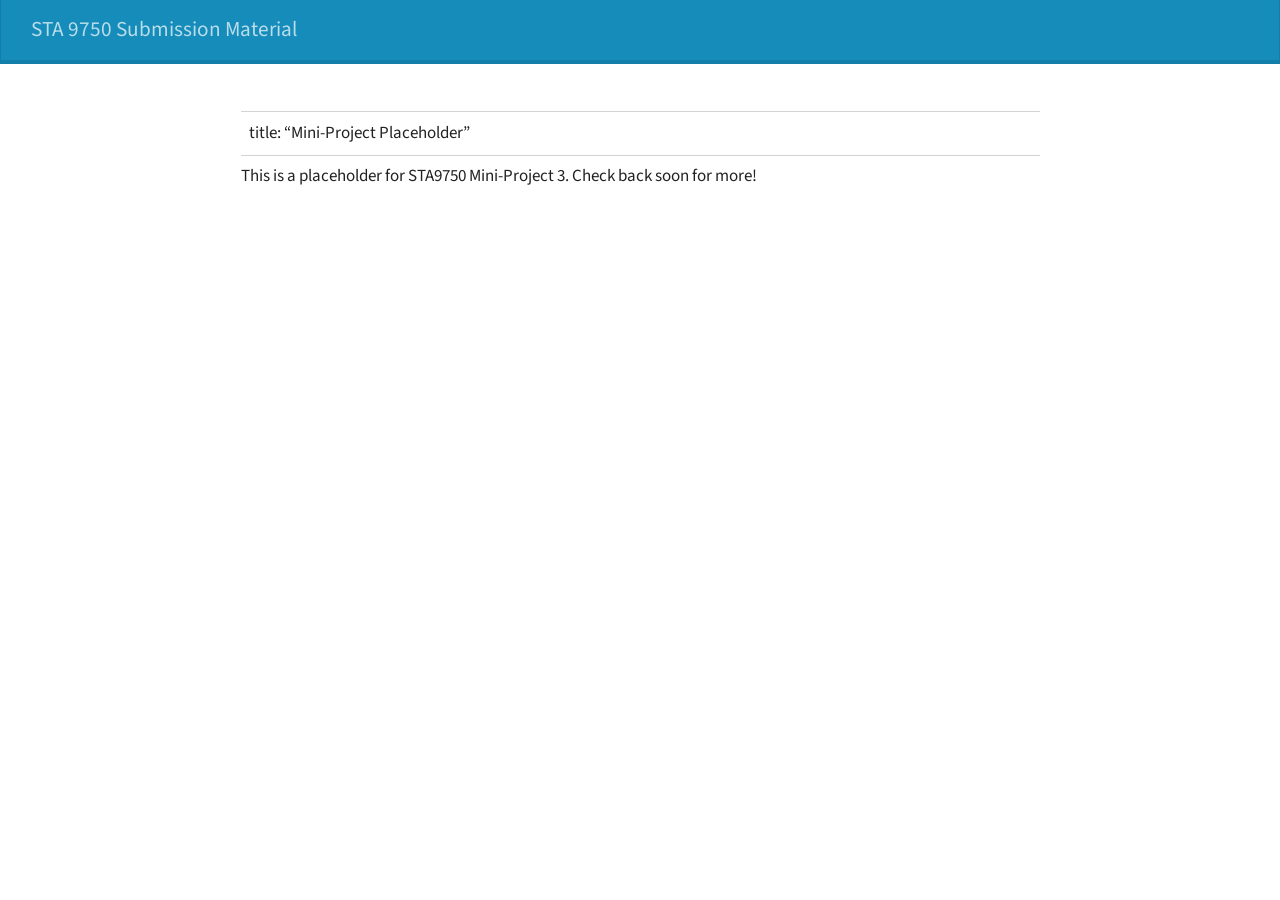
<file: docs/mp03.html>
<!DOCTYPE html>
<html xmlns="http://www.w3.org/1999/xhtml" lang="en" xml:lang="en"><head>

<meta charset="utf-8">
<meta name="generator" content="quarto-1.10.18">

<meta name="viewport" content="width=device-width, initial-scale=1.0, user-scalable=yes">


<title>mp03 – STA 9750 Submission Material</title>
<style>
/* Default styles provided by pandoc.
** See https://pandoc.org/MANUAL.html#variables-for-html for config info.
*/
span.smallcaps{font-variant: small-caps;}
div.columns{display: flex; gap: 1.5em;}
div.column{flex: auto;}
@media screen {
div.columns{gap: min(4vw, 1.5em);}
div.column{overflow-x: auto;}
}
div.hanging-indent{margin-left: 1.5em; text-indent: -1.5em;}
ul.task-list{list-style: none;}
ul.task-list li input[type="checkbox"] {
  width: 0.8em;
  margin: 0 0.8em 0.2em -1em; /* quarto-specific, see https://github.com/quarto-dev/quarto-cli/issues/4556 */ 
  vertical-align: middle;
}
</style>


<script src="site_libs/quarto-nav/quarto-nav.js"></script>
<script src="site_libs/quarto-nav/headroom.min.js"></script>
<script src="site_libs/clipboard/clipboard.min.js"></script>
<script src="site_libs/quarto-search/autocomplete.umd.js"></script>
<script src="site_libs/quarto-search/fuse.min.js"></script>
<script src="site_libs/quarto-search/quarto-search.js"></script>
<meta name="quarto:offset" content="./">
<script src="site_libs/quarto-html/quarto.js" type="module"></script>
<script src="site_libs/quarto-html/tabsets/tabsets.js" type="module"></script>
<script src="site_libs/quarto-html/popper.min.js"></script>
<script src="site_libs/quarto-html/tippy.umd.min.js"></script>
<script src="site_libs/quarto-html/anchor.min.js"></script>
<link href="site_libs/quarto-html/tippy.css" rel="stylesheet">
<link href="site_libs/quarto-html/quarto-syntax-highlighting-64a204ab8560d761af7679ceaba22944.css" rel="stylesheet" id="quarto-text-highlighting-styles">
<script src="site_libs/bootstrap/bootstrap.min.js"></script>
<link href="site_libs/bootstrap/bootstrap-icons.css" rel="stylesheet">
<link href="site_libs/bootstrap/bootstrap-d8647612971f28d0d73e6323d349ddcf.min.css" rel="stylesheet" append-hash="true" id="quarto-bootstrap" data-mode="light">
<script id="quarto-search-options" type="application/json">{
  "location": "navbar",
  "copy-button": false,
  "collapse-after": 3,
  "panel-placement": "end",
  "type": "overlay",
  "limit": 50,
  "keyboard-shortcut": [
    "f",
    "/",
    "s"
  ],
  "show-item-context": false,
  "language": {
    "search-no-results-text": "No results",
    "search-matching-documents-text": "matching documents",
    "search-copy-link-title": "Copy link to search",
    "search-hide-matches-text": "Hide additional matches",
    "search-more-match-text": "more match in this document",
    "search-more-matches-text": "more matches in this document",
    "search-clear-button-title": "Clear",
    "search-text-placeholder": "",
    "search-detached-cancel-button-title": "Cancel",
    "search-submit-button-title": "Submit",
    "search-label": "Search"
  }
}</script>


</head>

<body class="nav-fixed fullcontent quarto-light">

<div id="quarto-search-results"></div>
  <header id="quarto-header" class="headroom fixed-top">
    <nav class="navbar navbar-expand-lg " data-bs-theme="dark">
      <div class="navbar-container container-fluid">
      <div class="navbar-brand-container mx-auto">
    <a class="navbar-brand" href="./index.html">
    <span class="navbar-title">STA 9750 Submission Material</span>
    </a>
  </div>
        <div class="quarto-navbar-tools tools-end">
</div>
      </div> <!-- /container-fluid -->
    </nav>
</header>
<!-- content -->
<div id="quarto-content" class="quarto-container page-columns page-rows-contents page-layout-article page-navbar">
<!-- sidebar -->
<!-- margin-sidebar -->
    
<!-- main -->
<main class="content" id="quarto-document-content"><header id="title-block-header" class="quarto-title-block"></header>




<table class="caption-top table">
<tbody>
<tr class="odd">
<td>title: “Mini-Project Placeholder”</td>
</tr>
</tbody>
</table>
<p>This is a placeholder for STA9750 Mini-Project 3. Check back soon for more!</p>



</main> <!-- /main -->
<script id="quarto-html-after-body" type="application/javascript">
  window.document.addEventListener("DOMContentLoaded", function (event) {
    const icon = "";
    const anchorJS = new window.AnchorJS();
    anchorJS.options = {
      placement: 'right',
      icon: icon
    };
    anchorJS.add('.anchored');
    const isCodeAnnotation = (el) => {
      for (const clz of el.classList) {
        if (clz.startsWith('code-annotation-')) {                     
          return true;
        }
      }
      return false;
    }
    const onCopySuccess = function(e) {
      // button target
      const button = e.trigger;
      // don't keep focus
      button.blur();
      // flash "checked"
      button.classList.add('code-copy-button-checked');
      var currentTitle = button.getAttribute("title");
      button.setAttribute("title", "Copied!");
      let tooltip;
      if (window.bootstrap) {
        button.setAttribute("data-bs-toggle", "tooltip");
        button.setAttribute("data-bs-placement", "left");
        button.setAttribute("data-bs-title", "Copied!");
        tooltip = new bootstrap.Tooltip(button, 
          { trigger: "manual", 
            customClass: "code-copy-button-tooltip",
            offset: [0, -8]});
        tooltip.show();    
      }
      setTimeout(function() {
        if (tooltip) {
          tooltip.hide();
          button.removeAttribute("data-bs-title");
          button.removeAttribute("data-bs-toggle");
          button.removeAttribute("data-bs-placement");
        }
        button.setAttribute("title", currentTitle);
        button.classList.remove('code-copy-button-checked');
      }, 1000);
      // clear code selection
      e.clearSelection();
    }
    const getTextToCopy = function(trigger) {
      const outerScaffold = trigger.parentElement.cloneNode(true);
      const codeEl = outerScaffold.querySelector('code');
      for (const childEl of codeEl.children) {
        if (isCodeAnnotation(childEl)) {
          childEl.remove();
        }
      }
      return codeEl.innerText;
    }
    const clipboard = new window.ClipboardJS('.code-copy-button:not([data-in-quarto-modal])', {
      text: getTextToCopy
    });
    clipboard.on('success', onCopySuccess);
    if (window.document.getElementById('quarto-embedded-source-code-modal')) {
      const clipboardModal = new window.ClipboardJS('.code-copy-button[data-in-quarto-modal]', {
        text: getTextToCopy,
        container: window.document.getElementById('quarto-embedded-source-code-modal')
      });
      clipboardModal.on('success', onCopySuccess);
    }
      var localhostRegex = new RegExp(/^(?:http|https):\/\/localhost\:?[0-9]*\//);
      var mailtoRegex = new RegExp(/^mailto:/);
        var filterRegex = new RegExp("https:\/\/khushibgandhi\.github\.io\/STA9750-2026-FALL\/");
      var isInternal = (href) => {
          return filterRegex.test(href) || localhostRegex.test(href) || mailtoRegex.test(href);
      }
      // Inspect non-navigation links and adorn them if external
     var links = window.document.querySelectorAll('a[href]:not(.nav-link):not(.navbar-brand):not(.toc-action):not(.sidebar-link):not(.sidebar-item-toggle):not(.pagination-link):not(.no-external):not([aria-hidden]):not(.dropdown-item):not(.quarto-navigation-tool):not(.about-link)');
      for (var i=0; i<links.length; i++) {
        const link = links[i];
        if (!isInternal(link.href)) {
          // undo the damage that might have been done by quarto-nav.js in the case of
          // links that we want to consider external
          if (link.dataset.originalHref !== undefined) {
            link.href = link.dataset.originalHref;
          }
        }
      }
    function tippyHover(el, contentFn, onTriggerFn, onUntriggerFn) {
      const config = {
        allowHTML: true,
        maxWidth: 500,
        delay: 100,
        arrow: false,
        appendTo: function(el) {
            return el.parentElement;
        },
        interactive: true,
        interactiveBorder: 10,
        theme: 'quarto',
        placement: 'bottom-start',
      };
      if (contentFn) {
        config.content = contentFn;
      }
      if (onTriggerFn) {
        config.onTrigger = onTriggerFn;
      }
      if (onUntriggerFn) {
        config.onUntrigger = onUntriggerFn;
      }
      window.tippy(el, config); 
    }
    const noterefs = window.document.querySelectorAll('a[role="doc-noteref"]');
    for (var i=0; i<noterefs.length; i++) {
      const ref = noterefs[i];
      tippyHover(ref, function() {
        // use id or data attribute instead here
        let href = ref.getAttribute('data-footnote-href') || ref.getAttribute('href');
        try { href = new URL(href).hash; } catch {}
        const id = href.replace(/^#\/?/, "");
        const note = window.document.getElementById(id);
        if (note) {
          return note.innerHTML;
        } else {
          return "";
        }
      });
    }
    const xrefs = window.document.querySelectorAll('a.quarto-xref');
    const processXRef = (id, note) => {
      // Strip column container classes
      const stripColumnClz = (el) => {
        el.classList.remove("page-full", "page-columns");
        if (el.children) {
          for (const child of el.children) {
            stripColumnClz(child);
          }
        }
      }
      stripColumnClz(note)
      if (id === null || id.startsWith('sec-')) {
        // Special case sections, only their first couple elements
        const container = document.createElement("div");
        if (note.children && note.children.length > 2) {
          container.appendChild(note.children[0].cloneNode(true));
          for (let i = 1; i < note.children.length; i++) {
            const child = note.children[i];
            if (child.tagName === "P" && child.innerText === "") {
              continue;
            } else {
              container.appendChild(child.cloneNode(true));
              break;
            }
          }
          if (window.Quarto?.typesetMath) {
            window.Quarto.typesetMath(container);
          }
          return container.innerHTML
        } else {
          if (window.Quarto?.typesetMath) {
            window.Quarto.typesetMath(note);
          }
          return note.innerHTML;
        }
      } else {
        // Remove any anchor links if they are present
        const anchorLink = note.querySelector('a.anchorjs-link');
        if (anchorLink) {
          anchorLink.remove();
        }
        if (window.Quarto?.typesetMath) {
          window.Quarto.typesetMath(note);
        }
        if (note.classList.contains("callout")) {
          return note.outerHTML;
        } else {
          return note.innerHTML;
        }
      }
    }
    for (var i=0; i<xrefs.length; i++) {
      const xref = xrefs[i];
      tippyHover(xref, undefined, function(instance) {
        instance.disable();
        let url = xref.getAttribute('href');
        let hash = undefined; 
        if (url.startsWith('#')) {
          hash = url;
        } else {
          try { hash = new URL(url).hash; } catch {}
        }
        if (hash) {
          const id = hash.replace(/^#\/?/, "");
          const note = window.document.getElementById(id);
          if (note !== null) {
            try {
              const html = processXRef(id, note.cloneNode(true));
              instance.setContent(html);
            } finally {
              instance.enable();
              instance.show();
            }
          } else {
            // See if we can fetch this
            fetch(url.split('#')[0])
            .then(res => res.text())
            .then(html => {
              const parser = new DOMParser();
              const htmlDoc = parser.parseFromString(html, "text/html");
              const note = htmlDoc.getElementById(id);
              if (note !== null) {
                const html = processXRef(id, note);
                instance.setContent(html);
              } 
            }).finally(() => {
              instance.enable();
              instance.show();
            });
          }
        } else {
          // See if we can fetch a full url (with no hash to target)
          // This is a special case and we should probably do some content thinning / targeting
          fetch(url)
          .then(res => res.text())
          .then(html => {
            const parser = new DOMParser();
            const htmlDoc = parser.parseFromString(html, "text/html");
            const note = htmlDoc.querySelector('main.content');
            if (note !== null) {
              // This should only happen for chapter cross references
              // (since there is no id in the URL)
              // remove the first header
              if (note.children.length > 0 && note.children[0].tagName === "HEADER") {
                note.children[0].remove();
              }
              const html = processXRef(null, note);
              instance.setContent(html);
            } 
          }).finally(() => {
            instance.enable();
            instance.show();
          });
        }
      }, function(instance) {
      });
    }
        let selectedAnnoteEl;
        const selectorForAnnotation = ( cell, annotation) => {
          let cellAttr = 'data-code-cell="' + cell + '"';
          let lineAttr = 'data-code-annotation="' +  annotation + '"';
          const selector = 'span[' + cellAttr + '][' + lineAttr + ']';
          return selector;
        }
        const selectCodeLines = (annoteEl) => {
          const doc = window.document;
          const targetCell = annoteEl.getAttribute("data-target-cell");
          const targetAnnotation = annoteEl.getAttribute("data-target-annotation");
          const annoteSpan = window.document.querySelector(selectorForAnnotation(targetCell, targetAnnotation));
          const lines = annoteSpan.getAttribute("data-code-lines").split(",");
          const lineIds = lines.map((line) => {
            return targetCell + "-" + line;
          })
          let top = null;
          let height = null;
          let parent = null;
          if (lineIds.length > 0) {
              //compute the position of the single el (top and bottom and make a div)
              const el = window.document.getElementById(lineIds[0]);
              top = el.offsetTop;
              height = el.offsetHeight;
              parent = el.parentElement.parentElement;
            if (lineIds.length > 1) {
              const lastEl = window.document.getElementById(lineIds[lineIds.length - 1]);
              const bottom = lastEl.offsetTop + lastEl.offsetHeight;
              height = bottom - top;
            }
            if (top !== null && height !== null && parent !== null) {
              // cook up a div (if necessary) and position it 
              let div = window.document.getElementById("code-annotation-line-highlight");
              if (div === null) {
                div = window.document.createElement("div");
                div.setAttribute("id", "code-annotation-line-highlight");
                div.style.position = 'absolute';
                parent.appendChild(div);
              }
              div.style.top = top - 2 + "px";
              div.style.height = height + 4 + "px";
              div.style.left = 0;
              let gutterDiv = window.document.getElementById("code-annotation-line-highlight-gutter");
              if (gutterDiv === null) {
                gutterDiv = window.document.createElement("div");
                gutterDiv.setAttribute("id", "code-annotation-line-highlight-gutter");
                gutterDiv.style.position = 'absolute';
                const codeCell = window.document.getElementById(targetCell);
                const gutter = codeCell.querySelector('.code-annotation-gutter');
                gutter.appendChild(gutterDiv);
              }
              gutterDiv.style.top = top - 2 + "px";
              gutterDiv.style.height = height + 4 + "px";
            }
            selectedAnnoteEl = annoteEl;
          }
        };
        const unselectCodeLines = () => {
          const elementsIds = ["code-annotation-line-highlight", "code-annotation-line-highlight-gutter"];
          elementsIds.forEach((elId) => {
            const div = window.document.getElementById(elId);
            if (div) {
              div.remove();
            }
          });
          selectedAnnoteEl = undefined;
        };
          // Handle positioning of the toggle
      window.addEventListener(
        "resize",
        throttle(() => {
          elRect = undefined;
          if (selectedAnnoteEl) {
            selectCodeLines(selectedAnnoteEl);
          }
        }, 10)
      );
      function throttle(fn, ms) {
      let throttle = false;
      let timer;
        return (...args) => {
          if(!throttle) { // first call gets through
              fn.apply(this, args);
              throttle = true;
          } else { // all the others get throttled
              if(timer) clearTimeout(timer); // cancel #2
              timer = setTimeout(() => {
                fn.apply(this, args);
                timer = throttle = false;
              }, ms);
          }
        };
      }
        // Attach click handler to the DT
        const annoteDls = window.document.querySelectorAll('dt[data-target-cell]');
        for (const annoteDlNode of annoteDls) {
          annoteDlNode.addEventListener('click', (event) => {
            const clickedEl = event.target;
            if (clickedEl !== selectedAnnoteEl) {
              unselectCodeLines();
              const activeEl = window.document.querySelector('dt[data-target-cell].code-annotation-active');
              if (activeEl) {
                activeEl.classList.remove('code-annotation-active');
              }
              selectCodeLines(clickedEl);
              clickedEl.classList.add('code-annotation-active');
            } else {
              // Unselect the line
              unselectCodeLines();
              clickedEl.classList.remove('code-annotation-active');
            }
          });
        }
    const findCites = (el) => {
      const parentEl = el.parentElement;
      if (parentEl) {
        const cites = parentEl.dataset.cites;
        if (cites) {
          return {
            el,
            cites: cites.split(' ')
          };
        } else {
          return findCites(el.parentElement)
        }
      } else {
        return undefined;
      }
    };
    var bibliorefs = window.document.querySelectorAll('a[role="doc-biblioref"]');
    for (var i=0; i<bibliorefs.length; i++) {
      const ref = bibliorefs[i];
      const citeInfo = findCites(ref);
      if (citeInfo) {
        tippyHover(citeInfo.el, function() {
          var popup = window.document.createElement('div');
          citeInfo.cites.forEach(function(cite) {
            var citeDiv = window.document.createElement('div');
            citeDiv.classList.add('hanging-indent');
            citeDiv.classList.add('csl-entry');
            var biblioDiv = window.document.getElementById('ref-' + cite);
            if (biblioDiv) {
              citeDiv.innerHTML = biblioDiv.innerHTML;
            }
            popup.appendChild(citeDiv);
          });
          return popup.innerHTML;
        });
      }
    }
  });
  </script>
</div> <!-- /content -->




</body></html>
</file>
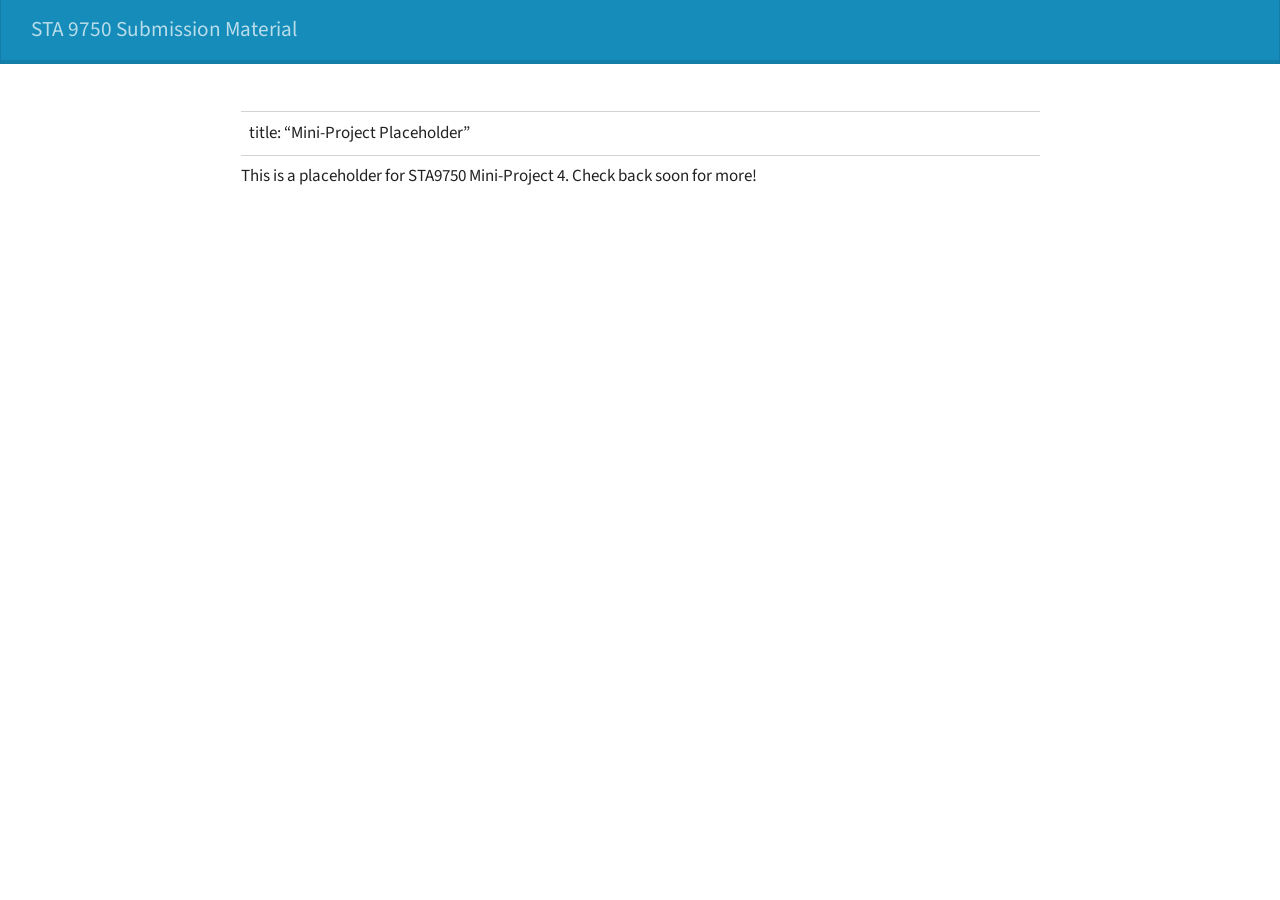
<file: docs/mp04.html>
<!DOCTYPE html>
<html xmlns="http://www.w3.org/1999/xhtml" lang="en" xml:lang="en"><head>

<meta charset="utf-8">
<meta name="generator" content="quarto-1.10.18">

<meta name="viewport" content="width=device-width, initial-scale=1.0, user-scalable=yes">


<title>mp04 – STA 9750 Submission Material</title>
<style>
/* Default styles provided by pandoc.
** See https://pandoc.org/MANUAL.html#variables-for-html for config info.
*/
span.smallcaps{font-variant: small-caps;}
div.columns{display: flex; gap: 1.5em;}
div.column{flex: auto;}
@media screen {
div.columns{gap: min(4vw, 1.5em);}
div.column{overflow-x: auto;}
}
div.hanging-indent{margin-left: 1.5em; text-indent: -1.5em;}
ul.task-list{list-style: none;}
ul.task-list li input[type="checkbox"] {
  width: 0.8em;
  margin: 0 0.8em 0.2em -1em; /* quarto-specific, see https://github.com/quarto-dev/quarto-cli/issues/4556 */ 
  vertical-align: middle;
}
</style>


<script src="site_libs/quarto-nav/quarto-nav.js"></script>
<script src="site_libs/quarto-nav/headroom.min.js"></script>
<script src="site_libs/clipboard/clipboard.min.js"></script>
<script src="site_libs/quarto-search/autocomplete.umd.js"></script>
<script src="site_libs/quarto-search/fuse.min.js"></script>
<script src="site_libs/quarto-search/quarto-search.js"></script>
<meta name="quarto:offset" content="./">
<script src="site_libs/quarto-html/quarto.js" type="module"></script>
<script src="site_libs/quarto-html/tabsets/tabsets.js" type="module"></script>
<script src="site_libs/quarto-html/popper.min.js"></script>
<script src="site_libs/quarto-html/tippy.umd.min.js"></script>
<script src="site_libs/quarto-html/anchor.min.js"></script>
<link href="site_libs/quarto-html/tippy.css" rel="stylesheet">
<link href="site_libs/quarto-html/quarto-syntax-highlighting-64a204ab8560d761af7679ceaba22944.css" rel="stylesheet" id="quarto-text-highlighting-styles">
<script src="site_libs/bootstrap/bootstrap.min.js"></script>
<link href="site_libs/bootstrap/bootstrap-icons.css" rel="stylesheet">
<link href="site_libs/bootstrap/bootstrap-d8647612971f28d0d73e6323d349ddcf.min.css" rel="stylesheet" append-hash="true" id="quarto-bootstrap" data-mode="light">
<script id="quarto-search-options" type="application/json">{
  "location": "navbar",
  "copy-button": false,
  "collapse-after": 3,
  "panel-placement": "end",
  "type": "overlay",
  "limit": 50,
  "keyboard-shortcut": [
    "f",
    "/",
    "s"
  ],
  "show-item-context": false,
  "language": {
    "search-no-results-text": "No results",
    "search-matching-documents-text": "matching documents",
    "search-copy-link-title": "Copy link to search",
    "search-hide-matches-text": "Hide additional matches",
    "search-more-match-text": "more match in this document",
    "search-more-matches-text": "more matches in this document",
    "search-clear-button-title": "Clear",
    "search-text-placeholder": "",
    "search-detached-cancel-button-title": "Cancel",
    "search-submit-button-title": "Submit",
    "search-label": "Search"
  }
}</script>


</head>

<body class="nav-fixed fullcontent quarto-light">

<div id="quarto-search-results"></div>
  <header id="quarto-header" class="headroom fixed-top">
    <nav class="navbar navbar-expand-lg " data-bs-theme="dark">
      <div class="navbar-container container-fluid">
      <div class="navbar-brand-container mx-auto">
    <a class="navbar-brand" href="./index.html">
    <span class="navbar-title">STA 9750 Submission Material</span>
    </a>
  </div>
        <div class="quarto-navbar-tools tools-end">
</div>
      </div> <!-- /container-fluid -->
    </nav>
</header>
<!-- content -->
<div id="quarto-content" class="quarto-container page-columns page-rows-contents page-layout-article page-navbar">
<!-- sidebar -->
<!-- margin-sidebar -->
    
<!-- main -->
<main class="content" id="quarto-document-content"><header id="title-block-header" class="quarto-title-block"></header>




<table class="caption-top table">
<tbody>
<tr class="odd">
<td>title: “Mini-Project Placeholder”</td>
</tr>
</tbody>
</table>
<p>This is a placeholder for STA9750 Mini-Project 4. Check back soon for more!</p>



</main> <!-- /main -->
<script id="quarto-html-after-body" type="application/javascript">
  window.document.addEventListener("DOMContentLoaded", function (event) {
    const icon = "";
    const anchorJS = new window.AnchorJS();
    anchorJS.options = {
      placement: 'right',
      icon: icon
    };
    anchorJS.add('.anchored');
    const isCodeAnnotation = (el) => {
      for (const clz of el.classList) {
        if (clz.startsWith('code-annotation-')) {                     
          return true;
        }
      }
      return false;
    }
    const onCopySuccess = function(e) {
      // button target
      const button = e.trigger;
      // don't keep focus
      button.blur();
      // flash "checked"
      button.classList.add('code-copy-button-checked');
      var currentTitle = button.getAttribute("title");
      button.setAttribute("title", "Copied!");
      let tooltip;
      if (window.bootstrap) {
        button.setAttribute("data-bs-toggle", "tooltip");
        button.setAttribute("data-bs-placement", "left");
        button.setAttribute("data-bs-title", "Copied!");
        tooltip = new bootstrap.Tooltip(button, 
          { trigger: "manual", 
            customClass: "code-copy-button-tooltip",
            offset: [0, -8]});
        tooltip.show();    
      }
      setTimeout(function() {
        if (tooltip) {
          tooltip.hide();
          button.removeAttribute("data-bs-title");
          button.removeAttribute("data-bs-toggle");
          button.removeAttribute("data-bs-placement");
        }
        button.setAttribute("title", currentTitle);
        button.classList.remove('code-copy-button-checked');
      }, 1000);
      // clear code selection
      e.clearSelection();
    }
    const getTextToCopy = function(trigger) {
      const outerScaffold = trigger.parentElement.cloneNode(true);
      const codeEl = outerScaffold.querySelector('code');
      for (const childEl of codeEl.children) {
        if (isCodeAnnotation(childEl)) {
          childEl.remove();
        }
      }
      return codeEl.innerText;
    }
    const clipboard = new window.ClipboardJS('.code-copy-button:not([data-in-quarto-modal])', {
      text: getTextToCopy
    });
    clipboard.on('success', onCopySuccess);
    if (window.document.getElementById('quarto-embedded-source-code-modal')) {
      const clipboardModal = new window.ClipboardJS('.code-copy-button[data-in-quarto-modal]', {
        text: getTextToCopy,
        container: window.document.getElementById('quarto-embedded-source-code-modal')
      });
      clipboardModal.on('success', onCopySuccess);
    }
      var localhostRegex = new RegExp(/^(?:http|https):\/\/localhost\:?[0-9]*\//);
      var mailtoRegex = new RegExp(/^mailto:/);
        var filterRegex = new RegExp("https:\/\/khushibgandhi\.github\.io\/STA9750-2026-FALL\/");
      var isInternal = (href) => {
          return filterRegex.test(href) || localhostRegex.test(href) || mailtoRegex.test(href);
      }
      // Inspect non-navigation links and adorn them if external
     var links = window.document.querySelectorAll('a[href]:not(.nav-link):not(.navbar-brand):not(.toc-action):not(.sidebar-link):not(.sidebar-item-toggle):not(.pagination-link):not(.no-external):not([aria-hidden]):not(.dropdown-item):not(.quarto-navigation-tool):not(.about-link)');
      for (var i=0; i<links.length; i++) {
        const link = links[i];
        if (!isInternal(link.href)) {
          // undo the damage that might have been done by quarto-nav.js in the case of
          // links that we want to consider external
          if (link.dataset.originalHref !== undefined) {
            link.href = link.dataset.originalHref;
          }
        }
      }
    function tippyHover(el, contentFn, onTriggerFn, onUntriggerFn) {
      const config = {
        allowHTML: true,
        maxWidth: 500,
        delay: 100,
        arrow: false,
        appendTo: function(el) {
            return el.parentElement;
        },
        interactive: true,
        interactiveBorder: 10,
        theme: 'quarto',
        placement: 'bottom-start',
      };
      if (contentFn) {
        config.content = contentFn;
      }
      if (onTriggerFn) {
        config.onTrigger = onTriggerFn;
      }
      if (onUntriggerFn) {
        config.onUntrigger = onUntriggerFn;
      }
      window.tippy(el, config); 
    }
    const noterefs = window.document.querySelectorAll('a[role="doc-noteref"]');
    for (var i=0; i<noterefs.length; i++) {
      const ref = noterefs[i];
      tippyHover(ref, function() {
        // use id or data attribute instead here
        let href = ref.getAttribute('data-footnote-href') || ref.getAttribute('href');
        try { href = new URL(href).hash; } catch {}
        const id = href.replace(/^#\/?/, "");
        const note = window.document.getElementById(id);
        if (note) {
          return note.innerHTML;
        } else {
          return "";
        }
      });
    }
    const xrefs = window.document.querySelectorAll('a.quarto-xref');
    const processXRef = (id, note) => {
      // Strip column container classes
      const stripColumnClz = (el) => {
        el.classList.remove("page-full", "page-columns");
        if (el.children) {
          for (const child of el.children) {
            stripColumnClz(child);
          }
        }
      }
      stripColumnClz(note)
      if (id === null || id.startsWith('sec-')) {
        // Special case sections, only their first couple elements
        const container = document.createElement("div");
        if (note.children && note.children.length > 2) {
          container.appendChild(note.children[0].cloneNode(true));
          for (let i = 1; i < note.children.length; i++) {
            const child = note.children[i];
            if (child.tagName === "P" && child.innerText === "") {
              continue;
            } else {
              container.appendChild(child.cloneNode(true));
              break;
            }
          }
          if (window.Quarto?.typesetMath) {
            window.Quarto.typesetMath(container);
          }
          return container.innerHTML
        } else {
          if (window.Quarto?.typesetMath) {
            window.Quarto.typesetMath(note);
          }
          return note.innerHTML;
        }
      } else {
        // Remove any anchor links if they are present
        const anchorLink = note.querySelector('a.anchorjs-link');
        if (anchorLink) {
          anchorLink.remove();
        }
        if (window.Quarto?.typesetMath) {
          window.Quarto.typesetMath(note);
        }
        if (note.classList.contains("callout")) {
          return note.outerHTML;
        } else {
          return note.innerHTML;
        }
      }
    }
    for (var i=0; i<xrefs.length; i++) {
      const xref = xrefs[i];
      tippyHover(xref, undefined, function(instance) {
        instance.disable();
        let url = xref.getAttribute('href');
        let hash = undefined; 
        if (url.startsWith('#')) {
          hash = url;
        } else {
          try { hash = new URL(url).hash; } catch {}
        }
        if (hash) {
          const id = hash.replace(/^#\/?/, "");
          const note = window.document.getElementById(id);
          if (note !== null) {
            try {
              const html = processXRef(id, note.cloneNode(true));
              instance.setContent(html);
            } finally {
              instance.enable();
              instance.show();
            }
          } else {
            // See if we can fetch this
            fetch(url.split('#')[0])
            .then(res => res.text())
            .then(html => {
              const parser = new DOMParser();
              const htmlDoc = parser.parseFromString(html, "text/html");
              const note = htmlDoc.getElementById(id);
              if (note !== null) {
                const html = processXRef(id, note);
                instance.setContent(html);
              } 
            }).finally(() => {
              instance.enable();
              instance.show();
            });
          }
        } else {
          // See if we can fetch a full url (with no hash to target)
          // This is a special case and we should probably do some content thinning / targeting
          fetch(url)
          .then(res => res.text())
          .then(html => {
            const parser = new DOMParser();
            const htmlDoc = parser.parseFromString(html, "text/html");
            const note = htmlDoc.querySelector('main.content');
            if (note !== null) {
              // This should only happen for chapter cross references
              // (since there is no id in the URL)
              // remove the first header
              if (note.children.length > 0 && note.children[0].tagName === "HEADER") {
                note.children[0].remove();
              }
              const html = processXRef(null, note);
              instance.setContent(html);
            } 
          }).finally(() => {
            instance.enable();
            instance.show();
          });
        }
      }, function(instance) {
      });
    }
        let selectedAnnoteEl;
        const selectorForAnnotation = ( cell, annotation) => {
          let cellAttr = 'data-code-cell="' + cell + '"';
          let lineAttr = 'data-code-annotation="' +  annotation + '"';
          const selector = 'span[' + cellAttr + '][' + lineAttr + ']';
          return selector;
        }
        const selectCodeLines = (annoteEl) => {
          const doc = window.document;
          const targetCell = annoteEl.getAttribute("data-target-cell");
          const targetAnnotation = annoteEl.getAttribute("data-target-annotation");
          const annoteSpan = window.document.querySelector(selectorForAnnotation(targetCell, targetAnnotation));
          const lines = annoteSpan.getAttribute("data-code-lines").split(",");
          const lineIds = lines.map((line) => {
            return targetCell + "-" + line;
          })
          let top = null;
          let height = null;
          let parent = null;
          if (lineIds.length > 0) {
              //compute the position of the single el (top and bottom and make a div)
              const el = window.document.getElementById(lineIds[0]);
              top = el.offsetTop;
              height = el.offsetHeight;
              parent = el.parentElement.parentElement;
            if (lineIds.length > 1) {
              const lastEl = window.document.getElementById(lineIds[lineIds.length - 1]);
              const bottom = lastEl.offsetTop + lastEl.offsetHeight;
              height = bottom - top;
            }
            if (top !== null && height !== null && parent !== null) {
              // cook up a div (if necessary) and position it 
              let div = window.document.getElementById("code-annotation-line-highlight");
              if (div === null) {
                div = window.document.createElement("div");
                div.setAttribute("id", "code-annotation-line-highlight");
                div.style.position = 'absolute';
                parent.appendChild(div);
              }
              div.style.top = top - 2 + "px";
              div.style.height = height + 4 + "px";
              div.style.left = 0;
              let gutterDiv = window.document.getElementById("code-annotation-line-highlight-gutter");
              if (gutterDiv === null) {
                gutterDiv = window.document.createElement("div");
                gutterDiv.setAttribute("id", "code-annotation-line-highlight-gutter");
                gutterDiv.style.position = 'absolute';
                const codeCell = window.document.getElementById(targetCell);
                const gutter = codeCell.querySelector('.code-annotation-gutter');
                gutter.appendChild(gutterDiv);
              }
              gutterDiv.style.top = top - 2 + "px";
              gutterDiv.style.height = height + 4 + "px";
            }
            selectedAnnoteEl = annoteEl;
          }
        };
        const unselectCodeLines = () => {
          const elementsIds = ["code-annotation-line-highlight", "code-annotation-line-highlight-gutter"];
          elementsIds.forEach((elId) => {
            const div = window.document.getElementById(elId);
            if (div) {
              div.remove();
            }
          });
          selectedAnnoteEl = undefined;
        };
          // Handle positioning of the toggle
      window.addEventListener(
        "resize",
        throttle(() => {
          elRect = undefined;
          if (selectedAnnoteEl) {
            selectCodeLines(selectedAnnoteEl);
          }
        }, 10)
      );
      function throttle(fn, ms) {
      let throttle = false;
      let timer;
        return (...args) => {
          if(!throttle) { // first call gets through
              fn.apply(this, args);
              throttle = true;
          } else { // all the others get throttled
              if(timer) clearTimeout(timer); // cancel #2
              timer = setTimeout(() => {
                fn.apply(this, args);
                timer = throttle = false;
              }, ms);
          }
        };
      }
        // Attach click handler to the DT
        const annoteDls = window.document.querySelectorAll('dt[data-target-cell]');
        for (const annoteDlNode of annoteDls) {
          annoteDlNode.addEventListener('click', (event) => {
            const clickedEl = event.target;
            if (clickedEl !== selectedAnnoteEl) {
              unselectCodeLines();
              const activeEl = window.document.querySelector('dt[data-target-cell].code-annotation-active');
              if (activeEl) {
                activeEl.classList.remove('code-annotation-active');
              }
              selectCodeLines(clickedEl);
              clickedEl.classList.add('code-annotation-active');
            } else {
              // Unselect the line
              unselectCodeLines();
              clickedEl.classList.remove('code-annotation-active');
            }
          });
        }
    const findCites = (el) => {
      const parentEl = el.parentElement;
      if (parentEl) {
        const cites = parentEl.dataset.cites;
        if (cites) {
          return {
            el,
            cites: cites.split(' ')
          };
        } else {
          return findCites(el.parentElement)
        }
      } else {
        return undefined;
      }
    };
    var bibliorefs = window.document.querySelectorAll('a[role="doc-biblioref"]');
    for (var i=0; i<bibliorefs.length; i++) {
      const ref = bibliorefs[i];
      const citeInfo = findCites(ref);
      if (citeInfo) {
        tippyHover(citeInfo.el, function() {
          var popup = window.document.createElement('div');
          citeInfo.cites.forEach(function(cite) {
            var citeDiv = window.document.createElement('div');
            citeDiv.classList.add('hanging-indent');
            citeDiv.classList.add('csl-entry');
            var biblioDiv = window.document.getElementById('ref-' + cite);
            if (biblioDiv) {
              citeDiv.innerHTML = biblioDiv.innerHTML;
            }
            popup.appendChild(citeDiv);
          });
          return popup.innerHTML;
        });
      }
    }
  });
  </script>
</div> <!-- /content -->




</body></html>
</file>
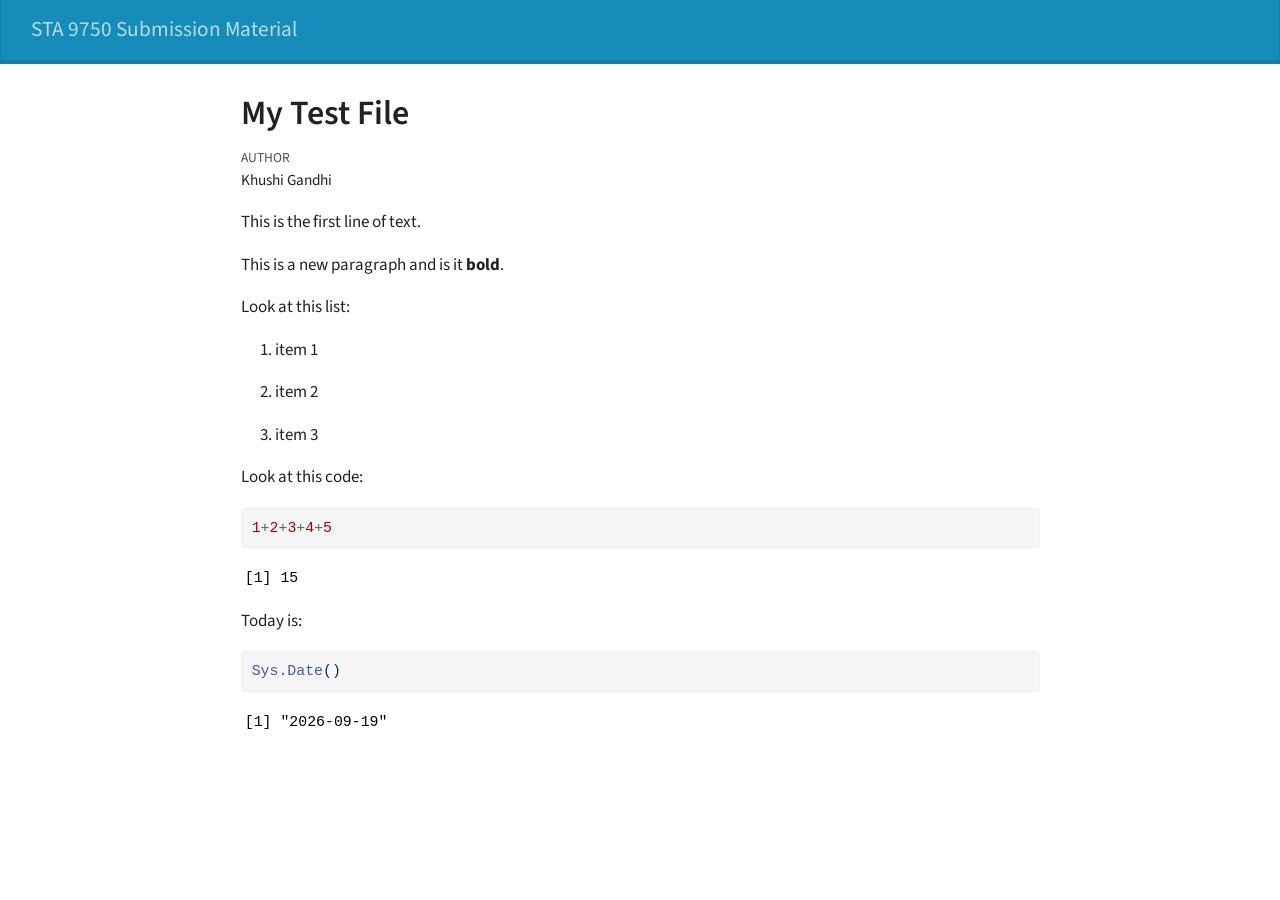
<file: docs/test.html>
<!DOCTYPE html>
<html xmlns="http://www.w3.org/1999/xhtml" lang="en" xml:lang="en"><head>

<meta charset="utf-8">
<meta name="generator" content="quarto-1.10.18">

<meta name="viewport" content="width=device-width, initial-scale=1.0, user-scalable=yes">

<meta name="author" content="Khushi Gandhi">

<title>My Test File – STA 9750 Submission Material</title>
<style>
/* Default styles provided by pandoc.
** See https://pandoc.org/MANUAL.html#variables-for-html for config info.
*/
span.smallcaps{font-variant: small-caps;}
div.columns{display: flex; gap: 1.5em;}
div.column{flex: auto;}
@media screen {
div.columns{gap: min(4vw, 1.5em);}
div.column{overflow-x: auto;}
}
div.hanging-indent{margin-left: 1.5em; text-indent: -1.5em;}
ul.task-list{list-style: none;}
ul.task-list li input[type="checkbox"] {
  width: 0.8em;
  margin: 0 0.8em 0.2em -1em; /* quarto-specific, see https://github.com/quarto-dev/quarto-cli/issues/4556 */ 
  vertical-align: middle;
}
/* CSS for syntax highlighting */
html { -webkit-text-size-adjust: 100%; }
pre > code.sourceCode { white-space: pre; position: relative; }
pre > code.sourceCode > span { display: inline-block; line-height: 1.25; }
pre > code.sourceCode > span:empty { height: 1.2em; }
.sourceCode { overflow: visible; }
code.sourceCode > span { color: inherit; text-decoration: inherit; }
div.sourceCode { margin: 1em 0; }
pre.sourceCode { margin: 0; }
@media screen {
div.sourceCode { overflow: auto; }
}
@media print {
pre > code.sourceCode { white-space: pre-wrap; }
pre > code.sourceCode > span { text-indent: -5em; padding-left: 5em; }
}
pre.numberSource code
  { counter-reset: source-line 0; }
pre.numberSource code > span
  { position: relative; left: -4em; counter-increment: source-line; }
pre.numberSource code > span > a:first-child::before
  { content: counter(source-line);
    position: relative; left: -1em; text-align: right; vertical-align: baseline;
    border: none; display: inline-block;
    -webkit-touch-callout: none; -webkit-user-select: none;
    -khtml-user-select: none; -moz-user-select: none;
    -ms-user-select: none; user-select: none;
    padding: 0 4px; width: 4em;
  }
pre.numberSource { margin-left: 3em;  padding-left: 4px; }
div.sourceCode
  {   }
@media screen {
pre > code.sourceCode > span > a:first-child::before { text-decoration: underline; }
}
</style>


<script src="site_libs/quarto-nav/quarto-nav.js"></script>
<script src="site_libs/quarto-nav/headroom.min.js"></script>
<script src="site_libs/clipboard/clipboard.min.js"></script>
<script src="site_libs/quarto-search/autocomplete.umd.js"></script>
<script src="site_libs/quarto-search/fuse.min.js"></script>
<script src="site_libs/quarto-search/quarto-search.js"></script>
<meta name="quarto:offset" content="./">
<script src="site_libs/quarto-html/quarto.js" type="module"></script>
<script src="site_libs/quarto-html/tabsets/tabsets.js" type="module"></script>
<script src="site_libs/quarto-html/popper.min.js"></script>
<script src="site_libs/quarto-html/tippy.umd.min.js"></script>
<script src="site_libs/quarto-html/anchor.min.js"></script>
<link href="site_libs/quarto-html/tippy.css" rel="stylesheet">
<link href="site_libs/quarto-html/quarto-syntax-highlighting-64a204ab8560d761af7679ceaba22944.css" rel="stylesheet" id="quarto-text-highlighting-styles">
<script src="site_libs/bootstrap/bootstrap.min.js"></script>
<link href="site_libs/bootstrap/bootstrap-icons.css" rel="stylesheet">
<link href="site_libs/bootstrap/bootstrap-d8647612971f28d0d73e6323d349ddcf.min.css" rel="stylesheet" append-hash="true" id="quarto-bootstrap" data-mode="light">
<script id="quarto-search-options" type="application/json">{
  "location": "navbar",
  "copy-button": false,
  "collapse-after": 3,
  "panel-placement": "end",
  "type": "overlay",
  "limit": 50,
  "keyboard-shortcut": [
    "f",
    "/",
    "s"
  ],
  "show-item-context": false,
  "language": {
    "search-no-results-text": "No results",
    "search-matching-documents-text": "matching documents",
    "search-copy-link-title": "Copy link to search",
    "search-hide-matches-text": "Hide additional matches",
    "search-more-match-text": "more match in this document",
    "search-more-matches-text": "more matches in this document",
    "search-clear-button-title": "Clear",
    "search-text-placeholder": "",
    "search-detached-cancel-button-title": "Cancel",
    "search-submit-button-title": "Submit",
    "search-label": "Search"
  }
}</script>


</head>

<body class="nav-fixed fullcontent quarto-light">

<div id="quarto-search-results"></div>
  <header id="quarto-header" class="headroom fixed-top">
    <nav class="navbar navbar-expand-lg " data-bs-theme="dark">
      <div class="navbar-container container-fluid">
      <div class="navbar-brand-container mx-auto">
    <a class="navbar-brand" href="./index.html">
    <span class="navbar-title">STA 9750 Submission Material</span>
    </a>
  </div>
        <div class="quarto-navbar-tools tools-end">
</div>
      </div> <!-- /container-fluid -->
    </nav>
</header>
<!-- content -->
<div id="quarto-content" class="quarto-container page-columns page-rows-contents page-layout-article page-navbar">
<!-- sidebar -->
<!-- margin-sidebar -->
    
<!-- main -->
<main class="content" id="quarto-document-content">

<header id="title-block-header" class="quarto-title-block default">
<div class="quarto-title">
<h1 class="title">My Test File</h1>
</div>



<div class="quarto-title-meta">

    <div>
    <div class="quarto-title-meta-heading">Author</div>
    <div class="quarto-title-meta-contents">
             <p>Khushi Gandhi </p>
          </div>
  </div>
    
  
    
  </div>
  


</header>


<p>This is the first line of text.</p>
<p>This is a new paragraph and is it <strong>bold</strong>.</p>
<p>Look at this list:</p>
<ol type="1">
<li><p>item 1</p></li>
<li><p>item 2</p></li>
<li><p>item 3</p></li>
</ol>
<p>Look at this code:</p>
<div class="cell">
<div class="code-copy-outer-scaffold"><div class="sourceCode cell-code" id="cb1"><pre class="sourceCode r code-with-copy"><code class="sourceCode r"><span id="cb1-1"><a href="#cb1-1" aria-hidden="true" tabindex="-1"></a><span class="dv">1</span><span class="sc">+</span><span class="dv">2</span><span class="sc">+</span><span class="dv">3</span><span class="sc">+</span><span class="dv">4</span><span class="sc">+</span><span class="dv">5</span></span></code></pre></div><button title="Copy to Clipboard" class="code-copy-button"><i class="bi"></i></button></div>
<div class="cell-output cell-output-stdout">
<pre><code>[1] 15</code></pre>
</div>
</div>
<p>Today is:</p>
<div class="cell">
<div class="code-copy-outer-scaffold"><div class="sourceCode cell-code" id="cb3"><pre class="sourceCode r code-with-copy"><code class="sourceCode r"><span id="cb3-1"><a href="#cb3-1" aria-hidden="true" tabindex="-1"></a><span class="fu">Sys.Date</span>()</span></code></pre></div><button title="Copy to Clipboard" class="code-copy-button"><i class="bi"></i></button></div>
<div class="cell-output cell-output-stdout">
<pre><code>[1] "2026-09-19"</code></pre>
</div>
</div>



</main> <!-- /main -->
<script id="quarto-html-after-body" type="application/javascript">
  window.document.addEventListener("DOMContentLoaded", function (event) {
    const icon = "";
    const anchorJS = new window.AnchorJS();
    anchorJS.options = {
      placement: 'right',
      icon: icon
    };
    anchorJS.add('.anchored');
    const isCodeAnnotation = (el) => {
      for (const clz of el.classList) {
        if (clz.startsWith('code-annotation-')) {                     
          return true;
        }
      }
      return false;
    }
    const onCopySuccess = function(e) {
      // button target
      const button = e.trigger;
      // don't keep focus
      button.blur();
      // flash "checked"
      button.classList.add('code-copy-button-checked');
      var currentTitle = button.getAttribute("title");
      button.setAttribute("title", "Copied!");
      let tooltip;
      if (window.bootstrap) {
        button.setAttribute("data-bs-toggle", "tooltip");
        button.setAttribute("data-bs-placement", "left");
        button.setAttribute("data-bs-title", "Copied!");
        tooltip = new bootstrap.Tooltip(button, 
          { trigger: "manual", 
            customClass: "code-copy-button-tooltip",
            offset: [0, -8]});
        tooltip.show();    
      }
      setTimeout(function() {
        if (tooltip) {
          tooltip.hide();
          button.removeAttribute("data-bs-title");
          button.removeAttribute("data-bs-toggle");
          button.removeAttribute("data-bs-placement");
        }
        button.setAttribute("title", currentTitle);
        button.classList.remove('code-copy-button-checked');
      }, 1000);
      // clear code selection
      e.clearSelection();
    }
    const getTextToCopy = function(trigger) {
      const outerScaffold = trigger.parentElement.cloneNode(true);
      const codeEl = outerScaffold.querySelector('code');
      for (const childEl of codeEl.children) {
        if (isCodeAnnotation(childEl)) {
          childEl.remove();
        }
      }
      return codeEl.innerText;
    }
    const clipboard = new window.ClipboardJS('.code-copy-button:not([data-in-quarto-modal])', {
      text: getTextToCopy
    });
    clipboard.on('success', onCopySuccess);
    if (window.document.getElementById('quarto-embedded-source-code-modal')) {
      const clipboardModal = new window.ClipboardJS('.code-copy-button[data-in-quarto-modal]', {
        text: getTextToCopy,
        container: window.document.getElementById('quarto-embedded-source-code-modal')
      });
      clipboardModal.on('success', onCopySuccess);
    }
      var localhostRegex = new RegExp(/^(?:http|https):\/\/localhost\:?[0-9]*\//);
      var mailtoRegex = new RegExp(/^mailto:/);
        var filterRegex = new RegExp("https:\/\/khushibgandhi\.github\.io\/STA9750-2026-FALL\/");
      var isInternal = (href) => {
          return filterRegex.test(href) || localhostRegex.test(href) || mailtoRegex.test(href);
      }
      // Inspect non-navigation links and adorn them if external
     var links = window.document.querySelectorAll('a[href]:not(.nav-link):not(.navbar-brand):not(.toc-action):not(.sidebar-link):not(.sidebar-item-toggle):not(.pagination-link):not(.no-external):not([aria-hidden]):not(.dropdown-item):not(.quarto-navigation-tool):not(.about-link)');
      for (var i=0; i<links.length; i++) {
        const link = links[i];
        if (!isInternal(link.href)) {
          // undo the damage that might have been done by quarto-nav.js in the case of
          // links that we want to consider external
          if (link.dataset.originalHref !== undefined) {
            link.href = link.dataset.originalHref;
          }
        }
      }
    function tippyHover(el, contentFn, onTriggerFn, onUntriggerFn) {
      const config = {
        allowHTML: true,
        maxWidth: 500,
        delay: 100,
        arrow: false,
        appendTo: function(el) {
            return el.parentElement;
        },
        interactive: true,
        interactiveBorder: 10,
        theme: 'quarto',
        placement: 'bottom-start',
      };
      if (contentFn) {
        config.content = contentFn;
      }
      if (onTriggerFn) {
        config.onTrigger = onTriggerFn;
      }
      if (onUntriggerFn) {
        config.onUntrigger = onUntriggerFn;
      }
      window.tippy(el, config); 
    }
    const noterefs = window.document.querySelectorAll('a[role="doc-noteref"]');
    for (var i=0; i<noterefs.length; i++) {
      const ref = noterefs[i];
      tippyHover(ref, function() {
        // use id or data attribute instead here
        let href = ref.getAttribute('data-footnote-href') || ref.getAttribute('href');
        try { href = new URL(href).hash; } catch {}
        const id = href.replace(/^#\/?/, "");
        const note = window.document.getElementById(id);
        if (note) {
          return note.innerHTML;
        } else {
          return "";
        }
      });
    }
    const xrefs = window.document.querySelectorAll('a.quarto-xref');
    const processXRef = (id, note) => {
      // Strip column container classes
      const stripColumnClz = (el) => {
        el.classList.remove("page-full", "page-columns");
        if (el.children) {
          for (const child of el.children) {
            stripColumnClz(child);
          }
        }
      }
      stripColumnClz(note)
      if (id === null || id.startsWith('sec-')) {
        // Special case sections, only their first couple elements
        const container = document.createElement("div");
        if (note.children && note.children.length > 2) {
          container.appendChild(note.children[0].cloneNode(true));
          for (let i = 1; i < note.children.length; i++) {
            const child = note.children[i];
            if (child.tagName === "P" && child.innerText === "") {
              continue;
            } else {
              container.appendChild(child.cloneNode(true));
              break;
            }
          }
          if (window.Quarto?.typesetMath) {
            window.Quarto.typesetMath(container);
          }
          return container.innerHTML
        } else {
          if (window.Quarto?.typesetMath) {
            window.Quarto.typesetMath(note);
          }
          return note.innerHTML;
        }
      } else {
        // Remove any anchor links if they are present
        const anchorLink = note.querySelector('a.anchorjs-link');
        if (anchorLink) {
          anchorLink.remove();
        }
        if (window.Quarto?.typesetMath) {
          window.Quarto.typesetMath(note);
        }
        if (note.classList.contains("callout")) {
          return note.outerHTML;
        } else {
          return note.innerHTML;
        }
      }
    }
    for (var i=0; i<xrefs.length; i++) {
      const xref = xrefs[i];
      tippyHover(xref, undefined, function(instance) {
        instance.disable();
        let url = xref.getAttribute('href');
        let hash = undefined; 
        if (url.startsWith('#')) {
          hash = url;
        } else {
          try { hash = new URL(url).hash; } catch {}
        }
        if (hash) {
          const id = hash.replace(/^#\/?/, "");
          const note = window.document.getElementById(id);
          if (note !== null) {
            try {
              const html = processXRef(id, note.cloneNode(true));
              instance.setContent(html);
            } finally {
              instance.enable();
              instance.show();
            }
          } else {
            // See if we can fetch this
            fetch(url.split('#')[0])
            .then(res => res.text())
            .then(html => {
              const parser = new DOMParser();
              const htmlDoc = parser.parseFromString(html, "text/html");
              const note = htmlDoc.getElementById(id);
              if (note !== null) {
                const html = processXRef(id, note);
                instance.setContent(html);
              } 
            }).finally(() => {
              instance.enable();
              instance.show();
            });
          }
        } else {
          // See if we can fetch a full url (with no hash to target)
          // This is a special case and we should probably do some content thinning / targeting
          fetch(url)
          .then(res => res.text())
          .then(html => {
            const parser = new DOMParser();
            const htmlDoc = parser.parseFromString(html, "text/html");
            const note = htmlDoc.querySelector('main.content');
            if (note !== null) {
              // This should only happen for chapter cross references
              // (since there is no id in the URL)
              // remove the first header
              if (note.children.length > 0 && note.children[0].tagName === "HEADER") {
                note.children[0].remove();
              }
              const html = processXRef(null, note);
              instance.setContent(html);
            } 
          }).finally(() => {
            instance.enable();
            instance.show();
          });
        }
      }, function(instance) {
      });
    }
        let selectedAnnoteEl;
        const selectorForAnnotation = ( cell, annotation) => {
          let cellAttr = 'data-code-cell="' + cell + '"';
          let lineAttr = 'data-code-annotation="' +  annotation + '"';
          const selector = 'span[' + cellAttr + '][' + lineAttr + ']';
          return selector;
        }
        const selectCodeLines = (annoteEl) => {
          const doc = window.document;
          const targetCell = annoteEl.getAttribute("data-target-cell");
          const targetAnnotation = annoteEl.getAttribute("data-target-annotation");
          const annoteSpan = window.document.querySelector(selectorForAnnotation(targetCell, targetAnnotation));
          const lines = annoteSpan.getAttribute("data-code-lines").split(",");
          const lineIds = lines.map((line) => {
            return targetCell + "-" + line;
          })
          let top = null;
          let height = null;
          let parent = null;
          if (lineIds.length > 0) {
              //compute the position of the single el (top and bottom and make a div)
              const el = window.document.getElementById(lineIds[0]);
              top = el.offsetTop;
              height = el.offsetHeight;
              parent = el.parentElement.parentElement;
            if (lineIds.length > 1) {
              const lastEl = window.document.getElementById(lineIds[lineIds.length - 1]);
              const bottom = lastEl.offsetTop + lastEl.offsetHeight;
              height = bottom - top;
            }
            if (top !== null && height !== null && parent !== null) {
              // cook up a div (if necessary) and position it 
              let div = window.document.getElementById("code-annotation-line-highlight");
              if (div === null) {
                div = window.document.createElement("div");
                div.setAttribute("id", "code-annotation-line-highlight");
                div.style.position = 'absolute';
                parent.appendChild(div);
              }
              div.style.top = top - 2 + "px";
              div.style.height = height + 4 + "px";
              div.style.left = 0;
              let gutterDiv = window.document.getElementById("code-annotation-line-highlight-gutter");
              if (gutterDiv === null) {
                gutterDiv = window.document.createElement("div");
                gutterDiv.setAttribute("id", "code-annotation-line-highlight-gutter");
                gutterDiv.style.position = 'absolute';
                const codeCell = window.document.getElementById(targetCell);
                const gutter = codeCell.querySelector('.code-annotation-gutter');
                gutter.appendChild(gutterDiv);
              }
              gutterDiv.style.top = top - 2 + "px";
              gutterDiv.style.height = height + 4 + "px";
            }
            selectedAnnoteEl = annoteEl;
          }
        };
        const unselectCodeLines = () => {
          const elementsIds = ["code-annotation-line-highlight", "code-annotation-line-highlight-gutter"];
          elementsIds.forEach((elId) => {
            const div = window.document.getElementById(elId);
            if (div) {
              div.remove();
            }
          });
          selectedAnnoteEl = undefined;
        };
          // Handle positioning of the toggle
      window.addEventListener(
        "resize",
        throttle(() => {
          elRect = undefined;
          if (selectedAnnoteEl) {
            selectCodeLines(selectedAnnoteEl);
          }
        }, 10)
      );
      function throttle(fn, ms) {
      let throttle = false;
      let timer;
        return (...args) => {
          if(!throttle) { // first call gets through
              fn.apply(this, args);
              throttle = true;
          } else { // all the others get throttled
              if(timer) clearTimeout(timer); // cancel #2
              timer = setTimeout(() => {
                fn.apply(this, args);
                timer = throttle = false;
              }, ms);
          }
        };
      }
        // Attach click handler to the DT
        const annoteDls = window.document.querySelectorAll('dt[data-target-cell]');
        for (const annoteDlNode of annoteDls) {
          annoteDlNode.addEventListener('click', (event) => {
            const clickedEl = event.target;
            if (clickedEl !== selectedAnnoteEl) {
              unselectCodeLines();
              const activeEl = window.document.querySelector('dt[data-target-cell].code-annotation-active');
              if (activeEl) {
                activeEl.classList.remove('code-annotation-active');
              }
              selectCodeLines(clickedEl);
              clickedEl.classList.add('code-annotation-active');
            } else {
              // Unselect the line
              unselectCodeLines();
              clickedEl.classList.remove('code-annotation-active');
            }
          });
        }
    const findCites = (el) => {
      const parentEl = el.parentElement;
      if (parentEl) {
        const cites = parentEl.dataset.cites;
        if (cites) {
          return {
            el,
            cites: cites.split(' ')
          };
        } else {
          return findCites(el.parentElement)
        }
      } else {
        return undefined;
      }
    };
    var bibliorefs = window.document.querySelectorAll('a[role="doc-biblioref"]');
    for (var i=0; i<bibliorefs.length; i++) {
      const ref = bibliorefs[i];
      const citeInfo = findCites(ref);
      if (citeInfo) {
        tippyHover(citeInfo.el, function() {
          var popup = window.document.createElement('div');
          citeInfo.cites.forEach(function(cite) {
            var citeDiv = window.document.createElement('div');
            citeDiv.classList.add('hanging-indent');
            citeDiv.classList.add('csl-entry');
            var biblioDiv = window.document.getElementById('ref-' + cite);
            if (biblioDiv) {
              citeDiv.innerHTML = biblioDiv.innerHTML;
            }
            popup.appendChild(citeDiv);
          });
          return popup.innerHTML;
        });
      }
    }
  });
  </script>
</div> <!-- /content -->




</body></html>
</file>
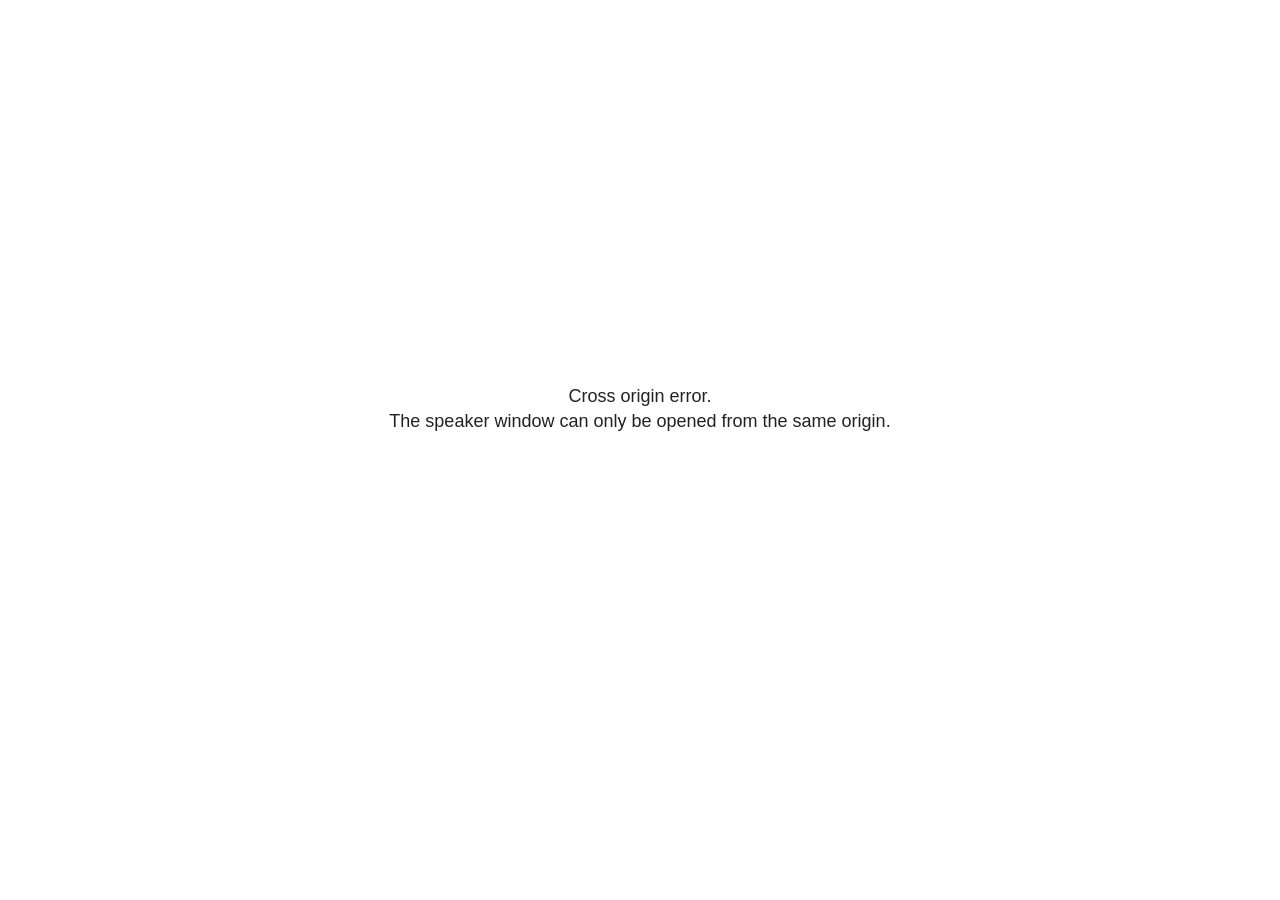
<file: docs/site_libs/revealjs/plugin/notes/speaker-view.html>
<!--
	NOTE: You need to build the notes plugin after making changes to this file.
-->
<html lang="en">
	<head>
		<meta charset="utf-8">

		<title>reveal.js - Speaker View</title>

		<style>
			body {
				font-family: Helvetica;
				font-size: 18px;
			}

			#current-slide,
			#upcoming-slide,
			#speaker-controls {
				padding: 6px;
				box-sizing: border-box;
				-moz-box-sizing: border-box;
			}

			#current-slide iframe,
			#upcoming-slide iframe {
				width: 100%;
				height: 100%;
				border: 1px solid #ddd;
			}

			#current-slide .label,
			#upcoming-slide .label {
				position: absolute;
				top: 10px;
				left: 10px;
				z-index: 2;
			}

			#connection-status {
				position: absolute;
				top: 0;
				left: 0;
				width: 100%;
				height: 100%;
				z-index: 20;
				padding: 30% 20% 20% 20%;
				font-size: 18px;
				color: #222;
				background: #fff;
				text-align: center;
				box-sizing: border-box;
				line-height: 1.4;
			}

			.overlay-element {
				height: 34px;
				line-height: 34px;
				padding: 0 10px;
				text-shadow: none;
				background: rgba( 220, 220, 220, 0.8 );
				color: #222;
				font-size: 14px;
			}

			.overlay-element.interactive:hover {
				background: rgba( 220, 220, 220, 1 );
			}

			#current-slide {
				position: absolute;
				width: 60%;
				height: 100%;
				top: 0;
				left: 0;
				padding-right: 0;
			}

			#upcoming-slide {
				position: absolute;
				width: 40%;
				height: 40%;
				right: 0;
				top: 0;
			}

			/* Speaker controls */
			#speaker-controls {
				position: absolute;
				top: 40%;
				right: 0;
				width: 40%;
				height: 60%;
				overflow: auto;
				font-size: 18px;
			}

				.speaker-controls-time.hidden,
				.speaker-controls-notes.hidden {
					display: none;
				}

				.speaker-controls-time .label,
				.speaker-controls-pace .label,
				.speaker-controls-notes .label {
					text-transform: uppercase;
					font-weight: normal;
					font-size: 0.66em;
					color: #666;
					margin: 0;
				}

				.speaker-controls-time, .speaker-controls-pace {
					border-bottom: 1px solid rgba( 200, 200, 200, 0.5 );
					margin-bottom: 10px;
					padding: 10px 16px;
					padding-bottom: 20px;
					cursor: pointer;
				}

				.speaker-controls-time .reset-button {
					opacity: 0;
					float: right;
					color: #666;
					text-decoration: none;
				}
				.speaker-controls-time:hover .reset-button {
					opacity: 1;
				}

				.speaker-controls-time .timer,
				.speaker-controls-time .clock {
					width: 50%;
				}

				.speaker-controls-time .timer,
				.speaker-controls-time .clock,
				.speaker-controls-time .pacing .hours-value,
				.speaker-controls-time .pacing .minutes-value,
				.speaker-controls-time .pacing .seconds-value {
					font-size: 1.9em;
				}

				.speaker-controls-time .timer {
					float: left;
				}

				.speaker-controls-time .clock {
					float: right;
					text-align: right;
				}

				.speaker-controls-time span.mute {
					opacity: 0.3;
				}

				.speaker-controls-time .pacing-title {
					margin-top: 5px;
				}

				.speaker-controls-time .pacing.ahead {
					color: blue;
				}

				.speaker-controls-time .pacing.on-track {
					color: green;
				}

				.speaker-controls-time .pacing.behind {
					color: red;
				}

				.speaker-controls-notes {
					padding: 10px 16px;
				}

				.speaker-controls-notes .value {
					margin-top: 5px;
					line-height: 1.4;
					font-size: 1.2em;
				}

			/* Layout selector */
			#speaker-layout {
				position: absolute;
				top: 10px;
				right: 10px;
				color: #222;
				z-index: 10;
			}
				#speaker-layout select {
					position: absolute;
					width: 100%;
					height: 100%;
					top: 0;
					left: 0;
					border: 0;
					box-shadow: 0;
					cursor: pointer;
					opacity: 0;

					font-size: 1em;
					background-color: transparent;

					-moz-appearance: none;
					-webkit-appearance: none;
					-webkit-tap-highlight-color: rgba(0, 0, 0, 0);
				}

				#speaker-layout select:focus {
					outline: none;
					box-shadow: none;
				}

			.clear {
				clear: both;
			}

			/* Speaker layout: Wide */
			body[data-speaker-layout="wide"] #current-slide,
			body[data-speaker-layout="wide"] #upcoming-slide {
				width: 50%;
				height: 45%;
				padding: 6px;
			}

			body[data-speaker-layout="wide"] #current-slide {
				top: 0;
				left: 0;
			}

			body[data-speaker-layout="wide"] #upcoming-slide {
				top: 0;
				left: 50%;
			}

			body[data-speaker-layout="wide"] #speaker-controls {
				top: 45%;
				left: 0;
				width: 100%;
				height: 50%;
				font-size: 1.25em;
			}

			/* Speaker layout: Tall */
			body[data-speaker-layout="tall"] #current-slide,
			body[data-speaker-layout="tall"] #upcoming-slide {
				width: 45%;
				height: 50%;
				padding: 6px;
			}

			body[data-speaker-layout="tall"] #current-slide {
				top: 0;
				left: 0;
			}

			body[data-speaker-layout="tall"] #upcoming-slide {
				top: 50%;
				left: 0;
			}

			body[data-speaker-layout="tall"] #speaker-controls {
				padding-top: 40px;
				top: 0;
				left: 45%;
				width: 55%;
				height: 100%;
				font-size: 1.25em;
			}

			/* Speaker layout: Notes only */
			body[data-speaker-layout="notes-only"] #current-slide,
			body[data-speaker-layout="notes-only"] #upcoming-slide {
				display: none;
			}

			body[data-speaker-layout="notes-only"] #speaker-controls {
				padding-top: 40px;
				top: 0;
				left: 0;
				width: 100%;
				height: 100%;
				font-size: 1.25em;
			}

			@media screen and (max-width: 1080px) {
				body[data-speaker-layout="default"] #speaker-controls {
					font-size: 16px;
				}
			}

			@media screen and (max-width: 900px) {
				body[data-speaker-layout="default"] #speaker-controls {
					font-size: 14px;
				}
			}

			@media screen and (max-width: 800px) {
				body[data-speaker-layout="default"] #speaker-controls {
					font-size: 12px;
				}
			}

		</style>
	</head>

	<body>

		<div id="connection-status">Loading speaker view...</div>

		<div id="current-slide"></div>
		<div id="upcoming-slide"><span class="overlay-element label">Upcoming</span></div>
		<div id="speaker-controls">
			<div class="speaker-controls-time">
				<h4 class="label">Time <span class="reset-button">Click to Reset</span></h4>
				<div class="clock">
					<span class="clock-value">0:00 AM</span>
				</div>
				<div class="timer">
					<span class="hours-value">00</span><span class="minutes-value">:00</span><span class="seconds-value">:00</span>
				</div>
				<div class="clear"></div>

				<h4 class="label pacing-title" style="display: none">Pacing – Time to finish current slide</h4>
				<div class="pacing" style="display: none">
					<span class="hours-value">00</span><span class="minutes-value">:00</span><span class="seconds-value">:00</span>
				</div>
			</div>

			<div class="speaker-controls-notes hidden">
				<h4 class="label">Notes</h4>
				<div class="value"></div>
			</div>
		</div>
		<div id="speaker-layout" class="overlay-element interactive">
			<span class="speaker-layout-label"></span>
			<select class="speaker-layout-dropdown"></select>
		</div>

		<script>

			(function() {

				var notes,
					notesValue,
					currentState,
					currentSlide,
					upcomingSlide,
					layoutLabel,
					layoutDropdown,
					pendingCalls = {},
					lastRevealApiCallId = 0,
					connected = false

				var connectionStatus = document.querySelector( '#connection-status' );

				var SPEAKER_LAYOUTS = {
					'default': 'Default',
					'wide': 'Wide',
					'tall': 'Tall',
					'notes-only': 'Notes only'
				};

				setupLayout();

				let openerOrigin;

				try {
					openerOrigin = window.opener.location.origin;
				}
				catch ( error ) { console.warn( error ) }

				// In order to prevent XSS, the speaker view will only run if its
				// opener has the same origin as itself
				if( window.location.origin !== openerOrigin ) {
					connectionStatus.innerHTML = 'Cross origin error.<br>The speaker window can only be opened from the same origin.';
					return;
				}

				var connectionTimeout = setTimeout( function() {
					connectionStatus.innerHTML = 'Error connecting to main window.<br>Please try closing and reopening the speaker view.';
				}, 5000 );

				window.addEventListener( 'message', function( event ) {

					// Validate the origin of all messages to avoid parsing messages
					// that aren't meant for us. Ignore when running off file:// so
					// that the speaker view continues to work without a web server.
					if( window.location.origin !== event.origin && window.location.origin !== 'file://' ) {
						return
					}

					clearTimeout( connectionTimeout );
					connectionStatus.style.display = 'none';

					var data = JSON.parse( event.data );

					// The overview mode is only useful to the reveal.js instance
					// where navigation occurs so we don't sync it
					if( data.state ) delete data.state.overview;

					// Messages sent by the notes plugin inside of the main window
					if( data && data.namespace === 'reveal-notes' ) {
						if( data.type === 'connect' ) {
							handleConnectMessage( data );
						}
						else if( data.type === 'state' ) {
							handleStateMessage( data );
						}
						else if( data.type === 'return' ) {
							pendingCalls[data.callId](data.result);
							delete pendingCalls[data.callId];
						}
					}
					// Messages sent by the reveal.js inside of the current slide preview
					else if( data && data.namespace === 'reveal' ) {
						if( /ready/.test( data.eventName ) ) {
							// Send a message back to notify that the handshake is complete
							window.opener.postMessage( JSON.stringify({ namespace: 'reveal-notes', type: 'connected'} ), '*' );
						}
						else if( /slidechanged|fragmentshown|fragmenthidden|paused|resumed/.test( data.eventName ) && currentState !== JSON.stringify( data.state ) ) {

							dispatchStateToMainWindow( data.state );

						}
					}

				} );

				/**
				 * Updates the presentation in the main window to match the state
				 * of the presentation in the notes window.
				 */
				const dispatchStateToMainWindow = debounce(( state ) => {
					window.opener.postMessage( JSON.stringify({ method: 'setState', args: [ state ]} ), '*' );
				}, 500);

				/**
				 * Asynchronously calls the Reveal.js API of the main frame.
				 */
				function callRevealApi( methodName, methodArguments, callback ) {

					var callId = ++lastRevealApiCallId;
					pendingCalls[callId] = callback;
					window.opener.postMessage( JSON.stringify( {
						namespace: 'reveal-notes',
						type: 'call',
						callId: callId,
						methodName: methodName,
						arguments: methodArguments
					} ), '*' );

				}

				/**
				 * Called when the main window is trying to establish a
				 * connection.
				 */
				function handleConnectMessage( data ) {

					if( connected === false ) {
						connected = true;

						setupIframes( data );
						setupKeyboard();
						setupNotes();
						setupTimer();
						setupHeartbeat();
					}

				}

				/**
				 * Called when the main window sends an updated state.
				 */
				function handleStateMessage( data ) {

					// Store the most recently set state to avoid circular loops
					// applying the same state
					currentState = JSON.stringify( data.state );

					// No need for updating the notes in case of fragment changes
					if ( data.notes ) {
						notes.classList.remove( 'hidden' );
						notesValue.style.whiteSpace = data.whitespace;
						if( data.markdown ) {
							notesValue.innerHTML = marked( data.notes );
						}
						else {
							notesValue.innerHTML = data.notes;
						}
					}
					else {
						notes.classList.add( 'hidden' );
					}

					// Update the note slides
					currentSlide.contentWindow.postMessage( JSON.stringify({ method: 'setState', args: [ data.state ] }), '*' );
					upcomingSlide.contentWindow.postMessage( JSON.stringify({ method: 'setState', args: [ data.state ] }), '*' );
					upcomingSlide.contentWindow.postMessage( JSON.stringify({ method: 'next' }), '*' );

				}

				// Limit to max one state update per X ms
				handleStateMessage = debounce( handleStateMessage, 200 );

				/**
				 * Forward keyboard events to the current slide window.
				 * This enables keyboard events to work even if focus
				 * isn't set on the current slide iframe.
				 *
				 * Block F5 default handling, it reloads and disconnects
				 * the speaker notes window.
				 */
				function setupKeyboard() {

					document.addEventListener( 'keydown', function( event ) {
						if( event.keyCode === 116 || ( event.metaKey && event.keyCode === 82 ) ) {
							event.preventDefault();
							return false;
						}
						currentSlide.contentWindow.postMessage( JSON.stringify({ method: 'triggerKey', args: [ event.keyCode ] }), '*' );
					} );

				}

				/**
				 * Creates the preview iframes.
				 */
				function setupIframes( data ) {

					var params = [
						'receiver',
						'progress=false',
						'history=false',
						'transition=none',
						'autoSlide=0',
						'backgroundTransition=none'
					].join( '&' );

					var urlSeparator = /\?/.test(data.url) ? '&' : '?';
					var hash = '#/' + data.state.indexh + '/' + data.state.indexv;
					var currentURL = data.url + urlSeparator + params + '&scrollActivationWidth=false&postMessageEvents=true' + hash;
					var upcomingURL = data.url + urlSeparator + params + '&scrollActivationWidth=false&controls=false' + hash;

					currentSlide = document.createElement( 'iframe' );
					currentSlide.setAttribute( 'width', 1280 );
					currentSlide.setAttribute( 'height', 1024 );
					currentSlide.setAttribute( 'src', currentURL );
					document.querySelector( '#current-slide' ).appendChild( currentSlide );

					upcomingSlide = document.createElement( 'iframe' );
					upcomingSlide.setAttribute( 'width', 640 );
					upcomingSlide.setAttribute( 'height', 512 );
					upcomingSlide.setAttribute( 'src', upcomingURL );
					document.querySelector( '#upcoming-slide' ).appendChild( upcomingSlide );

				}

				/**
				 * Setup the notes UI.
				 */
				function setupNotes() {

					notes = document.querySelector( '.speaker-controls-notes' );
					notesValue = document.querySelector( '.speaker-controls-notes .value' );

				}

				/**
				 * We send out a heartbeat at all times to ensure we can
				 * reconnect with the main presentation window after reloads.
				 */
				function setupHeartbeat() {

					setInterval( () => {
						window.opener.postMessage( JSON.stringify({ namespace: 'reveal-notes', type: 'heartbeat'} ), '*' );
					}, 1000 );

				}

				function getTimings( callback ) {

					callRevealApi( 'getSlidesAttributes', [], function ( slideAttributes ) {
						callRevealApi( 'getConfig', [], function ( config ) {
							var totalTime = config.totalTime;
							var minTimePerSlide = config.minimumTimePerSlide || 0;
							var defaultTiming = config.defaultTiming;
							if ((defaultTiming == null) && (totalTime == null)) {
								callback(null);
								return;
							}
							// Setting totalTime overrides defaultTiming
							if (totalTime) {
								defaultTiming = 0;
							}
							var timings = [];
							for ( var i in slideAttributes ) {
								var slide = slideAttributes[ i ];
								var timing = defaultTiming;
								if( slide.hasOwnProperty( 'data-timing' )) {
									var t = slide[ 'data-timing' ];
									timing = parseInt(t);
									if( isNaN(timing) ) {
										console.warn("Could not parse timing '" + t + "' of slide " + i + "; using default of " + defaultTiming);
										timing = defaultTiming;
									}
								}
								timings.push(timing);
							}
							if ( totalTime ) {
								// After we've allocated time to individual slides, we summarize it and
								// subtract it from the total time
								var remainingTime = totalTime - timings.reduce( function(a, b) { return a + b; }, 0 );
								// The remaining time is divided by the number of slides that have 0 seconds
								// allocated at the moment, giving the average time-per-slide on the remaining slides
								var remainingSlides = (timings.filter( function(x) { return x == 0 }) ).length
								var timePerSlide = Math.round( remainingTime / remainingSlides, 0 )
								// And now we replace every zero-value timing with that average
								timings = timings.map( function(x) { return (x==0 ? timePerSlide : x) } );
							}
							var slidesUnderMinimum = timings.filter( function(x) { return (x < minTimePerSlide) } ).length
							if ( slidesUnderMinimum ) {
								message = "The pacing time for " + slidesUnderMinimum + " slide(s) is under the configured minimum of " + minTimePerSlide + " seconds. Check the data-timing attribute on individual slides, or consider increasing the totalTime or minimumTimePerSlide configuration options (or removing some slides).";
								alert(message);
							}
							callback( timings );
						} );
					} );

				}

				/**
				 * Return the number of seconds allocated for presenting
				 * all slides up to and including this one.
				 */
				function getTimeAllocated( timings, callback ) {

					callRevealApi( 'getSlidePastCount', [], function ( currentSlide ) {
						var allocated = 0;
						for (var i in timings.slice(0, currentSlide + 1)) {
							allocated += timings[i];
						}
						callback( allocated );
					} );

				}

				/**
				 * Create the timer and clock and start updating them
				 * at an interval.
				 */
				function setupTimer() {

					var start = new Date(),
					timeEl = document.querySelector( '.speaker-controls-time' ),
					clockEl = timeEl.querySelector( '.clock-value' ),
					hoursEl = timeEl.querySelector( '.hours-value' ),
					minutesEl = timeEl.querySelector( '.minutes-value' ),
					secondsEl = timeEl.querySelector( '.seconds-value' ),
					pacingTitleEl = timeEl.querySelector( '.pacing-title' ),
					pacingEl = timeEl.querySelector( '.pacing' ),
					pacingHoursEl = pacingEl.querySelector( '.hours-value' ),
					pacingMinutesEl = pacingEl.querySelector( '.minutes-value' ),
					pacingSecondsEl = pacingEl.querySelector( '.seconds-value' );

					var timings = null;
					getTimings( function ( _timings ) {

						timings = _timings;
						if (_timings !== null) {
							pacingTitleEl.style.removeProperty('display');
							pacingEl.style.removeProperty('display');
						}

						// Update once directly
						_updateTimer();

						// Then update every second
						setInterval( _updateTimer, 1000 );

					} );


					function _resetTimer() {

						if (timings == null) {
							start = new Date();
							_updateTimer();
						}
						else {
							// Reset timer to beginning of current slide
							getTimeAllocated( timings, function ( slideEndTimingSeconds ) {
								var slideEndTiming = slideEndTimingSeconds * 1000;
								callRevealApi( 'getSlidePastCount', [], function ( currentSlide ) {
									var currentSlideTiming = timings[currentSlide] * 1000;
									var previousSlidesTiming = slideEndTiming - currentSlideTiming;
									var now = new Date();
									start = new Date(now.getTime() - previousSlidesTiming);
									_updateTimer();
								} );
							} );
						}

					}

					timeEl.addEventListener( 'click', function() {
						_resetTimer();
						return false;
					} );

					function _displayTime( hrEl, minEl, secEl, time) {

						var sign = Math.sign(time) == -1 ? "-" : "";
						time = Math.abs(Math.round(time / 1000));
						var seconds = time % 60;
						var minutes = Math.floor( time / 60 ) % 60 ;
						var hours = Math.floor( time / ( 60 * 60 )) ;
						hrEl.innerHTML = sign + zeroPadInteger( hours );
						if (hours == 0) {
							hrEl.classList.add( 'mute' );
						}
						else {
							hrEl.classList.remove( 'mute' );
						}
						minEl.innerHTML = ':' + zeroPadInteger( minutes );
						if (hours == 0 && minutes == 0) {
							minEl.classList.add( 'mute' );
						}
						else {
							minEl.classList.remove( 'mute' );
						}
						secEl.innerHTML = ':' + zeroPadInteger( seconds );
					}

					function _updateTimer() {

						var diff, hours, minutes, seconds,
						now = new Date();

						diff = now.getTime() - start.getTime();

						clockEl.innerHTML = now.toLocaleTimeString( 'en-US', { hour12: true, hour: '2-digit', minute:'2-digit' } );
						_displayTime( hoursEl, minutesEl, secondsEl, diff );
						if (timings !== null) {
							_updatePacing(diff);
						}

					}

					function _updatePacing(diff) {

						getTimeAllocated( timings, function ( slideEndTimingSeconds ) {
							var slideEndTiming = slideEndTimingSeconds * 1000;

							callRevealApi( 'getSlidePastCount', [], function ( currentSlide ) {
								var currentSlideTiming = timings[currentSlide] * 1000;
								var timeLeftCurrentSlide = slideEndTiming - diff;
								if (timeLeftCurrentSlide < 0) {
									pacingEl.className = 'pacing behind';
								}
								else if (timeLeftCurrentSlide < currentSlideTiming) {
									pacingEl.className = 'pacing on-track';
								}
								else {
									pacingEl.className = 'pacing ahead';
								}
								_displayTime( pacingHoursEl, pacingMinutesEl, pacingSecondsEl, timeLeftCurrentSlide );
							} );
						} );
					}

				}

				/**
				 * Sets up the speaker view layout and layout selector.
				 */
				function setupLayout() {

					layoutDropdown = document.querySelector( '.speaker-layout-dropdown' );
					layoutLabel = document.querySelector( '.speaker-layout-label' );

					// Render the list of available layouts
					for( var id in SPEAKER_LAYOUTS ) {
						var option = document.createElement( 'option' );
						option.setAttribute( 'value', id );
						option.textContent = SPEAKER_LAYOUTS[ id ];
						layoutDropdown.appendChild( option );
					}

					// Monitor the dropdown for changes
					layoutDropdown.addEventListener( 'change', function( event ) {

						setLayout( layoutDropdown.value );

					}, false );

					// Restore any currently persisted layout
					setLayout( getLayout() );

				}

				/**
				 * Sets a new speaker view layout. The layout is persisted
				 * in local storage.
				 */
				function setLayout( value ) {

					var title = SPEAKER_LAYOUTS[ value ];

					layoutLabel.innerHTML = 'Layout' + ( title ? ( ': ' + title ) : '' );
					layoutDropdown.value = value;

					document.body.setAttribute( 'data-speaker-layout', value );

					// Persist locally
					if( supportsLocalStorage() ) {
						window.localStorage.setItem( 'reveal-speaker-layout', value );
					}

				}

				/**
				 * Returns the ID of the most recently set speaker layout
				 * or our default layout if none has been set.
				 */
				function getLayout() {

					if( supportsLocalStorage() ) {
						var layout = window.localStorage.getItem( 'reveal-speaker-layout' );
						if( layout ) {
							return layout;
						}
					}

					// Default to the first record in the layouts hash
					for( var id in SPEAKER_LAYOUTS ) {
						return id;
					}

				}

				function supportsLocalStorage() {

					try {
						localStorage.setItem('test', 'test');
						localStorage.removeItem('test');
						return true;
					}
					catch( e ) {
						return false;
					}

				}

				function zeroPadInteger( num ) {

					var str = '00' + parseInt( num );
					return str.substring( str.length - 2 );

				}

				/**
				 * Limits the frequency at which a function can be called.
				 */
				function debounce( fn, ms ) {

					var lastTime = 0,
						timeout;

					return function() {

						var args = arguments;
						var context = this;

						clearTimeout( timeout );

						var timeSinceLastCall = Date.now() - lastTime;
						if( timeSinceLastCall > ms ) {
							fn.apply( context, args );
							lastTime = Date.now();
						}
						else {
							timeout = setTimeout( function() {
								fn.apply( context, args );
								lastTime = Date.now();
							}, ms - timeSinceLastCall );
						}

					}

				}

			})();

		</script>
	</body>
</html>
</file>
<file: docs/site_libs/quarto-html/tippy.css>
.tippy-box[data-animation=fade][data-state=hidden]{opacity:0}[data-tippy-root]{max-width:calc(100vw - 10px)}.tippy-box{position:relative;background-color:#333;color:#fff;border-radius:4px;font-size:14px;line-height:1.4;white-space:normal;outline:0;transition-property:transform,visibility,opacity}.tippy-box[data-placement^=top]>.tippy-arrow{bottom:0}.tippy-box[data-placement^=top]>.tippy-arrow:before{bottom:-7px;left:0;border-width:8px 8px 0;border-top-color:initial;transform-origin:center top}.tippy-box[data-placement^=bottom]>.tippy-arrow{top:0}.tippy-box[data-placement^=bottom]>.tippy-arrow:before{top:-7px;left:0;border-width:0 8px 8px;border-bottom-color:initial;transform-origin:center bottom}.tippy-box[data-placement^=left]>.tippy-arrow{right:0}.tippy-box[data-placement^=left]>.tippy-arrow:before{border-width:8px 0 8px 8px;border-left-color:initial;right:-7px;transform-origin:center left}.tippy-box[data-placement^=right]>.tippy-arrow{left:0}.tippy-box[data-placement^=right]>.tippy-arrow:before{left:-7px;border-width:8px 8px 8px 0;border-right-color:initial;transform-origin:center right}.tippy-box[data-inertia][data-state=visible]{transition-timing-function:cubic-bezier(.54,1.5,.38,1.11)}.tippy-arrow{width:16px;height:16px;color:#333}.tippy-arrow:before{content:"";position:absolute;border-color:transparent;border-style:solid}.tippy-content{position:relative;padding:5px 9px;z-index:1}
</file>
<file: docs/site_libs/quarto-html/quarto-syntax-highlighting-64a204ab8560d761af7679ceaba22944.css>
/* quarto syntax highlight colors */
:root {
  --quarto-hl-ot-color: #003B4F;
  --quarto-hl-at-color: #657422;
  --quarto-hl-ss-color: #20794D;
  --quarto-hl-an-color: #5E5E5E;
  --quarto-hl-fu-color: #4758AB;
  --quarto-hl-st-color: #20794D;
  --quarto-hl-cf-color: #003B4F;
  --quarto-hl-op-color: #5E5E5E;
  --quarto-hl-er-color: #AD0000;
  --quarto-hl-bn-color: #AD0000;
  --quarto-hl-al-color: #AD0000;
  --quarto-hl-va-color: #111111;
  --quarto-hl-bu-color: inherit;
  --quarto-hl-ex-color: inherit;
  --quarto-hl-pp-color: #AD0000;
  --quarto-hl-in-color: #5E5E5E;
  --quarto-hl-vs-color: #20794D;
  --quarto-hl-wa-color: #5E5E5E;
  --quarto-hl-do-color: #5E5E5E;
  --quarto-hl-im-color: #00769E;
  --quarto-hl-ch-color: #20794D;
  --quarto-hl-dt-color: #AD0000;
  --quarto-hl-fl-color: #AD0000;
  --quarto-hl-co-color: #5E5E5E;
  --quarto-hl-cv-color: #5E5E5E;
  --quarto-hl-cn-color: #8f5902;
  --quarto-hl-sc-color: #5E5E5E;
  --quarto-hl-dv-color: #AD0000;
  --quarto-hl-kw-color: #003B4F;
}

/* other quarto variables */
:root {
  --quarto-font-monospace: SFMono-Regular, Menlo, Monaco, Consolas, "Liberation Mono", "Courier New", monospace;
}

/* syntax highlight based on Pandoc's rules */
pre > code.sourceCode > span {
  color: #003B4F;
}

code.sourceCode > span {
  color: #003B4F;
}

div.sourceCode,
div.sourceCode pre.sourceCode {
  color: #003B4F;
}

/* Normal */
code span {
  color: #003B4F;
}

/* Alert */
code span.al {
  color: #AD0000;
  font-style: inherit;
}

/* Annotation */
code span.an {
  color: #5E5E5E;
  font-style: inherit;
}

/* Attribute */
code span.at {
  color: #657422;
  font-style: inherit;
}

/* BaseN */
code span.bn {
  color: #AD0000;
  font-style: inherit;
}

/* BuiltIn */
code span.bu {
  font-style: inherit;
}

/* ControlFlow */
code span.cf {
  color: #003B4F;
  font-weight: bold;
  font-style: inherit;
}

/* Char */
code span.ch {
  color: #20794D;
  font-style: inherit;
}

/* Constant */
code span.cn {
  color: #8f5902;
  font-style: inherit;
}

/* Comment */
code span.co {
  color: #5E5E5E;
  font-style: inherit;
}

/* CommentVar */
code span.cv {
  color: #5E5E5E;
  font-style: italic;
}

/* Documentation */
code span.do {
  color: #5E5E5E;
  font-style: italic;
}

/* DataType */
code span.dt {
  color: #AD0000;
  font-style: inherit;
}

/* DecVal */
code span.dv {
  color: #AD0000;
  font-style: inherit;
}

/* Error */
code span.er {
  color: #AD0000;
  font-style: inherit;
}

/* Extension */
code span.ex {
  font-style: inherit;
}

/* Float */
code span.fl {
  color: #AD0000;
  font-style: inherit;
}

/* Function */
code span.fu {
  color: #4758AB;
  font-style: inherit;
}

/* Import */
code span.im {
  color: #00769E;
  font-style: inherit;
}

/* Information */
code span.in {
  color: #5E5E5E;
  font-style: inherit;
}

/* Keyword */
code span.kw {
  color: #003B4F;
  font-weight: bold;
  font-style: inherit;
}

/* Operator */
code span.op {
  color: #5E5E5E;
  font-style: inherit;
}

/* Other */
code span.ot {
  color: #003B4F;
  font-style: inherit;
}

/* Preprocessor */
code span.pp {
  color: #AD0000;
  font-style: inherit;
}

/* SpecialChar */
code span.sc {
  color: #5E5E5E;
  font-style: inherit;
}

/* SpecialString */
code span.ss {
  color: #20794D;
  font-style: inherit;
}

/* String */
code span.st {
  color: #20794D;
  font-style: inherit;
}

/* Variable */
code span.va {
  color: #111111;
  font-style: inherit;
}

/* VerbatimString */
code span.vs {
  color: #20794D;
  font-style: inherit;
}

/* Warning */
code span.wa {
  color: #5E5E5E;
  font-style: italic;
}

.prevent-inlining {
  content: "</";
}

/*# sourceMappingURL=9d8d5bb603a83b8298b89080a598c93b.css.map */
</file>
